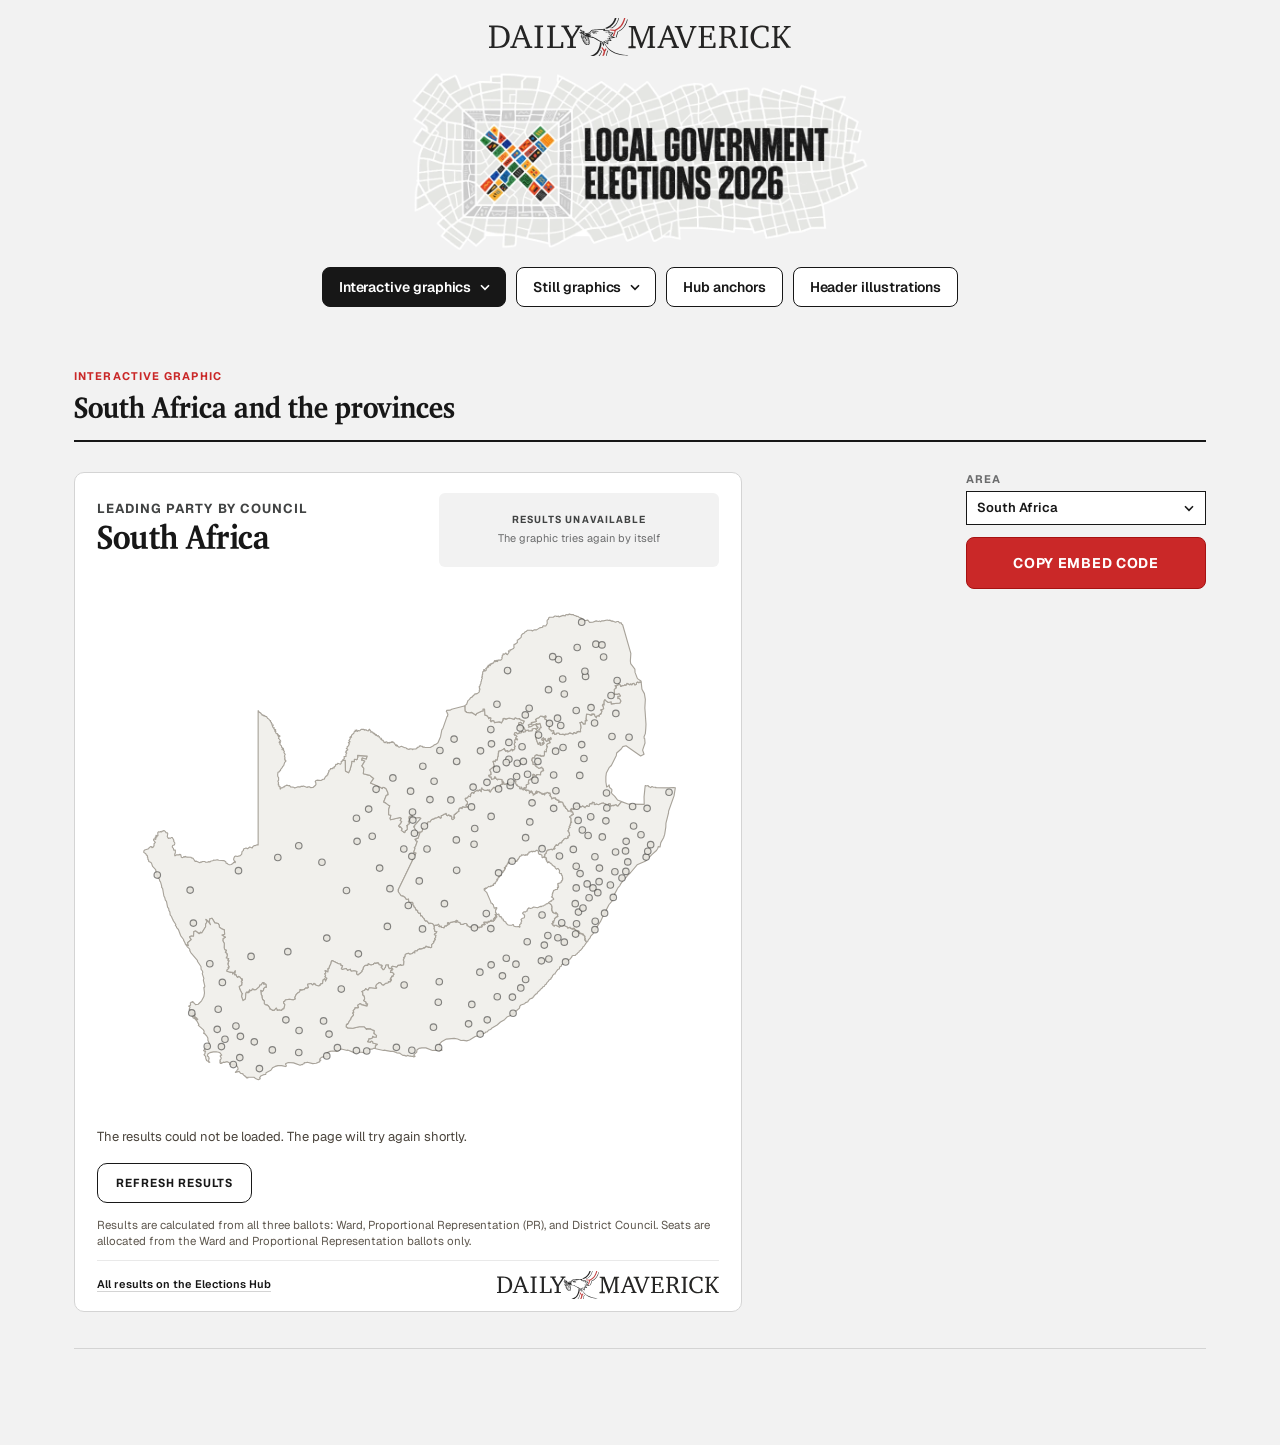
<file: index.html>
<!doctype html>
<html lang="en">
<head>
<meta charset="utf-8">
<meta name="viewport" content="width=device-width, initial-scale=1">
<meta name="robots" content="noindex">
<title>Elections 2026 graphics library v3 · Daily Maverick</title>
<link rel="stylesheet" href="https://fonts.googleapis.com/css2?family=Charis+SIL:ital,wght@0,400;0,700;1,400&family=Geist:wght@400;500;600;700&family=Archivo:wdth,wght@87.5,700&display=swap">
<style>@font-face{font-family:"DM Custom";src:url("fonts/DMCustomMar2026-V2-Bold.woff2") format("woff2");font-weight:700;font-style:normal;font-display:swap}</style>
<link rel="stylesheet" href="library.css?v=18">
</head>
<body>
<header class="lib-brand"><a href="https://www.dailymaverick.co.za" aria-label="Daily Maverick"><img src="assets/DM_Masthead_2026.svg" alt="Daily Maverick" class="lib-logo" width="3495" height="441"></a><img src="assets/LGE2026-logo.webp" alt="Local Government Elections 2026" class="lib-lge" width="1000" height="394"></header>
<nav class="lib-top" aria-label="Graphics library"></nav>
<main class="lib-main">
<h2 class="lib-group">South Africa and the provinces</h2>
<div class="lib-cards" id="lib-cards-area"></div>
<h2 class="lib-group">Councils and wards</h2>
<div class="lib-cards" id="lib-cards-muni"></div>
<h2 class="lib-group">The landscape since 2021</h2>
<div class="lib-cards" id="lib-cards-story"></div>
</main>
<script src="config.js"></script>
<script src="graphics.js?v=24"></script>
<script src="councils.js"></script>
<script src="library.js?v=24"></script>
<script src="districts.js"></script>
<script src="anchors.js?v=3"></script>
<script src="illustrations.js?v=6"></script>
</body>
</html>
</file>
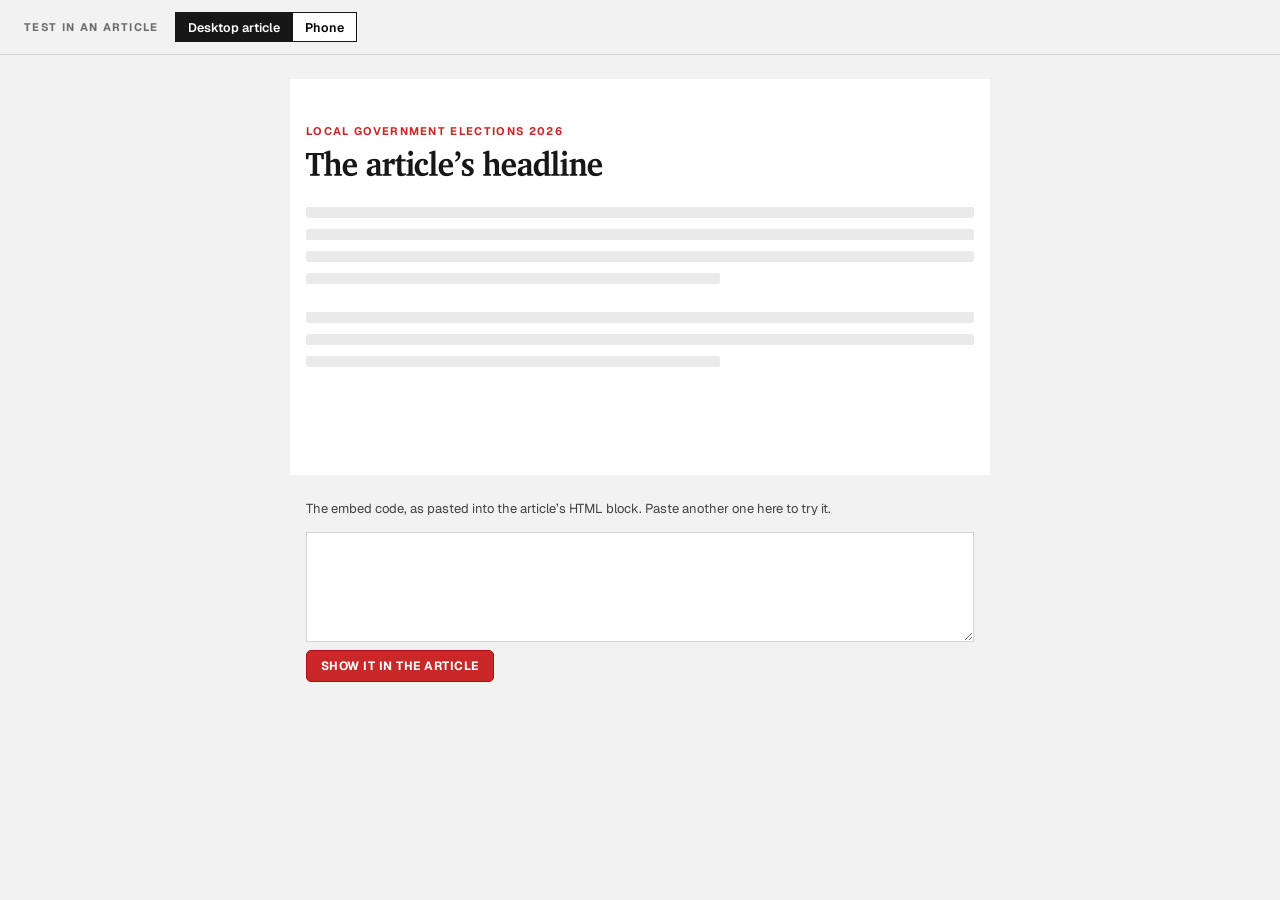
<file: article-test.html>
<!doctype html>
<html lang="en">
<head>
<meta charset="utf-8">
<meta name="viewport" content="width=device-width, initial-scale=1">
<meta name="robots" content="noindex">
<title>Test an embed in an article · Daily Maverick elections graphics</title>
<link rel="stylesheet" href="https://fonts.googleapis.com/css2?family=Charis+SIL:wght@400;700&family=Geist:wght@400;600;700&display=swap">
<style>@font-face{font-family:"DM Custom";src:url("fonts/DMCustomMar2026-V2-Bold.woff2") format("woff2");font-weight:700;font-style:normal;font-display:swap}
*{box-sizing:border-box}html{background:#F2F2F2}body{margin:0;font-family:Geist,"Helvetica Neue",Arial,sans-serif;color:#171717;-webkit-font-smoothing:antialiased}
a{color:#171717}a:hover{color:#CA2828}
.t-top{display:flex;flex-wrap:wrap;align-items:center;gap:10px 16px;padding:12px 24px;border-bottom:1px solid #D4D4D4}
.t-top b{font-size:11px;letter-spacing:.12em;text-transform:uppercase;color:#6B6C6D}
.t-seg{display:inline-flex}.t-seg button{height:30px;padding:0 12px;border:1px solid #171717;margin-right:-1px;background:#fff;font:600 12.5px Geist,sans-serif;cursor:pointer}.t-seg button.is-on{background:#171717;color:#fff}
.t-note{flex:1 1 320px;font-size:13px;line-height:1.45;color:#414343;margin:0}
.t-page{background:#fff;margin:24px auto 0;padding:40px 16px 80px;max-width:700px;transition:max-width .2s}
.t-page.is-phone{max-width:375px}
.t-col{max-width:668px;margin:0 auto}
.t-kick{font-size:11px;font-weight:700;letter-spacing:.12em;text-transform:uppercase;color:#CA2828}
.t-h{font-family:"DM Custom",Georgia,serif;font-size:34px;line-height:1.1;margin:8px 0 22px}
.t-lines{display:grid;gap:11px;margin:0 0 28px}.t-lines i{display:block;height:11px;border-radius:2px;background:#EAEAEA}.t-lines i:last-child{width:62%}
.t-embed{margin:0 0 28px}
.t-code{max-width:700px;margin:24px auto 0;padding:0 16px}
.t-code textarea{display:block;width:100%;height:110px;padding:8px 10px;border:1px solid #D4D4D4;font:12px/1.5 ui-monospace,Menlo,Consolas,monospace}
.t-code button{margin-top:8px;height:32px;padding:0 14px;border-radius:5px;border:1px solid #A61212;background:#CA2828;color:#fff;font:700 12px Geist,sans-serif;letter-spacing:.04em;text-transform:uppercase;cursor:pointer}
.t-code p{font-size:13px;line-height:1.5;color:#414343}</style>
</head>
<body>
<div class="t-top"><b>Test in an article</b><span class="t-seg" id="t-w"><button type="button" class="is-on" data-v="d">Desktop article</button><button type="button" data-v="p">Phone</button></span><p class="t-note" id="t-note"></p></div>
<div class="t-page" id="t-page"><div class="t-col"><span class="t-kick">Local government elections 2026</span><div class="t-h">The article&rsquo;s headline</div><div class="t-lines" aria-hidden="true"><i></i><i></i><i></i><i></i></div><div class="t-embed" id="t-embed"></div><div class="t-lines" aria-hidden="true"><i></i><i></i><i></i></div></div></div>
<div class="t-code"><p>The embed code, as pasted into the article&rsquo;s HTML block. Paste another one here to try it.</p><textarea id="t-src" spellcheck="false" aria-label="Embed code"></textarea><button type="button" id="t-go">Show it in the article</button></div>
<script src="config.js"></script>
<script>
(function () {
  var C = window.EHX_CONFIG || {}, here = location.href.replace(/[#?].*$/, '').replace(/[^\/]*$/, '');
  var local = location.protocol === 'file:' || /(^|\.)claudeusercontent\.com$|^localhost$|^127\.|^10\.|^192\.168\./.test(location.hostname);
  var pub = String(C.publicBase || '').replace(/\/?$/, '/'), src = document.getElementById('t-src'), box = document.getElementById('t-embed');
  var h = /(?:^|&)code=([^&]*)/.exec(location.hash.slice(1));
  src.value = h ? decodeURIComponent(h[1]) : '';
  // the code as an article would run it: the markup, then its scripts (scripts put in with innerHTML don't run by themselves)
  function show() {
    var c = src.value, note = '';
    if (local && pub && c.indexOf(pub) >= 0) { c = c.split(pub).join(here).split(JSON.stringify(new URL(pub).origin)).join(JSON.stringify(location.origin)); note = 'This is a preview copy: the frame loads this copy\u2019s files in place of ' + pub + ', the address the code points at.'; }
    document.getElementById('t-note').textContent = note || 'The frame in the article is the code exactly as pasted.';
    window.__dmEhx = 0;
    box.innerHTML = c;
    [].forEach.call(box.querySelectorAll('script'), function (s) { var n = document.createElement('script'); n.textContent = s.textContent; s.parentNode.replaceChild(n, s); });
  }
  document.getElementById('t-go').addEventListener('click', show);
  document.getElementById('t-w').addEventListener('click', function (e) {
    var b = e.target.closest('button'); if (!b) return;
    [].forEach.call(b.parentNode.children, function (x) { x.classList.toggle('is-on', x === b); });
    document.getElementById('t-page').classList.toggle('is-phone', b.getAttribute('data-v') === 'p');
  });
  if (src.value) show();
})();
</script>
</body>
</html>
</file>
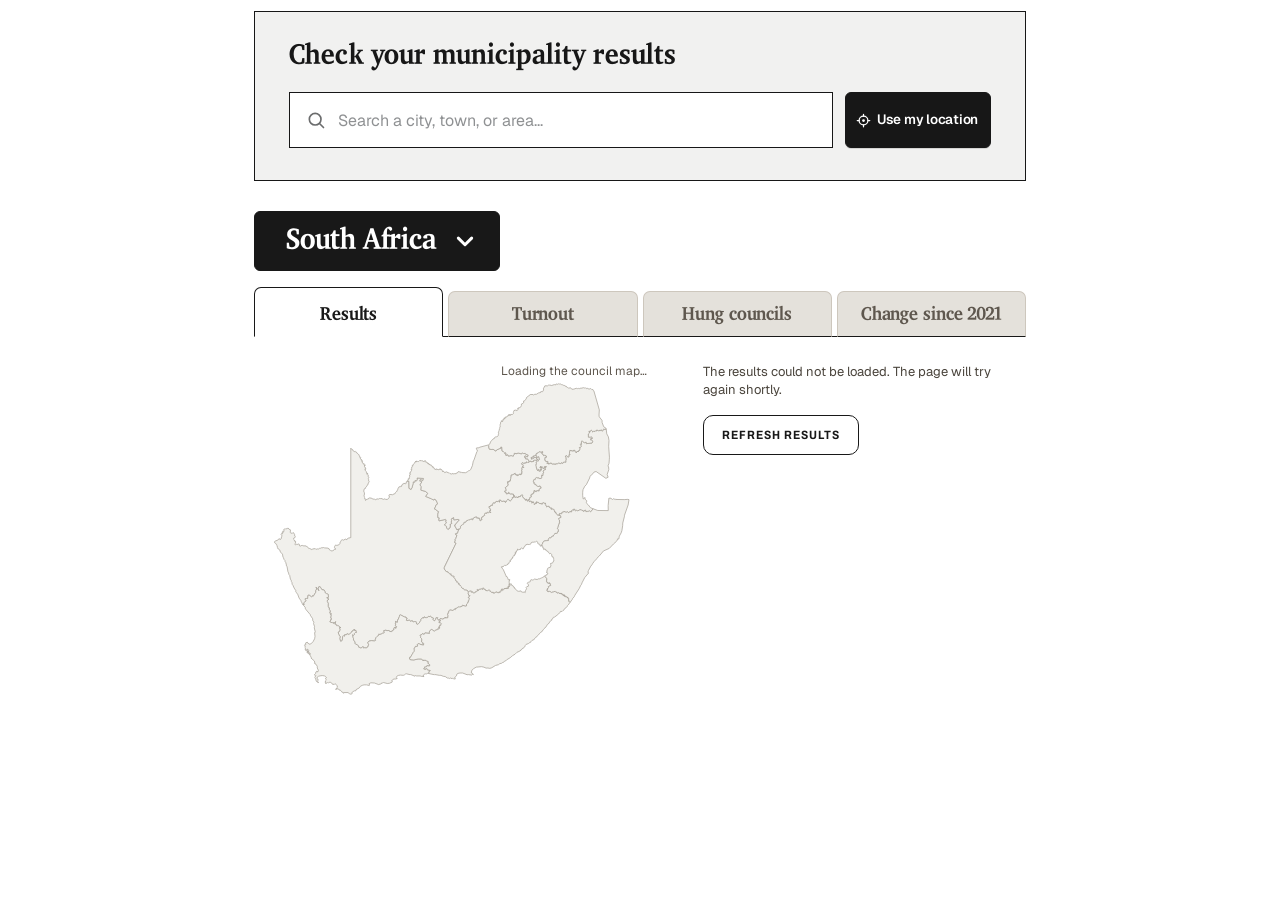
<file: graphic.html>
<!doctype html>
<html lang="en">
<head>
<meta charset="utf-8">
<meta name="viewport" content="width=device-width, initial-scale=1">
<meta name="robots" content="noindex">
<title>Elections 2026 · Daily Maverick</title>
<link rel="stylesheet" href="hub/elections-hub-post-v26.css?v=2">
<style>@font-face{font-family:"DM Custom";src:url("fonts/DMCustomMar2026-V2-Bold.woff2") format("woff2");font-weight:700;font-style:normal;font-display:swap}</style>
<link rel="stylesheet" href="embed.css?v=54">
<link rel="stylesheet" href="embed-fit.css?v=33">
<script src="config.js"></script>
<script src="graphics.js?v=24"></script>
<script src="embed-boot.js?v=9"></script>
</head>
<body>
<!-- One graphic of the Elections Hub (post-elections v26), picked by the address: see README.md. The markup is the hub's (the municipality finder and the results tabs), without its mastheads, story feeds and buttons; embed.js adds the title, the count's progress and the credit around the graphic. -->
<div id="dm-eh" class="dm-eh" data-api="" data-year="2026" data-phase="auto" data-declared="" data-deadline="" data-files="data">
<section class="eh-hero" data-screen-label="02 Hero & municipality lookup" style="padding: 3px 0px 16px"><div class="eh-hero-inner" style="display: block; font-family: &quot;Charis SIL&quot;; font-size: 17px"><div style="margin-top:0;"><div class="mf-widget" id="mf-widget" aria-label="Find my municipality"><div class="mf-search" style="padding: 30px 34px 32px"><div class="mf-search-head"><div><h3 style="font-size: 29px; margin: 0px 0px 2px">Check your municipality results</h3></div></div><div class="mf-find"><div class="mf-combo"><div class="mf-input-row" id="mf-input-row"><span class="mf-search-icon" aria-hidden="true"><svg width="20" height="20" viewBox="0 0 24 24" fill="none"><circle cx="11" cy="11" r="7" stroke="currentColor" stroke-width="2"></circle><line x1="16.5" y1="16.5" x2="21" y2="21" stroke="currentColor" stroke-width="2" stroke-linecap="round"></line></svg></span><input id="mf-input" class="mf-input" type="text" autocomplete="off" autocorrect="off" autocapitalize="off" enterkeyhint="search" spellcheck="false" placeholder="Search a city, town, or area..." aria-label="Search a city, town, or area" aria-autocomplete="list" aria-controls="mf-suggest" aria-expanded="false"><button id="mf-clear" class="mf-clear" type="button" aria-label="Clear and search again" hidden><svg width="16" height="16" viewBox="0 0 24 24" fill="none" aria-hidden="true"><line x1="5" y1="5" x2="19" y2="19" stroke="currentColor" stroke-width="2.2" stroke-linecap="round"></line><line x1="19" y1="5" x2="5" y2="19" stroke="currentColor" stroke-width="2.2" stroke-linecap="round"></line></svg></button></div><div id="mf-suggest" class="mf-suggest" role="listbox" aria-label="Place suggestions"></div></div><button id="mf-locate" class="mf-locate" type="button" aria-describedby="mf-loc-msg"><svg width="18" height="18" viewBox="0 0 24 24" fill="none" stroke="currentColor" stroke-width="2" stroke-linecap="round" aria-hidden="true"><circle cx="12" cy="12" r="7"></circle><circle cx="12" cy="12" r="2.2" fill="currentColor" stroke="none"></circle><path d="M12 2v3M12 19v3M2 12h3M19 12h3"></path></svg><span class="mf-locate-lbl" style="letter-spacing: -0.25px">Use my location</span></button></div><p class="mf-loc-msg" id="mf-loc-msg" role="status" aria-live="polite" hidden></p><p class="mf-hint" id="mf-hint"></p></div><div id="mf-file" class="mf-file" data-screen-label="02 Municipal file" aria-live="polite"><div class="mf-file-banner"><div><h2 id="mf-file-name">—</h2><div class="type" id="mf-file-type">DISTRICT MUNICIPALITY · KWAZULU-NATAL </div><div class="mf-banner-facts" id="mf-banner-facts"></div></div><div class="mf-file-map" aria-hidden="true"><div class="mf-map-svg" id="mf-file-map-svg"></div></div></div><div class="mf-file-inner-body" style="padding-top: 24px"><div class="mf-file-body" id="mf-file-body"></div><div class="mf-ward" id="mf-ward" hidden style="padding-top: 40px"><div class="mf-ward-row" id="mf-ward-row"><span class="mf-ward-ic" aria-hidden="true"><svg width="20" height="20" viewBox="0 0 24 24" fill="none"><circle cx="12" cy="12" r="8" stroke="currentColor" stroke-width="2"></circle><circle cx="12" cy="12" r="2.6" fill="currentColor"></circle></svg></span><select id="mf-ward-select" class="mf-ward-select" aria-label="Your ward"><option value="">Choose your ward&hellip;</option></select><span class="mf-ward-chev" aria-hidden="true">&#9662;</span></div><p class="mf-ward-help" style="text-align:right;font-size:14px">Not sure? <a href="https://www.elections.org.za/pw/voter/Who-Is-My-Ward-Councillor" target="_blank" rel="noopener">Find your ward</a></p><div class="mf-wardgov" id="mf-wardgov" hidden></div><div class="mf-wardpanel" id="mf-wardpanel" hidden></div></div><div class="mf-stories" id="mf-stories" hidden></div></div></div></div></div></div></section>
<section class="eh-section eh-tabs-sec" id="eh-tabs-sec" data-screen-label="03 Results tabs"><div class="eh-wrap"><div class="eh-tabs-head"><div class="res-h"><div class="res-dslot" id="res-dslot" role="status" hidden></div><div class="res-pick" id="res-pick"><button class="res-pbtn" id="res-pick-btn" type="button" aria-label="Area: South Africa" aria-expanded="false" aria-controls="res-pick-menu"><span class="res-pface"><span class="res-pname" id="res-pick-name">South Africa</span><svg class="res-pchev" viewBox="0 0 12 12" aria-hidden="true"><path d="M2 4.25l4 4 4-4"></path></svg></span></button><div class="res-pmenu" id="res-pick-menu" role="group" aria-label="Choose an area" hidden></div></div></div><div class="eh-tabs" id="eh-tabs" role="tablist" aria-label="Results"><button type="button" class="eh-tab is-on" id="eh-tab-all" role="tab" aria-selected="true" aria-controls="eh-res" data-tab="all">Results</button><button type="button" class="eh-tab" id="eh-tab-turnout" role="tab" aria-selected="false" aria-controls="eh-res" data-tab="turnout" tabindex="-1">Turnout</button><button type="button" class="eh-tab" id="eh-tab-hung" role="tab" aria-selected="false" aria-controls="eh-hung" data-tab="hung" tabindex="-1">Hung councils<b class="eh-tab-n" id="eh-tab-hung-n" hidden></b></button><button type="button" class="eh-tab" id="eh-tab-cmp" role="tab" aria-selected="false" aria-controls="eh-cmp" data-tab="cmp" tabindex="-1">Change since 2021</button></div></div>
<div class="eh-res eh-tab-panel" id="eh-res" role="tabpanel" aria-labelledby="eh-tab-all" data-screen-label="03 Results / Turnout"><div class="res-state" id="res-state" aria-live="polite"></div><div class="res-grid"><div class="res-map" id="res-map"></div><div class="res-board"><div class="res-stand" id="res-stand"></div></div></div><div class="res-tbl" id="res-tbl"></div></div>
<div class="eh-hung eh-tab-panel" id="eh-hung" role="tabpanel" aria-labelledby="eh-tab-hung" data-screen-label="04 Hung councils" hidden><div class="eh-hung-body" id="eh-hung-body" aria-live="polite"></div></div>
<div class="eh-cmp eh-tab-panel" id="eh-cmp" role="tabpanel" aria-labelledby="eh-tab-cmp" data-screen-label="05 Change since 2021" hidden><div class="eh-cmp-body" id="eh-cmp-body" aria-live="polite"></div></div>
</div></section>
<div class="eh-live-more" id="eh-live-more" hidden></div>
<div class="mf-modal" id="mf-resp-modal" hidden><div class="mf-modal-backdrop" data-resp-close></div><div class="mf-modal-dialog" role="dialog" aria-modal="true" aria-labelledby="mf-resp-title" style="padding: 40px 44px 42px"><button class="mf-modal-x" type="button" data-resp-close aria-label="Close">&times;</button><h2 class="mf-modal-title" id="mf-resp-title"></h2><div class="mf-modal-body" id="mf-resp-body"></div></div></div>
<script type="application/json" id="eh-sittings">{}</script>
</div>
<script>
/* the settings in config.js on the hub's root, then the hub: the live build, or the preview build for the sample count and the 2021 results */
(function () {
  var C = window.EHX_CONFIG || {}, X = window.EHX || {}, r = document.getElementById('dm-eh'), q = new URL(location.href).searchParams, dec = C.declared || '';
  if (X.data === 'sample') dec = q.get('decl') === '1' ? q.get('now') || '2026-11-05' : '';
  if (dec) r.setAttribute('data-declared', dec);
  if (C.deadline) r.setAttribute('data-deadline', C.deadline);
  if (C.votingDay) r.setAttribute('data-voting-day', C.votingDay);
  if (C.sittings && Object.keys(C.sittings).length) document.getElementById('eh-sittings').textContent = JSON.stringify(C.sittings);
  document.write('<script src="hub/elections-hub-post-v26' + (X.build === 'preview' ? '-preview' : '') + '.js?v=9"><\/script>');
})();
</script>
<script src="export.js?v=2"></script>
<script src="embed.js?v=48"></script>
<script src="embed-fit.js?v=34"></script>
</body>
</html>
</file>
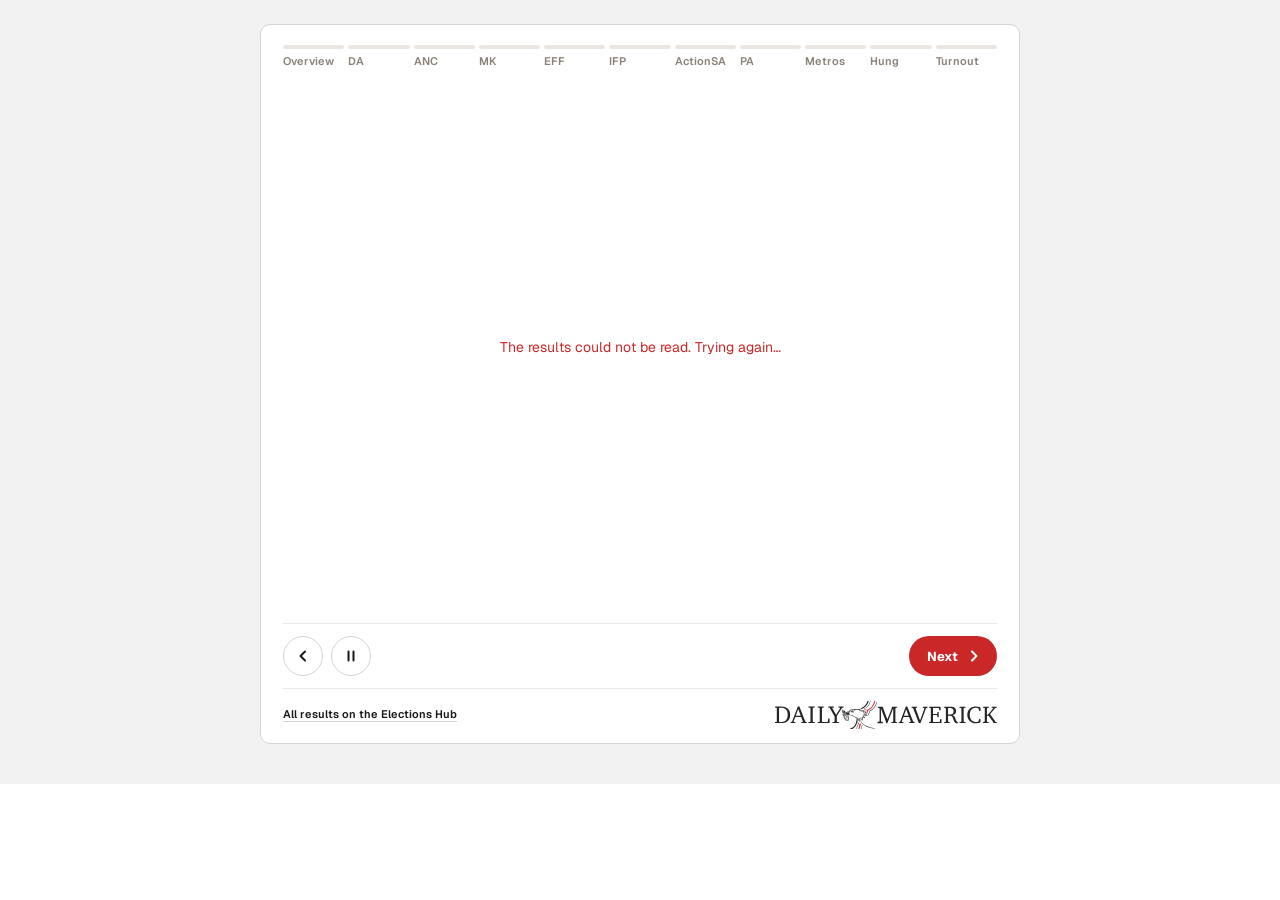
<file: story.html>
<!doctype html>
<html lang="en">
<head>
<meta charset="utf-8">
<meta name="viewport" content="width=device-width, initial-scale=1">
<meta name="robots" content="noindex">
<title>Since 2021 · Elections 2026 · Daily Maverick</title>
<link rel="stylesheet" href="https://fonts.googleapis.com/css2?family=Charis+SIL:ital,wght@0,400;0,700;1,400&family=Geist:wght@100..900&family=Archivo:wdth,wght@87.5,700&display=swap">
<style>@font-face{font-family:"DM Custom";src:url("fonts/DMCustomMar2026-V2-Bold.woff2") format("woff2");font-weight:700;font-style:normal;font-display:swap}</style>
<link rel="stylesheet" href="story.css?v=3">
<script src="config.js"></script>
<script src="graphics.js?v=24"></script>
</head>
<body>
<!-- Since 2021 (library v3.16): the story (embed=story) or one of its frames (embed=frame&view=<frame>), drawn from the 2021 and 2026 results read from the RevEngine IEC service. See README.md, "Since 2021". -->
<div id="dm-eh" class="sx"></div>
<script src="story-data.js?v=2"></script>
<script src="story-frames.js?v=2"></script>
<script src="story.js?v=2"></script>
<script src="export.js?v=2"></script>
</body>
</html>
</file>
<file: library.css>
/* library.css — the graphics library: a grey page, the graphics on it in their own white cards (Daily Maverick: Geist for the interface,
   DM Custom for headings, Charis SIL for copy). */
:root{--dm-red:#CA2828;--dm-red-dark:#A61212;--ink-1:#171717;--ink-2:#292929;--ink-3:#414343;--ink-4:#6B6C6D;--hair:#D4D4D4;--hair-2:#E2E2E2;--page:#F2F2F2;--ui:"Geist","Helvetica Neue",Arial,sans-serif;--display:"DM Custom",Georgia,serif;--serif:"Charis SIL",Georgia,"Times New Roman",serif}
*{box-sizing:border-box}
html{background:var(--page)}
body{margin:0;font-family:var(--ui);color:var(--ink-1);-webkit-font-smoothing:antialiased;text-wrap:pretty}
a{color:var(--ink-1)}
a:hover{color:var(--dm-red)}
button{font:inherit}
/* the top: Daily Maverick's masthead above the Local Government Elections logo, centred; under it
   the bar of menus, which stays at the top of the window */
.lib-brand{display:flex;flex-direction:column;align-items:center;gap:14px;padding:18px 24px 6px}
.lib-lge{display:block;width:460px;max-width:100%;height:auto}
.lib-logo{height:38px;width:auto;max-width:100%;display:block}
.lib-top{position:sticky;top:0;z-index:5;display:flex;flex-wrap:wrap;align-items:center;justify-content:center;gap:10px;padding:10px 24px;background:var(--page)}
.lib-main{max-width:1180px;margin:0 auto;padding:0 24px 96px}
/* the preview settings */
.lib-set{display:grid;gap:10px;padding:18px 0 22px;border-bottom:1px solid var(--hair)}
.lib-set-row{display:flex;flex-wrap:wrap;align-items:center;gap:8px 14px}
.lbl{font-size:11px;font-weight:700;letter-spacing:.1em;text-transform:uppercase;color:var(--ink-4)}
.lib-set-row > .lbl{width:132px;flex:none}
.lib-seg{display:inline-flex;flex-wrap:wrap}
.lib-seg button{height:32px;padding:0 13px;border:1px solid var(--ink-1);margin:0 -1px 0 0;background:#fff;color:var(--ink-1);font-size:12.5px;font-weight:600;cursor:pointer;white-space:nowrap}
.lib-seg button:hover{background:#F7F7F7}
.lib-seg button.is-on{background:var(--ink-1);color:#fff}
.lib-set-note{margin:0;font-size:13px;line-height:1.5;color:var(--ink-3)}
.lib-set-note:empty{display:none}
.lib-base{display:flex;flex-wrap:wrap;align-items:center;gap:6px 10px;font-size:13px;line-height:1.5;color:var(--ink-3)}
.lib-base code{font:12.5px/1.4 ui-monospace,SFMono-Regular,Menlo,Consolas,monospace;color:var(--ink-1);word-break:break-all}
.lib-dot{display:inline-flex;align-items:center;gap:6px;font-weight:600}
.lib-dot::before{content:"";width:8px;height:8px;border-radius:50%;background:#B7B7B7}
.lib-dot.is-ok{color:#17843A}.lib-dot.is-ok::before{background:#17843A}
.lib-dot.is-bad{color:var(--dm-red)}.lib-dot.is-bad::before{background:var(--dm-red)}
.lib-group{font-family:var(--display);font-size:30px;line-height:1.1;margin:52px 0 0;padding:0 0 14px;border-bottom:2px solid var(--ink-1)}
/* a graphic */
.lib-cards{display:grid}.lib-cards[hidden],.lib-group[hidden]{display:none}
/* the graphic, and beside it (over it, where the two do not fit side by side) the pickers, one under the other, with the card's big
   button (Copy embed code, or Download PNG at twice the size) and its message under them; the kind of graphic over the group's heading.
   wrap-reverse puts the pickers' row on top when they wrap; in it flex-end is the top */
.g{display:flex;flex-wrap:wrap-reverse;align-items:flex-end;gap:22px 40px;padding:30px 0 36px;border-bottom:1px solid var(--hair)}
.g-mode{display:flex;flex-wrap:wrap;align-items:center;gap:6px 10px;margin:0 0 7px;font-size:11px;font-weight:700;letter-spacing:.1em;text-transform:uppercase;color:var(--dm-red)}
.lib-mode{margin:52px 0 10px}.lib-mode + .lib-group{margin-top:0}
.g-side{flex:0 0 240px;display:grid;gap:12px;align-content:start;min-width:0}
.g-pick{display:flex;flex-direction:column;gap:12px}
.g-pick:empty{display:none}
.g-pick label{display:flex;flex-direction:column;gap:5px}
.g-pick select{font:600 13px/1.2 var(--ui);color:var(--ink-1);height:34px;width:100%;padding:0 30px 0 10px;border:1px solid var(--ink-1);border-radius:0;background:#fff url("data:image/svg+xml,%3Csvg xmlns='http://www.w3.org/2000/svg' width='12' height='12' viewBox='0 0 12 12'%3E%3Cpath d='M2 4.25l4 4 4-4' fill='none' stroke='%23171717' stroke-width='1.6'/%3E%3C/svg%3E") no-repeat right 10px center;appearance:none;-webkit-appearance:none}
.g-pick .lib-seg{padding:0 1px 1px 0}
.g-pick .lib-seg button{flex:1 1 auto;height:34px;margin:0 -1px -1px 0;padding:0 10px}
.g-stage{order:-1;flex:1 1 auto;min-width:0;overflow-x:auto}
.g-stage iframe{display:block;width:668px;max-width:100%;height:760px;border:0;background:transparent}
/* v3.4 · a still graphic's frame is always laid out at the width picked (the image's); a narrower window shows it smaller (library.js fitStill) */
.g.is-still .g-stage{overflow:hidden}
.g.is-still .g-stage iframe{max-width:none;transform-origin:0 0}
.btn{display:inline-flex;align-items:center;justify-content:center;height:32px;padding:0 14px;border-radius:5px;border:1px solid var(--hair);background:#fff;color:var(--ink-1);font-size:12px;font-weight:700;letter-spacing:.04em;text-transform:uppercase;text-decoration:none;cursor:pointer;white-space:nowrap;transition:transform .12s ease,box-shadow .12s ease}
.btn:hover{transform:scale(1.035);box-shadow:0 1px 5px rgba(0,0,0,.16);color:var(--ink-1)}
.btn:disabled{opacity:.55;cursor:default;transform:none;box-shadow:none}
.btn.is-primary{background:var(--dm-red);border-color:var(--dm-red-dark);color:#fff;height:36px;padding:0 18px;font-size:12.5px}
.btn.is-primary:hover{color:#fff}
.btn.is-big{width:100%;height:52px;padding:0 20px;border-radius:8px;font-size:14px;letter-spacing:.05em}
.btn.is-big:hover{transform:scale(1.015)}
.g-pick select{text-overflow:ellipsis}
.btn.is-done{background:#17843A;border-color:#106B2D;color:#fff}
.g-msg{margin:0;font-size:13px;line-height:1.45;color:var(--ink-3)}
.g-msg:empty{display:none}
.g-msg.is-err{color:var(--dm-red)}
.lib-notes{padding-top:44px;max-width:780px}
.lib-notes h2{font-family:var(--display);font-size:24px;margin:0 0 12px}
.lib-notes p{font-family:var(--serif);font-size:16px;line-height:1.6;margin:0 0 12px;color:var(--ink-2)}
.lib-shot{position:fixed;left:0;top:0;border:0;opacity:0;pointer-events:none;z-index:-1}
/* the menus: Interactive graphics and Still graphics in the bar open every graphic, in the page's two groups, with a snapshot of each */
.lib-nav{display:flex;align-items:center;gap:10px}
.lib-nav-lead{margin:0 0 -12px;max-width:760px;font-family:var(--serif);font-size:15px;line-height:1.5;color:var(--ink-2)}
.lib-nav-btn{display:inline-flex;align-items:center;gap:8px;height:40px;padding:0 14px 0 16px;border:1px solid var(--ink-1);border-radius:8px;background:#fff;color:var(--ink-1);font-size:14px;font-weight:600;line-height:1;letter-spacing:-.005em;cursor:pointer;white-space:nowrap}
.lib-nav-btn:hover{background:#F7F7F7}
.lib-nav-btn.is-active,.lib-nav-btn[aria-expanded="true"]{background:var(--ink-1);color:#fff}
.lib-nav-btn svg{flex:none;width:12px;height:12px;fill:none;stroke:currentColor;stroke-width:1.7;transition:transform .15s ease}
.lib-nav-btn[aria-expanded="true"] svg{transform:rotate(180deg)}
.lib-page-btn{padding:0 16px}
.lib-nav-scrim{position:fixed;left:0;right:0;top:var(--bar-b,61px);bottom:0;background:rgba(23,23,23,.32)}
.lib-nav-panel{position:absolute;left:0;right:0;top:100%;max-height:calc(100vh - var(--bar-b,61px));overflow-y:auto;overscroll-behavior:contain;background:var(--page);border-bottom:1px solid var(--hair);box-shadow:0 18px 36px -14px rgba(0,0,0,.3)}
.lib-nav-scrim[hidden],.lib-nav-panel[hidden]{display:none}
.lib-nav-in{max-width:1180px;margin:0 auto;padding:22px 24px 30px;display:grid;gap:28px}
.lib-nav-hd{display:grid;gap:10px;margin:0 0 -4px}.lib-nav-hd .lib-nav-lead{margin:0}
.lib-nav-tl{display:flex;flex-wrap:wrap;align-items:center;gap:10px 18px}
.lib-nav-title{font-family:var(--display);font-size:42px;line-height:1.08;margin:0}
.lib-nav-only{display:inline-flex;align-items:center;min-height:32px;padding:4px 12px;border-radius:4px;background:var(--dm-red);color:#fff;font-size:13px;font-weight:700;letter-spacing:.08em;text-transform:uppercase}
.g-only{padding:3px 7px;border-radius:3px;background:var(--dm-red);color:#fff}
.lib-nav-h{font-family:var(--display);font-size:19px;line-height:1.15;margin:0 0 14px;padding:0 0 9px;border-bottom:2px solid var(--ink-1)}
.lib-nav-tiles{list-style:none;margin:0;padding:0;display:grid;grid-template-columns:repeat(6,minmax(0,1fr));gap:18px 16px}
.lib-nav-tile{display:flex;flex-direction:column;gap:6px;min-width:0}
.lib-nav-a{display:flex;flex-direction:column;gap:9px;color:var(--ink-1);text-decoration:none}
.lib-nav-img{display:block;aspect-ratio:4/3;background:#fff;border:1px solid var(--hair);overflow:hidden;transition:border-color .12s ease,box-shadow .12s ease}
.lib-nav-img img{display:block;width:100%;height:100%;object-fit:cover}
.lib-nav-a:hover .lib-nav-img,.lib-nav-a:focus-visible .lib-nav-img{border-color:var(--ink-1);box-shadow:0 2px 10px rgba(0,0,0,.14)}
.lib-nav-a:focus-visible{outline:none}.lib-nav-tile.is-current .lib-nav-img{border-color:var(--ink-1);box-shadow:0 0 0 1px var(--ink-1)}
.lib-nav-name{font-family:var(--display);font-size:15.5px;line-height:1.2}
.lib-nav-a:hover .lib-nav-name,.lib-nav-a:focus-visible .lib-nav-name{color:var(--dm-red)}
.lib-nav-views{display:flex;flex-wrap:wrap;gap:3px 10px;font-size:12px;line-height:1.35}
.lib-nav-views a{color:var(--ink-3);font-weight:500;text-decoration:none}
.lib-nav-views a:hover,.lib-nav-views a:focus-visible{color:var(--dm-red);text-decoration:underline}
/* a card arrived at from the menu */
.g{scroll-margin-top:76px}
.g.is-target{animation:lib-arrive 2.4s ease-out}
@keyframes lib-arrive{0%,35%{background:#fff;box-shadow:0 0 0 16px #fff}100%{background:rgba(255,255,255,0);box-shadow:0 0 0 16px rgba(255,255,255,0)}}
@media (max-width:1020px){.lib-nav-tiles{grid-template-columns:repeat(3,minmax(0,1fr))}}
@media (max-width:760px){.lib-brand{padding:14px 16px 4px}.lib-lge{width:400px}}
@media (max-width:560px){.lib-nav-x{display:none}}
@media (max-width:560px){.lib-nav-title{font-size:32px}.lib-nav-in{padding:18px 16px 26px;gap:24px}.lib-nav-tiles{grid-template-columns:repeat(2,minmax(0,1fr));gap:16px 12px}}
/* the pages: Hub anchors (a link to every part of the Elections Hub, anchors.js) and Header illustrations (illustrations.js), a button each
   in the bar that puts its page in the graphic's place */
.lib-main.is-page > :not(.lib-page),.lib-page[hidden]{display:none}
.lib-page-lead{margin:18px 0 0;max-width:760px;font-family:var(--serif);font-size:16px;line-height:1.55;color:var(--ink-2)}
.lib-anc,.lib-ill{display:flex;align-items:center}
.ill-in{display:grid;gap:20px;padding:0 0 30px}
.ill-cta{display:grid;justify-items:center;gap:14px;padding:36px 0 8px;text-align:center}.ill-cta .lib-page-lead{margin:0;max-width:560px}
.btn.ill-go{width:440px;max-width:100%;height:68px;border-radius:10px;font-size:17px}
.ill-ex{display:grid;gap:12px;width:100%;margin-top:14px;padding-top:20px;border-top:1px solid var(--hair)}
.ill-pair{display:grid;grid-template-columns:minmax(0,1.501fr) minmax(0,1.792fr);gap:16px;align-items:start}
.ill-fig{margin:0;display:grid;gap:8px;min-width:0}
.ill-fig img{display:block;width:100%;height:auto;border:1px solid var(--hair);background:#fff}
@media (max-width:760px){.ill-pair{grid-template-columns:minmax(0,1fr)}}
.anc-in{display:grid;gap:22px;padding:0 0 30px}
.anc-out{position:sticky;top:var(--bar-h,61px);z-index:1;display:flex;flex-wrap:wrap;align-items:center;gap:8px 10px;padding:18px 0 14px;background:var(--page);border-bottom:1px solid var(--hair)}
.anc-out code{flex:1 1 360px;min-width:0;padding:7px 10px;background:#fff;border:1px solid var(--hair);font:12.5px/1.45 ui-monospace,SFMono-Regular,Menlo,Consolas,monospace;color:var(--ink-1);word-break:break-all;user-select:all}
.anc-msg{flex:1 0 100%;margin:0;min-height:18px;font-size:13px;line-height:1.4;color:var(--ink-3)}
.anc-cols{display:grid;grid-template-columns:minmax(0,.8fr) minmax(0,1fr) minmax(0,1.15fr);gap:28px 32px;align-items:start}
.anc-picks{display:flex;flex-wrap:wrap;gap:10px;margin:0 0 12px}
.anc-picks label{display:flex;flex-direction:column;gap:5px;flex:1 1 200px;min-width:0}
.anc-picks label.anc-ward{flex:0 1 130px}
.anc-picks label[hidden]{display:none}
.anc-picks select{font:600 13px/1.2 var(--ui);color:var(--ink-1);height:34px;width:100%;padding:0 30px 0 10px;border:1px solid var(--ink-1);border-radius:0;background:#fff url("data:image/svg+xml,%3Csvg xmlns='http://www.w3.org/2000/svg' width='12' height='12' viewBox='0 0 12 12'%3E%3Cpath d='M2 4.25l4 4 4-4' fill='none' stroke='%23171717' stroke-width='1.6'/%3E%3C/svg%3E") no-repeat right 10px center;appearance:none;-webkit-appearance:none}
.anc-list{list-style:none;margin:0;padding:0;border-top:1px solid var(--hair)}
.anc-a{display:flex;flex-wrap:wrap;align-items:baseline;justify-content:space-between;gap:2px 12px;width:100%;padding:9px 10px;border:0;border-bottom:1px solid var(--hair);background:transparent;color:var(--ink-1);text-align:left;cursor:pointer}
.anc-a:hover{background:#fff}
.anc-a:focus-visible{outline:2px solid var(--ink-1);outline-offset:-2px}
.anc-name{font-size:14px;font-weight:600;line-height:1.3}
.anc-a code{font:12px/1.45 ui-monospace,SFMono-Regular,Menlo,Consolas,monospace;color:var(--ink-3);overflow-wrap:anywhere;text-align:right}
.is-part .anc-a{padding-left:24px}
.is-part .anc-name{font-weight:500;color:var(--ink-2)}
.anc-a.is-on{background:var(--ink-1)}
.anc-a.is-on .anc-name,.anc-a.is-on code{color:#fff}
.anc-note{margin:10px 0 0;font-size:12.5px;line-height:1.5;color:var(--ink-3)}
@media (max-width:900px){.anc-cols{grid-template-columns:minmax(0,1fr)}}
@media (max-width:560px){.lib-top,.lib-nav{gap:8px}.lib-nav-btn{height:36px;padding:0 12px;gap:6px;font-size:13px}.lib-nav-btn svg{display:none}}
@media (max-width:480px){.anc-out{padding-top:14px}}
@media (max-width:760px){.g-side{flex-basis:100%}.lib-set-row > .lbl{width:auto}.lib-top{padding:10px 16px}.lib-main{padding:0 16px 80px}}
/* the open menus: black, with white type */
.lib-nav-panel{--dm-red-lt:oklch(.72 .15 25);background:var(--ink-1);color:#fff;border-bottom-color:#000;color-scheme:dark}
.lib-nav-panel .lib-nav-lead{color:var(--hair)}
.lib-nav-panel .lib-nav-h{border-bottom-color:#fff}
.lib-nav-panel .lib-nav-a{color:#fff}
.lib-nav-panel .lib-nav-img{border-color:var(--ink-1)}
.lib-nav-panel .lib-nav-a:hover .lib-nav-img,.lib-nav-panel .lib-nav-a:focus-visible .lib-nav-img{border-color:#fff;box-shadow:none}
.lib-nav-panel .lib-nav-tile.is-current .lib-nav-img{border-color:#fff;box-shadow:0 0 0 1px #fff}
.lib-nav-panel .lib-nav-a:hover .lib-nav-name,.lib-nav-panel .lib-nav-a:focus-visible .lib-nav-name,.lib-nav-panel .lib-nav-views a:hover,.lib-nav-panel .lib-nav-views a:focus-visible{color:var(--dm-red-lt)}
.lib-nav-panel .lib-nav-views a{color:#B7B7B7}
/* v3.16 · Since 2021: the story's frames to pick (chips, black when in the story) */
.g-pick .g-lab{display:flex;flex-direction:column;gap:6px}
.lib-chips{display:flex;flex-wrap:wrap;gap:6px}
.lib-chips button{height:30px;padding:0 11px;border:1px solid var(--ink-1);border-radius:15px;background:#fff;color:var(--ink-1);font-size:12.5px;font-weight:600;line-height:1;cursor:pointer;white-space:nowrap}
.lib-chips button:hover{background:#F7F7F7}
.lib-chips button.is-on{background:var(--ink-1);color:#fff}
.lib-chips button:focus-visible{outline:2px solid var(--ink-1);outline-offset:2px}
</file>
<file: hub/elections-hub-post-v26.css>
/* Daily Maverick · Elections Hub 2026, post-elections v26 — stylesheet for the custom page (CMS build). Pair with elections-hub-post-v26.js and
   elections-hub-post-v26.html (one markup: the page picks its phase itself). v4's rules ("phases"), v5's ("coalition mode"), v6's ("hover"), v7's ("Results across South Africa, redesigned"), v8's ("the ward map"), v10's (the ward map's views), v11's (the two ward maps) and v13's (the councils by boundary) are at the end.
   Everything is scoped to #dm-eh (the wrapper in elections-hub.html), so nothing here restyles the rest of the site.
   Fonts: Charis SIL, Geist, Barlow and Archivo (v27, for the coalition builder) load from Google Fonts (delete the @import if the site already loads them); DM Custom loads from the Daily Maverick server (www.dailymaverick.co.za/fonts/dmcustom/), nothing is embedded. */
@import url("https://fonts.googleapis.com/css2?family=Charis+SIL:ital,wght@0,400;0,700;1,400&family=Geist:wght@100..900&family=Barlow:wght@400;600&family=Archivo:wdth,wght@87.5,700;100,500&display=swap");
@font-face { font-family: "DM Custom"; src: url("https://www.dailymaverick.co.za/fonts/dmcustom/DMCustomMar2026-V2-Bold.woff2") format("woff2"); font-weight: 700; font-style: normal; font-display: swap; }
#dm-eh{--dm-red:#D33D3D;--dm-red-cta:#CA2828;--dm-blue:#1E71AF;--dm-green:#567B43;--dm-orange:#F37421;--dm-ink-1:#171717;--dm-ink-2:#292929;--dm-ink-3:#414343;--dm-ink-4:#6B6C6D;--dm-ink-5:#8F9193;--dm-grey-1:#E9E9E9;--dm-grey-2:#D4D4D4;--dm-grey-3:#F2F2F2;--dm-surface:#FFFFFF;--dm-cream:#F9F5EA;--font-display:"DM Custom", Georgia, serif;--font-serif:"Charis SIL", Georgia, "Times New Roman", serif;--font-ui:"Geist", "Helvetica Neue", Arial, sans-serif;--font-utility:"Helvetica Neue", Helvetica, Arial, sans-serif;margin:0;padding:0;background:var(--dm-surface);font-family:var(--font-ui);color:var(--dm-ink-1);-webkit-font-smoothing:antialiased;text-wrap:pretty}
#dm-eh,#dm-eh *{box-sizing:border-box}
#dm-eh a{color:inherit;text-decoration:none}
#dm-eh .eh-mast-inner{margin:0 auto;padding:28px 64px 30px;display:grid;align-items:end}
#dm-eh .eh-mast .count{text-align:right;border-left:1px solid rgba(255,255,255,0.18);padding:6px 0 6px 36px}
#dm-eh .eh-mast .count .lbl{display:block;font-family:var(--font-ui);font-size:10.5px;font-weight:700;letter-spacing:0.16em;text-transform:uppercase;margin-bottom:6px}
#dm-eh .eh-mast .count .n{font-family:var(--font-display);font-weight:700;line-height:0.9;letter-spacing:-0.01em}
#dm-eh .eh-mast .count .when{font-family:var(--font-ui);font-size:13px;margin-top:6px;letter-spacing:0.04em}
#dm-eh .eh-wrap{margin:0 auto;padding:0 64px}
#dm-eh .eh-section{padding:60px 0 56px;border-bottom:1px solid var(--dm-grey-1)}
#dm-eh .eh-sec-head{display:grid;grid-template-columns:1fr auto;align-items:end;gap:24px;margin-bottom:28px;border-top:2px solid var(--dm-ink-1);padding-top:16px}
#dm-eh .eh-sec-head.eh-sec-head-mb{border-top:none;margin-bottom:36px}
#dm-eh .eh-sec-head-mb h2{font-size:40px}
#dm-eh .eh-sec-head h2{margin:0;font-family:var(--font-display);font-size:36px;font-weight:700;letter-spacing:0.005em;line-height:1.06;color:var(--dm-ink-1)}
#dm-eh .eh-hero{padding:64px 0 40px;background:#fff}
#dm-eh .eh-hero-inner{margin:0 auto;padding:0 64px;display:grid;grid-template-columns:1.2fr 1fr;gap:80px;align-items:start}
#dm-eh .eh-practical{background:#fff}
#dm-eh .eh-prac-grid{display:grid;grid-template-columns:repeat(3, 1fr);gap:0}
#dm-eh .eh-prac-card{padding:30px 28px 28px;border-right:1px solid var(--dm-grey-1);position:relative;cursor:pointer;transition:background 0.15s;display:flex;flex-direction:column;min-height:280px}
#dm-eh .eh-prac-card:last-child{border-right:none}
#dm-eh .eh-prac-card:hover{background:var(--dm-cream)}
#dm-eh .eh-prac-card h3{margin:0 0 12px;font-family:var(--font-display);font-size:28px;font-weight:700;line-height:1.05;letter-spacing:0.005em;color:var(--dm-ink-1)}
#dm-eh .eh-prac-card .q{font-family:var(--font-serif);font-style:italic;font-size:15px;line-height:1.4;color:var(--dm-ink-3);margin:0 0 14px}
#dm-eh .eh-prac-card .q::before{content:"“"}
#dm-eh .eh-prac-card .q::after{content:"”"}
#dm-eh .eh-prac-card p{font-family:var(--font-serif);font-size:16px;line-height:1.55;color:var(--dm-ink-2);margin:0 0 18px}
#dm-eh .eh-btn-ghost{display:inline-flex;align-items:center;gap:8px;height:44px;padding:0 22px;font-family:var(--font-ui);font-size:12px;font-weight:700;letter-spacing:0.08em;text-transform:uppercase;border:1px solid;cursor:pointer;transition:transform 0.12s, box-shadow 0.12s, background 0.12s;background:#fff;border-color:var(--dm-ink-1);color:var(--dm-ink-1)}
#dm-eh .eh-btn-ghost:hover{background:var(--dm-ink-1);color:#fff}
#dm-eh .eh-feed-grid{display:grid;grid-template-columns:1fr 1fr}
#dm-eh .eh-feed-card{display:flex;gap:16px;padding:13px 26px 13px 0;text-decoration:none;color:inherit}
#dm-eh .eh-feed-card:nth-child(even){padding:13px 0 13px 26px}
#dm-eh .eh-feed-card .txt{flex:1;min-width:0;display:flex;flex-direction:column;gap:3px}
#dm-eh .eh-feed-card .hl{font-family:var(--font-serif);font-size:16px;line-height:1.3;letter-spacing:-0.012em;color:var(--dm-ink-1)}
#dm-eh .eh-feed-card .by{font-family:var(--font-utility);font-size:12.5px;color:var(--dm-ink-2);margin-top:7px}
#dm-eh .eh-feed-card .thumb{flex:none;width:76px;height:76px;border-radius:2px;background:var(--dm-grey-1) center/cover no-repeat;transition:transform 0.16s ease, box-shadow 0.16s ease}
#dm-eh .eh-feed-card:hover .thumb{transform:scale(1.12);box-shadow:0 6px 16px rgba(0,0,0,0.2)}
#dm-eh .eh-vid-grid{display:grid;grid-template-columns:1fr 1fr;gap:24px;margin-top:28px}
#dm-eh .eh-vid{aspect-ratio:16 / 9;background:var(--dm-ink-1);border-radius:2px;overflow:hidden}
#dm-eh .eh-vid iframe{display:block;width:100%;height:100%;border:0}
@media (max-width: 860px){
#dm-eh .eh-feed-grid{grid-template-columns:1fr}
#dm-eh .eh-feed-card,#dm-eh .eh-feed-card:nth-child(even){padding:13px 0;border-left:0}
#dm-eh .eh-vid-grid{grid-template-columns:1fr}
}
#dm-eh .eh-practical .eh-prac-card{transition:transform 0.16s ease, box-shadow 0.16s ease;min-height:0;text-align:center}
#dm-eh .eh-practical .eh-prac-card .q{margin-bottom:0}
#dm-eh .eh-practical .eh-prac-card:hover{background:#fff;transform:scale(1.025);box-shadow:0 10px 30px rgba(0,0,0,0.12);position:relative;z-index:2}
#dm-eh .mf-widget{border:1px solid var(--dm-ink-1);background:#fff;max-width:1180px}
#dm-eh .mf-search{background:#f1f1f0;padding:30px 34px 28px}
#dm-eh .mf-widget.is-result .mf-search{padding-bottom:22px;border-bottom:1px solid var(--dm-grey-1)}
#dm-eh .mf-search-head{display:flex;justify-content:space-between;align-items:flex-start;gap:24px;margin-bottom:20px}
#dm-eh .mf-search h3{margin:0 0 4px;font-family:var(--font-display);font-size:26px;font-weight:700;color:var(--dm-ink-1);letter-spacing:0.005em}
#dm-eh .mf-hint{display:none;margin:14px 0 0;font-family:var(--font-ui);font-size:12.5px;color:var(--dm-ink-3);line-height:1.5}
#dm-eh .mf-hint b{color:var(--dm-ink-1);font-weight:700}
#dm-eh .mf-widget.is-result .mf-hint{display:block}
#dm-eh .mf-combo{position:relative;max-width:640px}
#dm-eh .mf-input-row{display:grid;grid-template-columns:auto 1fr auto;align-items:center;border:1px solid var(--dm-ink-1);background:#fff;transition:box-shadow 0.12s}
#dm-eh .mf-input-row.is-open{box-shadow:0 4px 12px rgba(0,0,0,0.08)}
#dm-eh .mf-input-row:focus-within{box-shadow:0 0 0 3px rgba(31,31,31,0.10)}
#dm-eh .mf-search-icon{display:flex;align-items:center;justify-content:center;padding-left:16px;color:var(--dm-ink-4);pointer-events:none;transition:color 0.12s}
#dm-eh .mf-input-row:focus-within .mf-search-icon{color:var(--dm-ink-1)}
#dm-eh .mf-input{height:54px;border:0;background:transparent;padding:0 12px;font-family:var(--font-ui);font-size:16px;color:var(--dm-ink-1);outline:none;min-width:0}
#dm-eh .mf-input::placeholder{color:var(--dm-ink-5)}
#dm-eh .mf-clear{height:54px;width:50px;border:0;background:transparent;color:var(--dm-ink-4);cursor:pointer;display:flex;align-items:center;justify-content:center;transition:color 0.12s}
#dm-eh .mf-clear:hover{color:var(--dm-red-cta)}
#dm-eh .mf-clear[hidden]{display:none}
#dm-eh .mf-suggest{position:absolute;top:calc(100% - 1px);left:0;right:0;background:#fff;border:1px solid var(--dm-ink-1);border-top:0;max-height:360px;overflow-y:auto;z-index:30;box-shadow:0 8px 18px rgba(0,0,0,0.10);display:none}
#dm-eh .mf-suggest.is-open{display:block}
#dm-eh .mf-suggest-item{display:grid;grid-template-columns:1fr auto;gap:12px;padding:11px 16px 12px;cursor:pointer;border-bottom:1px solid var(--dm-grey-1);align-items:center}
#dm-eh .mf-suggest-item:last-child{border-bottom:0}
#dm-eh .mf-suggest-item:hover,#dm-eh .mf-suggest-item.is-active{background:#f1f1f0}
#dm-eh .mf-suggest-item .name{font-family:var(--font-ui);font-size:16px;color:var(--dm-ink-1);line-height:normal}
#dm-eh .mf-suggest-item .name mark{background:transparent;color:var(--dm-ink-1);font-weight:700;text-decoration:underline;text-decoration-color:var(--dm-red-cta);text-decoration-thickness:2px;text-underline-offset:1px;padding:0;line-height:normal}
#dm-eh .mf-suggest-item .meta{font-family:var(--font-ui);font-size:11.5px;color:var(--dm-ink-2);letter-spacing:0.02em;margin-top:8px}
#dm-eh .mf-suggest-item .muni{font-family:var(--font-ui);font-size:11px;font-weight:700;color:var(--dm-ink-3);letter-spacing:0.06em;text-transform:uppercase;text-align:right;max-width:190px;line-height:1.35}
#dm-eh .mf-empty{padding:16px;font-family:var(--font-ui);font-size:13px;color:var(--dm-ink-3);line-height:1.5;background:#fff}
#dm-eh .mf-empty b{color:var(--dm-ink-1)}
#dm-eh .mf-empty p{margin:0 0 4px}
#dm-eh .mf-file{display:none}
#dm-eh .mf-widget.is-result .mf-file{display:block}
#dm-eh .mf-file-inner-body{padding:36px 34px 42px}
#dm-eh .mf-file-banner{background:var(--dm-ink-1);color:#fff;padding:28px 34px;display:grid;grid-template-columns:1fr auto;gap:32px;align-items:start}
#dm-eh .mf-file-banner > div:first-child{min-width:0;align-self:center}
#dm-eh .mf-file-banner h2{margin:0;min-height:52px;font-family:var(--font-display);font-size:50px;font-weight:700;color:#fff;line-height:1.06;letter-spacing:0.005em;white-space:nowrap;overflow:hidden;padding-bottom:0.1em}
#dm-eh .mf-file-banner .type{font-family:var(--font-ui);font-size:12px;letter-spacing:0.08em;text-transform:uppercase;color:rgba(255,255,255,0.55);margin-top:10px;padding-bottom:10px}
#dm-eh .mf-file-banner .type strong{font-weight:700;color:rgba(255,255,255,0.9)}
#dm-eh .mf-type-link{color:rgba(255,255,255,0.9);text-decoration:underline;text-underline-offset:2px;text-decoration-thickness:1px;text-decoration-color:rgba(255,255,255,0.45);transition:text-decoration-color 0.12s ease, color 0.12s ease}
#dm-eh .mf-type-link:hover{color:#fff;text-decoration-color:#fff}
#dm-eh .mf-type-link strong{color:inherit}
#dm-eh .mf-banner-facts{margin-top:14px;padding-top:0;display:grid;grid-template-columns:1fr 2fr}
#dm-eh .mf-banner-facts:empty{display:none}
#dm-eh .mf-banner-facts .bf{padding:0 30px;border-left:1px solid rgba(255,255,255,0.14);line-height:1.25;min-width:0}
#dm-eh .mf-banner-facts .bf:first-child{padding-left:0;border-left:0}
#dm-eh .mf-banner-facts .bf .lbl{display:block;font-family:var(--font-ui);font-size:10px;font-weight:700;letter-spacing:0.14em;text-transform:uppercase;color:rgba(255,255,255,0.48);margin-bottom:7px}
#dm-eh .mf-banner-facts .bf .v{font-family:var(--font-ui);font-size:15px;font-weight:400;color:#fff;letter-spacing:-0.015em}
#dm-eh .mf-banner-facts .bf .v b{font-weight:700}
#dm-eh .mf-banner-facts .bf .v .nb{white-space:nowrap}
#dm-eh .mf-banner-facts .bf-count .v{font-size:31px;font-weight:300;letter-spacing:-0.02em}
#dm-eh .mf-banner-facts .bf .v .sub{display:block;margin-top:4px;font-size:12.5px;font-weight:400;line-height:1.45;color:rgba(255,255,255,0.62);letter-spacing:-0.01em}
@media (max-width: 600px){
#dm-eh .mf-banner-facts{grid-template-columns:1fr;gap:16px}
#dm-eh .mf-banner-facts .bf{padding:0;border-left:0}
}
#dm-eh .mf-file-map{align-self:center;width:158px;flex-shrink:0}
#dm-eh .mf-map-svg{width:158px;height:134px;display:block}
#dm-eh .mf-map-cap{font-family:var(--font-ui);font-size:7.5px;font-weight:400;letter-spacing:0.83px;text-transform:uppercase;color:rgba(255,255,255,0.5);text-align:center;margin-top:7px}
@media (max-width: 600px){
#dm-eh .mf-file-map{display:none}
}
#dm-eh .mf-file-body{display:grid;grid-template-columns:1.5fr 1fr;gap:44px;align-items:start}
#dm-eh .mf-file-body h3{font-family:var(--font-display);font-size:22px;font-weight:700;margin:0 0 12px;color:var(--dm-ink-1);letter-spacing:0.005em}
#dm-eh .mf-file-body p{font-family:var(--font-serif);font-size:17px;line-height:1.55;color:var(--dm-ink-2);margin:0 0 14px}
#dm-eh .mf-file-card{background:#f1f1f0;border:1px solid var(--dm-grey-1);padding:24px}
#dm-eh .mf-file-body p.mf-ballot-intro{font-size:13.5px;line-height:1.4;color:#131313;margin:0}
#dm-eh .mf-ballot-list{margin:18px 0 20px}
#dm-eh .mf-ballot-row{display:grid;grid-template-columns:42px 1fr;gap:18px;align-items:center;padding:16px 0;border-top:1px solid var(--dm-grey-1)}
#dm-eh .mf-ballot-row:first-child{border-top:0;padding-top:2px}
#dm-eh .mf-ballot-row.is-district{border-top-color:var(--dm-grey-2);padding-top:24px}
#dm-eh .mf-ballot-row:last-child{padding-bottom:2px}
#dm-eh .mf-ballot-row[data-ballot]{cursor:pointer}
#dm-eh .mf-ballot-row[data-ballot]:focus-visible{outline:2px solid var(--dm-blue);outline-offset:2px}
#dm-eh .mf-ballot-paper{transition:transform 0.1s ease, box-shadow 0.1s ease}
#dm-eh .mf-ballot-row[data-ballot]:hover .mf-ballot-paper{transform:translateY(-3px) scale(1.04);box-shadow:0 5px 11px rgba(0,0,0,0.28)}
#dm-eh .mf-ballot-modal-head{display:flex;align-items:center;gap:20px;padding-bottom:22px;margin-bottom:24px;border-bottom:1px solid var(--dm-grey-1)}
#dm-eh .mf-ballot-modal-head .mf-ballot-paper{width:62px;height:76px;flex-shrink:0;box-shadow:0 6px 15px rgba(0,0,0,0.16)}
#dm-eh .mf-ballot-modal-head .mf-ballot-hd{height:12px}
#dm-eh .mf-ballot-modal-cap .mf-ballot-k{display:block;font-family:var(--font-ui);font-size:11px;font-weight:700;letter-spacing:0.14em;text-transform:uppercase;margin-bottom:6px}
#dm-eh .mf-ballot-modal-cap .t{display:block;font-family:var(--font-display);font-size:27px;font-weight:700;color:var(--dm-ink-1);line-height:1.12;letter-spacing:0.005em;margin-bottom:7px}
#dm-eh .mf-ballot-paper{width:42px;height:52px;background:#fff;border:1px solid var(--dm-ink-1);display:flex;flex-direction:column}
#dm-eh .mf-ballot-hd{height:9px;flex-shrink:0}
#dm-eh .mf-ballot-body{flex:1;padding:7px 6px;display:flex;flex-direction:column;justify-content:center;gap:7px}
#dm-eh .mf-ballot-line{display:flex;align-items:center;gap:6px}
#dm-eh .mf-ballot-line .nm{flex:1;height:3px;background:var(--dm-grey-2)}
#dm-eh .mf-ballot-line .bx{width:11px;height:11px;border:1px solid var(--dm-ink-3);flex-shrink:0;position:relative;background:#fff}
#dm-eh .mf-ballot-line.marked .bx{border-color:var(--dm-red-cta)}
#dm-eh .mf-ballot-line.marked .bx::before,#dm-eh .mf-ballot-line.marked .bx::after{content:"";position:absolute;left:1px;right:1px;top:50%;height:1.8px;margin-top:-0.9px;background:var(--dm-red-cta)}
#dm-eh .mf-ballot-line.marked .bx::before{transform:rotate(45deg)}
#dm-eh .mf-ballot-line.marked .bx::after{transform:rotate(-45deg)}
#dm-eh .mf-ballot-k{display:block;font-family:var(--font-ui);font-size:10px;font-weight:700;letter-spacing:0.13em;text-transform:uppercase;margin-bottom:5px}
#dm-eh .mf-ballot-cap b{display:block;font-family:var(--font-display);font-size:16px;font-weight:700;color:var(--dm-ink-1);line-height:1.15;margin-bottom:5px;letter-spacing:0.005em}
#dm-eh .mf-ballot-d{display:block;font-family:var(--font-ui);font-size:12px;line-height:1.45;color:#000}
#dm-eh .mf-ballot-cap .mf-ballot-d b{display:inline;font-family:var(--font-ui);font-size:inherit;font-weight:700;color:inherit;line-height:inherit;margin:0;letter-spacing:inherit}
#dm-eh .mf-actions{display:flex;gap:10px;margin-top:30px;flex-wrap:wrap;justify-content:center}
#dm-eh .mf-action-ghost{background:var(--dm-ink-1);color:#fff;border:1px solid var(--dm-ink-1);padding:12px 22px;font-family:var(--font-ui);font-size:12px;font-weight:700;letter-spacing:0.03em;text-transform:uppercase;cursor:pointer;border-radius:5px;transition:transform 0.06s ease, box-shadow 0.06s ease}
#dm-eh .mf-action-ghost:hover{transform:translateY(-3px) scale(1.02);box-shadow:0 0 5px rgba(0,0,0,0.45)}
#dm-eh .mf-modal{position:fixed;inset:0;z-index:100000;display:flex;align-items:flex-start;justify-content:center;padding:48px 20px;overflow-y:auto}
#dm-eh .mf-modal[hidden]{display:none}
#dm-eh .mf-modal-backdrop{position:fixed;inset:0;background:rgba(20,18,16,0.55)}
#dm-eh .mf-modal-dialog{position:relative;z-index:1;width:100%;max-width:720px;background:#fff;border:1px solid var(--dm-grey-1);box-shadow:0 24px 60px rgba(0,0,0,0.28);padding:40px 44px 44px;margin:auto}
#dm-eh .mf-modal-x{position:absolute;top:16px;right:18px;width:34px;height:34px;border:0;background:transparent;font-size:26px;line-height:1;color:var(--dm-ink-4);cursor:pointer;border-radius:50%}
#dm-eh .mf-modal-x:hover{background:var(--dm-grey-2);color:var(--dm-ink-1)}
#dm-eh .mf-modal-title{font-family:var(--font-display);font-size:26px;line-height:1.15;color:var(--dm-ink-1);margin:0 36px 18px 0;letter-spacing:-0.01em}
#dm-eh .mf-resp-intro{font-family:var(--font-ui);font-size:15px;line-height:1.6;color:var(--dm-ink-2);margin:0 0 26px;padding-bottom:22px;border-bottom:1px solid var(--dm-grey-1)}
#dm-eh .mf-resp-intro b{color:var(--dm-ink-1);font-weight:700}
#dm-eh .mf-resp-sec{margin:0 0 26px}
#dm-eh .mf-resp-h{font-family:var(--font-ui);font-size:11px;font-weight:700;letter-spacing:0.13em;text-transform:uppercase;margin:0 0 14px}
#dm-eh .mf-resp-list{list-style:none;margin:0;padding:0;display:grid;gap:14px}
#dm-eh .mf-resp-list li{display:grid;grid-template-columns:10px 1fr;gap:13px;align-items:start}
#dm-eh .mf-resp-dot{width:8px;height:8px;border-radius:50%;margin-top:7px}
#dm-eh .mf-resp-txt{font-family:var(--font-ui);font-size:13.5px;line-height:1.5;color:var(--dm-ink-3)}
#dm-eh .eh-prac-ballots{display:grid;gap:20px}
#dm-eh .eh-prac-ballots li{grid-template-columns:50px 1fr;gap:18px;align-items:start}
#dm-eh .eh-prac-ballots li:nth-child(2){padding-bottom:20px;border-bottom:1px solid var(--dm-rule, rgba(0,0,0,0.12))}
#dm-eh .eh-prac-ballots .eh-prac-bp{width:50px;height:62px;box-shadow:0 5px 12px rgba(0,0,0,0.15)}
#dm-eh .eh-prac-ballots .eh-prac-bp .mf-ballot-hd{height:11px}
#dm-eh .eh-prac-ballots .mf-resp-txt b:first-child{display:block;margin-bottom:3px;font-family:var(--font-display)}
#dm-eh #eh-prac-body .mf-resp-txt b:first-child{margin:-3px 0 3px !important}
#dm-eh #eh-prac-body .mf-resp-sec{margin:0 0 30px}
#dm-eh #eh-prac-body .mf-resp-sec > h3.mf-resp-h{padding:7px 0 0;margin:0 0 17px}
#dm-eh #eh-prac-body .mf-resp-note{font-family:var(--font-serif);color:var(--dm-ink-1)}
#dm-eh .mf-resp-txt a{color:var(--dm-blue);text-decoration:underline;text-underline-offset:2px;text-decoration-thickness:1px;font-weight:600}
#dm-eh .mf-resp-txt b{display:block;font-size:14.5px;color:var(--dm-ink-1);font-weight:700;margin-bottom:2px}
#dm-eh .mf-resp-note,#dm-eh .mf-resp-caveat{font-family:var(--font-ui);font-size:13px;line-height:1.55;color:var(--dm-ink-3);margin:0 0 26px}
#dm-eh .mf-resp-caveat{background:#fdf6e3;border:1px solid #e4d9b8;padding:12px 14px;font-size:12.5px;color:var(--dm-ink-2)}
#dm-eh .mf-resp-src{font-family:var(--font-ui);font-size:12px;line-height:1.55;color:var(--dm-ink-4);margin:0;padding-top:20px;border-top:1px solid var(--dm-grey-1)}
@media (max-width: 600px){
#dm-eh .mf-modal-dialog{padding:36px 22px 30px}
}
#dm-eh .ag-none{background:#ececec;color:#5a5a5a;border:1px solid #d2d2d2}
#dm-eh .ag-chip{display:inline-block;font-family:var(--font-ui);font-size:13px;font-weight:700;letter-spacing:0.12em;text-transform:uppercase;padding:6px 12px;border-radius:2px}
#dm-eh .ag-chip[data-ag]{cursor:pointer;transition:transform 0.1s ease, box-shadow 0.1s ease}
#dm-eh .ag-chip[data-ag]:hover{transform:translateY(-3px) scale(1.04);box-shadow:0 5px 11px rgba(0,0,0,0.22)}
#dm-eh .ag-chip[data-ag]:focus-visible{transform:translateY(-3px) scale(1.04);box-shadow:0 5px 11px rgba(0,0,0,0.22);outline:2px solid var(--dm-blue);outline-offset:3px}
#dm-eh .mf-file-body--single{grid-template-columns:1fr}
#dm-eh .mf-file-body--single .mf-file-left{max-width:470px;margin:0 auto;text-align:center}
#dm-eh .mf-file-body--single .mf-actions{justify-content:center}
#dm-eh .mf-v4-stats.mf-dist-stats{min-height:0;margin-bottom:34px}
#dm-eh .mf-dist-list-head{display:flex;flex-direction:column;align-items:center;text-align:center;gap:3px;margin-bottom:4px}
#dm-eh .mf-dist-h{font-family:var(--font-ui);font-size:14px;font-weight:600;letter-spacing:0;color:var(--dm-ink-2);margin:0}
#dm-eh .mf-dist-munis{display:flex;flex-direction:column;gap:0;border-top:1px solid var(--dm-grey-1);margin-top:16px}
#dm-eh .mf-dist-muni{position:relative;display:flex;flex-direction:column;gap:6px;width:100%;text-align:left;background:var(--dm-paper, #fff);border:0;border-bottom:1px solid var(--dm-grey-1);padding:12px 14px;cursor:pointer;font:inherit;transition:transform 0.12s ease, box-shadow 0.12s ease}
#dm-eh .mf-dist-muni:hover,#dm-eh .mf-dist-muni:focus-visible{transform:translateY(-2px);box-shadow:0 6px 16px rgba(0,0,0,0.12);z-index:1;outline:none}
#dm-eh .mf-dist-rt,#dm-eh .mf-dist-rb{display:flex;align-items:baseline;justify-content:space-between;gap:12px}
#dm-eh .mf-dist-rb{align-items:center}
#dm-eh .mf-dist-muni .nm{font-family:var(--font-serif);font-size:17px;color:var(--dm-ink-1);line-height:1.2}
#dm-eh .mf-dist-muni .pop{flex-shrink:0;font-family:var(--font-ui);font-size:12px;letter-spacing:0.01em;color:var(--dm-ink-4)}
#dm-eh .mf-mini-chip{flex-shrink:0;font-family:var(--font-ui);font-size:10px;font-weight:700;letter-spacing:0.08em;text-transform:uppercase;padding:4px 9px;border-radius:2px}
#dm-eh .mf-mini-na{background:var(--dm-grey-1);color:var(--dm-ink-4)}
#dm-eh .mf-dist-foot{font-size:12.5px;color:var(--dm-ink-4);line-height:1.5;margin:30px 0 0;padding-top:0;border-top:0}
#dm-eh .mf-ag-hero{padding-bottom:40px;margin-bottom:32px;border-bottom:1px solid #000}
#dm-eh .mf-ag-modal-chip{display:inline-flex;font-size:12px;padding:10px 18px;border-radius:11px;align-self:flex-start}
#dm-eh .mf-ag-title{display:block;font-family:var(--font-display);font-size:38px;line-height:1.04;color:var(--dm-ink-1);letter-spacing:-0.018em;margin:15px 0 7px}
#dm-eh .mf-ag-lead{font-family:var(--font-serif);font-size:19px;line-height:1.5;color:var(--dm-ink-2);margin:0}
#dm-eh .mf-ag-lead b{color:var(--dm-ink-1)}
#dm-eh #mf-resp-body .mf-ag-scale-sec{margin:0 0 30px}
#dm-eh #mf-resp-body .mf-ag-scale-sec > h3.mf-resp-h{padding:12px 0 11px;margin:0 0 17px;font-size:21px !important;letter-spacing:-0.5px !important;text-transform:none !important}
#dm-eh .mf-ag-scale li{grid-template-columns:122px 1fr;gap:16px;align-items:start}
#dm-eh .mf-ag-scale .mf-resp-txt{font-family:var(--font-serif);color:var(--dm-ink-1)}
#dm-eh .mf-ag-scale .ag-chip{font-size:11px;padding:7px 10px;border-radius:9px;justify-self:stretch;text-align:center;pointer-events:none;white-space:nowrap;opacity:1 !important;outline:0;box-shadow:none}
#dm-eh .mf-stories{margin-top:48px}
#dm-eh .mf-stories[hidden]{display:none}
#dm-eh .mf-stories-head{display:flex;justify-content:space-between;align-items:flex-end;gap:24px;padding-bottom:16px;margin-bottom:28px;border-bottom:2px solid var(--dm-ink-1)}
#dm-eh .mf-stories-head h3{margin:0;font-family:var(--font-display);font-size:25px;font-weight:700;color:var(--dm-ink-1);letter-spacing:0.005em;line-height:1.05}
#dm-eh .mf-stories-all{flex-shrink:0;font-family:var(--font-ui);font-size:11.5px;font-weight:700;letter-spacing:0.06em;text-transform:uppercase;color:var(--dm-ink-1);border:1px solid var(--dm-ink-1);padding:10px 16px;background:#fff;white-space:nowrap;cursor:pointer;text-decoration:none;display:inline-block;transition:background 0.12s, color 0.12s}
#dm-eh .mf-stories-all:hover{background:var(--dm-ink-1);color:#fff}
#dm-eh .mf-stories-grid{display:grid;grid-template-columns:repeat(3, 1fr);gap:32px 26px}
#dm-eh .mf-story{display:flex;flex-direction:column;text-decoration:none;cursor:pointer}
#dm-eh .mf-story .thumb{width:100%;aspect-ratio:16 / 10;position:relative;overflow:hidden;margin-bottom:13px}
#dm-eh .mf-story h4{color:var(--dm-ink-1);transition:color 0.12s}
#dm-eh .mf-story .thumb{transition:transform 0.1s ease, box-shadow 0.1s ease}
#dm-eh .mf-story:hover .thumb{transform:scale(1.03);box-shadow:0 5px 11px rgba(0,0,0,0.22)}
#dm-eh .mf-story .byline{font-family:var(--font-utility);font-size:12px;color:var(--dm-ink-2);letter-spacing:0.01em;text-align:center}
@media (max-width: 980px){
#dm-eh .mf-file-body,#dm-eh .mf-file-body.mf-file-body--single{grid-template-columns:minmax(0, 1fr)}
#dm-eh .mf-file-body > *{min-width:0;max-width:100%}
#dm-eh .mf-file-banner h2{font-size:34px}
#dm-eh .mf-stories-grid{grid-template-columns:1fr 1fr}
}
@media (max-width: 600px){
#dm-eh .mf-stories-grid{grid-template-columns:1fr}
#dm-eh .mf-stories-head{flex-direction:column;align-items:flex-start}
}
#dm-eh #mf-resp-body .mf-ballot-k{font-size:calc(var(--pop-eyebrow-size)*var(--pop-scale))!important;letter-spacing:var(--pop-eyebrow-ls)!important}
#dm-eh #mf-resp-modal .mf-modal-title,#dm-eh #mf-resp-body .mf-ballot-modal-cap .t{font-size:calc(var(--pop-title-size)*var(--pop-scale))!important;letter-spacing:var(--pop-title-ls)!important;line-height:var(--pop-title-lh)!important}
#dm-eh #mf-resp-body .mf-ag-title{font-size:calc(var(--pop-title-size)*var(--pop-scale)*1.5)!important;letter-spacing:var(--pop-title-ls)!important;line-height:var(--pop-title-lh)!important}
#dm-eh #mf-resp-body .mf-resp-intro{font-size:calc(var(--pop-lead-size)*var(--pop-scale))!important;letter-spacing:var(--pop-lead-ls)!important;line-height:var(--pop-lead-lh)!important}
#dm-eh #mf-resp-body .mf-ag-lead{font-size:calc(var(--pop-lead-size)*var(--pop-scale)*1.25)!important;letter-spacing:var(--pop-lead-ls)!important;line-height:var(--pop-lead-lh)!important}
#dm-eh #eh-prac-body .mf-resp-h,#dm-eh #mf-resp-body .mf-resp-h{font-size:calc(var(--pop-head-size)*var(--pop-scale))!important;letter-spacing:var(--pop-head-ls)!important}
#dm-eh #eh-prac-body h3.mf-resp-h{font-family:var(--font-display)!important;letter-spacing:0!important;text-transform:none!important;font-size:calc(var(--pop-head-size)*var(--pop-scale)*1.3)!important}
#dm-eh #mf-resp-body h4.mf-resp-h{font-family:var(--font-display)!important;font-weight:700!important;text-transform:none!important;color:var(--dm-ink-1)!important;font-size:calc(var(--pop-title-size)*var(--pop-scale))!important;letter-spacing:var(--pop-title-ls)!important;line-height:var(--pop-title-lh)!important}
#dm-eh #eh-prac-body .mf-resp-txt b:first-child,#dm-eh #mf-resp-body .mf-resp-txt b:first-child{display:block;font-family:var(--font-display);font-size:calc(var(--pop-label-size)*var(--pop-scale))!important;letter-spacing:var(--pop-label-ls)!important}
#dm-eh #eh-prac-body .mf-resp-txt,#dm-eh #mf-resp-body .mf-resp-txt,#dm-eh #eh-prac-body .mf-resp-note,#dm-eh #mf-resp-body .mf-resp-note{font-size:calc(var(--pop-body-size)*var(--pop-scale))!important;letter-spacing:var(--pop-body-ls)!important;line-height:var(--pop-body-lh)!important}
#dm-eh #eh-prac-body .mf-resp-caveat,#dm-eh #mf-resp-body .mf-resp-caveat,#dm-eh #mf-resp-body .mf-resp-src{font-size:calc(var(--pop-note-size)*var(--pop-scale))!important;letter-spacing:var(--pop-note-ls)!important}
#dm-eh .mf-v4-ag-head .lbl{display:block}
#dm-eh .mf-v4-ag{padding-top:0}
#dm-eh .mf-v4-ag-head{display:flex;justify-content:center;align-items:baseline;gap:18px}
#dm-eh .mf-v4-ag-head .lbl{margin-bottom:0;font-family:var(--font-display);font-size:29px;font-weight:700;line-height:0.95;letter-spacing:0;text-transform:none;text-align:center;color:var(--dm-ink-1)}
#dm-eh .mf-v4-ag-src{display:block;margin-top:13px;text-align:center;font-family:var(--font-ui);font-size:12.5px;color:var(--dm-blue);text-decoration:none}
#dm-eh .mf-v4-ag-src:hover{text-decoration:underline}
#dm-eh .mf-v4-assess{text-align:center}
#dm-eh .mf-v4-assess-top{display:flex;justify-content:center;gap:35px;flex-wrap:wrap}
#dm-eh .rc-wm{display:flex;flex-direction:column;align-items:flex-start;text-align:left;line-height:0.95;font-family:var(--font-display);text-transform:none;color:var(--dm-ink-1)}
#dm-eh .rc-wm em{font-family:var(--font-ui);font-weight:700;font-style:italic;text-transform:uppercase}
#dm-eh .rc-rating{display:inline-flex;flex-direction:column;align-items:flex-end;cursor:pointer;transition:transform 0.1s ease}
#dm-eh .rc-rating:hover{transform:translateY(-2px)}
#dm-eh .rc-rating:focus-visible{outline:2px solid var(--dm-blue);outline-offset:3px}
#dm-eh .rc-stars{position:relative;display:inline-block;line-height:1;color:var(--dm-grey-2)}
#dm-eh .rc-stars .base,#dm-eh .rc-stars .fill{display:flex;gap:0.11em}
#dm-eh .rc-stars .fill{position:absolute;left:0;top:0;overflow:hidden;color:var(--dm-ink-1)}
#dm-eh .rc-star{flex:none;width:1em;height:1em;fill:currentColor;stroke:currentColor;stroke-width:2.2;stroke-linejoin:round}
#dm-eh .rc-na{font-family:var(--font-ui);font-size:11px;font-weight:700;letter-spacing:0.12em;text-transform:uppercase;color:#5a5a5a;background:#ececec;border:1px solid #d2d2d2;padding:5px 11px;border-radius:2px}
#dm-eh #mf-file-body .mf-actions-top{display:flex;margin:0 0 18px;padding:0}
#dm-eh #mf-file-body .mf-actions-top .mf-action-ghost{width:100%;white-space:normal;text-align:center;padding:14px 20px;line-height:1.3}
#dm-eh .mf-v4-stats{min-height:342px}
#dm-eh .mf-v4-ag-src{padding:8px 0 14px}
#dm-eh .mf-v4-assess{margin-top:20px;padding:39px 20px 8px;border-top:1px solid #000}
#dm-eh .mf-v4-assess-top{align-items:flex-end}
#dm-eh .rc-wm em{font-size:20px;letter-spacing:-0.45px}
#dm-eh .rc-rating{gap:5px}
#dm-eh .rc-stars{font-size:20px}
#dm-eh #eh-live-grid{grid-template-columns:repeat(3, 1fr)}
@media (max-width: 600px){
#dm-eh #eh-live-grid{grid-template-columns:1fr}
}
#dm-eh .mf-story h4{font-family:var(--font-serif);font-weight:400;font-size:16px;line-height:21px;letter-spacing:-0.32px}
#dm-eh .eh-mast-inner,#dm-eh .eh-hero-inner,#dm-eh .eh-wrap{max-width:900px}
#dm-eh .eh-mast-logo{display:block;width:100%;max-width:640px;height:auto}
#dm-eh .eh-mast-inner{grid-template-columns:1fr auto;gap:48px}
#dm-eh .eh-mast .count{min-width:0;padding-left:28px}
#dm-eh .eh-mast .count .n{font-size:64px}
#dm-eh .eh-mast{background:#fff;color:var(--dm-ink-1);border-bottom:none}
#dm-eh .eh-mast .count{border-left-color:var(--dm-grey-1)}
#dm-eh .eh-mast .count .lbl{color:var(--dm-ink-4)}
#dm-eh .eh-mast .count .n{color:var(--dm-ink-1)}
#dm-eh .eh-mast .count .when{color:var(--dm-ink-2)}
#dm-eh .mf-ward{max-width:none;margin:0;padding:26px 0 4px;border-top:0}
#dm-eh .mf-widget:not(.is-result) .mf-ward{display:none}
#dm-eh .mf-ward-sub{font-family:var(--font-serif);font-size:19px;line-height:1.5;color:var(--dm-ink-2);margin:0 0 12px;max-width:none}
#dm-eh .mf-ward-row{display:grid;grid-template-columns:auto 1fr auto;align-items:center;background:#fff;border:1px solid #6b6b6b;border-radius:4px;transition:box-shadow 0.12s}
#dm-eh .mf-ward-row:focus-within{box-shadow:0 0 0 3px rgba(31,31,31,0.10)}
#dm-eh .mf-ward-row.is-set{border-color:#6b6b6b}
#dm-eh .mf-ward-ic{display:flex;align-items:center;justify-content:center;padding-left:16px;color:var(--dm-ink-4)}
#dm-eh .mf-ward-row.is-set .mf-ward-ic,#dm-eh .mf-ward-row:focus-within .mf-ward-ic{color:var(--dm-ink-1)}
#dm-eh .mf-ward-select{appearance:none;-webkit-appearance:none;width:100%;height:54px;border:0;background:transparent;padding:0 14px;font-family:var(--font-serif);font-size:17px;color:var(--dm-ink-1);cursor:pointer}
#dm-eh .mf-ward-select:focus{outline:none}
#dm-eh .mf-ward-row{position:relative}
#dm-eh .mf-ward-select.is-native{display:none}
#dm-eh .mf-wd-btn{appearance:none;-webkit-appearance:none;flex:1 1 auto;min-width:0;width:100%;height:54px;border:0;background:transparent;padding:0 14px;margin:0;font-family:var(--font-serif);font-size:17px;font-weight:400;color:var(--dm-ink-1);text-align:left;cursor:pointer;white-space:nowrap;overflow:hidden;text-overflow:ellipsis}
#dm-eh .mf-wd-btn:focus{outline:none}
#dm-eh .mf-wd-btn b,#dm-eh .mf-wd-list b{font-weight:700}
#dm-eh .mf-wd-btn .wd-ph{color:var(--dm-ink-3)}
#dm-eh .mf-wd-list{position:absolute;left:-1px;right:-1px;top:100%;z-index:30;max-height:320px;overflow-y:auto;margin:4px 0 0;padding:6px 0;list-style:none;background:#fff;border:1px solid var(--dm-ink-1);box-shadow:0 8px 24px rgba(0,0,0,0.12)}
#dm-eh .mf-wd-list[hidden]{display:none}
#dm-eh .mf-wd-list li{margin:0;padding:10px 16px;font-family:var(--font-serif);font-size:16px;line-height:1.3;color:var(--dm-ink-1);cursor:pointer}
#dm-eh .mf-wd-list li.is-hi,#dm-eh .mf-wd-list li:hover{background:#f1f1f0}
#dm-eh .mf-wd-list li[aria-selected="true"]{box-shadow:inset 3px 0 0 var(--dm-ink-1)}
#dm-eh .mf-ward-chev{padding:0 18px;color:var(--dm-ink-3);font-size:12px;pointer-events:none}
#dm-eh .mf-ward-help{font-family:var(--font-ui);font-size:12px;line-height:1.5;color:var(--dm-ink-1);margin:11px 0 0}
#dm-eh .mf-ward-help a{color:var(--dm-blue);font-weight:700;text-decoration:underline;text-underline-offset:2px;text-decoration-thickness:1px}
#dm-eh .mf-wardpanel{padding:17px 0 4px;margin-top:22px;border-top:1px solid var(--dm-grey-1)}
#dm-eh .mf-wardpanel:has( > .wp-cands:first-child){border-top:0;padding-top:0;margin-top:8px}
#dm-eh .mf-wardpanel .wp-sub{font-family:var(--font-serif);font-size:16px;line-height:1.5;color:var(--dm-ink-2);margin:0 0 22px;max-width:620px}
#dm-eh .mf-wardpanel .wp-stamp{font-family:var(--font-ui);font-size:11.5px;line-height:1.5;color:var(--dm-ink-4);margin:20px 0 0}
#dm-eh .mf-wardpanel .wp-cands{border-top:0}
#dm-eh .mf-wardpanel .wp-cand{display:grid;grid-template-columns:1fr minmax(0, 42%);gap:4px 18px;align-items:baseline;padding:13px 0;border-bottom:1px solid var(--dm-grey-1)}
#dm-eh .mf-wardpanel .wp-cand .nm{font-family:var(--font-display);font-size:18px;font-weight:700;line-height:1.2;color:var(--dm-ink-1);padding-left:20px}
#dm-eh .mf-wardpanel .wp-cand .pt{font-family:var(--font-ui);font-size:12.5px;line-height:1.35;color:var(--dm-ink-2)}
#dm-eh .mf-wardpanel .wp-cand .pt .ab{font-weight:700;color:var(--dm-ink-1)}
@media (max-width: 560px){
#dm-eh .mf-wardpanel .wp-cand{grid-template-columns:1fr}
}
#dm-eh .ag-clean{background:#00B050;color:#111;border:1px solid #00B050}
#dm-eh .ag-unqualified{background:#C8D035;color:#111;border:1px solid #C8D035}
#dm-eh .ag-qualified{background:#FFC000;color:#111;border:1px solid #FFC000}
#dm-eh .ag-adverse{background:#FF8A00;color:#111;border:1px solid #FF8A00}
#dm-eh .ag-disclaimer{background:#FF0000;color:#111;border:1px solid #FF0000}
#dm-eh .ag-outstanding{background:#111;color:#fff;border:1px solid #111}
#dm-eh .mf-ag5{container-type:inline-size;max-width:540px;margin:14px auto 0;position:relative}
#dm-eh .mf-ag5 .mf-ag5-pop{top:calc(100% + 10px);text-align:left;white-space:normal}
#dm-eh .mf-ag5 .mf-ag5-pop .cs-def > b.cs-def-h{white-space:normal}
#dm-eh .mf-ag5-pop-scale{padding-top:14px;border-top:1px solid rgba(255,255,255,.25)}
#dm-eh .mf-ag5-pop-scale ul{list-style:none;margin:0;padding:0;display:grid;gap:8px}
#dm-eh .mf-ag5-pop-scale li{display:grid;grid-template-columns:96px minmax(0,1fr);gap:12px;align-items:start;opacity:.7}
#dm-eh .mf-ag5-pop-scale li.is-current{opacity:1}
#dm-eh .mf-ag5-pop-scale li.is-current .mf-ag5-pop-txt{font-weight:700}
#dm-eh .mf-ag5-pop-scale .ag-chip{font-size:10px;padding:5px 4px;border-radius:6px;text-align:center;letter-spacing:0.04em;white-space:nowrap}
#dm-eh .mf-ag5-pop-txt{font-size:13px;line-height:1.35}
#dm-eh .mf-ag5-chip[aria-expanded="true"]{transform:translateY(-3px) scale(1.04);box-shadow:0 5px 11px rgba(0,0,0,0.22)}
#dm-eh .mf-ag5-row{display:grid;grid-template-columns:repeat(var(--n,5),minmax(0,1fr));gap:clamp(3px,1.2cqi,6px)}
#dm-eh .mf-ag5-cell{display:flex;flex-direction:column;align-items:stretch;gap:7px;min-width:0}
#dm-eh .mf-ag5-cell .yr{font-family:var(--font-ui);font-size:clamp(10px,3cqi,13px);font-weight:400;letter-spacing:0;line-height:1.2;color:var(--dm-ink-4);text-align:center;font-variant-numeric:tabular-nums;white-space:nowrap}
#dm-eh .mf-ag5-cell.is-latest .yr{color:var(--dm-ink-1)}
#dm-eh .mf-ag5 .mf-ag5-chip{display:block;box-sizing:border-box;width:100%;padding:9px 1px;border-radius:8px;font-size:clamp(8px,2.2cqi,10.5px);letter-spacing:0.03em;line-height:1.15;text-align:center;white-space:nowrap;overflow:hidden}
@container (max-width:420px){
#dm-eh .mf-ag5 .mf-ag5-chip{letter-spacing:0;padding:8px 0;border-radius:6px}
}
#dm-eh .mf-v4-uifw,#dm-eh .mf-v4-loss{margin-top:18px}
#dm-eh .mf-v4-uifw{border-top:0;padding-top:7px}
#dm-eh .mf-v4-loss{border-top:0;padding-top:3px;margin-bottom:0;padding-bottom:0}
#dm-eh .mf-v4-uifw .cs-h{display:block;max-width:400px;margin:0 auto;text-align:center;font-family:var(--font-display);font-size:20px;font-weight:700;line-height:1.15;color:var(--dm-ink-1);text-wrap:balance}
#dm-eh .mf-v4-uifw .mf-ag5{margin-top:8px}
#dm-eh .mf-uifw-legend{display:flex;flex-wrap:wrap;justify-content:center;gap:6px 18px;margin:17px auto -6px;font-family:var(--font-ui);font-size:14px;color:var(--dm-ink-1)}
#dm-eh .mf-uifw-key{display:inline-flex;align-items:center;gap:7px}
#dm-eh .mf-uifw-key i{display:block;width:18px;height:3px;border-radius:2px}
#dm-eh .mf-uifw-chart{margin-top:12px}
#dm-eh .mf-uifw-chart svg{display:block;width:100%;height:auto;overflow:visible}
#dm-eh .mf-uifw-chart .mf-ag5-row{margin-top:8px}
#dm-eh .mf-uifw-grid{stroke:var(--dm-grey-1);stroke-width:1}
#dm-eh .mf-uifw-tick{font-family:var(--font-ui);font-size:13px;font-weight:700;fill:#000;font-variant-numeric:tabular-nums}
#dm-eh .mf-v4-loss .cs-list{list-style:none;margin:12px auto 0;padding:0;max-width:340px;display:grid;gap:8px}
#dm-eh .mf-v4-loss li{display:flex;justify-content:space-between;align-items:baseline;gap:16px;font-family:var(--font-ui);font-size:15px;color:var(--dm-ink-1)}
#dm-eh .mf-v4-loss .cs-v{font-family:var(--font-display);font-size:20px;font-weight:700;font-variant-numeric:tabular-nums}
#dm-eh .mf-v4-loss .cs-v.is-txt{font-family:var(--font-ui);font-size:15px;font-weight:400;color:var(--dm-ink-4);text-align:right}
#dm-eh .mf-v4-loss .cs-q{margin-left:1px;font-size:.7em;vertical-align:.45em;line-height:0}
#dm-eh .mf-v4-loss .cs-fn{margin:10px auto 0;font-family:var(--font-ui);font-size:12.5px;line-height:1.4;color:var(--dm-ink-4);text-wrap:pretty}
#dm-eh .mf-v4-loss ul.cs-list{margin:0 auto}
#dm-eh .mf-v4-loss .cs-fn{text-align:left;max-width:none}
#dm-eh .mf-v4-loss .cs-l{font-family:"DM Custom",var(--font-display);font-weight:700;position:relative}
#dm-eh .cs-info{display:inline-flex;align-items:center;justify-content:center;width:20px;height:20px;margin-left:6px;padding:0;border:0;border-radius:50%;background:url("data:image/svg+xml,%3Csvg%20xmlns%3D%22http%3A%2F%2Fwww.w3.org%2F2000%2Fsvg%22%20viewBox%3D%220%200%20680%20680%22%3E%3Ccircle%20cx%3D%22340%22%20cy%3D%22340%22%20r%3D%22340%22%20fill%3D%22%23191919%22%2F%3E%3Cpath%20d%3D%22M444.477%20192.245C455.367%20209.185%20460.812%20229.15%20460.812%20252.745C460.812%20273.315%20456.577%20290.86%20448.712%20305.38C440.847%20320.505%20430.562%20332.605%20419.067%20342.89C406.967%20352.57%20394.867%20360.435%20383.372%20365.88C371.272%20371.93%20357.357%20377.375%20341.627%20382.215V433.64H303.512V353.175C314.402%20349.545%20324.082%20345.915%20331.947%20341.075C339.812%20336.84%20347.677%20330.79%20355.542%20323.53C363.407%20315.665%20370.062%20305.985%20375.507%20293.885C380.952%20282.39%20383.372%20267.87%20383.372%20251.535C383.372%20228.545%20377.322%20210.395%20365.827%20195.875C353.727%20181.96%20335.577%20174.7%20311.377%20174.7L286.572%20247.3C285.362%20248.51%20282.942%20248.51%20279.917%20248.51C275.077%20248.51%20269.027%20247.905%20261.767%20246.695C253.902%20245.485%20247.247%20241.855%20241.197%20236.41C235.752%20231.57%20232.727%20222.495%20232.727%20209.79C232.727%20197.085%20235.752%20185.59%20242.407%20176.515C248.457%20167.44%20256.927%20160.18%20267.212%20154.13C277.497%20148.685%20288.992%20144.45%20301.092%20142.03C313.192%20139.005%20324.687%20137.795%20335.577%20137.795C359.172%20137.795%20380.952%20142.635%20399.707%20152.315C418.462%20161.39%20433.587%20174.7%20444.477%20192.245ZM367.642%20514.105C367.642%20526.81%20363.407%20538.305%20354.332%20547.38C345.257%20555.85%20334.972%20560.69%20322.267%20560.69C310.772%20560.69%20300.487%20555.85%20292.622%20545.565C284.757%20535.885%20280.522%20524.39%20280.522%20511.685C280.522%20498.375%20284.757%20486.88%20292.622%20477.2C301.092%20468.125%20311.377%20463.285%20322.872%20463.285C336.182%20463.285%20347.072%20468.125%20355.542%20478.41C363.407%20488.695%20367.642%20500.19%20367.642%20514.105Z%22%20fill%3D%22%23fff%22%2F%3E%3C%2Fsvg%3E") center/contain no-repeat;color:transparent;font-size:inherit;line-height:1;overflow:hidden;cursor:pointer;vertical-align:middle;position:relative;top:-0.1em;flex-shrink:0;transition:opacity .15s}
#dm-eh .mf-v4-loss .cs-name{white-space:nowrap}
#dm-eh .cs-info:hover,#dm-eh .cs-info[aria-expanded="true"]{opacity:.75}
#dm-eh .cs-info-pop{position:absolute;left:0;top:calc(100% + 8px);z-index:20;width:min(300px,80vw);padding:12px 14px;background:#000;border:1px solid #000;box-shadow:0 4px 14px rgba(0,0,0,.12);font:400 14px/1.45 Geist,sans-serif;color:#fff;text-align:left;white-space:normal}
#dm-eh .cs-info-pop[hidden]{display:none}
#dm-eh .cs-info-wrap{position:relative;display:inline-block;vertical-align:middle;line-height:1}
#dm-eh .cs-info-wrap .cs-info-pop{left:50%;transform:translateX(-50%);width:min(340px,86vw);letter-spacing:normal;text-transform:none}
#dm-eh .mf-v4-uifw .cs-info-pop{border-radius:10px;width:min(440px,86vw);height:auto;font-size:14px;padding:16px 21px 18px}
#dm-eh .mf-v4-stats .cs-info-wrap,#dm-eh .mf-v4-stats .mf-v4-loss .cs-l{position:static}
#dm-eh .mf-v4-stats .mf-v4-ag-head,#dm-eh .mf-v4-stats .mf-v4-uifw .cs-h,#dm-eh .mf-v4-stats .mf-v4-loss li{position:relative}
#dm-eh .mf-v4-stats .cs-info-pop{left:50%;right:auto;transform:translateX(-50%);border-radius:10px;width:min(440px,86vw);font-size:14px;padding:16px 21px 18px;box-sizing:border-box;letter-spacing:normal;text-transform:none}
#dm-eh .cs-info-pop b{font-weight:700;font-family:var(--font-display) !important;font-size:1.25em !important;line-height:1.1;letter-spacing:0 !important}
#dm-eh .cs-info-pop .cs-def{display:block}
#dm-eh .cs-info-pop .cs-def + .cs-def{margin-top:14px}
#dm-eh .cs-info-pop .cs-def > b.cs-def-h{display:block;white-space:nowrap;margin-bottom:6px;letter-spacing:0 !important;word-spacing:0 !important;font-kerning:normal}
#dm-eh .cs-info-pop .cs-def > .cs-def-txt{display:block;letter-spacing:0 !important;word-spacing:0 !important}
#dm-eh .mf-v4-mfma-src{padding:0 0 4px;margin-top:15px}
#dm-eh .mf-v4-loss .cs-l .cs-norm{font-family:Geist,sans-serif;font-weight:400;font-size:12px;color:inherit;white-space:nowrap}
#dm-eh #mf-file-body p:nth-child(3){text-align:center !important;padding:13px 0px 0px !important}
#dm-eh #mf-file-body :is(h1,h2,h3,h4,h5,h6,p,li,dt,dd,blockquote,figcaption,label,span,a,em,strong,small,td,th,caption) a{font-weight:700 !important;letter-spacing:-0.2px !important;padding:0px !important;margin:0px !important}
#dm-eh #mf-file-body p:nth-child(3){line-height:1.3 !important}
#dm-eh #mf-file-body :is(h1,h2,h3,h4,h5,h6,p,li,dt,dd,blockquote,figcaption,label,span,a,em,strong,small,td,th,caption) > b:nth-child(1){font-family:"Charis SIL" !important}
#dm-eh #mf-resp-modal > [role="dialog"] .mf-ag-hero{padding:0px 0px 48px !important}
#dm-eh #mf-resp-body li:nth-child(1){margin:0px 0px 3px !important}
#dm-eh #mf-resp-body li:nth-child(2){margin:0px 0px 5px !important}
#dm-eh #mf-resp-body li:nth-child(3){margin:0px 0px 5px !important}
#dm-eh #mf-resp-body li:nth-child(4){margin:0px 0px 5px !important}
#dm-eh #mf-resp-body li:nth-child(5){margin:0px 0px 5px !important}
#dm-eh #mf-resp-modal > [role="dialog"] .mf-resp-sec{margin:0px 0px 16px !important}
#dm-eh #mf-file-body .mf-dist-foot{margin:14px 0px !important;padding:13px 0px 0px !important}
#dm-eh #mf-file-body .lbl{font-weight:700 !important;letter-spacing:0.7px !important}
#dm-eh #mf-file-body .mf-v4-stats .mf-v4-ag-head .lbl{letter-spacing:0 !important}
#dm-eh #mf-file-body .lbl{color:rgb(46, 46, 46) !important}
#dm-eh #mf-file-body .mf-actions{margin:24px 0px 0px !important;padding:10px 0px 0px !important}
#dm-eh #mf-resp-body > :is(h1,h2,h3,h4,h5,h6,p,li,dt,dd,blockquote,figcaption,label,span,a,em,strong,small,td,th,caption){font-family:"Charis SIL" !important;color:rgb(38, 38, 38) !important}
#dm-eh #mf-file-body .mf-ballot-cap .mf-ballot-d > b:nth-child(1),#dm-eh #mf-file-body .mf-ballot-cap .mf-ballot-d > b{font-family:var(--font-ui) !important;font-size:inherit !important;display:inline !important}
#dm-eh #mf-file-body aside .mf-actions{margin:22px 0px 0px !important;padding:0px !important}
#dm-eh #mf-file-body aside .mf-actions-top{margin:2px 0px 20px !important;padding:0px !important;border-bottom:0 !important}
#dm-eh #mf-file-body .mf-file-left .mf-actions-top{margin:0 0 20px !important;padding:0 !important;border-bottom:0 !important}
#dm-eh #mf-file-body aside .mf-file-card{padding-bottom:15px !important}
#dm-eh #mf-file-body aside .mf-ballot-list{margin-bottom:4px !important}
#dm-eh .mf-wa{container-type:inline-size;margin-top:16px;padding-top:12px}
#dm-eh .mf-wa-btn{display:flex;align-items:center;max-width:100%;margin:0 auto;text-align:left;height:40px;padding:0 14.12px;border-radius:17.65px;background:rgb(0,157,32);box-shadow:inset 0 0 0 0.88px rgb(8,130,33);color:#fff;font-family:Barlow, -apple-system, BlinkMacSystemFont, "Segoe UI", Roboto, "Helvetica Neue", Arial, sans-serif;font-weight:600;line-height:1;letter-spacing:-0.01em;white-space:nowrap;text-shadow:0 0 1px rgb(6,117,28);transition:transform .15s, box-shadow .15s}
#dm-eh .mf-wa-btn .on{font-weight:400}
#dm-eh .mf-wa-btn{justify-content:space-between;padding-right:4.71px;font-size:17.57px;width:204px}
#dm-eh .mf-wa-btn::after{content:"";flex:none;width:35.29px;aspect-ratio:1;border-radius:50%;background:url("[data-uri]") center / cover no-repeat}
#dm-eh .mf-wa-btn:hover{color:#fff;text-decoration:none;transform:translateY(-3px) scale(1.02);box-shadow:inset 0 0 0 0.88px rgb(8,130,33), 0 0 5px rgba(0,0,0,0.45)}
#dm-eh .mf-wa-btn:focus-visible{outline:2px solid var(--dm-ink-1);outline-offset:3px}
#dm-eh{--pop-scale:1;--pop-eyebrow-size:11px;--pop-eyebrow-ls:1.5px;--pop-title-size:26.5px;--pop-title-ls:-0.3px;--pop-title-lh:1.12;--pop-lead-size:15px;--pop-lead-ls:-0.3px;--pop-lead-lh:1.45;--pop-head-size:20px;--pop-head-ls:-0.4px;--pop-label-size:18px;--pop-label-ls:-0.2px;--pop-body-size:15px;--pop-body-ls:-0.1px;--pop-body-lh:1.5;--pop-note-size:13px;--pop-note-ls:0px}
#dm-eh .eh-section.eh-feed{border-bottom:0}
#dm-eh .eh-vid{position:relative}
#dm-eh .eh-vid-link{position:absolute;inset:0;display:block;cursor:pointer;background:var(--dm-ink-1)}
#dm-eh .eh-vid-link img{display:block;width:100%;height:100%;object-fit:cover;margin:0;max-width:none;border:0}
#dm-eh .eh-vid-play{position:absolute;left:50%;top:50%;width:68px;height:48px;margin:-24px 0 0 -34px;border-radius:12px;background:rgba(23,23,23,0.82);transition:background 0.12s}
#dm-eh .eh-vid-play::after{content:"";position:absolute;left:27px;top:14px;border-style:solid;border-width:10px 0 10px 17px;border-color:transparent transparent transparent #fff}
#dm-eh .eh-vid-link:hover .eh-vid-play,#dm-eh .eh-vid-link:focus-visible .eh-vid-play{background:#e00}
#dm-eh .eh-vid iframe{position:absolute;inset:0}
#dm-eh .eh-feed-card .hl,#dm-eh .mf-story h4{text-transform:none}
#dm-eh .eh-feed-card .by,#dm-eh .mf-story .byline{display:block}
#dm-eh .eh-live-more{display:flex;justify-content:center;margin-top:40px}
#dm-eh .eh-live-more[hidden]{display:none}
#dm-eh .eh-live-more .eh-btn-ghost{justify-content:center;min-width:160px;margin:0;border-radius:6px;line-height:1;box-shadow:none}
#dm-eh .eh-live-more .eh-btn-ghost[aria-busy="true"]{opacity:0.55;cursor:progress}
#dm-eh .mf-dm-link{color:var(--dm-blue);text-decoration:underline;text-underline-offset:2px;text-decoration-thickness:1px;text-decoration-color:currentColor}
#dm-eh .mf-dm-link:hover{color:var(--dm-blue)}
#dm-eh #mf-resp-body .mf-resp-list .mf-resp-txt{font-family:var(--font-serif);color:#000}
#dm-eh #mf-resp-body .mf-resp-list li:not(.is-off) .mf-resp-txt b{color:#000}
#dm-eh #mf-resp-body .mf-resp-list .mf-resp-txt > b:first-child{font-size:calc(var(--pop-label-size)*var(--pop-scale)*1.1)!important}
#dm-eh #mf-resp-body .mf-resp-sec + .mf-resp-sec > h4.mf-resp-h{padding-top:28px}
#dm-eh #mf-resp-body .mf-resp-caveat,#dm-eh #eh-prac-body .mf-resp-caveat{background:none;border:0;padding:0}
#dm-eh #eh-prac-body .mf-resp-caveat{padding-top:16px}
#dm-eh #eh-prac-body .mf-resp-list .mf-resp-txt{font-family:"Charis SIL", var(--font-serif)!important;color:#000!important}
#dm-eh #eh-prac-body .mf-resp-sec > h3.mf-resp-h.eh-yn-h{font-size:calc(var(--pop-head-size)*var(--pop-scale)*1.5)!important;margin-bottom:24px!important}
#dm-eh #eh-prac-body .mf-resp-list .mf-resp-txt > b:first-child{font-size:calc(var(--pop-label-size)*var(--pop-scale)*1.2)!important}
#dm-eh #mf-resp-body .mf-resp-src{border-top:0}
#dm-eh #mf-resp-modal .mf-modal-dialog,#dm-eh #eh-prac-modal .mf-modal-dialog{border-radius:10px}
#dm-eh .mf-resp-src a{color:var(--dm-blue);text-decoration:none}
#dm-eh .mf-resp-src a:hover{text-decoration:underline}
#dm-eh .mf-stories-grid{align-items:stretch}
#dm-eh .mf-story .thumb.thumb-op{display:flex;align-items:center;justify-content:center;background:none;overflow:visible}
#dm-eh .mf-story .thumb-op .op-face{display:block;height:100%;aspect-ratio:1;border-radius:50%;border:2px solid var(--dm-ink-1);box-sizing:border-box;transition:transform 0.1s ease, box-shadow 0.1s ease}
#dm-eh .mf-story:hover .thumb.thumb-op{transform:none;box-shadow:none}
#dm-eh .mf-story:hover .thumb-op .op-face{transform:scale(1.03);box-shadow:0 5px 11px rgba(0,0,0,0.22)}
@media (hover: none){
#dm-eh .mf-story:hover .thumb-op .op-face{transform:none;box-shadow:none}
}
#dm-eh .mf-story h4{flex:1 1 auto;display:flex;align-items:center;justify-content:center;margin:4px 0 0;text-align:center;text-wrap:balance}
#dm-eh .mf-story .byline{margin:14px 0 0}
#dm-eh .eh-feed-grid,#dm-eh .eh-feed-card,#dm-eh .eh-feed-card:nth-child(even){border:0}
#dm-eh .mf-stories-all{border-radius:6px}
#dm-eh #mf-resp-body .mf-resp-note{font-family:"Charis SIL", var(--font-serif) !important;color:#000 !important}
#dm-eh #mf-resp-body .mf-resp-note b{color:#000 !important}
#dm-eh #mf-resp-body .mf-resp-sec > h3.mf-resp-h{font-family:var(--font-display) !important;text-transform:none !important;letter-spacing:-0.3px !important;font-size:25px !important;line-height:1.15}
#dm-eh #mf-resp-modal > [role="dialog"] .mf-resp-sec + .mf-resp-sec{margin-top:44px !important}
#dm-eh #mf-resp-body p.mf-resp-intro,#dm-eh #mf-resp-body p.mf-resp-intro b{font-size:calc(var(--pop-body-size)*var(--pop-scale)) !important}
#dm-eh #mf-resp-body p.mf-resp-intro{border-bottom:0 !important}
#dm-eh #mf-file-body .mf-actions + .mf-dist-list{margin-top:32px}
#dm-eh #mf-file-body.mf-file-body--single .mf-file-left > .mf-actions:first-child{margin-top:0 !important;padding-top:4px !important}
#dm-eh #mf-file-body .mf-file-left > .mf-dist-list:first-child{margin-top:-20px}#dm-eh #mf-file-body .mf-file-left > .mf-dist-list:first-child .mf-dist-munis{margin-top:0}
#dm-eh #mf-file-body .mf-dist-munis{border-top:0}#dm-eh #mf-file-body .mf-dist-munis > .mf-dist-muni:last-child{border-bottom:0}
#dm-eh .mf-dist-stars{display:inline-flex;flex-shrink:0}#dm-eh .mf-dist-stars .rc-stars{font-size:16px}
#dm-eh #mf-file-body .mf-dist-list + .mf-dist-stats{margin-top:40px !important}
#dm-eh #mf-file-body .mf-dist-list + .mf-actions{padding-bottom:34px !important}
@keyframes eh-sheet-up{from { transform: translateY(56px); opacity: 0; } to { transform: none; opacity: 1; }}
@media (max-width: 980px){
#dm-eh .eh-mast-inner{height:auto !important;padding:12px 32px 26px !important;gap:32px !important}
#dm-eh .eh-hero-inner,#dm-eh .eh-wrap{padding-left:32px;padding-right:32px}
#dm-eh .mf-search{padding:26px 26px 26px !important}
#dm-eh .mf-file-banner,#dm-eh .mf-file-inner-body{padding-left:26px;padding-right:26px}
#dm-eh #mf-resp-modal .mf-modal-dialog{padding:36px 34px 38px !important}
}
@media (max-width: 720px){
#dm-eh .eh-practical{padding:0 0 4px !important}
#dm-eh .eh-prac-grid{grid-template-columns:1fr;gap:12px}
#dm-eh .eh-practical .eh-prac-card{display:block;text-align:center;border-radius:14px;background:#fff;-webkit-tap-highlight-color:transparent;transition:background 0.12s ease}
#dm-eh .eh-practical .eh-prac-card:hover{transform:none;box-shadow:none;background:#fff}
#dm-eh .eh-practical .eh-prac-card:active{background:var(--dm-grey-3)}
#dm-eh .eh-prac-card h3{grid-column:1;line-height:1.05}
#dm-eh .eh-practical .eh-prac-card .q{display:none}
#dm-eh .eh-prac-grid{justify-items:center;padding-top:14px}
#dm-eh .eh-practical .eh-prac-card{width:88%;max-width:340px;box-sizing:border-box;padding:14px 18px;border:1.5px solid var(--dm-grey-2, #c8c8c8)}
#dm-eh .eh-prac-card h3{margin:0;font-size:26px}
}
@media (max-width: 640px){
#dm-eh{--eh-g:18px;overflow-x:clip}
#dm-eh .eh-wrap{padding-left:var(--eh-g);padding-right:var(--eh-g)}
#dm-eh .eh-mast-inner{display:block !important;height:auto !important;padding:4px 6px 0 !important}
#dm-eh .eh-mast-logo{width:calc(100% + 12px) !important;max-width:none !important;margin:0 -6px}
#dm-eh .eh-mast .count{width:auto !important;display:grid;grid-template-columns:50% auto minmax(0, 1fr);grid-template-areas:"when n lbl";align-items:center;column-gap:0;max-width:420px;margin:6px auto 0;padding:8px 0 12px !important;border:0 !important;text-align:left !important}
#dm-eh .eh-mast .count .n{grid-area:n;font-size:52px;line-height:0.82}
#dm-eh .eh-mast .count .lbl{grid-area:lbl;align-self:center;margin:0;line-height:1.35;transform:translateY(-4px)}
#dm-eh .eh-mast .count .lbl .l2{display:block}
#dm-eh .eh-mast .count .when{grid-area:when;margin:0;font-size:14px;line-height:1.35;text-align:right !important;padding:4px 16px 4px 0;border-right:1px solid var(--dm-grey-1)}
#dm-eh .eh-mast .count .n{padding-left:16px}
#dm-eh .eh-mast .count .lbl{padding-left:10px}
#dm-eh .eh-mast .count .when b{display:block}
#dm-eh .eh-hero{padding:18px 0 30px !important}
#dm-eh .eh-hero-inner{padding:0 6px !important}
#dm-eh .mf-widget{border:1px solid var(--dm-ink-1)}
#dm-eh .mf-search{padding:28px var(--eh-g) 28px !important}
#dm-eh .mf-search-head{margin-bottom:14px}
#dm-eh .mf-search h3{font-size:min(26px, calc((100vw - 65px) / 13.6)) !important;line-height:1.1}
#dm-eh .mf-combo{max-width:none}
#dm-eh .mf-input,#dm-eh .mf-clear{height:52px}
#dm-eh .mf-search-icon{padding-left:14px}
#dm-eh .mf-input{padding:0 10px;font-size:16px}
#dm-eh .mf-hint{margin-top:12px;font-size:11px;line-height:1.4}
#dm-eh .mf-widget.is-result .mf-search{padding-bottom:20px !important}
#dm-eh .mf-suggest{max-height:316px;-webkit-overflow-scrolling:touch;overscroll-behavior:contain}
#dm-eh .mf-suggest-item{gap:12px;padding:11px 14px 12px}
#dm-eh .mf-suggest-item .meta{margin-top:5px;line-height:1.35}
#dm-eh .mf-suggest-item .muni{max-width:34vw;font-size:10.5px}
#dm-eh .mf-file-banner{grid-template-columns:minmax(0, 1fr) 116px;column-gap:14px;row-gap:0;padding:22px var(--eh-g) 20px}
#dm-eh .mf-file-banner > div:first-child{display:contents}
#dm-eh .mf-file-banner h2{grid-column:1;grid-row:1;min-height:0;font-size:38px;line-height:1.04;white-space:normal;overflow:visible;overflow-wrap:break-word;text-wrap:balance;padding-bottom:0}
#dm-eh .mf-file-banner .type{grid-column:1;grid-row:2;margin-top:9px;padding-bottom:0;font-size:11px;line-height:1.55}
#dm-eh .mf-file-map{display:block;grid-column:2;grid-row:1 / span 2;align-self:start;width:116px;margin-top:2px}
#dm-eh .mf-map-svg{width:116px;height:98px}
#dm-eh .mf-map-cap{display:block;margin-top:4px;font-size:7px;letter-spacing:0.6px}
#dm-eh .mf-type-dm{display:block}
#dm-eh .mf-type-dm .sep{display:none}
#dm-eh .mf-banner-facts{grid-column:1 / -1;grid-row:3;grid-template-columns:auto minmax(0, 1fr) minmax(0, 1.25fr);gap:0;margin-top:18px;padding-top:16px;border-top:1px solid rgba(255,255,255,0.16)}
#dm-eh .mf-banner-facts .bf{padding:0 0 0 18px;border-left:1px solid rgba(255,255,255,0.16)}
#dm-eh .mf-banner-facts .bf:first-child{padding:0 18px 0 0;border-left:0}
#dm-eh .mf-banner-facts .bf:nth-child(3){padding-right:0}
#dm-eh .mf-banner-facts .bf .lbl{margin-bottom:6px;font-size:9.5px;letter-spacing:0.1em}
#dm-eh .mf-banner-facts.is-district .bf.wide{grid-column:2 / -1}
#dm-eh .mf-file-inner-body{padding:24px var(--eh-g) 30px}
#dm-eh .mf-file-body{gap:30px}
#dm-eh #mf-file-body .mf-v4-ag-head .lbl{font-size:24px !important}
#dm-eh .mf-v4-uifw{padding-top:14px}
#dm-eh .mf-v4-uifw .cs-h{height:auto !important;max-width:320px;font-size:19px}
#dm-eh .mf-uifw-legend{gap:4px 14px;margin:10px auto 0;font-size:13px}
#dm-eh .mf-uifw-tick{font-size:16px}
#dm-eh .mf-v4-loss .cs-list{max-width:none;padding:0 52px}
#dm-eh .mf-v4-loss .cs-l{font-size:18px !important}
#dm-eh .mf-v4-loss .cs-l .cs-norm{display:block;margin-top:4px;font-size:12.5px;color:var(--dm-ink-4)}
#dm-eh .mf-v4-loss .cs-fn{font-size:12px}
#dm-eh .mf-v4-assess{margin:24px 0;padding:36px 0;border-top:1px solid #000;border-bottom:1px solid #000}
#dm-eh .mf-v4-assess-top{gap:10px 22px}
#dm-eh .mf-v4-assess-top .rc-wm em{font-size:24px}
#dm-eh .mf-v4-assess-top .rc-stars{font-size:23px}
#dm-eh #mf-file-body .mf-actions-top{justify-content:center}
#dm-eh #mf-file-body .mf-v4-assess .mf-actions-top{margin:26px 0 0 !important}
#dm-eh #mf-file-body .mf-actions-top .mf-action-ghost{width:auto;max-width:88%;min-height:50px;padding:14px 24px;font-size:13px}
#dm-eh .mf-file-card{padding:18px 16px 14px}
#dm-eh .mf-ballot-row{gap:14px}
#dm-eh .mf-wa{margin:0;padding-top:44px;padding-bottom:32px}
#dm-eh .mf-file-body p.mf-ballot-intro{font-size:15.5px;line-height:1.45}
#dm-eh .mf-file-card .mf-ballot-k{font-size:11.5px}
#dm-eh .mf-file-card .mf-ballot-cap > b{font-size:19px}
#dm-eh .mf-file-card .mf-ballot-d{font-size:14px;line-height:1.45}
#dm-eh .mf-wa-btn{height:50px;width:256px;font-size:19.5px;padding-left:24px;padding-right:8px;border-radius:25px}
#dm-eh .mf-wa-btn::after{width:40px}
#dm-eh .cs-info{width:32px;height:32px;margin:-6px -6px -6px 0;background-size:20px 20px}
#dm-eh .mf-file-body--single .mf-file-left{max-width:100%;min-width:0}
#dm-eh .mf-file-body--single .mf-actions .mf-action-ghost{width:100%;min-height:50px}
#dm-eh .mf-v4-mfma-src{text-wrap:balance}
#dm-eh .mf-ward{padding-top:4px !important}
#dm-eh .mf-ward-sub{font-size:18px !important;line-height:1.45;padding:0 22px;text-wrap:balance}
#dm-eh .mf-ward-select{height:52px;font-size:16px;padding:0 10px}
#dm-eh .mf-ward-help,#dm-eh .mf-ward-help a{font-family:Geist, sans-serif !important}
#dm-eh .mf-ward-help{font-size:14.5px !important}
#dm-eh .mf-wardpanel{margin-top:18px}
#dm-eh .mf-wardpanel .wp-cand{grid-template-columns:1fr;gap:3px;padding:12px 0}
#dm-eh .mf-wardpanel .wp-cand .nm{padding-left:0;font-size:17px}
#dm-eh .mf-wardpanel .wp-stamp{font-size:11.5px}
#dm-eh .mf-stories{margin-top:36px}
#dm-eh .mf-stories-head{gap:12px;margin-bottom:6px;padding-bottom:12px}
#dm-eh .mf-stories-head h3{font-size:22px}
#dm-eh .mf-stories-grid,#dm-eh #eh-live-grid{grid-template-columns:1fr;gap:0}
#dm-eh .mf-story{display:grid;grid-template-columns:minmax(0, 1fr) 100px;grid-template-rows:1fr auto auto 1fr;grid-template-areas:". t" "h t" "b t" ". t";column-gap:16px;align-items:start;padding:13px 0}
#dm-eh .mf-story .thumb{grid-area:t;width:100px;height:100px;aspect-ratio:auto;margin:0;border-radius:2px}
#dm-eh .mf-story h4{grid-area:h;display:block;margin:0;text-align:left;font-size:16px;line-height:1.3;text-wrap:pretty}
#dm-eh .mf-story .byline{grid-area:b;margin:10px 0 0;text-align:left;font-size:12.5px}
#dm-eh .mf-story:first-child{grid-template-columns:1fr;grid-template-rows:auto;grid-template-areas:"t" "h" "b";padding:6px 0 16px}
#dm-eh .mf-story:first-child .thumb{width:100%;height:auto;aspect-ratio:16 / 10;margin-bottom:12px}
#dm-eh .mf-story:first-child h4{font-size:20px;line-height:1.22}
#dm-eh .eh-live-more{margin-top:22px}
#dm-eh .eh-live-more .eh-btn-ghost{width:auto;height:48px}
#dm-eh .eh-section{padding-bottom:44px}
#dm-eh .eh-sec-head{display:block;margin-bottom:10px;padding-top:14px}
#dm-eh .eh-sec-head h2{font-size:28px;padding-top:0 !important}
#dm-eh .eh-feed .eh-sec-head:not(:first-child){margin-top:38px !important}
#dm-eh .eh-sec-head.eh-sec-head-mb{margin-bottom:18px}
#dm-eh .eh-sec-head-mb h2,#dm-eh .eh-sec-head-lc h2{font-size:32px}
#dm-eh .eh-sec-head.eh-sec-head-lc{border-top:none;margin-bottom:18px}
#dm-eh .eh-feed-card,#dm-eh .eh-feed-card:nth-child(even){padding:12px 0}
#dm-eh .eh-feed-card .thumb{width:100px;height:100px}
#dm-eh .eh-feed-card .txt{justify-content:center}
#dm-eh .eh-feed-card .by{margin-top:10px}
#dm-eh .eh-vid-grid{gap:14px;margin-top:22px}
#dm-eh .mf-modal{align-items:flex-start;padding:28px 0 0;overscroll-behavior:contain}
#dm-eh .mf-modal-dialog,#dm-eh #mf-resp-modal .mf-modal-dialog,#dm-eh #eh-prac-modal .mf-modal-dialog{max-width:none;margin:auto 0 0;padding:22px 20px 36px !important;border:0;border-radius:14px 14px 0 0 !important;box-shadow:0 -10px 30px rgba(0,0,0,0.22);animation:eh-sheet-up 0.3s cubic-bezier(0.2, 0.8, 0.2, 1) backwards}
#dm-eh .mf-modal-x{position:sticky;top:10px;z-index:5;display:flex;align-items:center;justify-content:center;width:36px;height:36px;margin:-10px -8px 4px auto;background:rgba(255,255,255,0.94);color:var(--dm-ink-1);box-shadow:0 1px 6px rgba(0,0,0,0.18)}
#dm-eh .mf-modal-title{margin:0 0 14px}
#dm-eh #mf-resp-body p.mf-resp-intro{margin-bottom:8px;padding-bottom:0}
#dm-eh #mf-resp-modal > [role="dialog"] .mf-ag-hero{padding:0 0 28px !important;margin-bottom:24px}
#dm-eh #mf-resp-body .mf-ag-title{font-size:calc(var(--pop-title-size) * 1.2) !important}
#dm-eh #mf-resp-modal > [role="dialog"] .mf-resp-sec + .mf-resp-sec{margin-top:30px !important}
#dm-eh .mf-ag-scale li{grid-template-columns:104px 1fr;gap:12px}
#dm-eh .mf-ballot-modal-head{gap:16px;padding-bottom:18px;margin-bottom:18px}
@container (max-width: 460px){
#dm-eh .mf-v4-ag .mf-ag5-row{grid-template-columns:max-content minmax(0, 150px);justify-content:center;column-gap:16px;row-gap:5px}
#dm-eh .mf-v4-ag .mf-ag5-cell{display:contents}
#dm-eh .mf-v4-ag .mf-ag5-cell .yr{align-self:center;font-size:13px;text-align:left}
#dm-eh .mf-v4-ag .mf-ag5-cell.is-latest .yr{font-weight:700}
#dm-eh .mf-v4-ag .mf-ag5 .mf-ag5-chip{padding:8px 10px;border-radius:7px;font-size:11px;letter-spacing:0.06em}
}
}
@media (max-width: 360px){
#dm-eh{--eh-g:15px}
#dm-eh .mf-file-banner h2{font-size:30px}
#dm-eh .eh-mast .count .n{font-size:46px}
#dm-eh .mf-file-banner{grid-template-columns:minmax(0, 1fr) 70px}
#dm-eh .mf-file-map,#dm-eh .mf-map-svg{width:70px}
#dm-eh .mf-map-svg{height:60px}
#dm-eh .mf-v4-loss .cs-list{padding:0 12px}
#dm-eh .mf-wa-btn{max-width:100%}
}
@media (hover: none){
#dm-eh .mf-ballot-row[data-ballot]:hover .mf-ballot-paper,#dm-eh .ag-chip[data-ag]:hover,#dm-eh .mf-dist-muni:hover,#dm-eh .mf-story:hover .thumb,#dm-eh .eh-feed-card:hover .thumb,#dm-eh .mf-action-ghost:hover,#dm-eh .rc-rating:hover{transform:none;box-shadow:none}
#dm-eh .mf-wa-btn:hover{transform:none;box-shadow:inset 0 0 0 0.88px rgb(8,130,33)}
#dm-eh .eh-practical .eh-prac-card:hover{transform:none;box-shadow:none}
#dm-eh .mf-action-ghost,#dm-eh .mf-wa-btn,#dm-eh .ag-chip[data-ag],#dm-eh .mf-ballot-row[data-ballot],#dm-eh .mf-dist-muni,#dm-eh .rc-rating,#dm-eh .eh-prac-card{-webkit-tap-highlight-color:transparent}
#dm-eh .mf-action-ghost:active,#dm-eh .mf-wa-btn:active,#dm-eh .ag-chip[data-ag]:active,#dm-eh .rc-rating:active,#dm-eh .mf-ballot-row[data-ballot]:active .mf-ballot-paper{transform:scale(0.97)}
#dm-eh .mf-dist-muni:active{background:var(--dm-grey-3)}
}
@media (prefers-reduced-motion: reduce){
#dm-eh .mf-modal-dialog{animation:none !important}
}
#dm-eh .eh-dm-top{max-width:900px;margin:0 auto;padding:77px 64px 30px;display:flex;justify-content:center}
#dm-eh .eh-dm-top a{display:block}
#dm-eh .eh-dm-top img{display:block;width:510px;max-width:100%;height:auto;margin:0}
@media (max-width: 980px){
#dm-eh .eh-dm-top{padding:72px 32px 24px}
}
@media (max-width: 640px){
#dm-eh .eh-dm-top{padding:40px 18px 12px}
#dm-eh .eh-dm-top img{width:360px}
}
/* v15: "More questions?" ask card */
.eh-ask-card{text-align:center!important;display:flex!important;flex-direction:column;align-items:center;justify-content:center;transition:transform 0.16s ease,box-shadow 0.16s ease!important}#dm-eh .eh-ask-card:hover{background:#fff!important;transform:scale(1.025);box-shadow:0 10px 30px rgba(0,0,0,0.12);position:relative;z-index:2}@media (hover:none){#dm-eh .eh-ask-card:hover{transform:none;box-shadow:none}}#dm-eh .eh-ask-card h3,#dm-eh .eh-ask-card .q{font-family:var(--font-display);font-size:34px;font-weight:700;font-style:normal;line-height:1.05;letter-spacing:0.005em;color:var(--dm-ink-1);margin:0}#dm-eh .eh-ask-card h3{margin-bottom:6px}#dm-eh .eh-ask-card{border:1.5px solid var(--dm-ink-1)!important;border-radius:14px;background:#fff;cursor:pointer}.eh-ask-card .q::before,.eh-ask-card .q::after{content:none!important}@media (max-width:600px){#dm-eh .eh-ask-card{width:100%!important;padding:18px 20px!important;border-radius:12px;-webkit-tap-highlight-color:transparent;touch-action:manipulation}#dm-eh .eh-ask-card h3{font-size:26px;padding:0!important;margin-bottom:6px}#dm-eh .eh-ask-card .q{font-size:19px!important;line-height:1.2;padding:0!important;text-wrap:balance}#dm-eh .eh-ask-card:active{background:var(--dm-ink-1)!important;transform:scale(0.98)}#dm-eh .eh-ask-card:active h3,#dm-eh .eh-ask-card:active .q{color:#fff}}

/* ask card: black button, uniform text size matching .eh-prac-card h3 */
#dm-eh .eh-ask-card,#dm-eh .eh-ask-card:hover,#dm-eh .eh-ask-card:active{background:var(--dm-ink-1)!important;border-color:var(--dm-ink-1)!important}#dm-eh .eh-ask-card h3,#dm-eh .eh-ask-card .q{font-size:28px!important;line-height:1.05!important;color:#fff!important}@media (max-width:600px){#dm-eh .eh-ask-card h3,#dm-eh .eh-ask-card .q{font-size:26px!important}}

#dm-eh .mf-wa.mf-wa--m{display:none}
@media (max-width: 640px){#dm-eh .mf-wa.mf-wa--m{display:block;margin:14px 0 0 !important;padding-top:12px !important;padding-bottom:24px !important}#dm-eh aside .mf-wa{display:none}}

@media (min-width: 641px){#dm-eh .mf-v4-assess-top{flex-wrap:nowrap;align-items:center;gap:20px}#dm-eh .mf-v4-assess-top .rc-wm{flex:none;white-space:nowrap}#dm-eh .mf-v4-assess-top .rc-wm em{font-size:24px;white-space:nowrap}#dm-eh .mf-v4-assess-top .rc-rating{flex:none;flex-wrap:nowrap;white-space:nowrap}#dm-eh .mf-v4-assess-top .rc-stars{font-size:24px}}

@media (min-width: 721px){#dm-eh .eh-practical .eh-prac-grid{gap:28px;padding-top:14px}#dm-eh .eh-practical .eh-prac-card{min-height:0;display:flex;align-items:center;justify-content:center;text-align:center;padding:18px 22px;border:1.5px solid var(--dm-grey-2, #c8c8c8);border-radius:14px;background:#fff;box-sizing:border-box}#dm-eh .eh-practical .eh-prac-card:last-child{border-right:1.5px solid var(--dm-grey-2, #c8c8c8)}#dm-eh .eh-practical .eh-prac-card{transition:transform 0.16s ease,box-shadow 0.16s ease}#dm-eh .eh-practical .eh-prac-card:hover{background:#fff;transform:scale(1.025);box-shadow:0 10px 30px rgba(0,0,0,0.12);position:relative;z-index:2}#dm-eh .eh-practical .eh-prac-card:active{background:var(--dm-grey-3)}#dm-eh .eh-practical .eh-prac-card h3{margin:0;font-size:26px}}

/* CTA row: newsletter + more questions */
#dm-eh .eh-prac-grid.eh-cta-row{grid-template-columns:repeat(2,minmax(0,571px));justify-content:center;align-items:stretch;gap:20px;margin:8px 0}
#dm-eh .eh-ask-card.eh-nl-card,#dm-eh .eh-ask-card.eh-nl-card:hover,#dm-eh .eh-ask-card.eh-nl-card:active{background:#000 url("https://cdn.dailymaverick.co.za/i/dbn6N5NN7_zWJcwnufNh4TBI1XQ=/450x0/smart/file/attachments/orphans/democracy_627792.jpg") center/cover no-repeat!important;position:relative;overflow:hidden}
#dm-eh .eh-nl-card::before{content:"";position:absolute;inset:0;background:#000;opacity:var(--nl-overlay,0.55);pointer-events:none}
#dm-eh .eh-nl-card>*{position:relative}
@media (max-width:600px){#dm-eh .eh-prac-grid.eh-cta-row{grid-template-columns:1fr;gap:12px}}
@media (max-width:720px){#dm-eh .eh-prac-grid.eh-cta-row{grid-template-columns:1fr;gap:12px;justify-items:center}#dm-eh .eh-cta-row .eh-prac-card{width:88%!important;max-width:340px!important}}

#dm-eh .eh-ask-card .q{font-family:"Geist",sans-serif!important;font-weight:400!important;font-size:15px!important;line-height:1.3!important;letter-spacing:0!important}#dm-eh .eh-cta-row .eh-ask-card{padding-top:14px!important;padding-bottom:14px!important}@media (max-width:600px){#dm-eh .eh-ask-card .q{font-size:14px!important}#dm-eh .eh-cta-row .eh-ask-card{padding-top:12px!important;padding-bottom:12px!important}}
#dm-eh .eh-cta-row .eh-ask-card:not(.eh-nl-card),#dm-eh .eh-cta-row .eh-ask-card:not(.eh-nl-card):hover,#dm-eh .eh-cta-row .eh-ask-card:not(.eh-nl-card):active{background:#0A0A0A!important;border-color:#0A0A0A!important}
/* v17: desktop file banner, shorter; type + province on one line, district below, larger type */
@media (min-width: 641px){#dm-eh .mf-file-banner{padding-top:22px;padding-bottom:22px}#dm-eh .mf-file-banner .type{font-size:14px;line-height:1.5;margin-top:8px;padding-bottom:6px}#dm-eh .mf-type-dm{display:block}#dm-eh .mf-type-dm .sep{display:none}#dm-eh .mf-file-map{width:140px}#dm-eh .mf-map-svg{width:140px;height:119px}#dm-eh .mf-map-cap{margin-top:5px}}
/* v17: population to the left of the type line */
#dm-eh .mf-type-pop .lbl{display:block;font-size:10px;font-weight:700;letter-spacing:0.14em;color:rgba(255,255,255,0.48);line-height:1.2}#dm-eh .mf-type-pop .v{display:block;font-size:28px;font-weight:300;letter-spacing:-0.02em;line-height:1;color:#fff;text-transform:none}
@media (min-width: 641px){#dm-eh .mf-file-banner .type.has-pop{display:flex;align-items:center}#dm-eh .mf-type-pop{flex:none;padding-right:20px;margin-right:20px;border-right:1px solid rgba(255,255,255,0.16)}#dm-eh .mf-type-pop .lbl{margin-bottom:6px}#dm-eh .mf-type-txt{min-width:0}}
@media (max-width: 640px){#dm-eh .mf-file-banner .type.has-pop{display:flex;flex-direction:column}#dm-eh .mf-type-pop{order:2;display:flex;align-items:baseline;gap:8px;margin-top:8px}#dm-eh .mf-type-pop .v{font-size:20px}}
/* v19 · banner facts on local and metro files: population, governed by, mayor (governed by and mayor from the elections API) */
#dm-eh .mf-banner-facts.is-gov{display:flex;align-items:flex-start;margin-top:12px;padding-top:8px;padding-bottom:8px;border-top:0}
#dm-eh .mf-banner-facts.is-gov .bf{flex:1 1 0;min-width:0;padding:0 24px}
#dm-eh .mf-banner-facts.is-gov .bf:first-child{padding-left:0;border-left:0}
#dm-eh .mf-banner-facts.is-gov .bf:last-child{padding-right:0}
#dm-eh .mf-banner-facts.is-gov .bf-count{flex:none}
#dm-eh .mf-banner-facts.is-gov .bf-gov{flex:0 1 auto;max-width:300px}
#dm-eh .mf-banner-facts.is-gov .bf .lbl{margin-bottom:8px}
#dm-eh .mf-banner-facts.is-gov .bf .v{display:block}
#dm-eh .mf-banner-facts.is-gov .bf-count .v{font-size:24px;font-weight:400;letter-spacing:-0.02em;line-height:1}
#dm-eh .mf-banner-facts.is-gov .bf:not(.bf-count) .v{font-size:17px;font-weight:400;line-height:1.22;letter-spacing:-0.015em;text-wrap:pretty}
#dm-eh .mf-banner-facts.is-gov .bf .v b{font-weight:600}
#dm-eh .bf-wait{display:block;width:72%;max-width:180px;height:16px;margin-top:3px;border-radius:2px;background:rgba(255,255,255,0.14);animation:dm-eh-wait 1.1s ease-in-out infinite}
@keyframes dm-eh-wait{50%{opacity:0.35}}
@media (max-width: 640px){
#dm-eh .mf-banner-facts.is-gov{margin-top:10px;padding-top:8px}
#dm-eh .mf-banner-facts.is-gov .bf{padding:0 12px 0 13px}
#dm-eh .mf-banner-facts.is-gov .bf:first-child{padding:0 13px 0 0}
#dm-eh .mf-banner-facts.is-gov .bf:last-child{padding-right:0}
#dm-eh .mf-banner-facts.is-gov .bf .lbl{margin-bottom:6px}
#dm-eh .mf-banner-facts.is-gov .bf-count .v{font-size:21px}
#dm-eh .mf-banner-facts.is-gov .bf:not(.bf-count) .v{font-size:14.5px;line-height:1.25;letter-spacing:-0.01em}
}
/* v19 · Use my location, beside the search box (under it on phones) */
#dm-eh .mf-find{display:flex;align-items:flex-start;gap:12px}
#dm-eh .mf-find .mf-combo{flex:1 1 auto;min-width:0}
#dm-eh .mf-locate{flex:none;display:inline-flex;align-items:center;justify-content:center;gap:6px;height:56px;margin:0;padding:0 12px 0 10px;border:1px solid var(--dm-ink-1);border-radius:6px;background:var(--dm-ink-1);color:#fff;font-family:var(--font-ui);font-size:13.5px;font-weight:600;line-height:1;letter-spacing:-0.01em;white-space:nowrap;cursor:pointer;-webkit-tap-highlight-color:transparent;box-shadow:0 1px 0 rgba(0,0,0,0.12);transition:transform 0.14s ease,box-shadow 0.14s ease,background 0.12s}
#dm-eh .mf-locate svg{flex:none;width:15px;height:15px}
#dm-eh .mf-locate:hover{transform:translateY(-2px);box-shadow:0 6px 14px rgba(0,0,0,0.22),0 2px 4px rgba(0,0,0,0.12)}
#dm-eh .mf-locate:active{transform:translateY(1px) scale(0.98);box-shadow:0 1px 2px rgba(0,0,0,0.25);background:#000;transition-duration:0.05s}
#dm-eh .mf-locate:focus-visible{outline:none;box-shadow:0 0 0 3px rgba(31,31,31,0.25)}
#dm-eh .mf-locate[disabled]{cursor:progress;transform:none;box-shadow:none;opacity:0.85}
#dm-eh .mf-locate.is-busy svg{animation:dm-eh-wait 0.9s ease-in-out infinite}
#dm-eh .mf-locate[hidden]{display:none}
#dm-eh .mf-loc-msg{margin:12px 0 0;max-width:640px;font-family:var(--font-ui);font-size:13.5px;line-height:1.45;color:var(--dm-ink-2)}
#dm-eh .mf-loc-msg[hidden]{display:none}
@media (max-width: 640px){
#dm-eh .mf-find{flex-direction:column;align-items:stretch;gap:10px}
#dm-eh .mf-find .mf-combo{max-width:none}
#dm-eh .mf-locate{width:100%;height:50px}
}
@media (hover: none){#dm-eh .mf-locate:hover{transform:none;box-shadow:0 1px 0 rgba(0,0,0,0.12)}#dm-eh .mf-locate:active{transform:translateY(1px) scale(0.98);background:#000}}
/* v19 · ward Governed by box, under the ward selector; label over the ward's candidate list */
#dm-eh .mf-wardgov{margin-top:20px;padding:22px 24px 20px;background:var(--dm-cream);border:1px solid var(--dm-grey-1)}
#dm-eh .mf-wardgov[hidden]{display:none}
#dm-eh .wg-grid{display:grid;grid-template-columns:minmax(0, 1fr) minmax(0, 1.4fr);gap:18px 32px;align-items:start}
#dm-eh .wg-grid.is-single{grid-template-columns:minmax(0, 1fr)}
#dm-eh .wg-lbl,#dm-eh .mf-wardpanel .wp-lbl{display:block;margin:0;font-family:var(--font-ui);font-size:10.5px;font-weight:700;letter-spacing:0.14em;line-height:1.3;text-transform:uppercase;color:var(--dm-ink-3)}
#dm-eh .wg-party{display:flex;align-items:baseline;flex-wrap:wrap;gap:4px 12px;margin-top:12px}
#dm-eh .wg-sw{flex:none;align-self:center;width:18px;height:18px;border-radius:3px;box-shadow:inset 0 0 0 1px rgba(0,0,0,0.12)}
#dm-eh .wg-ab{font-family:var(--font-display);font-size:34px;font-weight:700;line-height:1;letter-spacing:0.005em;color:var(--dm-ink-1)}
#dm-eh .wg-full{font-family:var(--font-ui);font-size:15px;line-height:1.3;color:var(--dm-ink-2)}
#dm-eh .wg-break{min-width:0;padding-left:32px;border-left:1px solid var(--dm-grey-2)}
#dm-eh .wg-bar{display:flex;gap:2px;height:14px;margin-top:14px}
#dm-eh .wg-bar span{display:block;min-width:3px}
#dm-eh .wg-legend{display:flex;flex-wrap:wrap;gap:6px 18px;margin:12px 0 0;padding:0;list-style:none;font-family:var(--font-ui);font-size:13px;line-height:1.3;color:var(--dm-ink-2)}
#dm-eh .wg-legend li{display:flex;align-items:center;gap:6px;margin:0;padding:0}
#dm-eh .wg-legend i{flex:none;width:10px;height:10px;border-radius:2px;box-shadow:inset 0 0 0 1px rgba(0,0,0,0.12)}
#dm-eh .wg-legend b{font-weight:700;color:var(--dm-ink-1)}
#dm-eh .wg-wait{width:46%;max-width:220px;height:30px;margin-top:12px;background:rgba(23,23,23,0.08)}
#dm-eh .wg-src{margin:16px 0 0;font-family:var(--font-ui);font-size:11.5px;line-height:1.5;color:var(--dm-ink-4)}
#dm-eh .wg-src strong{font-weight:700;color:var(--dm-red-cta)}
#dm-eh .mf-wardpanel .wp-cands > .wp-lbl{margin:32px 0 10px;padding-left:20px;font-family:var(--font-display);font-size:26px;font-weight:700;letter-spacing:0;line-height:1.15;text-transform:none;color:#000}
@media (min-width: 641px){#dm-eh .mf-wardpanel .wp-cand{margin:0 20px}#dm-eh .mf-wardpanel .wp-cand .nm{padding-left:0}}
/* ward box sits on the page's white with black text; the council box (.mf-munigov, in the black banner) keeps white text */
#dm-eh .mf-wardgov{background:#fff;border:0;color:var(--dm-ink-1);padding:4px 0 0}
@media (min-width: 641px){#dm-eh .mf-wardgov{margin-left:20px;margin-right:20px}}
#dm-eh .mf-wardgov .wg-lbl,#dm-eh .mf-wardgov .wg-ab,#dm-eh .mf-wardgov .wg-full,#dm-eh .mf-wardgov .wg-legend,#dm-eh .mf-wardgov .wg-legend b{color:var(--dm-ink-1)}
#dm-eh .mf-munigov{color:#fff}
#dm-eh .mf-munigov .wg-lbl,#dm-eh .mf-munigov .wg-ab,#dm-eh .mf-munigov .wg-full,#dm-eh .mf-munigov .wg-legend,#dm-eh .mf-munigov .wg-legend b,#dm-eh .mf-munigov .wg-src,#dm-eh .mf-munigov .wg-src strong{color:#fff}
#dm-eh .mf-munigov .wg-break{border-color:rgba(255,255,255,0.3)}
#dm-eh .mf-munigov .wg-wait{background:rgba(255,255,255,0.15)}
#dm-eh .mf-munigov .wg-sw,#dm-eh .mf-munigov .wg-legend i{box-shadow:inset 0 0 0 1px rgba(255,255,255,0.25)}
@media (max-width: 640px){
#dm-eh .mf-wardgov{margin-top:18px;padding:4px 0 0}
#dm-eh .wg-grid{grid-template-columns:minmax(0, 1fr);gap:16px}
#dm-eh .wg-break{padding:16px 0 0;border-left:0;border-top:1px solid var(--dm-grey-2)}
#dm-eh .wg-ab{font-size:30px}
#dm-eh .mf-wardpanel .wp-cands > .wp-lbl{margin-top:26px;padding-left:0;font-size:23px}
}

@media (max-width: 640px){#dm-eh #mf-file-body .mf-v4-assess{border-bottom:0 !important;padding-bottom:0 !important;margin-bottom:14px !important}#dm-eh #mf-file-body .mf-file-left .mf-actions-top{margin:0 !important;padding:12px 0 32px !important}}

/* v19 · council Governed by box in the black banner, below population and mayor (data: municipality API) */
#dm-eh .mf-munigov{margin:18px 0 4px;padding:17px 0 9px;background:transparent;border:0;border-top:1px solid rgba(255,255,255,0.14);border-bottom:0}
#dm-eh .mf-munigov[hidden]{display:none}
@media (min-width: 641px){#dm-eh .mf-munigov{margin-left:0;margin-right:0}}
#dm-eh .mf-munigov .wg-lbl{font-size:10px;letter-spacing:0.14em;line-height:1.25;color:rgba(255,255,255,0.48)}
@media (max-width: 640px){#dm-eh .mf-munigov .wg-lbl{font-size:9.5px;letter-spacing:0.1em}}
#dm-eh .wg-lbl .wg-yr{font-weight:900;color:var(--dm-ink-1)}#dm-eh .mf-munigov .wg-lbl .wg-yr{color:#fff}
#dm-eh .mf-munigov .wg-break{border-color:rgba(255,255,255,0.14)}
#dm-eh .mf-munigov .wg-full{color:rgba(255,255,255,0.72);font-size:11px;line-height:14px}
#dm-eh .wg-note{margin:10px 0 0;font-family:var(--font-ui);font-size:14px;line-height:1.35;color:rgba(255,255,255,0.72);text-wrap:pretty}
#dm-eh .wg-note b{font-weight:600;color:#fff}
#dm-eh .wg-note .nb{white-space:nowrap}
@media (max-width: 640px){#dm-eh .mf-munigov{margin-top:14px;padding:14px 0}#dm-eh .mf-munigov .wg-break{border-color:rgba(255,255,255,0.14)}}
@media (max-width: 640px){#dm-eh .mf-munigov{grid-column:1 / -1;grid-row:4}}
#dm-eh .mf-munigov .wg-grid{width:573px;max-width:100%}
#dm-eh .mf-munigov .wg-grid{grid-template-columns:minmax(0, 1fr) minmax(0, 1.4fr)}
#dm-eh .mf-munigov .wg-main{order:1;padding-left:0;border-left:0}
#dm-eh .mf-munigov .wg-break{order:2;padding-left:32px;border-left:1px solid rgba(255,255,255,0.14)}
@media (max-width: 640px){#dm-eh .mf-munigov .wg-grid{grid-template-columns:minmax(0, 1fr)}#dm-eh .mf-munigov .wg-main{padding:0;border-top:0}#dm-eh .mf-munigov .wg-break{padding:16px 0 0;border-left:0;border-top:1px solid rgba(255,255,255,0.14)}}
/* v19 · larger locator map, anchored top right of the banner and filling its height */
@media (min-width: 641px){#dm-eh .mf-file-banner{grid-template-columns:minmax(0, 1fr) clamp(260px, 38%, 400px);column-gap:24px}
#dm-eh .mf-file-map{align-self:start;width:auto;display:flex;flex-direction:column;align-items:flex-end;margin:-6px -10px 0 0}
#dm-eh .mf-map-svg{width:100%;height:auto;aspect-ratio:260 / 235}
#dm-eh .mf-map-svg svg{display:block;width:100%;height:100%}
#dm-eh .mf-map-cap{align-self:stretch;text-align:right;font-size:9px;letter-spacing:0.12em;margin-top:6px;padding-right:8px}}
/* v20 · locator map: the red light breathes, barely (its ring is in the script) */
#dm-eh .sal-light{animation:dm-eh-sal-breathe 3.2s ease-in-out infinite alternate}
@keyframes dm-eh-sal-breathe{from{opacity:0.8}to{opacity:1}}
@media (prefers-reduced-motion: reduce){#dm-eh .sal-light{animation:none}}
/* v20 · phones: larger locator map, filling the banner's top-right corner (extra height goes under the type line, not between name and type) */
@media (max-width: 640px){#dm-eh .mf-file-banner{grid-template-columns:minmax(0, 1fr) clamp(112px, 42%, 180px);grid-template-rows:auto 1fr;column-gap:12px}
#dm-eh .mf-file-map{width:auto;margin:-6px -8px -6px 0}
#dm-eh .mf-map-svg{width:100%;height:auto;aspect-ratio:260 / 234}
#dm-eh .mf-map-svg svg{display:block;width:100%;height:100%}}
@media (max-width: 360px){#dm-eh .mf-file-banner{grid-template-columns:minmax(0, 1fr) clamp(100px, 38%, 140px);column-gap:10px}}
/* v20 · Reality Check as a black button: white wordmark and stars; the whole button opens the rating explainer */
#dm-eh .mf-v4-assess-top{display:inline-flex;flex-wrap:wrap;align-items:center;justify-content:center;gap:6px 18px;max-width:100%;padding:14px 26px;background:var(--dm-ink-1);border-radius:6px;color:#fff;vertical-align:top}
#dm-eh .mf-v4-assess-top .rc-wm{color:#fff}
#dm-eh .mf-v4-assess-top .rc-stars{color:rgba(255,255,255,0.2)}
#dm-eh .mf-v4-assess-top .rc-stars .fill{color:#f2b821}
#dm-eh .mf-v4-assess-top .rc-na{color:rgba(255,255,255,0.85);background:transparent;border-color:rgba(255,255,255,0.35)}
#dm-eh .mf-v4-assess-top.is-btn{cursor:pointer;transition:transform 0.12s ease, box-shadow 0.12s ease, background 0.12s ease;-webkit-tap-highlight-color:transparent}
#dm-eh .mf-v4-assess-top.is-btn:hover{transform:translateY(-2px);box-shadow:0 6px 14px rgba(0,0,0,0.22),0 2px 4px rgba(0,0,0,0.12)}
#dm-eh .mf-v4-assess-top.is-btn:active{transform:translateY(1px) scale(0.98);box-shadow:0 1px 2px rgba(0,0,0,0.25);background:#000;transition-duration:0.05s}
#dm-eh .mf-v4-assess-top.is-btn:focus-visible{outline:2px solid var(--dm-blue);outline-offset:3px}
#dm-eh .mf-v4-assess-top .rc-rating,#dm-eh .mf-v4-assess-top .rc-rating:hover,#dm-eh .mf-v4-assess-top .rc-rating:active{cursor:inherit;transform:none}
@media (min-width: 641px){#dm-eh .mf-v4-assess-top{flex-wrap:nowrap;gap:20px;padding:15px 28px}}
@media (max-width: 640px){#dm-eh .mf-v4-assess-top{gap:6px 14px;padding:14px 20px}#dm-eh .mf-v4-assess-top .rc-wm em{font-size:19px}#dm-eh .mf-v4-assess-top .rc-stars{font-size:19px}}
@media (hover: none){#dm-eh .mf-v4-assess-top.is-btn:hover{transform:none;box-shadow:none}}
/* v21 · Reality Check explainer: a black header like the button that opens it; the working as a ledger (scores in the left column, each measure's figures beside them, the rating under a rule); the rules in a grey panel at the foot. The dialog drops its padding and each band carries its own. */
#dm-eh #mf-resp-modal.is-rc .mf-modal-dialog{padding:0 !important;border:0}
#dm-eh #mf-resp-modal.is-rc .mf-modal-x{top:23px;right:22px;z-index:2;color:rgba(255,255,255,0.8)}
#dm-eh #mf-resp-modal.is-rc .mf-modal-x:hover{background:rgba(255,255,255,0.14);color:#fff}
#dm-eh #mf-resp-modal.is-rc .mf-modal-x:focus-visible{outline:2px solid #fff;outline-offset:2px}
#dm-eh .rcx{font-family:var(--font-ui);color:var(--dm-ink-1)}
#dm-eh .rcx-sr{position:absolute;width:1px;height:1px;margin:-1px;padding:0;overflow:hidden;clip:rect(0 0 0 0);white-space:nowrap;border:0}
#dm-eh .rcx-hero{padding:32px 44px 34px;background:var(--dm-ink-1);color:#fff;border-radius:10px 10px 0 0}
#dm-eh .rcx-wm{display:block;margin:0 56px 0 0;font-family:var(--font-ui);font-size:14px;font-style:italic;font-weight:700;line-height:1.2;letter-spacing:0.01em;text-transform:uppercase;color:#fff}
#dm-eh .rcx-title{margin:12px 56px 0 0;padding:0;font-family:var(--font-display);font-size:48px;font-weight:700;line-height:1.02;letter-spacing:-0.015em;text-transform:none;color:#fff;overflow-wrap:break-word;text-wrap:balance}
#dm-eh .rcx-rating{display:flex;flex-wrap:wrap;align-items:center;gap:8px 14px;margin-top:20px}
#dm-eh .rcx-rating .rc-stars{font-size:28px;color:rgba(255,255,255,0.2)}
#dm-eh .rcx-rating .rc-stars .fill{color:#f2b821}
#dm-eh .rcx-of{font-family:var(--font-ui);font-size:15px;font-weight:600;line-height:1;color:rgba(255,255,255,0.86);font-variant-numeric:tabular-nums}
#dm-eh .rcx-main{padding:30px 44px 40px}
#dm-eh .rcx-h{margin:0;padding:0 0 12px;font-family:var(--font-ui);font-size:11.5px;font-weight:700;line-height:1.3;letter-spacing:0.1em;text-transform:uppercase;color:var(--dm-ink-2)}
#dm-eh .rcx-ledger{border-top:1px solid var(--dm-ink-1)}
#dm-eh .rcx-row{display:grid;grid-template-columns:60px minmax(0,1fr);grid-template-areas:"sc name" ". body";align-items:baseline;column-gap:24px;row-gap:14px;padding:22px 0 26px;border-top:1px solid var(--dm-grey-1)}
#dm-eh .rcx-row:first-child{border-top:0}
#dm-eh .rcx-name{grid-area:name;margin:0;padding:0;font-family:var(--font-display);font-size:21px;font-weight:700;line-height:1.2;letter-spacing:0;text-transform:none;color:var(--dm-ink-1);text-wrap:balance}
#dm-eh .rcx-sc{grid-area:sc;font-family:var(--font-display);font-size:34px;font-weight:700;line-height:1;letter-spacing:-0.01em;color:var(--dm-ink-1);white-space:nowrap}
#dm-eh .rcx-body{grid-area:body;display:flex;flex-direction:column;gap:14px;min-width:0}
#dm-eh .rcx-row.is-off .rcx-name,#dm-eh .rcx-row.is-off .rcx-sc{color:var(--dm-ink-5)}
#dm-eh .rcx-row.rcx-total{padding-bottom:0;border-top:2px solid var(--dm-ink-1)}
#dm-eh .rcx-fig,#dm-eh .rcx-adj,#dm-eh .rcx-note{margin:0;padding:0;font-family:var(--font-ui);font-size:14.5px;line-height:1.5;color:var(--dm-ink-2);font-variant-numeric:tabular-nums}
#dm-eh .rcx-fig strong{font-weight:700;color:var(--dm-ink-1)}
#dm-eh .rcx-note{margin-top:-4px;font-size:12.5px;color:var(--dm-ink-4)}
#dm-eh .rcx-adj{display:flex;align-items:baseline;gap:10px}
#dm-eh .rcx-adj-v{flex:none;min-width:30px;padding:2px 7px;border-radius:3px;background:var(--dm-grey-3);font-size:12.5px;font-weight:700;line-height:1.4;text-align:center;white-space:nowrap;color:var(--dm-ink-2)}
#dm-eh .rcx-adj-v.is-up{background:#E9F0E5;color:#3F5F30}
#dm-eh .rcx-adj-v.is-down{background:#FBE9E7;color:#A61212}
#dm-eh .rcx-adj-t{min-width:0}
#dm-eh .rcx-scale{display:grid;grid-template-columns:repeat(5,minmax(0,1fr));gap:3px}
#dm-eh .rcx-band{display:flex;flex-direction:column;gap:3px;min-width:0;padding-top:9px;border-top:5px solid var(--dm-grey-2);font-family:var(--font-ui);line-height:1.25;text-align:center;color:var(--dm-ink-4)}
#dm-eh .rcx-band .sc{font-size:13px;font-weight:700;color:var(--dm-ink-3)}
#dm-eh .rcx-band .rg{font-size:11.5px;font-variant-numeric:tabular-nums}
#dm-eh .rcx-band.is-on{border-top-color:var(--dm-ink-1);color:var(--dm-ink-1)}
#dm-eh .rcx-band.is-on .sc{color:var(--dm-ink-1)}
#dm-eh .rcx-band.is-on .rg{font-weight:600}
#dm-eh .rcx-years{display:grid;grid-template-columns:repeat(var(--n,5),minmax(0,1fr));gap:3px}
#dm-eh .rcx-yr{display:flex;flex-direction:column;align-items:stretch;gap:7px;min-width:0;text-align:center}
#dm-eh .rcx-yr .y{font-family:var(--font-ui);font-size:11.5px;font-weight:600;line-height:1.2;color:var(--dm-ink-4);font-variant-numeric:tabular-nums}
#dm-eh .rcx-yr .rcx-ag{display:block;min-width:0;padding:7px 4px;border-radius:5px;font-size:10px;letter-spacing:0.05em;line-height:1.1;text-align:center;white-space:nowrap;overflow:hidden;text-overflow:ellipsis}
#dm-eh .rcx-yr .pt{font-family:var(--font-display);font-size:20px;font-weight:700;line-height:1;color:var(--dm-ink-1)}
#dm-eh .rcx-rules{padding:30px 44px 34px;background:var(--dm-grey-3);border-radius:0 0 10px 10px}
#dm-eh .rcx-rules .rcx-h{border-bottom:1px solid var(--dm-grey-2)}
#dm-eh .rcx-rl{margin:0;padding:0;list-style:none}
#dm-eh .rcx-rl li{display:grid;grid-template-columns:60px minmax(0,1fr);column-gap:24px;margin:0;padding:14px 0 0;list-style:none}
#dm-eh .rcx-rl .n{font-family:var(--font-ui);font-size:12px;font-weight:700;line-height:24px;color:var(--dm-ink-4);font-variant-numeric:tabular-nums}
#dm-eh .rcx-rl .t{font-family:var(--font-serif);font-size:15.5px;line-height:1.55;color:var(--dm-ink-2)}
#dm-eh .rcx-src{margin:24px 0 0;padding:14px 0 0;border-top:1px solid var(--dm-grey-2);font-family:var(--font-ui);font-size:12.5px;line-height:1.5;color:var(--dm-ink-4)}
#dm-eh .rcx-src a{color:var(--dm-blue);text-decoration:none}
#dm-eh .rcx-src a:hover{color:var(--dm-blue);text-decoration:underline;text-underline-offset:2px}
@media (max-width: 980px){#dm-eh .rcx-hero,#dm-eh .rcx-main,#dm-eh .rcx-rules{padding-left:34px;padding-right:34px}}
@media (max-width: 640px){
#dm-eh #mf-resp-modal.is-rc .mf-modal-x{top:10px;right:auto;margin:12px 12px -48px auto;color:var(--dm-ink-1)}
#dm-eh #mf-resp-modal.is-rc .mf-modal-x:hover{background:rgba(255,255,255,0.94);color:var(--dm-ink-1)}
#dm-eh .rcx-hero{padding:22px 20px 26px;border-radius:14px 14px 0 0}
#dm-eh .rcx-wm{margin-right:52px;font-size:13px}
#dm-eh .rcx-title{margin:10px 0 0;font-size:36px}
#dm-eh .rcx-rating{margin-top:16px}
#dm-eh .rcx-rating .rc-stars{font-size:24px}
#dm-eh .rcx-main{padding:24px 20px 32px}
#dm-eh .rcx-row{grid-template-columns:minmax(0,1fr) auto;grid-template-areas:"name sc" "body body";column-gap:16px;row-gap:12px;padding:18px 0 22px}
#dm-eh .rcx-name{font-size:19px}
#dm-eh .rcx-sc{font-size:28px;text-align:right}
#dm-eh .rcx-fig,#dm-eh .rcx-adj{font-size:14px}
#dm-eh .rcx-years{grid-template-columns:minmax(0,1fr);gap:0;border-top:1px solid var(--dm-grey-1)}
#dm-eh .rcx-yr{display:grid;grid-template-columns:60px minmax(0,1fr) 24px;align-items:center;gap:12px;padding:7px 0;border-bottom:1px solid var(--dm-grey-1);text-align:left}
#dm-eh .rcx-yr .y{font-size:12.5px}
#dm-eh .rcx-yr .rcx-ag{justify-self:start;padding:6px 10px;font-size:10.5px}
#dm-eh .rcx-yr .pt{font-size:18px;text-align:right}
#dm-eh .rcx-scale{gap:2px}
#dm-eh .rcx-band .rg{font-size:10.5px}
#dm-eh .rcx-rules{padding:24px 20px calc(32px + env(safe-area-inset-bottom));border-radius:0}
#dm-eh .rcx-rl li{grid-template-columns:20px minmax(0,1fr);column-gap:8px}
#dm-eh .rcx-rl .t{font-size:15px}
}

/* v22 · hung council: the governing arrangement as text in the Governed by box; a box with only a vote breakdown */
#dm-eh .wg-txt{margin:12px 0 0;font-family:var(--font-display);font-size:22px;font-weight:700;line-height:1.15;letter-spacing:0.005em;color:var(--dm-ink-1);text-wrap:balance}
#dm-eh .wg-txt .nb{white-space:nowrap}
#dm-eh .mf-munigov .wg-txt{color:#fff}
#dm-eh .mf-munigov .wg-grid.is-single{grid-template-columns:minmax(0, 1fr)}
/* v22 · council box: the Governed by column only as wide as its text; the vote breakdown takes the rest */
@media (min-width: 641px){#dm-eh .mf-munigov .wg-grid:not(.is-single){grid-template-columns:minmax(0, max-content) minmax(0, 1fr);column-gap:6px}#dm-eh .mf-munigov .wg-main{width:137px;max-width:260px;padding-right:0}#dm-eh .mf-munigov .wg-full{flex-basis:100%}#dm-eh .mf-munigov .wg-break{padding-left:28px}}
#dm-eh .wg-grid.is-single > .wg-break{padding:0;border:0}

/* v25 · coalition builder: the four-metro embed (coalition-embed/) in a frame 840px high, below the newsletter and questions buttons, as wide as the Check your municipality box at every width (6px in from the screen's edges on phones, as that box is) */
#dm-eh .eh-coalition{padding:18px 0 20px;background:#fff}
#dm-eh .eh-coalition-frame{display:block;width:100%;height:840px;margin:0;border:0;background:#fff}
@media (max-width: 640px){#dm-eh .eh-coalition{padding:8px 0 16px}#dm-eh .eh-coalition-frame{width:calc(100% + 2 * (var(--eh-g) - 6px));margin:0 calc(6px - var(--eh-g))}}
/* v25 · newsletter and questions buttons moved above the coalition builder, with a divider under them (as wide as the coalition frame) */
#dm-eh .eh-coalition .eh-cta-row{margin:8px 0 0;padding:0 0 28px;border-bottom:0}
@media (max-width: 640px){#dm-eh .eh-coalition .eh-cta-row{margin:8px calc(6px - var(--eh-g)) 0;padding:0 calc(var(--eh-g) - 6px) 41px}#dm-eh .eh-feed .eh-sec-head:first-child{margin-top:20px}}
/* v25 · desktop: Manifesto Breakdowns and the coalition builder get the Latest Election Coverage divider (2px line, 46px below the content above it, 16px above the heading). The embed's headline sits 27px down inside its frame, so the frame tucks 11px under the line. */
@media (min-width: 641px){#dm-eh .eh-sec-head.eh-sec-head-mb{margin-top:15px;border-top:2px solid var(--dm-ink-1)}#dm-eh .eh-coalition .eh-cta-row{position:relative;z-index:1;padding-bottom:46px;border-bottom:0}#dm-eh .eh-coalition-frame{margin-top:-11px}}

/* post-elections v2 · seat board: v27's coalition builder rules (the AllMetrosEmbedV5 embed's own), scoped to .ehb, the class the
   board's host gets (#eh-cb, the coalition builder). */
/* v27 · coalition builder, built into the page: #eh-cb (the .eh-coalition-frame box above keeps its size and place) is drawn by the
   script's "coalition builder" block. The rules after the first two are the AllMetrosEmbedV5 embed's own, scoped to #eh-cb. The first
   gives #eh-cb what a frame's page starts with; the second clears whatever the hub or the site sets on the builder's parts (its own
   rules and inline styles still win), so it draws as it did in its frame. */
#dm-eh .ehb{position:relative;overflow:hidden;background:#fff;color:#171717;font-family:Archivo,"Helvetica Neue",Arial,sans-serif;font-size:16px;font-style:normal;font-variant:normal;font-weight:400;font-stretch:normal;line-height:normal;font-feature-settings:normal;font-variation-settings:normal;font-kerning:auto;letter-spacing:normal;word-spacing:normal;text-align:left;text-indent:0;text-transform:none;text-shadow:none;white-space:normal;word-break:normal;overflow-wrap:normal;hyphens:manual;visibility:visible;cursor:auto;direction:ltr;text-rendering:auto;-webkit-font-smoothing:auto;-moz-osx-font-smoothing:auto}
#dm-eh .ehb *:not(svg,svg *){all:revert}
#dm-eh .ehb{background:#ffffff}
#dm-eh .ehb a{color:#a61212}
#dm-eh .ehb a:hover{color:#171717}
#dm-eh .ehb{-webkit-text-size-adjust:100%;text-size-adjust:100%}
#dm-eh .ehb button{font-family:inherit;-webkit-tap-highlight-color:transparent}
#dm-eh .ehb button:focus-visible{outline:2px solid #d33d3d;outline-offset:-2px}
#dm-eh .ehb .e-eye:focus-visible,#dm-eh .ehb .e-reset:focus-visible{outline:none}
#dm-eh .ehb .e-eye:focus-visible span,#dm-eh .ehb .e-reset:focus-visible span{outline:2px solid #d33d3d;outline-offset:2px}
#dm-eh .ehb .chip,#dm-eh .ehb .tab{transition:background-color .15s ease,opacity .3s ease}
@media (hover: hover){
#dm-eh .ehb .tab.is-idle:hover{background-color:#e9e9e9 !important}
#dm-eh .ehb .chip:hover .mark:not(.is-on) .mark-art{background-color:#ffffff;transform:translateY(calc(-1 * var(--pop,4px))) scale(1.03);box-shadow:0 0 0 1px rgba(40,32,24,.08),0 1px 2px rgba(40,32,24,calc(.1 * var(--lsh,1))),0 calc(var(--pop,4px) * .75 + 2px) 10px rgba(40,32,24,calc(.14 * var(--lsh,1)));transition-timing-function:cubic-bezier(.2,1.6,.4,1),ease,ease,ease;transition-timing-function:linear(0, 0.095 2%, 0.269 4.8%, 0.659 10.7%, 0.835 13.7%, 0.958 16.3%, 1.052 18.9%, 1.118 21.5%, 1.16 24.3%, 1.176 27.6%, 1.161 31.7%, 1.083 39.6%, 1.01 47.4%, 0.978 54.1%, 0.973 62.8%, 1.004 85.7%, 1),ease,ease,ease}
#dm-eh .ehb .chip.is-faded:hover{opacity:.75 !important}
#dm-eh .ehb .e-eye.is-closed:hover span{background:#3d3d3d !important;border-color:#3d3d3d !important}
#dm-eh .ehb .e-reset:hover span{background:#e9e9e9 !important}
#dm-eh .ehb .e-info a:hover{color:#d4d4d4 !important}
#dm-eh .ehb .chip.is-picked:hover .cnt-n{opacity:0}
#dm-eh .ehb .chip.is-picked:hover .cnt-x{opacity:1}
#dm-eh .ehb .chip.is-picked:hover .cnt-x svg{transform:scale(1)}
}
#dm-eh .ehb .chip.is-faded:focus-visible{opacity:1 !important}
#dm-eh .ehb button{touch-action:manipulation}
#dm-eh .ehb .chip:active .mark-art{scale:.94}
#dm-eh .ehb .tab.is-idle:active{background-color:#d4d4d4 !important;transition-duration:0s !important}
#dm-eh .ehb .e-reset:active span{background:#d4d4d4 !important;transition-duration:0s !important}
#dm-eh .ehb .e-maj{transition:opacity .12s ease,transform .46s cubic-bezier(.2,1.6,.4,1),visibility .46s;transition-delay:var(--majd,0ms);transition-timing-function:ease,linear(0, 0.095 2%, 0.269 4.8%, 0.659 10.7%, 0.835 13.7%, 0.958 16.3%, 1.052 18.9%, 1.118 21.5%, 1.16 24.3%, 1.176 27.6%, 1.161 31.7%, 1.083 39.6%, 1.01 47.4%, 0.978 54.1%, 0.973 62.8%, 1.004 85.7%, 1),ease}
#dm-eh .ehb .e-maj::after{content:"";position:absolute;left:50%;top:100%;width:2px;margin-left:-1px;height:calc(14px + var(--stick));background:#181818}
#dm-eh .ehb .e-info{animation:ehcb-e-drop .28s cubic-bezier(.2,.7,.2,1) both}
@keyframes ehcb-e-drop{from{clip-path:inset(0 0 100% 0)}to{clip-path:inset(0 0 0 0)}}
#dm-eh .ehb .e-box{--chin:35px}
#dm-eh .ehb .e-chart{max-height:325px}
#dm-eh .ehb .e-parties{--rowmin:46px;min-height:calc(var(--nrows,6) * var(--rowmin))}
#dm-eh .ehb .e-rows{--name:96px;--g:8px;--count:42px;--dg:4px;--dv:4px;--rows:var(--fit-rows,4);--cols:var(--fit-cols,29);--dmax:9px;--rp:12px;--air:8px;--dot:var(--fit-dot,min(var(--dmax),calc((100cqw - 2 * var(--rp) - var(--name) - 2 * var(--g) - var(--count) - (var(--cols) - 1) * var(--dg)) / var(--cols)),calc((100cqh / var(--nrows,6) - var(--air) - (var(--rows) - 1) * var(--dv)) / (var(--rows) + 1.8 * var(--hk,.174)))))}
@supports (width:round(down,1.5px,1px)){
#dm-eh .ehb .e-rows{--dot:var(--fit-dot,round(down,min(var(--dmax),calc((100cqw - 2 * var(--rp) - var(--name) - 2 * var(--g) - var(--count) - (var(--cols) - 1) * var(--dg)) / var(--cols)),calc((100cqh / var(--nrows,6) - var(--air) - (var(--rows) - 1) * var(--dv)) / (var(--rows) + 1.8 * var(--hk,.174)))),1px))}
}
#dm-eh .ehb .pdots{flex:none;position:relative;display:block;width:max(0px,calc(var(--pc,0) * var(--dot) + (var(--pc,0) - 1) * var(--dg)));height:calc(var(--rows) * var(--dot) + (var(--rows) - 1) * var(--dv) + var(--dot) * 1.8 * var(--hk,.174))}
#dm-eh .ehb .e-pegs,#dm-eh .ehb .pdots canvas{display:block;pointer-events:none}
#dm-eh .ehb .mark-art{background-color:rgba(255,255,255,0);transform:translateY(0) scale(1);box-shadow:0 0 0 0 rgba(40,32,24,0),0 0 0 0 rgba(40,32,24,0),0 0 0 0 rgba(40,32,24,0);transition:transform .46s cubic-bezier(.2,1.25,.4,1),box-shadow .3s ease,translate .15s ease,background-color .15s ease;transition-timing-function:linear(0, 0.069 1.3%, 0.195 3%, 0.591 7.8%, 0.746 10%, 0.859 12%, 0.945 13.9%, 1.012 16.1%, 1.055 18.5%, 1.075 21.5%, 1.065 25.9%, 1.007 36.7%, 0.994 46.1%, 1),ease,ease,ease;transition-delay:var(--pd,0ms),var(--pd,0ms),0ms,var(--pd,0ms)}
#dm-eh .ehb .mark.is-on .mark-art{background-color:#181818;transform:translateY(calc(-1 * var(--pop,4px))) scale(1.03);box-shadow:0 0 0 1px rgba(40,32,24,.08),0 1px 2px rgba(40,32,24,calc(.1 * var(--lsh,1))),0 calc(var(--pop,4px) * .75 + 2px) 10px rgba(40,32,24,calc(.14 * var(--lsh,1)));transition-timing-function:cubic-bezier(.2,1.6,.4,1),ease,ease,ease;transition-timing-function:linear(0, 0.095 2%, 0.269 4.8%, 0.659 10.7%, 0.835 13.7%, 0.958 16.3%, 1.052 18.9%, 1.118 21.5%, 1.16 24.3%, 1.176 27.6%, 1.161 31.7%, 1.083 39.6%, 1.01 47.4%, 0.978 54.1%, 0.973 62.8%, 1.004 85.7%, 1),ease,ease,ease}
#dm-eh .ehb .e-box.is-snap .mark-art,#dm-eh .ehb .e-box.is-snap .mark-name,#dm-eh .ehb .e-box.is-snap .e-tally-in,#dm-eh .ehb .e-box.is-snap .chip{transition:none !important}
#dm-eh .ehb .e-tally-in{transform:translateY(0);transition:transform var(--tlt,700ms) cubic-bezier(.16,1,.3,1) var(--tld,140ms)}
#dm-eh .ehb .e-tally-in.is-hidden{transform:translateY(115%)}
#dm-eh .ehb .mark{font-size:var(--fs,17px)}
#dm-eh .ehb .mark-art{height:calc((var(--llh,1.2) + .74) * 1em)}
#dm-eh .ehb .mark-name{font-size:min(1em,calc((var(--name) - 8px - var(--tn,0) * var(--lls,0px)) / var(--tw,1)));font-weight:var(--lfw,400);letter-spacing:var(--lls,0px);line-height:var(--llh,1.2);margin-right:calc(-1 * var(--lls,0px))}
#dm-eh .ehb .mark-name{transition:color .15s ease var(--pd,0ms)}
#dm-eh .ehb .cnt-n{display:inline-block;transition:opacity .12s ease}
#dm-eh .ehb .cnt-x{opacity:0;pointer-events:none;transition:opacity .12s ease}
#dm-eh .ehb .cnt-x svg{transform:scale(.5);transition:transform .46s cubic-bezier(.2,1.6,.4,1);transition-timing-function:linear(0, 0.095 2%, 0.269 4.8%, 0.659 10.7%, 0.835 13.7%, 0.958 16.3%, 1.052 18.9%, 1.118 21.5%, 1.16 24.3%, 1.176 27.6%, 1.161 31.7%, 1.083 39.6%, 1.01 47.4%, 0.978 54.1%, 0.973 62.8%, 1.004 85.7%, 1)}
#dm-eh .ehb .chip.is-picked:focus-visible .cnt-n{opacity:0}
#dm-eh .ehb .chip.is-picked:focus-visible .cnt-x{opacity:1}
#dm-eh .ehb .chip.is-picked:focus-visible .cnt-x svg{transform:scale(1)}
#dm-eh .ehb .e-rows{--stw:76px;--ocw:54px}
#dm-eh .ehb .oth-step{-webkit-user-select:none;user-select:none;-webkit-touch-callout:none}
#dm-eh .ehb .step{transition:opacity .15s ease}
#dm-eh .ehb .step-face{transition:background-color .15s ease}
#dm-eh .ehb .step.is-off{opacity:.28;cursor:default !important}
#dm-eh .ehb .step:focus-visible{outline:none}
#dm-eh .ehb .step:focus-visible .step-face{outline:2px solid #d33d3d;outline-offset:2px}
@media (hover: hover){
#dm-eh .ehb .step:not(.is-off):hover .step-face{background-color:#e9e9e9 !important}
}
#dm-eh .ehb .step:not(.is-off):active .step-face{background-color:#d4d4d4 !important;scale:.92;transition-duration:0s}
#dm-eh .ehb .e-head{--mbw:214px;--mgap:8px}
#dm-eh .ehb .e-room{display:inline-block;width:calc(var(--mbw) + var(--mgap));height:1px}
#dm-eh .ehb .vh{position:absolute !important;width:1px;height:1px;margin:-1px;padding:0;overflow:hidden;clip:rect(0 0 0 0);clip-path:inset(50%);white-space:nowrap;border:0}
#dm-eh .ehb .m-face{transition:background-color .15s ease,color .15s ease}
#dm-eh .ehb .m-chev{transition:transform .46s cubic-bezier(.2,1.25,.4,1);transition-timing-function:linear(0, 0.069 1.3%, 0.195 3%, 0.591 7.8%, 0.746 10%, 0.859 12%, 0.945 13.9%, 1.012 16.1%, 1.055 18.5%, 1.075 21.5%, 1.065 25.9%, 1.007 36.7%, 0.994 46.1%, 1)}
#dm-eh .ehb .m-btn.is-open .m-chev{transform:rotate(180deg);transition-timing-function:cubic-bezier(.2,1.6,.4,1);transition-timing-function:linear(0, 0.095 2%, 0.269 4.8%, 0.659 10.7%, 0.835 13.7%, 0.958 16.3%, 1.052 18.9%, 1.118 21.5%, 1.16 24.3%, 1.176 27.6%, 1.161 31.7%, 1.083 39.6%, 1.01 47.4%, 0.978 54.1%, 0.973 62.8%, 1.004 85.7%, 1)}
#dm-eh .ehb .m-opt{transition:background-color .15s ease}
@media (hover: hover){
#dm-eh .ehb .m-btn:not(.is-open):hover .m-face{background-color:#e9e9e9 !important}
#dm-eh .ehb .m-opt:not(.is-on):hover{background-color:#e9e9e9 !important}
}
#dm-eh .ehb .m-btn:not(.is-open):active .m-face,#dm-eh .ehb .m-opt:not(.is-on):active{background-color:#d4d4d4 !important;transition-duration:0s !important}
#dm-eh .ehb .m-btn:focus-visible{outline:none}
#dm-eh .ehb .m-btn:focus-visible .m-face{outline:2px solid #d33d3d;outline-offset:2px}
#dm-eh .ehb .m-opt:focus-visible{outline:2px solid #d33d3d;outline-offset:-2px}
#dm-eh .ehb .m-menu{animation:ehcb-m-drop .26s cubic-bezier(.2,.7,.2,1) both}
@keyframes ehcb-m-drop{from{clip-path:inset(0 -40px 100% -40px)}to{clip-path:inset(0 -40px -48px -40px)}}
@container ehcb (max-width: 639.98px){
#dm-eh .ehb .e-pad{padding:18px 0 8px !important}
#dm-eh .ehb .e-kicker{font-size:10.5px !important;letter-spacing:.08em !important}
#dm-eh .ehb .e-head{display:flex;align-items:center;column-gap:10px;margin-top:10px !important}
#dm-eh .ehb .e-title{flex:1 1 auto;min-width:0;font-size:min(32px,calc((100cqw - 168px) / 6.62)) !important}
#dm-eh .ehb .t1{display:block}
#dm-eh .ehb .e-room{display:none}
#dm-eh .ehb .e-metro{position:relative !important;right:auto !important;bottom:auto !important;flex:none}
#dm-eh .ehb .m-face{height:38px !important;gap:8px !important;padding:0 11px 0 14px !important}
#dm-eh .ehb .m-name{font-size:19px !important}
#dm-eh .ehb .m-chev{width:12px !important;height:12px !important}
#dm-eh .ehb .m-menu{top:calc(100% + 3px) !important}
#dm-eh .ehb .e-tabs{margin-top:16px !important}
#dm-eh .ehb .tab{height:52px !important;padding:0 8px !important}
#dm-eh .ehb .tab-name{white-space:normal !important;font-size:11px !important;letter-spacing:.03em !important}
#dm-eh .ehb .tab-when{font-size:11px !important}
#dm-eh .ehb .e-box{padding:8px 14px 12px !important;--chin:31px}
#dm-eh .ehb .e-chart{max-height:none}
#dm-eh .ehb .e-maj{font-size:11.5px !important;padding:4px 8px 3px calc(8px + 0.12em) !important}
#dm-eh .ehb .e-parties{--rowmin:52px}
#dm-eh .ehb .e-rows{--name:76px;--g:6px;--count:37px;--dg:2px;--dv:2px;--rows:var(--fit-rows,7);--cols:var(--fit-cols,17);--dmax:10px;--rp:8px;--stw:62px;--ocw:46px}
#dm-eh .ehb .step{width:28px !important}
#dm-eh .ehb .step-face{width:24px !important;height:24px !important}
#dm-eh .ehb .cnt{font-size:16px !important}
#dm-eh .ehb .chip-nr-note{font-size:12px !important}
#dm-eh .ehb .e-info{padding:12px 14px 14px !important}
#dm-eh .ehb .e-info-title{font-size:16px !important}
#dm-eh .ehb .e-info-body{font-size:13px !important}
#dm-eh .ehb .e-info-foot{font-size:12px !important}
#dm-eh .ehb .e-facts{column-gap:20px !important}
#dm-eh .ehb .e-fact dd{font-size:13px !important}
}
@container ehcb (max-width: 348px){
#dm-eh .ehb .e-title{font-size:min(26px,calc((100cqw - 168px) / 6.62)) !important}
}
@media (prefers-reduced-motion: reduce){
#dm-eh .ehb .e-box,#dm-eh .ehb .chip,#dm-eh .ehb .tab,#dm-eh .ehb .mark-art,#dm-eh .ehb .e-maj,#dm-eh .ehb .e-tally-in,#dm-eh .ehb .cnt-n,#dm-eh .ehb .cnt-x,#dm-eh .ehb .cnt-x svg,#dm-eh .ehb .e-reset span,#dm-eh .ehb .step,#dm-eh .ehb .step-face,#dm-eh .ehb .m-face,#dm-eh .ehb .m-chev,#dm-eh .ehb .m-opt{transition:none !important}
#dm-eh .ehb .e-info,#dm-eh .ehb .m-menu{animation:none !important}
}

/* event banner: last item of the newsletter/questions row, so it sits above the divider */
#dm-eh .eh-cta-row .eh-event-banner{grid-column:1 / -1;width:100%;padding:8px 0 0}#dm-eh .eh-event-banner a{display:block;max-width:1000px;margin:0 auto}#dm-eh .eh-event-banner img{display:block;width:100%;height:auto}
@media (max-width: 720px){#dm-eh .eh-cta-row .eh-event-banner{padding:12px 0 0}}@media (max-width: 640px){#dm-eh .eh-event-banner a{max-width:600px}}

/* v27 · phones: tighter black file banner */
@media (max-width: 640px){#dm-eh .mf-file-banner{padding:16px var(--eh-g) 14px;column-gap:10px;grid-template-columns:minmax(0, 1fr) clamp(100px, 34%, 140px)}#dm-eh .mf-file-banner .type{margin-top:6px;line-height:1.45}#dm-eh .mf-type-pop{margin-top:5px}#dm-eh .mf-file-map{margin:-4px -6px -4px 0}#dm-eh .mf-map-cap{margin-top:2px}#dm-eh .mf-banner-facts.is-gov{margin-top:8px;padding-top:4px;padding-bottom:0}#dm-eh .mf-banner-facts.is-gov .bf .lbl{margin-bottom:4px}}
@media (max-width: 360px){#dm-eh .mf-file-banner{grid-template-columns:minmax(0, 1fr) clamp(92px, 32%, 120px)}}
/* v27 · source line: smaller, links to the IEC results site; less space under the council box */
#dm-eh .wg-src{font-size:10.5px}#dm-eh .wg-src-link{color:inherit;text-decoration:none}#dm-eh .wg-src-link:hover{text-decoration:underline;text-underline-offset:2px}#dm-eh .mf-munigov .wg-src{color:rgba(255,255,255,0.55)}
#dm-eh .mf-munigov{margin-bottom:0;padding-bottom:4px}#dm-eh .mf-munigov .wg-src{margin-top:12px}
@media (max-width: 640px){#dm-eh .mf-munigov{padding-bottom:4px}#dm-eh .mf-file-body p.wg-src,#dm-eh .mf-file-body p.wg-src .wg-src-link{font-family:var(--font-ui) !important;font-size:10.5px !important;line-height:1.5 !important;font-weight:400 !important}#dm-eh .mf-file-body p.wg-src{margin:12px 0 4px !important}#dm-eh .mf-file-body p.wg-src,#dm-eh .mf-file-body p.wg-src .wg-src-link{color:var(--dm-ink-4) !important}}
/* v27 · one standard gap between the type line and the banner facts (population, governed by, mayor) on every file */
@media (min-width: 641px){#dm-eh .mf-banner-facts.is-gov,#dm-eh .mf-banner-facts.is-district{margin-top:0 !important;padding-top:14px}}
/* v27 · phones: the locator map no longer pushes the facts row down; the same gap under the type line on every file */
@media (max-width: 640px){#dm-eh .mf-file-banner{grid-template-rows:auto auto 1fr}#dm-eh .mf-file-map{grid-row:1 / span 3}#dm-eh .mf-banner-facts.is-gov,#dm-eh .mf-banner-facts.is-district{grid-column:1;grid-row:3;align-self:start;margin-top:0 !important;padding-top:14px;border-top:0}#dm-eh .mf-banner-facts.is-district{grid-template-columns:minmax(0, 1fr);row-gap:12px}#dm-eh .mf-banner-facts.is-district .bf,#dm-eh .mf-banner-facts.is-district .bf:first-child,#dm-eh .mf-banner-facts.is-district .bf.wide{grid-column:1 / -1;padding:0;border-left:0}}
@media (max-width: 640px){#dm-eh #mf-file-body aside .mf-file-card + .mf-actions-top{margin:35px 0 0 !important}#dm-eh .mf-file-inner-body:has(aside .mf-file-card + .mf-actions-top){padding-bottom:35px !important}}

/* ==== post-elections v2 ==== results in the coalition builder's look: the municipal file, the ward box, Results across South Africa,
   the coalition builder's note and the explainer. Values from the AllMetrosEmbedV5 widget: ink #181818, 1.5px black rings with 8px and
   10px corners, a 3px rule over every box, Archivo small capitals in warm grey (#5e574e), Geist figures, DM Custom names. */
#dm-eh .eh-mast .count .n{white-space:nowrap}
/* black banner: two figures, then the council box */
#dm-eh .mf-banner-facts.is-res .bf-count .v{white-space:nowrap}
#dm-eh .mf-munigov .wg-note{margin:12px 0 0;font-size:14px;line-height:1.4;color:rgba(255,255,255,0.72)}
#dm-eh .mf-munigov .wg-note b{color:#fff;font-weight:600}
#dm-eh .mf-munigov .wg-note-solo{margin:0;font-size:15px}
#dm-eh .wg-bar.has-mark{position:relative}
#dm-eh .wg-mark{position:absolute;top:-6px;bottom:-6px;width:2px;margin-left:-1px;background:var(--dm-ink-1)}
#dm-eh .mf-munigov .wg-mark{background:#fff;box-shadow:0 0 0 1px var(--dm-ink-1)}
#dm-eh .wg-legend i,#dm-eh .wg-sw{box-shadow:inset 0 0 0 1px rgba(0,0,0,0.16)}
/* file body */
#dm-eh .mf-file-body--res{display:block}
#dm-eh .mf-file-body--res .mf-file-left{max-width:772px;margin:0 auto;text-align:center}
#dm-eh .mf-res{min-height:120px}
#dm-eh .mf-res-sec{text-align:center}
#dm-eh .mf-res-sec + .mf-res-sec,#dm-eh .mf-res-msg + .mf-res-sec{margin-top:40px;padding-top:36px;border-top:1px solid var(--dm-grey-1)}
#dm-eh .mf-res-prog + .mf-res-sec{margin-top:0;padding-top:0;border-top:0}
#dm-eh .mf-res-seats + .mf-res-tbl{margin-top:28px;padding-top:0;border-top:0}
#dm-eh .mf-res + .mf-res-members{margin-top:34px;padding-top:34px;border-top:1px solid var(--dm-grey-1)}
#dm-eh .mf-res:empty + .mf-res-members{margin-top:0;padding-top:0;border-top:0}
/* council seats: the half circle (EH_BOARD.arc, "the half circle" in the seat board's script) */
#dm-eh .mf-file-body p.mf-board-cap{max-width:540px;margin:12px auto 0;font-family:var(--font-ui);font-size:15px;line-height:1.45;color:#4a443c;text-wrap:balance;text-align:center}
#dm-eh .mf-board-cap strong{color:var(--dm-ink-1);font-weight:600}
#dm-eh .mf-res-board{display:grid;justify-items:center;margin:28px auto 0;padding:0 6px;overflow-x:clip}
#dm-eh .mf-res-seats > .mf-res-board:first-child,#dm-eh .mf-file-body .mf-res-seats > p.mf-board-cap:first-child{margin-top:0}
#dm-eh .mf-board-wait{width:min(100%,600px);aspect-ratio:2 / 1.04;border-radius:50% 50% 0 0 / 100% 100% 0 0;background:rgba(23,23,23,0.06);animation:dm-eh-wait 1.1s ease-in-out infinite}
#dm-eh .mf-res-rows{max-width:620px;margin:18px auto 0;text-align:left}
#dm-eh .ehh-tog{margin:0 0 24px}
#dm-eh .ehh-stage{position:relative}
#dm-eh .ehh-stage canvas{position:absolute;display:block;pointer-events:none}
#dm-eh .ehh-host.has-maj{padding-top:44px}
#dm-eh .ehh-fig{position:relative;container-type:inline-size}
#dm-eh .ehh-fig:has(.cs-info-pop:not([hidden])){z-index:30}
#dm-eh .ehh-maj{position:absolute;left:50%;bottom:calc(100% + 18px);transform:translate(-50%,8px) scale(.85);transform-origin:50% 100%;opacity:0;visibility:hidden;padding:5px 10px 4px calc(10px + .12em);border-radius:5px;background:#181818;color:#fff;font-family:Archivo,"Helvetica Neue",Arial,sans-serif;font-stretch:87.5%;font-weight:700;font-size:13px;line-height:1;letter-spacing:.12em;text-transform:uppercase;white-space:nowrap;pointer-events:none;transition:opacity .12s ease,transform .46s cubic-bezier(.2,1.6,.4,1),visibility .46s}
#dm-eh .ehh-maj.is-on{opacity:1;visibility:visible;transform:translate(-50%,0)}
#dm-eh .ehh-maj::after{content:"";position:absolute;left:50%;top:100%;width:2px;margin-left:-1px;height:18px;background:#181818}
#dm-eh .ehh-mid{position:absolute;left:50%;transform:translateX(-50%);display:flex;flex-direction:column;align-items:center;font-family:Geist,"Helvetica Neue",Arial,sans-serif;line-height:.8;color:#171717;pointer-events:none}
#dm-eh .ehh-num{display:block;padding-right:.04em;font-weight:700;letter-spacing:-.04em;font-variant-numeric:tabular-nums;white-space:nowrap}
#dm-eh .ehh-num.is-pop{animation:dm-eh-num-pop .42s cubic-bezier(.2,1.6,.4,1)}
@keyframes dm-eh-num-pop{0%{transform:scale(.72);opacity:0}100%{transform:scale(1);opacity:1}}
@media (prefers-reduced-motion: reduce){#dm-eh .ehh-num.is-pop{animation:none}}
/* v11.4: the party picked out, over the number: its colour in a box and its name, as in the votes table (v22.9: one of the half circle's pegs for the box, drawn by the script) */
#dm-eh .ehh-who{display:flex;align-items:center;gap:.5em;margin-bottom:.55em;font-size:max(12px,.31em);font-weight:600;line-height:1;white-space:nowrap;opacity:0;visibility:hidden;transition:opacity .15s ease,visibility 0s linear .15s}
#dm-eh .ehh-who.is-on{opacity:1;visibility:visible;transition:opacity .15s ease}
#dm-eh .ehh-who.is-pop{animation:dm-eh-num-pop .42s cubic-bezier(.2,1.6,.4,1)}
#dm-eh .ehh-who i{position:relative;flex:none;width:16px;height:17px}
#dm-eh .ehh-who b{max-width:6.5em;overflow:hidden;text-overflow:ellipsis;font-weight:600}
@media (prefers-reduced-motion: reduce){#dm-eh .ehh-who,#dm-eh .ehh-who.is-on{transition:none}#dm-eh .ehh-who.is-pop{animation:none}}
/* the caption under the number ("Council seats"): a button that opens the explainer below it */
#dm-eh .ehh-mid .ehh-cap{display:block;margin-top:.2em;line-height:1;pointer-events:auto}
#dm-eh .ehh-cap-btn{display:block;margin:-8px -12px;padding:8px 12px;background:none;border:0;border-radius:6px;font-family:Geist,"Helvetica Neue",Arial,sans-serif;font-size:max(12px,.27em);font-weight:600;line-height:1.15;letter-spacing:.01em;text-transform:uppercase;color:#171717;text-align:center;white-space:nowrap;-webkit-tap-highlight-color:transparent}
#dm-eh .ehh-cap-btn span{display:block}
#dm-eh button.ehh-cap-btn{cursor:pointer;transition:transform .16s cubic-bezier(.2,.9,.3,1.5),text-shadow .16s ease}
@media (hover: hover){#dm-eh button.ehh-cap-btn:hover{transform:scale(1.06);text-shadow:0 1.5px 3px rgba(23,23,23,.2)}}
#dm-eh button.ehh-cap-btn[aria-expanded="true"]{transform:scale(1.06);text-shadow:0 1.5px 3px rgba(23,23,23,.2)}
#dm-eh button.ehh-cap-btn:active{transform:scale(1);text-shadow:0 0 0 rgba(23,23,23,0);transition-duration:.04s}
@media (prefers-reduced-motion: reduce){#dm-eh button.ehh-cap-btn{transition:none}}
#dm-eh button.ehh-cap-btn:focus-visible{outline:2px solid #d33d3d;outline-offset:-3px}
@media (prefers-reduced-motion: reduce){#dm-eh .ehh-maj{transition:none}}
/* post-elections v23: coalition mode with no party in it yet: in the hole, in place of the number and its caption, how to build a coalition (its size and width set by the script) */
#dm-eh .ehh-tip{position:absolute;left:50%;z-index:1;width:max-content;transform:translate(-50%,.6em);font-family:Geist,"Helvetica Neue",Arial,sans-serif;line-height:1.2;letter-spacing:-.005em;color:#171717;text-align:center;text-wrap:balance;pointer-events:none;opacity:0;visibility:hidden;transition:opacity .15s ease,transform 0s linear .15s,visibility 0s linear .15s}
#dm-eh .ehh-tip .ehh-tip-a,#dm-eh .ehh-tip .ehh-tip-b{display:block;font-family:Geist,"Helvetica Neue",Arial,sans-serif !important}
#dm-eh .ehh-tip .ehh-tip-a{font-weight:600}
#dm-eh .ehh-tip .ehh-tip-b{font-weight:400;color:#4a443c}
/* v23.2: the number and its caption go up and out, and the line comes up into their place a moment later */
#dm-eh .ehh-host.is-coal0 .ehh-tip{opacity:1;visibility:visible;transform:translateX(-50%);transition:opacity .3s ease .15s,transform .5s cubic-bezier(.2,1.25,.4,1) .15s}
#dm-eh .ehh-mid .ehh-num,#dm-eh .ehh-mid .ehh-cap{transition:opacity .25s ease .08s}
#dm-eh .ehh-host.is-coal0 .ehh-mid .ehh-num,#dm-eh .ehh-host.is-coal0 .ehh-mid .ehh-cap{opacity:0;visibility:hidden;transform:translateY(-.35em);transition:opacity .25s ease,transform .35s cubic-bezier(.5,0,.75,0),visibility 0s linear .35s}
@media (prefers-reduced-motion: reduce){#dm-eh .ehh-tip,#dm-eh .ehh-host.is-coal0 .ehh-tip,#dm-eh .ehh-mid .ehh-num,#dm-eh .ehh-mid .ehh-cap,#dm-eh .ehh-host.is-coal0 .ehh-mid .ehh-num,#dm-eh .ehh-host.is-coal0 .ehh-mid .ehh-cap{transition:none}}
#dm-eh .ehh-key{display:flex;flex-wrap:wrap;justify-content:center;gap:10px 22px;max-width:600px;margin:26px 0 0;padding:0;list-style:none;font-family:Geist,"Helvetica Neue",Arial,sans-serif;font-size:15px;line-height:1.2;color:#171717}
#dm-eh .ehh-key:empty{display:none}
#dm-eh .mf-res-board .ehh-key{display:none}
#dm-eh .ehh-key li{display:flex;align-items:center;gap:7px;margin:0;padding:0}
#dm-eh .ehh-key i{flex:none;width:11px;height:11px;border-radius:50%;box-shadow:inset 0 0 0 1px rgba(0,0,0,0.2)}
#dm-eh .ehh-key span{font-weight:500}
#dm-eh .ehh-key b{font-weight:700;font-variant-numeric:tabular-nums}
/* plain rows of pegs (EH_BOARD.rows): the board's party rows, with nothing to pick */
#dm-eh .ehr{display:grid;padding:0 12px}
#dm-eh .ehr-row{display:grid;grid-template-columns:96px minmax(0,1fr) auto;align-items:center;column-gap:8px;min-height:46px}
#dm-eh .ehr-name{display:flex;justify-content:center;min-width:0;margin-left:-8px;padding:0 8px;font-family:Geist,"Helvetica Neue",Arial,sans-serif;font-weight:400;font-size:min(17px,calc((88px + var(--tn,0) * 0.5px) / var(--tw,1)));letter-spacing:-0.5px;line-height:1.2;color:#171717;white-space:nowrap}
#dm-eh .ehr-bar{display:flex;align-items:center;min-width:0}
#dm-eh .ehr-dots{flex:none;position:relative;display:block}
#dm-eh .ehr-dots canvas{position:absolute;left:-4px;top:-4px;display:block;width:calc(100% + 8px);height:calc(100% + 8px);pointer-events:none}
#dm-eh .ehr-lead{flex:1 1 0;min-width:0;height:4px;margin-left:8px;background:radial-gradient(circle,#a3978a 0.9px,transparent 1.3px) 0 50% / 5px 4px repeat-x}
#dm-eh .ehr-val{min-width:42px;padding-left:6px;text-align:right;font-family:Geist,"Helvetica Neue",Arial,sans-serif;font-weight:600;font-size:18px;line-height:1;font-variant-numeric:tabular-nums;color:#171717;white-space:nowrap}
/* votes and seats */
#dm-eh .mf-res-tw{overflow-x:auto;padding:6px 12px 20px;margin:-6px -12px -20px}
#dm-eh .mf-res-table,#dm-eh .res-table{width:100%;border-collapse:collapse;font-family:Geist,"Helvetica Neue",Arial,sans-serif;font-size:14.5px;line-height:1.3;color:#171717;text-align:left;font-variant-numeric:tabular-nums}
#dm-eh .mf-res-table thead th,#dm-eh .res-table thead th{padding:0 8px 9px;border-bottom:3px solid #181818;font-family:Archivo,"Helvetica Neue",Arial,sans-serif;font-stretch:87.5%;font-size:11px;font-weight:700;letter-spacing:0.08em;text-transform:uppercase;color:#5e574e;white-space:nowrap}
#dm-eh .mf-res-table tbody th,#dm-eh .mf-res-table tbody td{padding:10px 8px;border-bottom:1px solid var(--dm-grey-1);vertical-align:middle;font-weight:400}
#dm-eh .mf-res-table .n,#dm-eh .res-table .n{text-align:right;white-space:nowrap}
#dm-eh .mf-res-table .pc{display:flex;align-items:center;gap:10px;min-width:0}
#dm-eh .mf-res-table .sw{flex:none;width:12px;height:12px;border-radius:3px;box-shadow:inset 0 0 0 1px rgba(0,0,0,0.16)}
#dm-eh .mf-res-table .pn{display:flex;flex-direction:column;min-width:0}
#dm-eh .mf-res-table .pn strong{font-weight:600}
#dm-eh .mf-res-table .pn span{margin-top:2px;font-size:12px;color:#5e574e;overflow:hidden;text-overflow:ellipsis}
#dm-eh .mf-res-table td.v,#dm-eh .mf-res-table td.sw-c{color:#4a443c}
#dm-eh .mf-res-table td strong{font-weight:600}
#dm-eh .mf-res-table tr[hidden]{display:none}
#dm-eh .mf-res-table .na{color:#5e574e}
/* a party with seats picks its seats out on the half circle: grey on hover; once picked (here or on a peg) its row lifts off the table and the rest fade */
#dm-eh .mf-res-table tr.is-pick{cursor:pointer;-webkit-tap-highlight-color:transparent}
#dm-eh .mf-res-table tbody tr{transition:transform .34s cubic-bezier(.2,.9,.3,1.3),box-shadow .34s ease}
#dm-eh .mf-res-table tbody tr > *,#dm-eh .mf-res-table tr.is-pick > *{transition:background-color .12s ease,color .12s ease,opacity .22s ease}
@media (hover: hover){#dm-eh .mf-res-table tr.is-pick:not(.is-sel):hover > *{background:#f2f2f2}}
#dm-eh .mf-res-table tr.is-pick:not(.is-sel):active > *{background:#e9e9e9;transition-duration:0s}
#dm-eh .mf-res-table tr.is-sel{position:relative;z-index:1;transform:translateY(-4px) scale(1.018);box-shadow:0 16px 26px -12px rgba(23,23,23,.34),0 3px 8px -2px rgba(23,23,23,.12),0 0 0 1px rgba(23,23,23,.07)}
#dm-eh .mf-res-table tr.is-sel > *{background:#fff;border-bottom-color:transparent}
#dm-eh .mf-res-table.has-sel tbody tr:not(.is-sel) > *{opacity:.6}
@media (hover: hover){#dm-eh .mf-res-table.has-sel tbody tr.is-pick:not(.is-sel):hover > *{opacity:1}}
@media (prefers-reduced-motion: reduce){#dm-eh .mf-res-table tbody tr{transition:none}}
#dm-eh .mf-res-table button.pc{width:100%;margin:0;padding:0;background:none;border:0;border-radius:0;font:inherit;color:inherit;text-align:left;cursor:pointer}
#dm-eh .mf-res-table button.pc:focus-visible{outline:2px solid #d33d3d;outline-offset:4px}
#dm-eh .res-refresh{display:inline-flex;align-items:center;justify-content:center;height:40px;padding:0 18px;background:#fff;border:1.5px solid #181818;border-radius:10px;font-family:Archivo,"Helvetica Neue",Arial,sans-serif;font-stretch:87.5%;font-size:12px;font-weight:700;letter-spacing:0.08em;text-transform:uppercase;color:#181818;cursor:pointer;transition:background-color .15s ease}
@media (hover: hover){#dm-eh .res-refresh:hover{background:#e9e9e9}}
#dm-eh .res-refresh:active{background:#d4d4d4}
#dm-eh .res-refresh:focus-visible{outline:2px solid #d33d3d;outline-offset:2px}
/* "Show all parties": the DM button (Geist Bold 11px on #181818, 3px corners); grows with a shadow on hover, dips for 80ms when pressed */
#dm-eh .mf-res-more{display:inline-flex;align-items:center;justify-content:center;margin:16px auto 0;padding:9px 18px;background:#181818;border:1px solid #181818;border-radius:3px;font-family:Geist,"Helvetica Neue",Arial,sans-serif;font-size:11px;font-weight:700;letter-spacing:.05em;line-height:normal;text-transform:uppercase;color:#fff;cursor:pointer;transform:scale(1);box-shadow:none;transition:transform 80ms cubic-bezier(.34,1.56,.64,1),box-shadow 80ms ease;-webkit-font-smoothing:antialiased}
#dm-eh .mf-res-tbl .mf-res-more{margin-top:36px}
@media (hover: hover){#dm-eh .mf-res-more:hover{transform:scale(1.05);box-shadow:2px 3px 7px rgba(0,0,0,.32)}}
#dm-eh .mf-res-more.is-dip{transform:scale(.96);box-shadow:none}
#dm-eh .mf-res-more:focus-visible{outline:2px solid #d33d3d;outline-offset:2px}
/* turnout and the count */
#dm-eh .mf-res-figs{display:grid;grid-template-columns:repeat(4, minmax(0, 1fr));margin:20px 0 0;padding:0;list-style:none}
#dm-eh .mf-res-figs li{display:flex;flex-direction:column;align-items:center;gap:9px;margin:0;padding:2px 10px;border-left:1px solid var(--dm-grey-1)}
#dm-eh .mf-res-figs li:first-child{border-left:0}
#dm-eh .mf-res-figs .k,#dm-eh .mf-res-prog .k,#dm-eh .res-meter .lbl{font-family:Archivo,"Helvetica Neue",Arial,sans-serif;font-stretch:87.5%;font-size:11px;font-weight:700;letter-spacing:0.1em;line-height:1.3;text-transform:uppercase;color:#5e574e;white-space:nowrap}
#dm-eh .mf-res-figs b{font-family:Geist,"Helvetica Neue",Arial,sans-serif;font-size:26px;font-weight:600;line-height:1;letter-spacing:-0.02em;color:#171717;font-variant-numeric:tabular-nums;white-space:nowrap}
#dm-eh .mf-res-prog{display:grid;grid-template-columns:auto minmax(60px, 1fr) auto;align-items:center;gap:6px 14px;max-width:560px;margin:0 auto 34px;padding:16px 20px;background:var(--dm-ink-1);border:1.5px solid var(--dm-ink-1);border-radius:8px;color:#fff;font-family:Geist,"Helvetica Neue",Arial,sans-serif;text-align:left}
#dm-eh .mf-res-prog .trk,#dm-eh .res-meter .trk{display:block;height:8px;border-radius:4px;background:#e9e9e9;overflow:hidden}
#dm-eh .mf-res-prog .trk i,#dm-eh .res-meter .trk i{display:block;height:100%;background:#181818}
#dm-eh .mf-res-prog b,#dm-eh .res-meter b{font-family:Geist,"Helvetica Neue",Arial,sans-serif;font-size:20px;font-weight:600;line-height:1;font-variant-numeric:tabular-nums}
#dm-eh .mf-res-prog .sub,#dm-eh .res-meter .sub{grid-column:1 / -1;font-size:12.5px;color:#5e574e}
/* the file's count box: black, with white type and bar */
#dm-eh .mf-res-prog .k,#dm-eh .mf-res-prog b,#dm-eh .mf-res-prog .sub{color:#fff}#dm-eh .mf-res-prog .trk{background:rgba(255,255,255,0.24)}#dm-eh .mf-res-prog .trk i{background:#fff}
#dm-eh .mf-file-body p.mf-res-src{margin:30px 0 0;font-family:var(--font-ui);font-size:10.5px;line-height:1.5;color:#5e574e;text-align:center}
#dm-eh .mf-res-src strong,#dm-eh #mf-wardgov .wg-src strong{color:var(--dm-red-cta);font-weight:700}
#dm-eh .mf-file-body p.mf-res-msg{margin:10px auto 0;max-width:520px;font-family:var(--font-serif);font-size:17px;line-height:1.5;color:var(--dm-ink-3);text-align:center}
#dm-eh .mf-res-wait{display:grid;gap:12px;justify-items:center;padding:20px 0}
#dm-eh .mf-res-wait span{display:block;width:60%;height:18px;border-radius:2px;background:rgba(23,23,23,0.07);animation:dm-eh-wait 1.1s ease-in-out infinite}
#dm-eh .mf-res-wait span:first-child{width:36%;height:26px}
#dm-eh .mf-res-wait span:last-child{width:72%;height:120px}
#dm-eh .mf-res-chip{display:inline-flex;align-items:center;gap:6px;flex:none;padding:5px 9px;border:1.5px solid var(--dm-grey-2);border-radius:5px;font-family:Geist,"Helvetica Neue",Arial,sans-serif;font-size:12px;line-height:1.2;color:var(--dm-ink-2);white-space:nowrap}
#dm-eh .mf-res-chip i{flex:none;width:9px;height:9px;border-radius:2px;box-shadow:inset 0 0 0 1px rgba(0,0,0,0.16)}
#dm-eh .mf-res-chip b{font-weight:600;color:var(--dm-ink-1)}
#dm-eh .mf-res-chip.is-hung{border-color:#181818}
#dm-eh .mf-res-chip.is-count{border-style:dashed}
#dm-eh .mf-res-chip.is-na{color:#5e574e}
#dm-eh .mf-chip-wait{width:120px;height:14px;margin:0;background:rgba(23,23,23,0.08)}
#dm-eh .mf-file-body--dist .mf-dist-list{margin-top:14px}
#dm-eh .mf-file-body--dist .mf-dist-munis{text-align:left}
#dm-eh .mf-file-body--res .mf-actions-top{margin-top:36px !important}
#dm-eh .mf-file-body--res .mf-wa{padding-top:30px}
/* ward result */
#dm-eh #mf-wardgov .wg-note{margin:10px 0 0;font-size:14px;line-height:1.4;color:var(--dm-ink-2)}
#dm-eh #mf-wardgov .wg-note b{color:var(--dm-ink-1);font-weight:700}
#dm-eh .wg-cand{margin:10px 0 2px;font-family:var(--font-display);font-size:24px;font-weight:700;line-height:1.15;color:var(--dm-ink-1)}
#dm-eh #mf-wardgov .wg-cand + .wg-party{margin-top:6px}
#dm-eh #mf-wardgov .wg-cand + .wg-party .wg-ab{font-size:22px}
/* v11.7 · the ward's turnout and registered voters stand in the box's right column, in the vote breakdown's place (.mf-wm-kv, as beside the Your ward map); the column's rule is the figures' first divider */
#dm-eh #mf-wardgov .wg-kv{margin-top:0}
#dm-eh #mf-wardgov .wg-break > .wg-kv > div:first-child{padding-right:18px}
@media (max-width: 640px){#dm-eh #mf-wardgov .wg-break{padding-top:10px;border-top:0}}
#dm-eh .mf-wardpanel .wp-wait{margin:6px 0 0}
#dm-eh .wr-list > .wp-lbl{margin:30px 0 8px;font-family:var(--font-display);font-size:23px;font-weight:700;letter-spacing:0;line-height:1.15;text-transform:none;color:#000}
#dm-eh .wr-row{display:grid;grid-template-columns:minmax(0, 1fr) auto;align-items:end;gap:3px 16px;padding:12px 0;border-bottom:1px solid var(--dm-grey-1)}
#dm-eh .wr-nm{font-family:var(--font-display);font-size:17px;font-weight:700;line-height:1.2;color:var(--dm-ink-1)}
#dm-eh .wr-pt{grid-column:1;font-family:var(--font-ui);font-size:12.5px;line-height:1.35;color:var(--dm-ink-2)}
#dm-eh .wr-pt:empty{display:none}
#dm-eh .wr-pt .ab{font-weight:700;color:var(--dm-ink-1)}
#dm-eh .wr-v{grid-column:2;grid-row:1 / span 2;display:flex;flex-direction:column;align-items:flex-end;gap:2px;font-variant-numeric:tabular-nums}
#dm-eh .wr-v b{font-family:Geist,"Helvetica Neue",Arial,sans-serif;font-size:18px;font-weight:600;line-height:1;color:var(--dm-ink-1)}
#dm-eh .wr-v span{font-family:var(--font-ui);font-size:12px;color:#5e574e;white-space:nowrap}
#dm-eh .wr-bar{grid-column:1 / -1;height:6px;margin-top:6px;border-radius:3px;background:var(--dm-grey-3);overflow:hidden}
#dm-eh .wr-bar i{display:block;height:100%}
#dm-eh .wr-row.is-top .wr-nm{font-size:19px}
#dm-eh .wr-row[hidden]{display:none}
#dm-eh .wr-list .mf-res-more{display:flex}
@media (min-width: 641px){#dm-eh .wr-list > .wp-lbl{padding-left:20px}#dm-eh .wr-row{margin:0 20px}}
/* Results across South Africa */
#dm-eh .eh-res{border-bottom:0;padding:24px 0 30px}
#dm-eh .eh-res .eh-sec-head{margin-bottom:20px}
@media (min-width: 641px){#dm-eh .eh-res .eh-sec-head.eh-sec-head-mb{margin-top:0;border-top:0;padding-top:0}}
#dm-eh .res-h{grid-column:1/-1;display:flex;flex-wrap:wrap;align-items:center;column-gap:14px;row-gap:10px}
#dm-eh .res-h h2{margin:0}
#dm-eh .vh{position:absolute !important;width:1px;height:1px;margin:-1px;padding:0;overflow:hidden;clip:rect(0 0 0 0);clip-path:inset(50%);white-space:nowrap;border:0}
/* the area dropdown: the coalition builder's metro button and menu */
#dm-eh .res-pick{position:relative;flex:none;z-index:6;margin-left:auto}
#dm-eh .res-pbtn{display:flex;align-items:center;height:50px;margin:0;padding:0;background:transparent;border:0;color:#181818;cursor:pointer;-webkit-tap-highlight-color:transparent;touch-action:manipulation}
#dm-eh .res-pface{display:flex;align-items:center;gap:12px;height:50px;box-sizing:border-box;padding:0 19px 0 24px;border:1px solid #181818;border-radius:10px;background:#fff;color:#181818;transition:background-color .15s ease,color .15s ease}
#dm-eh .res-pname{display:block;white-space:nowrap;font-family:var(--font-display);font-weight:700;font-size:27px;line-height:1;letter-spacing:-0.2px}
#dm-eh .res-pchev{display:block;flex:none;width:17px;height:17px;fill:none;stroke:currentColor;stroke-width:1.8;stroke-linecap:round;stroke-linejoin:round;transition:transform .46s cubic-bezier(.2,1.25,.4,1)}
#dm-eh .res-pbtn.is-open .res-pface{background:#181818;color:#fff}
#dm-eh .res-pbtn.is-open .res-pchev{transform:rotate(180deg);transition-timing-function:cubic-bezier(.2,1.6,.4,1)}
@media (hover: hover){#dm-eh .res-pbtn:not(.is-open):hover .res-pface{background:#e9e9e9}#dm-eh .res-opt:not(.is-on):hover{background:#e9e9e9}}
#dm-eh .res-pbtn:not(.is-open):active .res-pface,#dm-eh .res-opt:not(.is-on):active{background:#d4d4d4;transition-duration:0s}
#dm-eh .res-pbtn:focus-visible{outline:none}#dm-eh .res-pbtn:focus-visible .res-pface{outline:2px solid #d33d3d;outline-offset:2px}
#dm-eh .res-pmenu{position:absolute;right:0;top:calc(100% + 6px);width:290px;box-sizing:border-box;padding:5px;background:#fff;border:1.5px solid #181818;border-radius:8px;box-shadow:0 14px 28px -12px rgba(40,32,24,0.45),0 2px 6px rgba(40,32,24,0.08);animation:eh-res-drop .26s cubic-bezier(.2,.7,.2,1) both}
#dm-eh .res-pmenu[hidden]{display:none}
@keyframes eh-res-drop{from{clip-path:inset(0 -40px 100% -40px)}to{clip-path:inset(0 -40px -48px -40px)}}
#dm-eh .res-pm-h{margin:0;padding:8px 9px 7px;font-family:Archivo,"Helvetica Neue",Arial,sans-serif;font-stretch:87.5%;font-weight:700;font-size:11px;line-height:1;letter-spacing:0.1em;text-transform:uppercase;color:#5e574e}
#dm-eh .res-opt{width:100%;height:44px;box-sizing:border-box;display:flex;align-items:center;justify-content:space-between;gap:12px;margin:0;padding:0 12px;background:transparent;border:0;border-radius:5px;color:#171717;cursor:pointer;text-align:left;transition:background-color .15s ease}
#dm-eh .res-opt .nm{min-width:0;white-space:nowrap;font-family:var(--font-display);font-weight:700;font-size:20px;line-height:1;letter-spacing:-0.2px}
#dm-eh .res-opt .sub{flex:none;font-family:Geist,"Helvetica Neue",Arial,sans-serif;font-size:12.5px;font-weight:500;line-height:1;font-variant-numeric:tabular-nums;color:#5e574e}
#dm-eh .res-opt.is-on{background:#181818;color:#fff;cursor:default}
#dm-eh .res-opt.is-on .sub{color:#cdbfa7}
#dm-eh .res-opt:focus-visible{outline:2px solid #d33d3d;outline-offset:-2px}
/* status */
#dm-eh .res-state{margin-bottom:22px}
#dm-eh .res-state-top{display:flex;align-items:center;flex-wrap:wrap;gap:10px 16px}
#dm-eh .res-pill{display:inline-flex;align-items:center;gap:7px;flex:none;padding:7px 10px 6px;border:1.5px solid #181818;border-radius:5px;font-family:Archivo,"Helvetica Neue",Arial,sans-serif;font-stretch:87.5%;font-size:11px;font-weight:700;letter-spacing:0.1em;line-height:1;text-transform:uppercase;color:#181818}
#dm-eh .res-pill.is-final{background:#181818;color:#fff}
#dm-eh .res-pill.is-live{border-color:#d33d3d;color:#d33d3d}
#dm-eh .res-pill.is-live i{width:8px;height:8px;border-radius:50%;background:#d33d3d;animation:dm-eh-wait 1.4s ease-in-out infinite}
#dm-eh .res-msg{flex:1 1 260px;margin:0;font-family:var(--font-serif);font-size:16px;line-height:1.45;color:var(--dm-ink-2)}
#dm-eh .res-refresh{flex:none;margin-left:auto}
#dm-eh .res-refresh:disabled{opacity:0.5;cursor:default}
#dm-eh .res-waiting{margin:10px 0 0;font-family:var(--font-ui);font-size:14px;color:#4a443c}
#dm-eh .res-preview{margin:12px 0 0;padding:9px 12px;background:#fdf6e3;border:1px solid #e4d9b8;border-radius:5px;font-family:var(--font-ui);font-size:12.5px;line-height:1.45;color:var(--dm-ink-2)}
#dm-eh .res-preview b{font-weight:700;color:var(--dm-ink-1)}
/* the councils map, on the page under the counting bar; its SVG is pulled up 14px into the drawing's own top margin */
#dm-eh .res-map{position:relative;margin:0 0 28px;min-width:0}
/* the box: party support, hung from a 3px rule as the builder's box hangs from its tabs */
#dm-eh .res-board{border:1.5px solid #181818;border-top:3px solid #181818;border-radius:0 0 8px 8px;background:#fff;color:#171717}
#dm-eh .res-stand{padding:20px 20px 22px;min-width:0}
#dm-eh .res-lbl{display:block;font-family:Archivo,"Helvetica Neue",Arial,sans-serif;font-stretch:87.5%;font-size:11px;font-weight:700;letter-spacing:0.1em;line-height:1.3;text-transform:uppercase;color:#5e574e}
#dm-eh .res-sub{margin:6px 0 0;font-family:Geist,"Helvetica Neue",Arial,sans-serif;font-size:13px;line-height:1.4;color:#4a443c}
#dm-eh .res-stand .mf-res-wait{justify-items:start}
/* party support: one bar a party, its share of the vote, scaled to the largest */
#dm-eh .res-bars{display:grid;grid-template-columns:fit-content(160px) minmax(0,1fr);column-gap:14px;margin:14px 0 0;padding:0;list-style:none}
#dm-eh .res-bars li{display:grid;grid-column:1 / -1;grid-template-columns:96px minmax(0,1fr);grid-template-columns:subgrid;align-items:center;margin:0;padding:0}
#dm-eh .res-bars .nm{min-width:0;font-family:Geist,"Helvetica Neue",Arial,sans-serif;font-size:15.5px;font-weight:500;line-height:1.2;color:#171717;overflow-wrap:anywhere}
#dm-eh .res-bars .bar{display:flex;align-items:center;gap:8px;min-width:0;padding:5px 0;border-left:1.5px solid #181818}
#dm-eh .res-bars i{flex:none;display:block;width:max(3px, (100% - 62px) * var(--f));height:22px;border-radius:0 3px 3px 0;box-shadow:inset 0 0 0 1px rgba(0,0,0,0.16)}
#dm-eh .res-bars b{flex:none;font-family:Geist,"Helvetica Neue",Arial,sans-serif;font-size:16px;font-weight:600;line-height:1;font-variant-numeric:tabular-nums;color:#171717;white-space:nowrap}
#dm-eh .res-bars.is-grow i{transform-origin:0 50%;animation:eh-res-grow .6s cubic-bezier(.2,.7,.2,1) calc(var(--i,0) * 45ms) both}
@keyframes eh-res-grow{from{transform:scaleX(0)}}
@media (prefers-reduced-motion: reduce){#dm-eh .res-bars.is-grow i{animation:none}}
#dm-eh .res-facts{display:flex;margin-top:16px;padding-top:14px;border-top:1px solid var(--dm-grey-1)}
#dm-eh .res-facts .bf{flex:1 1 0;min-width:0;padding:0 14px;border-left:1px solid var(--dm-grey-1)}
#dm-eh .res-facts .bf:first-child{padding-left:0;border-left:0}
#dm-eh .res-facts .lbl{display:block;margin-bottom:8px;font-family:Archivo,"Helvetica Neue",Arial,sans-serif;font-stretch:87.5%;font-size:10.5px;font-weight:700;letter-spacing:0.1em;line-height:1.3;text-transform:uppercase;color:#5e574e}
#dm-eh .res-facts .v{display:block;font-family:Geist,"Helvetica Neue",Arial,sans-serif;font-size:24px;font-weight:600;line-height:1;letter-spacing:-0.02em;font-variant-numeric:tabular-nums;color:#171717;white-space:nowrap}
#dm-eh .res-map-head{display:flex;align-items:center;justify-content:space-between;flex-wrap:wrap;gap:10px 16px}
#dm-eh .res-tog{display:inline-grid;grid-auto-flow:column;gap:4px;flex:none}
#dm-eh .res-tog button{height:34px;margin:0;padding:0 14px;background:#f2f2f2;border:0;border-radius:6px;font-family:Archivo,"Helvetica Neue",Arial,sans-serif;font-stretch:87.5%;font-size:11.5px;font-weight:700;letter-spacing:0.06em;text-transform:uppercase;color:#171717;cursor:pointer;transition:background-color .15s ease}
#dm-eh .res-tog button[aria-pressed="true"]{background:#181818;color:#fff;cursor:default}
@media (hover: hover){#dm-eh .res-tog button[aria-pressed="false"]:hover{background:#e9e9e9}}
#dm-eh .res-tog button:focus-visible{outline:2px solid #d33d3d;outline-offset:2px}
#dm-eh .res-map-svg{position:relative;max-width:620px;margin:-14px auto 0}
#dm-eh .res-map-svg svg{display:block;width:100%;height:auto}
#dm-eh .res-map-svg circle[data-k]{cursor:pointer}
#dm-eh .res-map-svg circle[data-k]:hover{stroke-opacity:1}
#dm-eh .res-tip{position:absolute;left:0;top:0;z-index:5;padding:6px 9px;background:rgba(24,24,24,.85);border-radius:5px;box-shadow:0 6px 16px -6px rgba(40,32,24,0.5);font-family:Geist,"Helvetica Neue",Arial,sans-serif;font-size:12.5px;line-height:1.3;color:#fff;white-space:nowrap;pointer-events:none}
#dm-eh .res-tip[hidden]{display:none}
#dm-eh .res-loading{position:absolute;right:0;top:0;font-family:var(--font-ui);font-size:12px;color:#5e574e;animation:dm-eh-wait 1.1s ease-in-out infinite}
#dm-eh .res-legend{display:flex;flex-wrap:wrap;gap:6px 16px;margin:14px 0 0;padding:0;list-style:none;font-family:Geist,"Helvetica Neue",Arial,sans-serif;font-size:12.5px;line-height:1.3;color:#292929}
#dm-eh .res-legend li{display:flex;align-items:center;gap:6px;margin:0}
#dm-eh .res-legend i{flex:none;width:10px;height:10px;border-radius:50%;box-shadow:inset 0 0 0 1px rgba(0,0,0,0.2)}
#dm-eh .res-legend b{font-weight:600;color:#171717}
#dm-eh .res-note{margin:12px 0 0;font-family:Geist,"Helvetica Neue",Arial,sans-serif;font-size:12px;line-height:1.45;color:#5e574e}
/* provinces and councils */
#dm-eh .res-h3{margin:36px 0 12px;font-family:var(--font-display);font-size:24px;font-weight:700;line-height:1.1;color:#171717}
#dm-eh .res-tw{overflow-x:auto}
#dm-eh .res-table tbody th,#dm-eh .res-table tbody td{padding:11px 8px;border-bottom:1px solid var(--dm-grey-1);vertical-align:middle;font-weight:400}
#dm-eh .res-table tbody tr{cursor:pointer;transition:background-color .12s}
#dm-eh .res-table tbody tr:hover,#dm-eh .res-table tbody tr:focus-visible{background:#f2f2f2;outline:none}
#dm-eh .res-table tbody th .nm{font-family:Geist,"Helvetica Neue",Arial,sans-serif;font-size:15.5px;font-weight:500}
#dm-eh .res-table .ty{margin-left:8px;padding:2px 5px 1px;border:1.5px solid var(--dm-grey-2);border-radius:4px;font-family:Archivo,"Helvetica Neue",Arial,sans-serif;font-stretch:87.5%;font-size:9.5px;font-weight:700;letter-spacing:0.1em;text-transform:uppercase;color:#5e574e;vertical-align:2px}
#dm-eh .res-table .of{color:#5e574e}
#dm-eh .res-table .go{width:24px;padding-left:0;padding-right:4px;text-align:right;font-size:20px;line-height:1;color:#a3978a}
#dm-eh .res-lead{display:inline-flex;align-items:center;gap:7px;white-space:nowrap}
#dm-eh .res-lead i{flex:none;width:11px;height:11px;border-radius:3px;box-shadow:inset 0 0 0 1px rgba(0,0,0,0.16)}
#dm-eh .res-lead b{font-weight:600}
#dm-eh .res-oc{display:inline-block;padding:4px 7px 3px;border:1.5px solid var(--dm-grey-2);border-radius:5px;font-family:Archivo,"Helvetica Neue",Arial,sans-serif;font-stretch:87.5%;font-size:10.5px;font-weight:700;letter-spacing:0.08em;line-height:1.1;text-transform:uppercase;color:var(--dm-ink-2);white-space:nowrap}
#dm-eh .res-oc.is-maj{background:#181818;border-color:#181818;color:#fff}
#dm-eh .res-oc.is-hung{background:var(--dm-red-cta);border-color:var(--dm-red-cta);color:#fff}
#dm-eh .res-oc.is-chg{border-color:#181818;color:#181818}
#dm-eh .res-oc.is-count{border-style:dashed;color:#d33d3d;border-color:#d33d3d}
#dm-eh .res-oc.is-na{border:0;padding:0;color:#5e574e}
#dm-eh .res-dash{display:inline-block;width:64px;height:12px;background:rgba(23,23,23,0.07);animation:dm-eh-wait 1.1s ease-in-out infinite;vertical-align:middle}
/* coalition builder: the note while counting */
#dm-eh .eh-cb-note{margin:14px 0 0;padding:11px 14px;border:1.5px solid #181818;border-radius:8px;font-family:Geist,"Helvetica Neue",Arial,sans-serif;font-size:14px;line-height:1.45;color:#292929}
#dm-eh .eh-cb-note[hidden]{display:none}
#dm-eh .eh-cb-note b{font-weight:600;color:#171717}
/* coalition builder: the metro button as wide as the longest metro name (Nelson Mandela Bay Metro), the menu as wide as the button */
#dm-eh .ehb .e-head{--mbw:356px}
#dm-eh .ehb .m-face{min-width:var(--mbw);justify-content:space-between}
#dm-eh .ehb .m-menu{width:min(var(--mbw),100cqw) !important}
@container ehcb (max-width: 639.98px){#dm-eh .ehb .m-face{min-width:0}}
@container ehcb (min-width: 640px) and (max-width: 759.98px){#dm-eh .ehb .e-head{display:flex;align-items:flex-end;column-gap:10px}#dm-eh .ehb .e-title{flex:1 1 auto;min-width:0}#dm-eh .ehb .t1{display:block}#dm-eh .ehb .e-room{display:none}#dm-eh .ehb .e-metro{position:relative !important;right:auto !important;bottom:auto !important;flex:none}}
/* explainer */
#dm-eh .eh-explain{padding:56px 0 60px}
#dm-eh .ex-intro{max-width:780px;margin:0 0 34px;font-family:var(--font-serif);font-size:19px;line-height:1.55;color:var(--dm-ink-1)}
#dm-eh .ex-steps{display:grid;grid-template-columns:repeat(3, minmax(0, 1fr));margin:0;padding:0;list-style:none;border-top:3px solid #181818}
#dm-eh .ex-steps li{margin:0;padding:22px 26px 6px 0}
#dm-eh .ex-steps li + li{padding-left:26px;border-left:1px solid var(--dm-grey-1)}
#dm-eh .ex-n{display:block;font-family:Geist,"Helvetica Neue",Arial,sans-serif;font-size:44px;font-weight:600;line-height:0.9;letter-spacing:-0.04em;color:var(--dm-ink-1)}
#dm-eh .ex-steps p{margin:14px 0 0;font-family:var(--font-serif);font-size:16px;line-height:1.55;color:var(--dm-ink-2)}
#dm-eh .ex-steps p b{display:block;margin-bottom:6px;font-family:var(--font-display);font-size:21px;font-weight:700;line-height:1.15;color:var(--dm-ink-1)}
#dm-eh .ex-lists{display:grid;grid-template-columns:repeat(2, minmax(0, 1fr));gap:20px;margin-top:36px}
#dm-eh .ex-col{padding:24px 26px 26px;border:1.5px solid #181818;border-radius:8px;background:#fff}
#dm-eh .ex-col h3{margin:0 0 16px;font-family:Archivo,"Helvetica Neue",Arial,sans-serif;font-stretch:87.5%;font-size:11.5px;font-weight:700;letter-spacing:0.1em;text-transform:uppercase;color:#5e574e}
#dm-eh .ex-list{display:grid;gap:11px;margin:0;padding:0;list-style:none}
#dm-eh .ex-list li{display:grid;grid-template-columns:10px minmax(0, 1fr);gap:12px;margin:0;font-family:var(--font-ui);font-size:15px;line-height:1.45;color:var(--dm-ink-2)}
#dm-eh .ex-list li::before{content:"";width:8px;height:8px;margin-top:7px;border-radius:50%;background:var(--dm-green)}
#dm-eh .ex-col.is-not .ex-list li::before{background:var(--dm-red)}
#dm-eh .ex-why{display:grid;grid-template-columns:minmax(0, 260px) minmax(0, 1fr);gap:16px 36px;margin-top:36px;padding-top:28px;border-top:1px solid var(--dm-grey-2)}
#dm-eh .ex-why h3{margin:0;font-family:var(--font-display);font-size:30px;font-weight:700;line-height:1.08;color:var(--dm-ink-1)}
#dm-eh .ex-why p{margin:0 0 14px;max-width:720px;font-family:var(--font-serif);font-size:17px;line-height:1.55;color:var(--dm-ink-2)}
@media (max-width: 860px){
#dm-eh .ex-steps{grid-template-columns:minmax(0, 1fr)}
#dm-eh .ex-steps li,#dm-eh .ex-steps li + li{padding:20px 0 4px;border-left:0}
#dm-eh .ex-steps li + li{border-top:1px solid var(--dm-grey-1)}
#dm-eh .ex-lists,#dm-eh .ex-why{grid-template-columns:minmax(0, 1fr)}
}
@media (max-width: 640px){
#dm-eh .eh-res{padding:38px 0 20px}
#dm-eh .res-pface{height:40px;gap:8px;padding:0 11px 0 14px}
#dm-eh .res-pbtn{height:40px}
#dm-eh .res-pname{font-size:19px}
#dm-eh .res-pmenu{width:min(290px,calc(100vw - 2 * var(--eh-g)))}
#dm-eh .res-stand{padding:18px 14px 18px}
#dm-eh .res-bars{grid-template-columns:fit-content(112px) minmax(0,1fr);column-gap:10px;margin-top:12px}
#dm-eh .res-bars .nm{font-size:14.5px}
#dm-eh .res-bars i{width:max(3px, (100% - 56px) * var(--f));height:20px}
#dm-eh .res-bars b{font-size:15px}
#dm-eh .ehr{padding:0 8px}
#dm-eh .ehr-row{grid-template-columns:76px minmax(0,1fr) auto;column-gap:6px;min-height:44px}
#dm-eh .ehr-name{font-size:min(17px,calc((68px + var(--tn,0) * 0.5px) / var(--tw,1)))}
#dm-eh .ehr-lead{margin-left:6px}
#dm-eh .ehr-val{min-width:37px;font-size:16px}
#dm-eh .res-facts .v{font-size:20px}
#dm-eh .res-facts .bf{padding:0 10px}
#dm-eh .res-table .hide-s{display:none}
#dm-eh .res-table tbody th .nm{font-size:15px}
#dm-eh .res-table .ty{display:none}
#dm-eh .res-table tbody th,#dm-eh .res-table tbody td,#dm-eh .res-table thead th{padding-left:5px;padding-right:5px}
#dm-eh .mf-res-figs{grid-template-columns:repeat(2, minmax(0, 1fr));row-gap:20px}
#dm-eh .mf-res-figs li:nth-child(3){border-left:0}
#dm-eh .mf-res-figs b{font-size:22px}
#dm-eh .mf-res-table .sw-c{display:none}
#dm-eh .mf-res-tw{padding:0}
#dm-eh .mf-res-table tbody th,#dm-eh .mf-res-table tbody td,#dm-eh .mf-res-table thead th{padding-left:5px;padding-right:5px}
#dm-eh .mf-res-table .pn span{display:none}
#dm-eh .mf-res-prog{grid-template-columns:minmax(0, 1fr) auto}
#dm-eh .mf-res-prog .trk{grid-column:1 / -1;grid-row:2}
#dm-eh .mf-file-body p.mf-board-cap{font-size:14px}
#dm-eh .mf-res-board{margin-top:20px}
#dm-eh .ehh-key{gap:8px 18px;margin-top:22px;font-size:14px}
#dm-eh .ex-intro{font-size:17px}
#dm-eh .ex-col{padding:20px 18px 22px}
#dm-eh .ex-why h3{font-size:26px}
}
/* votes and seats table: share as a bar (scaled to the leading party) with the percentage beside it; tighter rows, inset on desktop */
#dm-eh .mf-res-table th.sh,#dm-eh .mf-res-table td.sh{width:58%}
#dm-eh .mf-res-table th.p{white-space:nowrap}
#dm-eh .mf-res-table .shb{display:flex;align-items:center;gap:8px}
#dm-eh .mf-res-table .shb i{flex:none;display:block;height:10px;border-radius:2px}
#dm-eh .mf-res-table .shb strong{flex:none;font-variant-numeric:tabular-nums}
@media (min-width: 641px){#dm-eh .mf-res-tw{padding:0 64px}#dm-eh .mf-res-table tbody th,#dm-eh .mf-res-table tbody td{padding-top:9px;padding-bottom:9px}}
@media (max-width: 640px){#dm-eh .mf-res-table td.v{font-size:13px}}
@media (max-width: 480px){
#dm-eh .res-table .res-share{display:none}
}
/* ward results and party support: the same table with party, share and votes */
#dm-eh .mf-res-table.is-3 th.sh,#dm-eh .mf-res-table.is-3 td.sh{width:62%}
#dm-eh .mf-res-table .pn span.cd{display:block}
/* ward results with the candidates' names: the party, its candidate under it; a shorter share bar leaves the names room to wrap */
#dm-eh .wr-list.has-names .mf-res-table.is-3 th.sh,#dm-eh .wr-list.has-names .mf-res-table.is-3 td.sh{width:44%}
#dm-eh .wr-list.has-names .mf-res-table tbody th.p{white-space:normal}
#dm-eh .wr-list.has-names .mf-res-table .pc{align-items:flex-start}
#dm-eh .wr-list.has-names .mf-res-table .sw{margin-top:3px}
#dm-eh .wr-list.has-names .mf-res-table .pn strong{line-height:1.2}
#dm-eh .wr-list.has-names .mf-res-table .pn span.cd{margin-top:2px;font-size:13px;line-height:1.15;color:#4a443c}
#dm-eh .wr-list .mf-res-tw{margin:0;padding:0}
#dm-eh .wr-list .mf-res-more{margin-top:36px}
#dm-eh .res-stand .mf-res-tw{margin:16px 0 0;padding:0}
#dm-eh .mf-res-table.is-grow .shb i{transform-origin:0 50%;animation:eh-res-grow .6s cubic-bezier(.2,.7,.2,1) calc(var(--i,0) * 45ms) both}
@media (min-width: 641px){#dm-eh .wr-list .mf-res-tw{padding:0 20px}}
@media (prefers-reduced-motion: reduce){#dm-eh .mf-res-table.is-grow .shb i{animation:none}}
@media (prefers-reduced-motion: reduce){#dm-eh .mf-res-table tr.is-pick > *,#dm-eh .res-pface,#dm-eh .res-pchev,#dm-eh .res-opt,#dm-eh .res-tog button{transition:none !important}#dm-eh .res-pmenu{animation:none !important}}

/* post-elections v3 · area declaration box (the count tracker): red while counting, green at 100%. v20: in the black banner's council box (see the end) */
#dm-eh .mf-decl{display:grid;gap:7px;padding:10px 18px 9px;border-radius:6px;background:var(--dm-red-cta);color:#fff;font-family:Geist,"Helvetica Neue",Arial,sans-serif;text-align:left;transition:background-color .5s ease}
#dm-eh .mf-decl.is-done{background:#17843A}
#dm-eh .mf-decl-row{display:flex;align-items:center;justify-content:space-between;gap:12px;min-width:0}
#dm-eh .mf-decl .k,#dm-eh .mf-decl .st{font-family:Archivo,"Helvetica Neue",Arial,sans-serif;font-stretch:87.5%;font-size:10.5px;font-weight:700;letter-spacing:0.1em;line-height:1.2;text-transform:uppercase;white-space:nowrap;color:#fff}
#dm-eh .mf-decl b{font-size:20px;font-weight:600;line-height:1;letter-spacing:-0.02em;font-variant-numeric:tabular-nums;color:#fff}
#dm-eh .mf-decl .trk{display:block;height:6px;border-radius:3px;background:rgba(255,255,255,0.3);overflow:hidden}
#dm-eh .mf-decl .trk i{display:block;height:100%;border-radius:inherit;background:#fff;transition:width .6s ease}
#dm-eh .mf-decl .sub{text-align:center;font-size:11.5px;line-height:1.3;color:#fff;font-variant-numeric:tabular-nums;min-width:0}
#dm-eh .mf-decl .st{display:inline-flex;align-items:center;gap:6px;flex:none}
#dm-eh .mf-decl .st i{width:7px;height:7px;border-radius:50%;background:#fff}
#dm-eh .mf-decl.is-live .st i{animation:mfDeclPulse 1.6s ease-in-out infinite}
@keyframes mfDeclPulse{0%,100%{opacity:1}50%{opacity:.3}}
@media (prefers-reduced-motion: reduce){#dm-eh .mf-decl.is-live .st i{animation:none}#dm-eh .mf-decl,#dm-eh .mf-decl .trk i{transition:none}}
@media (min-width: 641px){#dm-eh .mf-file-banner > div:first-child{grid-column:1;grid-row:1 / span 2;align-self:stretch;display:flex;flex-direction:column}#dm-eh .mf-file-banner > div:first-child > .mf-banner-facts{margin-bottom:auto}#dm-eh .mf-file-map{grid-column:2;grid-row:1}}
/* post-elections v3 · masthead: the declaration box under the share declared, red while counting, green at 100% */
#dm-eh .eh-mast .count .eh-mast-decl{margin-top:10px;padding:8px 11px 10px;gap:6px}
#dm-eh .eh-mast-decl .sub{font-size:11px;white-space:nowrap}
#dm-eh .eh-mast-decl .sub b{font-size:inherit;font-weight:700;line-height:inherit;letter-spacing:0}
@media (max-width: 640px){#dm-eh .eh-mast .count .eh-mast-decl{grid-area:when;align-self:center;margin:0}#dm-eh .eh-mast-decl .sub{white-space:normal;text-wrap:balance}}
/* post-elections v3 · Results across South Africa: the area in view's declaration box, full width. Wider screens: Counting, the bar with the voting districts under it, then the share; phones: stacked as in the black banner */
#dm-eh .res-state-top + .res-decl{margin-top:12px}
#dm-eh .res-decl .sub{display:none}
#dm-eh .res-decl .trk{height:10px;border-radius:5px}
@media (min-width: 641px){#dm-eh .res-decl .mf-decl{grid-template-columns:auto minmax(0, 1fr) auto;grid-template-areas:"st trk pct";align-items:center;gap:7px 18px}#dm-eh .res-decl .mf-decl-row{display:contents}#dm-eh .res-decl .st{grid-area:st}#dm-eh .res-decl .trk{grid-area:trk}#dm-eh .res-decl .mf-decl-row > b{grid-area:pct;justify-self:end}}


/* ==== post-elections v4 · phases (see "seats by phase", "the first sitting", "coalition builder, by phase" and "hung councils" in the script) ==== */
/* election night: no coalition builder */
#dm-eh[data-phase="count"] .eh-coalition-frame,#dm-eh[data-phase="count"] .eh-cb-note{display:none}
#dm-eh .eh-hung[hidden],#dm-eh .eh-coalition-frame[hidden]{display:none}
/* the label over a provisional or declared half circle: a chip and a note; v16: provisional seats' outline is dashed */
#dm-eh .mf-file-body .mf-seat-tag{display:inline-flex;align-items:stretch;margin:0 auto 6px;border:1.5px solid #181818;border-radius:4px;overflow:hidden;font-family:Archivo,"Helvetica Neue",Arial,sans-serif;font-stretch:87.5%;font-size:11.5px;font-weight:700;line-height:1;letter-spacing:.09em;text-transform:uppercase;color:#181818}
#dm-eh .mf-file-body .mf-seat-tag strong,#dm-eh .mf-file-body .mf-seat-tag span{display:flex;align-items:center;padding:8px 11px 7px;font-family:Archivo,"Helvetica Neue",Arial,sans-serif;font-stretch:87.5%;font-size:11.5px;font-weight:700;letter-spacing:.09em}
#dm-eh .mf-file-body .mf-seat-tag strong{padding:8px 10px 7px;background:#181818;color:#fff}
#dm-eh .mf-seat-tag.is-prov{border-style:dashed}
/* v8: the half circle stands in a white box, thin black border; a head row holds the status tag in its top-left corner and, for a hung council, "Build a coalition" in its top-right (v16: the box dashed for provisional seats, like its tag) */
#dm-eh .mf-seat-box{margin:14px 0 0;padding:12px 12px 14px;background:#fff;border:1px solid #181818;border-radius:8px}
#dm-eh .mf-seat-head{display:flex;flex-wrap:wrap;align-items:center;justify-content:space-between;gap:8px 12px;min-height:calc(13px * 1.35 * 2)}
#dm-eh .mf-seat-head .mf-seat-tag{display:inline-flex;width:max-content;max-width:100%;margin:0}
#dm-eh .mf-res-seats > .mf-seat-box:first-child{margin-top:0}
/* v11: the status tag is a button; its note (what the seats are) drops down from it, in the ? buttons' black panel */
#dm-eh .mf-seat-tag-wrap{display:inline-flex;max-width:100%;line-height:1}
#dm-eh .mf-file-body button.mf-seat-tag{margin:0;padding:0;background:#fff;cursor:pointer;-webkit-appearance:none;appearance:none;text-align:left;-webkit-tap-highlight-color:transparent;transition:box-shadow .16s ease,transform .16s ease}
@media (hover: hover){#dm-eh .mf-file-body button.mf-seat-tag:hover{box-shadow:0 2px 6px rgba(0,0,0,.18)}}
#dm-eh .mf-file-body button.mf-seat-tag[aria-expanded="true"]{box-shadow:0 2px 6px rgba(0,0,0,.18)}
#dm-eh .mf-file-body button.mf-seat-tag:focus-visible{outline:2px solid #d33d3d;outline-offset:2px}
#dm-eh .mf-seat-tag-caret{display:inline-block;width:5px;height:5px;margin:-3px 1px 0 9px;border-right:1.5px solid currentColor;border-bottom:1.5px solid currentColor;transform:rotate(45deg);transition:transform .16s ease}
#dm-eh button.mf-seat-tag[aria-expanded="true"] .mf-seat-tag-caret{margin-top:3px;transform:rotate(225deg)}
#dm-eh .mf-seat-tag-wrap .cs-info-pop{left:0;transform:none;width:min(380px,80vw);padding:14px 18px 16px;font-size:14px;letter-spacing:normal;text-transform:none}
#dm-eh .mf-seat-tag-pop strong{font-weight:700;color:#fff}
#dm-eh .mf-seat-tag-pop .cs-def-txt{margin-top:2px}
@media (prefers-reduced-motion: reduce){#dm-eh .mf-file-body button.mf-seat-tag,#dm-eh .mf-seat-tag-caret{transition:none}}
#dm-eh .mf-res-seats.is-provisional .mf-seat-box{border-style:dashed}
#dm-eh .mf-seat-box .mf-res-board{margin:10px auto 0}
/* v23: the box as wide as the column, so as wide as the Hung council banner over it (inset a little from the column's sides in v20 to v22); while counting, a small two-line note in its top-left corner (no caption over the box); the half circle sits close under it */
#dm-eh .mf-file-body p.mf-seat-note{margin:0;font-family:var(--font-ui);font-size:13px;line-height:1.35;color:#4a443c;text-wrap:pretty}
/* v20: the box as tall in every phase as while counting: the head row as tall as the note's two lines (min-height on .mf-seat-head), the half circle 6px under it with no room over it, and no list of parties under it. The Majority flag rises into the head row, between the tag and the button; in a narrow box, where it would meet them, the half circle keeps the flag's room (queried on the half circle's width) */
#dm-eh .mf-res-seats .mf-seat-head + .mf-res-board{margin-top:6px;padding-top:0}
@container (max-width: 479.98px){#dm-eh .mf-seat-box .mf-res-board.can-coal .ehh-stage{margin-top:44px}}
@container (max-width: 359.98px){#dm-eh .mf-seat-box .ehh-host.has-maj .ehh-stage{margin-top:44px}}
/* the box, the tag's outline and its chip: red for provisional seats (v16: the projection's red; orange until v15), green for declared seats */
#dm-eh .mf-res-seats.is-provisional .mf-seat-box,#dm-eh .mf-file-body .mf-seat-tag.is-prov{border-color:#d33d3d}
#dm-eh .mf-file-body .mf-seat-tag.is-prov strong{background:#d33d3d}
#dm-eh .mf-res-seats.is-final .mf-seat-box,#dm-eh .mf-file-body .mf-seat-tag.is-final{border-color:#17843A}
#dm-eh .mf-file-body .mf-seat-tag.is-final strong{background:#17843A}
/* "Build a coalition in ...": a solid black button with an arrow, in the box's top-right corner (set apart from the outlined status tag on the left); on a narrow screen it drops under the tag, still to the right */
#dm-eh .mf-cb-go{display:inline-flex;align-items:center;gap:9px;margin:0 0 0 auto;padding:9px 14px 8px;background:#181818;border:1.5px solid #181818;border-radius:4px;font-family:Geist,"Helvetica Neue",Arial,sans-serif;font-size:12px;font-weight:700;letter-spacing:.06em;line-height:1.2;text-transform:uppercase;color:#fff;cursor:pointer;transition:transform .12s ease,box-shadow .12s ease}
#dm-eh .mf-cb-go .arr{font-size:15px;line-height:1;margin-top:-2px}
@media (hover: hover){#dm-eh .mf-cb-go:hover{transform:scale(1.04);box-shadow:2px 3px 7px rgba(0,0,0,.28)}}
@media (max-width: 640px){#dm-eh .mf-seat-box{padding:10px 10px 12px}#dm-eh .mf-cb-go{padding:8px 12px 7px;font-size:11px}}
#dm-eh .mf-cb-go:focus-visible,#dm-eh .eh-hung-go:focus-visible,#dm-eh .eh-hung-nm:focus-visible{outline:2px solid #d33d3d;outline-offset:2px}
/* the countdown to a hung council's first sitting: the note on the left (Hung council in DM Custom), the day card on the right */
#dm-eh .eh-dl{display:flex;align-items:center;gap:22px;max-width:580px;margin:26px auto 0;padding:16px 22px;border-radius:6px;background:#181818;color:#fff;text-align:left}
#dm-eh .eh-dl.is-due{background:var(--dm-red-cta)}
#dm-eh .eh-dl.is-past{background:#5e574e}
#dm-eh .eh-dl-n{display:grid;justify-items:center;flex:none;min-width:66px;padding-left:22px;border-left:1px solid rgba(255,255,255,.32)}
#dm-eh .eh-dl-n strong{font-family:Geist,"Helvetica Neue",Arial,sans-serif;font-size:38px;font-weight:700;line-height:.95;letter-spacing:-.04em;font-variant-numeric:tabular-nums}
#dm-eh .eh-dl-n.is-past strong{font-size:20px;letter-spacing:0}
#dm-eh .eh-dl-n span{margin-top:5px;font-family:Archivo,"Helvetica Neue",Arial,sans-serif;font-stretch:87.5%;font-size:10px;font-weight:700;letter-spacing:.1em;line-height:1;text-transform:uppercase;white-space:nowrap}
#dm-eh .eh-dl p{flex:1 1 auto;min-width:0;margin:0;font-family:Geist,"Helvetica Neue",Arial,sans-serif;font-size:14.5px;line-height:1.45;color:#fff;text-wrap:pretty}
#dm-eh .eh-dl p b{font-weight:600}
#dm-eh .eh-dl-k{display:block;margin-bottom:6px;font-family:var(--font-display);font-size:24px;font-weight:700;letter-spacing:.005em;line-height:1.05;text-transform:none}
/* v13: Hung council over two lines on the left, a rule, the explanation; with final seats, a rule and the countdown on the right (under the text on phones) */
#dm-eh .eh-dl{display:grid;grid-template-columns:auto 1px minmax(0,1fr);grid-auto-columns:auto;align-items:center}
#dm-eh .eh-dl::before{content:"";grid-area:1/2;align-self:stretch;background:rgba(255,255,255,.32)}
#dm-eh .eh-dl .eh-dl-k{grid-area:1/1;margin:0;text-align:center}
#dm-eh #mf-file-body .eh-dl p > b,#dm-eh .eh-dl p > b{font-family:Geist,"Helvetica Neue",Arial,sans-serif !important;font-weight:700}
#dm-eh .eh-dl p{grid-area:1/3}
#dm-eh .eh-dl .eh-dl-n{grid-area:1/4;align-self:stretch;align-content:center}
@media (max-width: 640px){#dm-eh .eh-dl .eh-dl-n{grid-area:2/1/3/-1;display:flex;align-items:baseline;justify-content:center;gap:8px;min-width:0;padding:12px 0 0;border-left:0;border-top:1px solid rgba(255,255,255,.32)}#dm-eh .eh-dl .eh-dl-n span{margin-top:0}}
/* the coalition builder's note: provisional or projected seats, or the countdown */
#dm-eh .eh-cb-note p{margin:0}
#dm-eh .eh-cb-note.has-dl{padding:0;border:0}
#dm-eh .eh-cb-note .eh-dl{max-width:none;margin:0}
#dm-eh .eh-dl .eh-dl-n strong{font-family:Geist,"Helvetica Neue",Arial,sans-serif;color:#fff}
#dm-eh .eh-dl p b{color:#fff}
/* Results across South Africa: the time of the last update, and the provisional note */
#dm-eh .res-upd{font-family:Geist,"Helvetica Neue",Arial,sans-serif;font-size:13px;color:#4a443c;font-variant-numeric:tabular-nums}
#dm-eh .res-prov{margin:12px 0 0;padding:10px 14px;border:1.5px solid #181818;border-radius:6px;font-family:Geist,"Helvetica Neue",Arial,sans-serif;font-size:14px;line-height:1.45;color:#292929}
#dm-eh .res-prov b{font-weight:600;color:#171717}
#dm-eh .res-stand td.v.is-ticking{color:var(--dm-red-cta)}
/* hung councils */
#dm-eh .eh-hung{margin:0 0 64px}
/* v13: the banner is the municipal file's Hung council banner (red, see "always red"), as wide as the list: Hung councils, a rule, the explanation, a rule, the days left */
#dm-eh .eh-hung .eh-dl{max-width:none;margin:0 0 26px;border-radius:8px}
#dm-eh .eh-hung-list{margin:0;padding:0;list-style:none;border-top:3px solid #181818}
#dm-eh .eh-hung-row{display:grid;grid-template-columns:minmax(0,1.3fr) minmax(0,1fr) minmax(0,.8fr) 148px;align-items:center;gap:14px;margin:0;padding:12px 4px;border-bottom:1px solid var(--dm-grey-1);font-family:Geist,"Helvetica Neue",Arial,sans-serif;font-size:15px;line-height:1.3;color:#171717}
#dm-eh .eh-hung-row[hidden]{display:none}
#dm-eh .eh-hung-hd{padding:10px 4px 9px;font-family:Archivo,"Helvetica Neue",Arial,sans-serif;font-stretch:87.5%;font-size:11px;font-weight:700;letter-spacing:.08em;text-transform:uppercase;color:#5e574e}
#dm-eh .eh-hung-nm{display:grid;justify-items:start;gap:2px;min-width:0;margin:0;padding:0;background:none;border:0;text-align:left;font:inherit;color:inherit;cursor:pointer}
#dm-eh .eh-hung-nm b{max-width:100%;font-family:var(--font-display);font-size:19px;font-weight:700;line-height:1.15}
#dm-eh .eh-hung-nm span{font-size:12.5px;color:#5e574e}
#dm-eh .eh-hung-lead{display:flex;align-items:center;gap:7px;min-width:0}
#dm-eh .eh-hung-lead i{flex:none;width:11px;height:11px;border-radius:2px;box-shadow:inset 0 0 0 1px rgba(0,0,0,.2)}
#dm-eh .eh-hung-lead span{color:#5e574e;font-variant-numeric:tabular-nums;white-space:nowrap}
#dm-eh .eh-hung-need .k{display:none}
#dm-eh .eh-hung-need b{font-weight:700;font-variant-numeric:tabular-nums}
#dm-eh .eh-hung-go{justify-self:end;margin:0;padding:9px 12px 8px;background:#181818;border:1px solid #181818;border-radius:3px;color:#fff;font-family:Geist,"Helvetica Neue",Arial,sans-serif;font-size:11px;font-weight:700;letter-spacing:.06em;line-height:1.2;text-transform:uppercase;white-space:nowrap;cursor:pointer;transition:transform .12s ease,box-shadow .12s ease}
@media (hover: hover){#dm-eh .eh-hung-go:hover{transform:scale(1.05);box-shadow:2px 3px 7px rgba(0,0,0,.28)}}
#dm-eh .eh-hung .eh-hung-more{display:flex;margin:26px auto 0}
/* v14: the councils declared so far, in the banner's figure slot */
#dm-eh .eh-dl-n.eh-dl-dec span{white-space:nowrap}
#dm-eh .eh-hung-none,#dm-eh .eh-hung-load{margin:16px 0 0;font-family:Geist,"Helvetica Neue",Arial,sans-serif;font-size:14px;color:#4a443c}
@media (max-width: 640px){
#dm-eh .mf-seat-box{padding:10px 8px 14px}
#dm-eh .eh-dl{gap:16px;padding:14px 16px}
#dm-eh .eh-dl-n{min-width:54px;padding-left:16px}
#dm-eh .eh-dl-n strong{font-size:32px}
#dm-eh .eh-dl-k{font-size:21px}
#dm-eh .eh-hung-hd{display:none}
#dm-eh .eh-hung-row{grid-template-columns:minmax(0,1fr) auto;gap:6px 12px;padding:14px 0}
#dm-eh .eh-hung-nm{grid-column:1;grid-row:1}
#dm-eh .eh-hung-go{grid-column:2;grid-row:1}
#dm-eh .eh-hung-lead,#dm-eh .eh-hung-need{grid-column:1 / -1}
#dm-eh .eh-hung-need .k{display:inline;color:#5e574e}
}

/* ==== post-elections v5 · a hung council's countdown over its half circle, and the municipal file's coalition mode (see "coalition mode in the municipal file" in the script) ==== */
/* the countdown to a hung council's first sitting stands over the half circle, in place of the caption, as wide as the half circle's box */
#dm-eh .mf-res-seats > .eh-dl{max-width:none;border-radius:8px}
#dm-eh .mf-res-seats > .eh-dl:first-child{margin-top:0}
/* a half circle that builds a coalition keeps the Majority flag's room over it in both modes, so it never moves */
#dm-eh .mf-res-board.can-coal{padding-top:44px}
#dm-eh .mf-res-seats > .eh-dl + .mf-res-board.can-coal,#dm-eh .mf-file-body .mf-res-seats > p.mf-board-cap + .mf-res-board.can-coal{margin-top:6px}
/* coalition mode on the half circle: the button that clears the coalition (as on the builder's board). Post-elections v23: no dashed line down the middle */
#dm-eh .ehh-clear{position:absolute;top:-8px;right:-8px;z-index:3;display:flex;align-items:center;justify-content:center;width:44px;height:44px;margin:0;padding:0;background:transparent;border:0;border-radius:50%;color:#181818;cursor:pointer;-webkit-tap-highlight-color:transparent}
#dm-eh .ehh-clear[hidden]{display:none}
#dm-eh .ehh-clear > span{display:flex;align-items:center;justify-content:center;width:30px;height:30px;border-radius:50%;background:#fff;transition:background-color .15s ease}
@media (hover: hover){#dm-eh .ehh-clear:hover > span{background:#e9e9e9}}
#dm-eh .ehh-clear:active > span{background:#d4d4d4;transition-duration:0s}
#dm-eh .ehh-clear:focus-visible{outline:none}
#dm-eh .ehh-clear:focus-visible > span{outline:2px solid #d33d3d;outline-offset:2px}
/* v11: in coalition mode "Back to results" (solid black, no arrow, the go button's size, so the half circle never moves) stands where "Who can build a coalition?" stood; nothing under the box */
#dm-eh .mf-res-seats.is-coal .mf-cb-go:not(.mf-coal-back){display:none}
@keyframes mf-coal-in{from{opacity:0;transform:translateY(5px) scale(.97)}}
#dm-eh .mf-coal-back{display:none}
#dm-eh .mf-res-seats.is-coal .mf-coal-back{display:inline-flex;animation:mf-coal-in .32s cubic-bezier(.2,.9,.3,1.2) both}
/* post-elections v23: coalition mode leaves the table under the box as it is (the results stay, as before the switch) */
#dm-eh .mf-res-table td.sh{position:relative}
#dm-eh .mf-res-table .shb i{transform-origin:0 50%;transition:opacity .25s ease,transform .45s cubic-bezier(.2,.7,.2,1)}
#dm-eh .mf-res-table .shb strong{transition:opacity .2s ease}
#dm-eh .mf-res-table thead th.sh,#dm-eh .mf-res-table thead th.v{transition:color .2s ease}
/* a live update puts the file back in coalition mode at once */
#dm-eh .mf-res.is-coal-jump *{transition:none !important;animation:none !important}
@media (prefers-reduced-motion: reduce){#dm-eh .mf-res-table .shb i,#dm-eh .mf-res-table .shb strong{transition:none}#dm-eh .mf-res-seats.is-coal .mf-coal-back{animation:none}}
@media (max-width: 640px){#dm-eh .ehh-clear{top:-12px;right:-12px}}
/* post-elections v23: the head row of a hung council's box. Top right, no button: Who can build a coalition in <council>? in DM Custom, kept clear of the Majority flag
   over the middle; it lifts under the pointer, presses in on a click, pops up as coalition mode opens and stays up there. Top left, the status tag. In coalition
   mode, once a party is in, the button that clears the coalition hangs under Back to results (v23.37; v23.23 to v23.36 under the status tag), out of the flow, so the box never changes height */
#dm-eh .mf-seat-head.has-cb{align-items:flex-start;container:mf-hd / inline-size}
#dm-eh .mf-seat-l{position:relative;display:flex;flex:none;max-width:100%}
/* v23.4: the status tag alone at the top left; in coalition mode "Back to results" hangs under the question, so the half circle never moves */
#dm-eh .mf-cb-side .mf-coal-back{position:absolute;right:0;top:calc(100% + 6px);z-index:2;gap:6px;margin:0;padding:6px 10px 5px;font-size:10.5px;white-space:nowrap}
#dm-eh .mf-cb-side .mf-coal-back .arr{font-size:13px}
/* where the box is too narrow for it to hang clear of the Majority flag and the half circle, it stands under the question, its room kept while hidden; the button that clears the coalition hangs under it */
@container mf-hd (max-width: 599.98px){#dm-eh .mf-cb-side .mf-coal-back{position:static;display:inline-flex;visibility:hidden;margin-top:6px;animation:none}#dm-eh .mf-res-seats.is-coal .mf-cb-side .mf-coal-back{visibility:visible;animation:mf-coal-in .32s cubic-bezier(.2,.9,.3,1.2) both}#dm-eh .mf-cb-side .mf-cb-clr{top:calc(100% - 1px)}}
#dm-eh .mf-cb-side{position:relative;display:flex;flex-direction:column;align-items:flex-end;flex:1 1 0;min-width:0;max-width:clamp(calc(50% - 60px),(500px - 100%) * 999,100%)}
/* v23.22: on a phone the question never drops under the status tag: it keeps the top-right corner on two lines, its type a little smaller where it has to be (--mf-ask-fs, set by askFit in the script) */
#dm-eh .mf-cb-ask{display:block;max-width:100%;margin:0;padding:2px 0 3px;background:none;border:0;border-radius:0;font-family:"DM Custom",var(--font-display);font-size:21px;font-weight:700;line-height:1.1;letter-spacing:-.005em;color:#181818;text-align:right;text-wrap:balance;cursor:pointer;transform-origin:100% 50%;-webkit-tap-highlight-color:transparent;transition:transform .24s cubic-bezier(.3,1.6,.5,1),text-shadow .24s ease}
@media (hover: hover){#dm-eh .mf-res-seats:not(.is-coal) .mf-cb-ask:hover{transform:translateY(-2px);text-shadow:0 4px 8px rgba(24,24,24,.2)}}
#dm-eh .mf-res-seats:not(.is-coal) .mf-cb-ask:active{transform:translateY(1px) scale(.98);text-shadow:none;transition-duration:.06s}
#dm-eh .mf-res-seats.is-coal .mf-cb-ask{cursor:default;pointer-events:none;transform:translateY(-2px);text-shadow:0 4px 8px rgba(24,24,24,.2);animation:mf-cb-ask-pop .5s cubic-bezier(.3,1.3,.5,1) both}
@keyframes mf-cb-ask-pop{0%{transform:translateY(1px) scale(.98);text-shadow:none}55%{transform:translateY(-4px) scale(1.03)}100%{transform:translateY(-2px);text-shadow:0 4px 8px rgba(24,24,24,.2)}}
#dm-eh .mf-cb-ask:focus-visible{outline:2px solid #d33d3d;outline-offset:3px}
/* v23.37: the button that clears the coalition, under Back to results (v23.23 to v23.36 under the status tag, top left; v23.4 to v23.22 in the half circle's hole, over
   the number): a 44px target round a 30px circle, its right edge on the back button's, 6px under it (the back button 26.6px tall: its padding, border and a 12.6px line);
   on phones the back button's tap target, which reaches 10px under it, takes the clicks where the two meet. Its circle shows only under the pointer or pressed */
#dm-eh .mf-cb-clr{position:absolute;right:-7px;top:calc(100% + 31.6px);z-index:1;display:flex;align-items:center;justify-content:center;width:44px;height:44px;margin:0;padding:0;background:transparent;border:0;border-radius:50%;color:#181818;cursor:pointer;-webkit-tap-highlight-color:transparent}
#dm-eh .mf-cb-clr[hidden]{display:none}
#dm-eh .mf-cb-clr > span{display:flex;align-items:center;justify-content:center;width:30px;height:30px;border-radius:50%;background:#fff;transition:background-color .15s ease}
@media (hover: hover){#dm-eh .mf-cb-clr:hover > span{background:#e9e9e9}}
#dm-eh .mf-cb-clr:active > span{background:#d4d4d4;transition-duration:0s}
#dm-eh .mf-cb-clr:focus-visible{outline:none}
#dm-eh .mf-cb-clr:focus-visible > span{outline:2px solid #d33d3d;outline-offset:2px}
#dm-eh .mf-res-seats.is-coal .mf-cb-clr:not([hidden]){animation:mf-coal-in .32s cubic-bezier(.2,.9,.3,1.2) both}
@media (max-width: 640px){#dm-eh .mf-cb-ask{font-size:var(--mf-ask-fs,17px)}#dm-eh .mf-cb-side .mf-coal-back{padding:6px 9px 5px;font-size:10px}}
@media (prefers-reduced-motion: reduce){#dm-eh .mf-cb-ask{transition:none}#dm-eh .mf-res-seats.is-coal .mf-cb-ask,#dm-eh .mf-res-seats.is-coal .mf-cb-clr:not([hidden]){animation:none}}

/* ==== post-elections v6 · hover: on the half circle and in the table under it, a party is picked out while the pointer is over it (see "a party's row" in the script); a projection's pegs are ghosts, drawn by the script ==== */
/* rows pick their party out on hover, so they keep the arrow (coalition mode, where a click puts a party in or out, keeps the hand) */
#dm-eh .mf-res-table:not(.is-coal) tr.is-pick,#dm-eh .mf-res-table:not(.is-coal) button.pc{cursor:default}
/* a row lifted off the table keeps the strip it lifted from, so a pointer at its foot doesn't drop it; the table never scrolls up and down for it */
#dm-eh .mf-res-table tr.is-sel > *{position:relative}
#dm-eh .mf-res-table tr.is-sel > *::after{content:"";position:absolute;left:0;right:0;top:100%;height:6px}
#dm-eh .mf-res-tbl .mf-res-tw{overflow-y:hidden}
/* the parties listed under a projection's half circle: the one picked out stays, the rest fade */
#dm-eh .ehh-key li{transition:opacity .2s ease}
#dm-eh .ehh-key.has-hl li:not(.is-hl){opacity:.4}
@media (prefers-reduced-motion: reduce){#dm-eh .ehh-key li{transition:none}}

/* ==== post-elections v7 · Results across South Africa, redesigned: lighter, with more air. The councils map beside party support, each hung from a 3px rule; the map's dots sized by council seats; a party under the pointer lights up on the map and in the table; a province opens from the map; turnout colouring (see "map (v7)" in the script) ==== */
#dm-eh .eh-res{--res-hair:#e7e3db;padding:24px 0 40px}
/* the status row: the declaration bar, slimmer */
#dm-eh .res-state{margin-bottom:26px}
#dm-eh .res-decl .mf-decl{padding:8px 14px 8px;border-radius:5px}
#dm-eh .res-decl .mf-decl b{font-size:16px}
#dm-eh .res-decl .trk{height:6px;border-radius:3px}
/* the two columns: the councils map, and party support */
#dm-eh .res-grid{display:grid;grid-template-columns:minmax(0,1fr);gap:36px}
@media (min-width: 861px){#dm-eh .res-grid{grid-template-columns:minmax(0,1.22fr) minmax(0,1fr);column-gap:56px;align-items:start}}
#dm-eh .res-map,#dm-eh .res-board{margin:0;padding-top:14px;border:0;border-top:3px solid #181818;border-radius:0;background:transparent}
#dm-eh .res-stand{padding:0}
#dm-eh .res-map-head{display:flex;align-items:center;flex-wrap:wrap;gap:10px 14px;min-height:32px}
#dm-eh .res-map-head .res-lbl{flex:1 1 auto}
#dm-eh .res-stand > .res-lbl{display:flex;align-items:center;min-height:32px}
/* leading party or turnout: a light segmented pill */
#dm-eh .res-tog{display:inline-flex;gap:0;padding:3px;background:#f1efea;border-radius:999px}
#dm-eh .res-tog button{height:26px;padding:0 12px;background:transparent;border:0;border-radius:999px;font-family:Archivo,"Helvetica Neue",Arial,sans-serif;font-stretch:87.5%;font-size:10.5px;font-weight:700;letter-spacing:.08em;text-transform:uppercase;color:#4a443c;cursor:pointer;transition:background-color .15s ease,color .15s ease,box-shadow .15s ease}
#dm-eh .res-tog button[aria-pressed="true"]{background:#fff;color:#181818;box-shadow:0 1px 3px rgba(23,23,23,.18);cursor:default}
@media (hover: hover){#dm-eh .res-tog button[aria-pressed="false"]:hover{color:#181818;background:rgba(255,255,255,.6)}}
/* from a province, back to the whole country */
#dm-eh .res-back{display:inline-flex;align-items:center;gap:5px;height:28px;margin:0;padding:0 11px 0 8px;background:#fff;border:1.5px solid #181818;border-radius:999px;font-family:Archivo,"Helvetica Neue",Arial,sans-serif;font-stretch:87.5%;font-size:10.5px;font-weight:700;letter-spacing:.08em;text-transform:uppercase;color:#181818;cursor:pointer;transition:background-color .15s ease,color .15s ease}
#dm-eh .res-back svg{width:11px;height:11px;fill:none;stroke:currentColor;stroke-width:1.8;stroke-linecap:round;stroke-linejoin:round}
@media (hover: hover){#dm-eh .res-back:hover{background:#181818;color:#fff}}
#dm-eh .res-back:focus-visible{outline:2px solid #d33d3d;outline-offset:2px}
/* the map: a province opens on a click; a dot a council, sized by council seats (v13.8: a party under the pointer fades nothing) */
#dm-eh .res-map-svg{max-width:none;margin:6px 0 0}
#dm-eh .res-map-svg path[data-prov]{cursor:pointer;transition:fill .15s ease}
@media (hover: hover){#dm-eh .res-map-svg path[data-prov]:hover{fill:#e4e1da}}
#dm-eh .res-map-svg g[data-k]{cursor:pointer;transition:opacity .18s ease}
#dm-eh .res-map-svg g[data-k]:hover .dot{stroke-opacity:1;fill-opacity:1}
/* over the whole country the dots take no clicks: a click anywhere in a province opens it, and its councils open from there */
#dm-eh .res-map-svg.is-nat g[data-k]{pointer-events:none;cursor:default}
#dm-eh .res-tip{display:grid;gap:2px;padding:7px 10px 8px;border-radius:6px;line-height:1.3}
#dm-eh .res-tip[hidden]{display:none}
#dm-eh .res-tip .nm{font-weight:600;font-size:13px}
#dm-eh .res-tip span:not(.nm){font-size:12px;color:rgba(255,255,255,.82)}
#dm-eh .res-legend{margin-top:16px;gap:7px 16px;font-size:13px}
#dm-eh .res-legend li{transition:opacity .18s ease}
#dm-eh .res-legend li[data-p]{cursor:default}
#dm-eh .res-sizes{display:inline-flex;align-items:center;gap:5px;margin:0 1px;vertical-align:middle;white-space:nowrap}
#dm-eh .res-sizes i{display:inline-block;width:var(--d);height:var(--d);border-radius:50%;background:#e6e3dd;box-shadow:inset 0 0 0 1px rgba(24,24,24,.5)}
#dm-eh .res-sizes i:not(:first-child){margin-left:5px}
#dm-eh .res-note{margin-top:10px;line-height:1.7}
/* party support: the table, lighter (v13.8: a party under the pointer fades nothing) */
#dm-eh .res-stand .mf-res-tw{margin:12px 0 0;padding:0}
#dm-eh .res-stand .mf-res-table thead th{padding-bottom:8px;border-bottom:1px solid #181818}
#dm-eh .res-stand .mf-res-table tbody th,#dm-eh .res-stand .mf-res-table tbody td{padding:10px 6px;border-bottom:1px solid var(--res-hair)}
#dm-eh .res-stand .mf-res-table tbody th:first-child,#dm-eh .res-stand .mf-res-table thead th:first-child{padding-left:0}
#dm-eh .res-stand .mf-res-table tbody td:last-child,#dm-eh .res-stand .mf-res-table thead th:last-child{padding-right:0}
#dm-eh .res-stand .mf-res-table tbody tr > *{transition:opacity .18s ease,background-color .18s ease}
#dm-eh .res-stand .mf-res-table tbody tr[data-party]{cursor:default}
#dm-eh .res-facts{margin-top:18px;padding-top:16px;border-top:1px solid var(--res-hair)}
#dm-eh .res-facts .bf{border-left-color:var(--res-hair)}
/* provinces and councils: hairlines, a share bar in the Share column, the arrow darkens on hover */
#dm-eh .res-h3{margin:44px 0 10px;font-size:22px}
#dm-eh .res-table thead th{border-bottom:1px solid #181818}
#dm-eh .res-table tbody th,#dm-eh .res-table tbody td{padding:12px 8px;border-bottom:1px solid var(--res-hair)}
#dm-eh .res-table tbody th:first-child,#dm-eh .res-table thead th:first-child{padding-left:0}
#dm-eh .res-table tbody tr:hover,#dm-eh .res-table tbody tr:focus-visible{background:#f6f4ef}
#dm-eh .res-table .go{transition:color .12s ease}
#dm-eh .res-table tbody tr:hover .go,#dm-eh .res-table tbody tr:focus-visible .go{color:#181818}
#dm-eh .res-sb{display:inline-flex;align-items:center;justify-content:flex-end;gap:9px}
#dm-eh .res-sb i{display:block;width:56px;height:6px;border-radius:3px;background:#ece9e2;overflow:hidden}
#dm-eh .res-sb i b{display:block;height:100%;border-radius:inherit}
@media (max-width: 860px){#dm-eh .res-map-svg{max-width:560px;margin-left:auto;margin-right:auto}}
@media (max-width: 640px){#dm-eh .eh-res{padding:38px 0 24px}#dm-eh .res-grid{gap:30px}#dm-eh .res-sb i{width:36px}#dm-eh .res-h3{margin-top:36px;font-size:20px}}
@media (max-width: 480px){#dm-eh .res-sb i{display:none}}
@media (prefers-reduced-motion: reduce){#dm-eh .res-map-svg g[data-k],#dm-eh .res-legend li,#dm-eh .res-stand .mf-res-table tbody tr > *,#dm-eh .res-map-svg path[data-prov]{transition:none}}



/* ==== post-elections v8 · the ward map: the council's 2026 wards in the colours and lines of the South Africa map; the chosen ward stands up out of the map, on sides that grow as it rises, with its shadow on the wards around it. v10: the wards by leading party or by turnout, a black pill that names the view. v11: two maps (see "the ward maps" in the script): Results by ward under the council's seats and votes (v11.2; before, under the black banner), the wards by leading party or by turnout, the chosen ward raised in the colour of the view and no picking; Your ward over the ward dropdown, the plain wards to pick from, the chosen ward raised in charcoal. Beside each, its facts in the style of the council box in the banner (Won by, Council seats), stacked ==== */
#dm-eh .mf-wmap{margin:0 0 18px}
#dm-eh .mf-wmap[hidden]{display:none}
#dm-eh .mf-wmap--res{margin:48px 0 0}
#dm-eh .mf-wm-head{display:flex;flex-wrap:wrap;align-items:center;justify-content:space-between;gap:8px 18px;margin:0 0 14px;min-height:32px}
#dm-eh .mf-wm-tog[hidden]{display:none}
#dm-eh .mf-wm-title{display:block;margin:0;font-family:var(--font-display);font-size:24px;font-weight:700;line-height:1.1;letter-spacing:.005em;color:#171717}
/* the pill is black: the pressed view white on it, the other in a lighter grey; the fills turn quickly during the run */
#dm-eh .mf-wm-tog{background:#181818;box-shadow:inset 0 0 0 1.5px #4a4744}
#dm-eh .mf-wm-tog button{color:#b5b1aa;white-space:nowrap;transition:background .15s ease,color .15s ease}
#dm-eh .mf-wm-tog button[aria-pressed="true"]{background:#fff;color:#181818;box-shadow:none}
@media (hover: hover){#dm-eh .mf-wm-tog button[aria-pressed="false"]:hover{color:#fff;background:rgba(255,255,255,.12)}}
#dm-eh .mf-wm-tog button:focus-visible{outline:2px solid #fff;outline-offset:2px}
#dm-eh .mf-wmap.is-loop .wm-base path,#dm-eh .mf-wmap.is-loop .wm-up path{transition-duration:.35s}
#dm-eh .mf-wm-grid{display:grid;grid-template-columns:minmax(0,1fr);gap:20px 0}
#dm-eh .mf-wm-grid.has-side{grid-template-columns:minmax(0,1fr) var(--wm-side,240px);column-gap:32px;align-items:center}
#dm-eh .mf-wm-src{display:block;margin:12px 0 0;font-family:var(--font-ui);font-size:11.5px;line-height:1.4;color:var(--dm-ink-4)}
#dm-eh .mf-wm-read{color:var(--dm-ink-3);font-variant-numeric:tabular-nums;animation:dm-eh-wait 1.1s ease-in-out infinite}
#dm-eh .mf-wm-box{position:relative}
#dm-eh .mf-wm-box.is-wait{display:flex;align-items:center;justify-content:center;height:280px;background:var(--dm-grey-3);border-radius:4px}
#dm-eh .mf-wm-wait{font-family:var(--font-ui);font-size:12px;color:var(--dm-ink-4);animation:dm-eh-wait 1.1s ease-in-out infinite}
#dm-eh .mf-wm-box svg{display:block;width:100%;height:100%;overflow:visible}
#dm-eh .mf-wm-box.is-in svg{animation:dm-eh-wm-in .4s ease both}
@keyframes dm-eh-wm-in{from{opacity:0}}
#dm-eh .mf-wm-box path{fill-rule:evenodd;stroke-linejoin:round}
#dm-eh .wm-base path{fill:#f6f5f2;stroke:#a8a39a;stroke-width:.55;transition:fill .55s ease,stroke .55s ease}
/* Your ward: a click on a ward chooses it, and under a mouse a ward darkens a shade; Results by ward takes no clicks */
#dm-eh .mf-wmap--pick .wm-base path{cursor:pointer}
@media (hover: hover){#dm-eh .mf-wmap--pick .wm-base path:hover{fill:#dfdbd2}}
#dm-eh .wm-base path.is-off{fill:#faf9f7;stroke:#dcd8d0;cursor:default}
#dm-eh .wm-base path.is-sel{cursor:default}
/* Results by ward: a ward's party colour (--c1) and turnout shade (--c2) sit on its outline, set by the script; no result yet, plain */
#dm-eh .mf-wmap[data-view="win"] .wm-base path{fill:var(--c1,#f6f5f2);stroke:rgba(23,23,23,.42)}
#dm-eh .mf-wmap[data-view="turn"] .wm-base path{fill:var(--c2,#f6f5f2);stroke:rgba(23,23,23,.42)}
#dm-eh .mf-wmap[data-view] .wm-base path.is-off{fill:#faf9f7;stroke:#dcd8d0}
#dm-eh .wm-lifts{pointer-events:none}
#dm-eh .wm-up path{transition:transform .5s cubic-bezier(.3,1.5,.55,1),opacity .3s ease,fill .55s ease}
#dm-eh .wm-up.is-now path{transition:transform 0s,opacity 0s,fill .55s ease}
#dm-eh .wm-wall,#dm-eh .wm-top{transform:translateY(0)}
#dm-eh .wm-up.is-up .wm-wall,#dm-eh .wm-up.is-up .wm-top{transform:translateY(calc(var(--k) * -1px))}
#dm-eh .wm-wall{stroke-width:.75}
#dm-eh .wm-foot{stroke:#1c1b19}
#dm-eh .wm-top{fill:#3a3835;stroke:#252321;stroke-width:.55}
#dm-eh .mf-wmap[data-view="win"] .wm-top{fill:var(--c1,#f6f5f2)}
#dm-eh .mf-wmap[data-view="turn"] .wm-top{fill:var(--c2,#f6f5f2)}
#dm-eh .mf-wmap[data-view="win"] .wm-top,#dm-eh .mf-wmap[data-view="turn"] .wm-top{stroke:#1c1b19;stroke-width:.8}
#dm-eh .wm-sh{fill:#000;stroke:none;opacity:0;pointer-events:none}
#dm-eh .wm-up.is-up .wm-sh{opacity:.3;transform:translate(1px,2.5px)}
/* v11 · the facts beside each map, in the style of the council box in the black banner (Won by, Council seats), stacked, in ink on white: a small-caps label with the year in bold, the party in the display face on its swatch, the bar with its legend; a rule between blocks */
#dm-eh .mf-wm-side{display:grid;min-width:0}
#dm-eh .mf-wm-side.is-in{animation:dm-eh-wm-side .4s ease both}
@keyframes dm-eh-wm-side{from{opacity:0;transform:translateY(5px)}}
/* Results by ward: both views' facts in one cell, so the cell is as tall as the taller and the page holds still as the view turns */
#dm-eh .mf-wm-pane{grid-area:1 / 1;min-width:0;transition:opacity .35s ease,visibility 0s linear .35s}
#dm-eh .mf-wm-pane:not(.is-on){opacity:0;visibility:hidden}
#dm-eh .mf-wm-pane.is-on{transition:opacity .35s ease,visibility 0s}
#dm-eh .mf-wm-blk{min-width:0;margin:0 0 18px;padding:0 0 18px;border-bottom:1px solid var(--dm-grey-2)}
#dm-eh .mf-wm-blk:last-child{margin-bottom:0;padding-bottom:0;border-bottom:0}
#dm-eh .mf-wm-side .wg-lbl{font-size:10px;letter-spacing:.14em;line-height:1.25;color:var(--dm-ink-4)}
#dm-eh .mf-wm-side .wg-party{margin-top:12px}
#dm-eh .mf-wm-side .wg-full{flex-basis:100%;font-size:12.5px;line-height:1.3;color:var(--dm-ink-3)}
#dm-eh .mf-wm-side .wg-bar{margin-top:14px}
#dm-eh .mf-wm-side .wg-bar .is-nr,#dm-eh .mf-wm-side .wg-legend .is-nr i{background:#f6f5f2;box-shadow:inset 0 0 0 1px #a8a39a}
#dm-eh .mf-wm-side .wg-legend .is-nr{color:var(--dm-ink-4)}
#dm-eh .mf-wm-side .wg-wait{margin-top:12px}
#dm-eh .mf-wm-note{margin:10px 0 0;font-family:var(--font-ui);font-size:14px;line-height:1.4;color:var(--dm-ink-2);text-wrap:pretty}
#dm-eh .mf-wm-note b{font-weight:700;color:var(--dm-ink-1);font-variant-numeric:tabular-nums}
#dm-eh .mf-wm-blk > .mf-wm-note:first-child{margin-top:0}
#dm-eh .mf-wm-big{display:block;margin-top:10px;font-family:var(--font-ui);font-size:31px;font-weight:300;line-height:1;letter-spacing:-.02em;font-variant-numeric:tabular-nums;color:var(--dm-ink-1)}
#dm-eh .mf-wm-big + .mf-wm-note{margin-top:8px}
#dm-eh .mf-wm-ward{display:block;font-family:var(--font-display);font-size:34px;font-weight:700;line-height:1.05;letter-spacing:.005em;color:var(--dm-ink-1)}
#dm-eh .mf-wm-id{display:block;margin-top:8px;font-family:var(--font-ui);font-size:12px;letter-spacing:.08em;line-height:1.3;font-variant-numeric:tabular-nums;color:var(--dm-ink-4)}
/* Your ward: turnout and registered voters side by side, as turnout and registered voters at the top of the banner */
#dm-eh .mf-wm-kv{display:grid;grid-template-columns:auto minmax(0,1fr);align-items:start}
#dm-eh .mf-wm-kv > div{min-width:0;padding:0 0 0 18px;border-left:1px solid var(--dm-grey-2)}
#dm-eh .mf-wm-kv > div:first-child{padding:0 18px 0 0;border-left:0}
#dm-eh .mf-wm-kv b{display:block;margin-top:8px;font-family:var(--font-ui);font-size:26px;font-weight:300;line-height:1;letter-spacing:-.02em;font-variant-numeric:tabular-nums;color:var(--dm-ink-1)}
#dm-eh .mf-wm-kv + .mf-wm-note{margin-top:14px}
/* Results by ward: the reader's ward, its swatch raised as the ward stands on the map */
#dm-eh .mf-wm-you{display:flex;align-items:center;gap:9px;margin:12px 0 0;font-family:var(--font-ui);font-size:14px;line-height:1.3;color:var(--dm-ink-2)}
#dm-eh .mf-wm-you i{flex:none;width:14px;height:11px;border-radius:2px;box-shadow:inset 0 0 0 1px rgba(0,0,0,.18),0 2.5px 0 #252321,1px 4px 4px rgba(0,0,0,.25);transform:translateY(-1.5px)}
#dm-eh .mf-wm-you span{min-width:0}
#dm-eh .mf-wm-you b{margin-left:auto;font-weight:700;font-variant-numeric:tabular-nums;color:var(--dm-ink-1);white-space:nowrap}
/* narrow: the facts under the map, the blocks still stacked */
#dm-eh .mf-wm-grid:not(.has-side) .mf-wm-blk{margin-bottom:16px;padding-bottom:16px}
#dm-eh .mf-wm-grid:not(.has-side) .mf-wm-blk:last-child{margin-bottom:0;padding-bottom:0}
@media (max-width: 640px){#dm-eh .mf-wmap{margin-bottom:14px}#dm-eh .mf-wmap--res{margin:36px 0 0}#dm-eh .mf-wm-title{font-size:21px}#dm-eh .mf-wm-box.is-wait{height:220px}#dm-eh .mf-wm-ward{font-size:30px}}
@media (prefers-reduced-motion: reduce){#dm-eh .wm-up path,#dm-eh .wm-base path{transition:none}#dm-eh .mf-wm-box.is-in svg,#dm-eh .mf-wm-side.is-in{animation:none}#dm-eh .mf-wm-pane{transition:none}}
/* the countdown to a hung council's first sitting: always red */
#dm-eh .eh-dl,#dm-eh .eh-dl.is-due,#dm-eh .eh-dl.is-past{background:var(--dm-red-cta)}
/* "Show all parties" / "Collapse": outlined, black on white */
#dm-eh .mf-res-more{background:#fff;color:#181818;border:1px solid #181818}

/* ==== post-elections v9 · votes and seats in the municipal file: taller rows, a 16px share bar split by ballot (ward solid, PR hatched, a local council's district ballot dotted) with the figures under it and the key in the head; the row picked out on the half circle pops up as a charcoal slab (v11.3: an open row pops up white, see below) ==== */
#dm-eh .mf-res-tbl .mf-res-table tbody th,#dm-eh .mf-res-tbl .mf-res-table tbody td{padding-top:11px;padding-bottom:11px}
#dm-eh .mf-res-tbl .mf-res-table tbody .pn strong{font-size:15px}
#dm-eh .mf-res-tbl .mf-res-table .shb{gap:10px}
#dm-eh .mf-res-tbl .mf-res-table .shb .bar{flex:none;display:flex;gap:2px;height:22px;border-radius:6px;overflow:hidden;transform-origin:0 50%;box-shadow:0 1.5px 1px rgba(23,23,23,.24);transition:opacity .25s ease,transform .45s cubic-bezier(.2,.7,.2,1),transform-origin .45s cubic-bezier(.2,.7,.2,1),box-shadow .3s ease}
#dm-eh .mf-res-tbl .mf-res-table .shb .bar i{flex:0 1 0%;min-width:0;height:100%;border-radius:0;transition:none}
#dm-eh .mf-res-tbl .mf-res-table .shb strong{font-size:15px}
#dm-eh .mf-res-tbl .mf-res-table .bar i.w,#dm-eh .mf-res-tbl .mf-res-table .shk i.w{background:var(--c)}
#dm-eh .mf-res-tbl .mf-res-table .bar i.l,#dm-eh .mf-res-tbl .mf-res-table .shk i.l{background:repeating-linear-gradient(-45deg,var(--c) 0 2.5px,transparent 2.5px 6.5px);box-shadow:inset 0 0 0 1px var(--c)}
#dm-eh .mf-res-tbl .mf-res-table .bar i.d,#dm-eh .mf-res-tbl .mf-res-table .shk i.d{background:radial-gradient(circle,var(--c) 1.4px,transparent 1.8px) 0 0/5px 5px;box-shadow:inset 0 0 0 1px var(--c)}
#dm-eh .mf-res-tbl .mf-res-table .shs{display:flex;flex-wrap:wrap;gap:2px 0;margin-top:5px;font-size:11.5px;line-height:1.3;color:#5e574e;white-space:nowrap;transition:opacity .2s ease,color .12s ease}
#dm-eh .mf-res-tbl .mf-res-table .shs span + span::before{content:"\00b7";margin:0 7px;color:#b8b2a9}
#dm-eh .mf-res-tbl .mf-res-table .sht{display:inline-flex;align-items:center;gap:18px}
#dm-eh .mf-res-tbl .mf-res-table .shk{display:inline-flex;align-items:center;gap:12px;font-weight:600;letter-spacing:.06em;transition:opacity .2s ease}
#dm-eh .mf-res-tbl .mf-res-table .shk span{display:inline-flex;align-items:center;gap:5px}
#dm-eh .mf-res-tbl .mf-res-table .shk i{--c:#181818;display:block;width:10px;height:10px;border-radius:2px}
@media (max-width: 480px){#dm-eh .mf-res-tbl .mf-res-table .shk{display:none}}
/* v11.3 · the share bar shows the party's whole tally, one solid bar. An open row (the pointer over it, a tap on a touch screen, the keyboard's focus on its button, or its seats picked out on the half circle) pops up, still white, and its bar splits into ward and PR votes, the figures under it and the key in the head; the bar and the figures move up together, so the row never changes height and the other rows stay as they are */
#dm-eh .mf-res-tbl .mf-res-table .shb .bar{position:relative}
#dm-eh .mf-res-tbl .mf-res-table .shb .bar::after{content:"";position:absolute;inset:0;background:var(--c,#181818);transition:opacity .22s ease}
#dm-eh .mf-res-tbl .mf-res-table .shw{display:block;transform:translateY(calc(50% - 12px));transition:transform .34s cubic-bezier(.2,.8,.2,1)}
#dm-eh .mf-res-tbl .mf-res-table .shw .shb{height:24px}
#dm-eh .mf-res-tbl .mf-res-table .shs{position:relative;opacity:0;pointer-events:none}
#dm-eh .mf-res-tbl .mf-res-table .shk{opacity:0}
#dm-eh .mf-res-tbl .mf-res-table.can-open tbody tr.is-open{position:relative;z-index:1}
#dm-eh .mf-res-tbl .mf-res-table:not(.is-coal) tr:is(.is-open,.is-sel) .shs{opacity:1;pointer-events:auto}
#dm-eh .mf-res-tbl .mf-res-table:not(.is-coal) tr:is(.is-open,.is-sel) .bar::after{opacity:0}
/* v22.5 · an open row stays put (no lift, no card); only its bar pops towards the reader: it grows a little and its sharp shadow drops further and softens. The ward and PR figures show under the bar where it sits */
#dm-eh .mf-res-tbl .mf-res-table.can-open:not(.is-coal) tbody tr.is-open .shb .bar{transform-origin:50% 50%;transform:scale(1.04);box-shadow:0 6px 7px -2px rgba(23,23,23,.3)}
@media (prefers-reduced-motion: reduce){#dm-eh .mf-res-tbl .mf-res-table.can-open:not(.is-coal) tbody tr.is-open .shb .bar{transform:none}}
/* v23 · a row whose seats are picked out on the half circle does the same as an open row: it stays put (no lift, no card, no white slab) and only its bar pops */
#dm-eh .mf-res-tbl .mf-res-table tr.is-sel{transform:none;box-shadow:none}
#dm-eh .mf-res-tbl .mf-res-table tr.is-sel > *{background:transparent;border-bottom-color:var(--dm-grey-1)}
#dm-eh .mf-res-tbl .mf-res-table tr.is-sel > *::after{content:none}
#dm-eh .mf-res-tbl .mf-res-table tbody tr.is-sel .shb .bar{transform-origin:50% 50%;transform:scale(1.04);box-shadow:0 6px 7px -2px rgba(23,23,23,.3)}
@media (prefers-reduced-motion: reduce){#dm-eh .mf-res-tbl .mf-res-table tbody tr.is-sel .shb .bar{transform:none}}
#dm-eh .mf-res-tbl .mf-res-table:is(.has-open,.has-sel):not(.is-coal) .shk{opacity:1}
#dm-eh .mf-res-tbl .mf-res-table.has-sel tbody tr:not(.is-sel) > *{opacity:1}
@media (prefers-reduced-motion: reduce){#dm-eh .mf-res-tbl .mf-res-table .shw,#dm-eh .mf-res-tbl .mf-res-table .shb .bar::after{transition:none}}
/* post-elections v23: the table as wide as the seats box over it, at every width (on desktop it sat 52px in from the box's sides); 12px either side of it is kept for the bars' pop */
#dm-eh .mf-res-tbl .mf-res-tw{padding-left:12px;padding-right:12px}
@media (min-width: 641px){#dm-eh .mf-res-tbl .mf-res-tw{padding:0 12px 34px;margin:-6px -12px -34px}}
/* v23.6 · desktop: the table 13px in from the seats box's sides (the box's border and padding), level with the tag and the button inside it; phones keep the full width */
@media (min-width: 641px){#dm-eh .mf-res-tbl .mf-res-tw{padding-left:25px;padding-right:25px}}
@media (prefers-reduced-motion: reduce){#dm-eh .mf-res-tbl .mf-res-table .shb .bar,#dm-eh .mf-res-tbl .mf-res-table .shs{transition:none}}
/* black banner: larger turnout and registered-voter figures; the council box a fixed gap under them on every file, no longer pushed to the banner's foot by a tall locator map */
#dm-eh .mf-banner-facts.is-gov .bf-count .v{font-size:34px}
#dm-eh .mf-banner-facts.is-res .bf-count .bf-wait{height:26px;margin-top:4px}
@media (max-width: 640px){#dm-eh .mf-banner-facts.is-gov .bf-count .v{font-size:28px}}
@media (min-width: 641px){#dm-eh .mf-file-banner > div:first-child{justify-content:flex-start}#dm-eh .mf-file-banner > div:first-child > .mf-banner-facts{margin-bottom:0}#dm-eh .mf-munigov{margin-top:22px}}
/* v11.5 · the ward finder holds still (#mf-ward: Results by ward, Your ward, the dropdown, the ward box and the ward's votes): no fades, rises, pulses or eased colour changes; the script runs no loop (wmCalm) */
#dm-eh #mf-ward *,#dm-eh #mf-ward *::before,#dm-eh #mf-ward *::after{animation:none !important;transition:none !important}
/* ==== post-elections v14 · the councils by boundary: in Results across South Africa every metro and local council is drawn as its 2026 boundary (Municipal Demarcation Board), in the colour of the party leading it or in the blues of its turnout, set on the shape by the script; over the whole country the province borders in a heavier line. Under the pointer a council darkens with a black outline (an overlay the script moves); the neighbouring provinces' councils in a province's view are faint and lighten. Lines keep their width at every zoom (see "the councils by boundary" in the script) ==== */
#dm-eh .res-map-svg path.rc{fill:#ecebe6;stroke:rgba(23,23,23,.42);stroke-width:.5px;vector-effect:non-scaling-stroke;stroke-linejoin:round;fill-rule:evenodd;cursor:pointer;transition:opacity .18s ease}
#dm-eh .res-map-svg:not(.is-nat) path.rc{stroke-width:.75px}
#dm-eh .res-map-svg path.rc.is-nb{fill:#faf9f7;stroke:#e2ded6;stroke-width:.6px;transition:fill .15s ease}
@media (hover: hover){#dm-eh .res-map-svg path.rc.is-nb:hover{fill:#efede8}}
#dm-eh .res-map-svg path.rp{fill:none;stroke:#181818;stroke-opacity:.6;stroke-width:.9px;vector-effect:non-scaling-stroke;stroke-linejoin:round;pointer-events:none;transition:stroke-opacity .18s ease}
/* v22.9 · the province and country outlines on every map finer and lighter (were 1.2px at .8) */
#dm-eh .res-map-svg path.rc-hov{fill:rgba(0,0,0,.16);stroke:#181818;stroke-width:1.5px;vector-effect:non-scaling-stroke;stroke-linejoin:round;fill-rule:evenodd;pointer-events:none}
/* the legend: square swatches for shapes; the councils without a result in the plain of the map */
#dm-eh .res-legend.is-shapes i{border-radius:2px}
#dm-eh .res-legend li.is-nr{color:#5e574e}
#dm-eh .res-legend li.is-nr i{background:#ecebe6;box-shadow:inset 0 0 0 1px #a8a39a}
/* v13.1 · over the whole country the province under the pointer stands up with its councils on it: shadow, dark sides that grow as it rises (with a slight bounce), its outline over its top */
#dm-eh .res-map-svg .rl-sh{fill:#000;stroke:none;opacity:0;pointer-events:none;transition:opacity .3s ease}
#dm-eh .res-map-svg .rl.is-up .rl-sh{opacity:.32}
#dm-eh .res-map-svg .rl-wall{fill:#2a2826;stroke:#2a2826;stroke-width:.75px;vector-effect:non-scaling-stroke;stroke-linejoin:round;fill-rule:evenodd;cursor:pointer}
#dm-eh .res-map-svg .rl-foot .rl-wall{stroke:#1c1b19}
#dm-eh .res-map-svg .rl-step,#dm-eh .res-map-svg .rl-top{transform:translateY(0);transition:transform .45s cubic-bezier(.3,1.5,.55,1)}
#dm-eh .res-map-svg .rl.is-up .rl-step,#dm-eh .res-map-svg .rl.is-up .rl-top{transform:translateY(calc(var(--k) * -1px))}
@media (prefers-reduced-motion: reduce){#dm-eh .res-map-svg path.rc,#dm-eh .res-map-svg path.rp,#dm-eh .res-map-svg .rl-sh,#dm-eh .res-map-svg .rl-step,#dm-eh .res-map-svg .rl-top{transition:none}}
/* ==== post-elections v14.3 · Results across South Africa: the head. The heading names the area in view; under it, the area's declaration box on the left, the size of the black banner's (red while counting, green at 100%), and the area dropdown on the right. Phones: the heading and the dropdown as before (the dropdown names the area), the box full width under them ==== */
#dm-eh .eh-res .eh-sec-head{margin-bottom:14px}
#dm-eh .res-dslot[hidden]{display:none}
#dm-eh .res-h .res-pface{border-radius:6px}
@media (min-width: 561px){#dm-eh .res-h{display:flex;flex-wrap:wrap;align-items:stretch;gap:14px 28px}#dm-eh .res-h .res-pick{order:-1;flex:none;display:flex;margin-left:0}#dm-eh .res-dslot{flex:1 1 300px;min-width:0;display:flex}#dm-eh .res-dslot > .mf-decl{flex:1 1 auto;min-width:0;align-content:center}#dm-eh .res-h .res-pbtn{height:auto;min-height:74px;align-items:stretch}#dm-eh .res-h .res-pface{height:auto;gap:18px;padding:0 24px 0 31px;border-width:1px}#dm-eh .res-h .res-pname{font-size:30px;letter-spacing:-0.2px}#dm-eh .res-h .res-pchev{width:20px;height:20px}#dm-eh .res-h .res-pmenu{left:0;right:auto}}
@media (max-width: 560px){#dm-eh .res-dslot{order:3;flex:0 0 100%;margin-top:4px}#dm-eh .res-hn{position:absolute;width:1px;height:1px;margin:-1px;padding:0;overflow:hidden;clip:rect(0 0 0 0);clip-path:inset(50%);white-space:nowrap;border:0}}
/* v13.4 · Results across South Africa: no status row under the head and no rules over the map and party support; the map comes up under the head */
#dm-eh .res-state{display:none}
#dm-eh .res-map,#dm-eh .res-board{padding-top:0;border-top:0}
/* v13.4 · the councils map's head: no label; the leading party / turnout pill on the left, black like the ward map's, in the same place
   over a province (v13.5: no button back to South Africa; the area dropdown has it) */
#dm-eh .res-map-head{justify-content:flex-start}
#dm-eh .res-map-head .res-tog{background:#181818;box-shadow:inset 0 0 0 1.5px #4a4744}
#dm-eh .res-map-head .res-tog button{color:#b5b1aa;white-space:nowrap;transition:background .15s ease,color .15s ease}
#dm-eh .res-map-head .res-tog button[aria-pressed="true"]{background:#fff;color:#181818;box-shadow:none}
@media (hover: hover){#dm-eh .res-map-head .res-tog button[aria-pressed="false"]:hover{color:#fff;background:rgba(255,255,255,.12)}}
#dm-eh .res-map-head .res-tog button:focus-visible{outline:2px solid #fff;outline-offset:2px}
/* v13.5 · beside party support, the pill's top on the cap height of its PARTY / SHARE / VOTES header (the table 12px down, its caps 3px more); the map stays put, the head over the top of the drawing's own margin */
@media (min-width: 861px){#dm-eh .res-map > .res-map-head{position:relative;z-index:1;margin-top:15px}#dm-eh .res-map > .res-map-head + .res-map-svg{margin-top:-9px}}
/* v13.6 · the head's declaration box on one line over its bar: Counting on the left, the voting districts in the middle, the share on the right. The area dropdown takes the box's height (60px) */
@media (min-width: 561px){#dm-eh .res-dslot{flex-basis:440px}#dm-eh .res-dslot > .mf-decl{grid-template-columns:1fr auto 1fr;grid-template-areas:"st sub pct" "trk trk trk";align-items:center;gap:9px 16px;padding:12px 20px 13px}#dm-eh .res-dslot .mf-decl-row{display:contents}#dm-eh .res-dslot .st{grid-area:st;justify-self:start;white-space:nowrap}#dm-eh .res-dslot .mf-decl-row > b{grid-area:pct;justify-self:end}#dm-eh .res-dslot .sub{grid-area:sub;text-wrap:balance}#dm-eh .res-dslot .trk{grid-area:trk}#dm-eh .res-h .res-pbtn{min-height:60px}}
/* v13.7 · turnout and registered voters over the party support table, a hairline under them; their labels' caps where the table header's were, level with the map's pill */
#dm-eh .res-stand > .res-facts{margin-top:12px;padding:0 0 16px;border-top:0;border-bottom:1px solid var(--res-hair)}
#dm-eh .res-stand > .res-facts + .mf-res-tw{margin-top:18px}
/* v13.8 · desktop: Latest Election Coverage's divider over Results across South Africa (2px line, 46px below the municipality finder, 16px above the declaration box and the area dropdown). Phones as before: Latest Election Coverage has no divider there */
@media (min-width: 641px){#dm-eh .eh-res{padding-top:30px}#dm-eh .eh-res .eh-sec-head.eh-sec-head-mb{border-top:2px solid var(--dm-ink-1);padding-top:16px}}
/* v13.9 · the area dropdown's button is black with a white name and chevron; hover and press go a shade lighter */
#dm-eh .res-h .res-pface{background:#181818;color:#fff}
@media (hover: hover){#dm-eh .res-h .res-pbtn:not(.is-open):hover .res-pface{background:#2e2e2e}}
#dm-eh .res-h .res-pbtn:not(.is-open):active .res-pface{background:#444}
/* v13.10 · Hung councils: the heading out of the red banner and over it, as Latest Election Coverage's (its size and, on desktop, its divider: 2px line, 46px below the newsletter and questions buttons, 16px above the heading), and 46px from the list to Manifesto Breakdowns' line (phones: 38px, as between Manifesto Breakdowns and Latest Election Coverage). The banner: the explanation on the left, a rule, the days left on the right (phones: under the explanation, as before) */
#dm-eh .eh-hung{margin:10px 0}
#dm-eh .eh-hung .eh-dl{grid-template-columns:minmax(0,1fr) auto}
#dm-eh .eh-hung .eh-dl::before{content:none}
#dm-eh .eh-hung .eh-dl p{grid-area:1/1}
@media (min-width: 641px){#dm-eh .eh-hung .eh-dl .eh-dl-n{grid-area:1/2}}
@media (max-width: 640px){#dm-eh .eh-hung{margin:2px 0 1px}#dm-eh .eh-hung .eh-dl{grid-template-columns:minmax(0,1fr)}}
/* v13.11 · Hung councils: no rule over the list */
#dm-eh .eh-hung-list{border-top:0}
/* v13.12 · Hung councils: the banner closer to the heading, with less padding */
#dm-eh .eh-hung .eh-sec-head{margin-bottom:18px}
#dm-eh .eh-hung .eh-dl{padding:12px 18px}
@media (max-width: 640px){#dm-eh .eh-hung .eh-sec-head{margin-bottom:12px}#dm-eh .eh-hung .eh-dl{padding:11px 14px}}
/* v13.13 · Hung councils: the whole row is the way into the council's file (no underline on the name). Over it, the row rises as a white card, as a picked row in the results tables; a click anywhere on it opens the file, Build a coalition keeps its own button. Phones: the row greys while pressed */
#dm-eh .eh-hung-row:not(.eh-hung-hd){position:relative;z-index:0;transition:transform .14s ease}
#dm-eh .eh-hung-row:not(.eh-hung-hd)::before{content:"";position:absolute;inset:0 -10px -1px;z-index:-1;border-radius:8px;background:#fff;opacity:0;transition:opacity .14s ease,box-shadow .14s ease}
#dm-eh .eh-hung-nm{-webkit-tap-highlight-color:transparent}
#dm-eh .eh-hung-nm::after{content:"";position:absolute;inset:0 -10px -1px;border-radius:8px}
#dm-eh .eh-hung-go{position:relative;z-index:1}
#dm-eh .eh-hung-nm:focus-visible{outline:none}
#dm-eh .eh-hung-nm:focus-visible::after{outline:2px solid #d33d3d;outline-offset:2px}
@media (hover: hover){#dm-eh .eh-hung-row:not(.eh-hung-hd):hover{z-index:1;transform:translateY(-3px) scale(1.01)}#dm-eh .eh-hung-row:not(.eh-hung-hd):hover::before{opacity:1;box-shadow:0 16px 26px -12px rgba(23,23,23,.34),0 3px 8px -2px rgba(23,23,23,.12),0 0 0 1px rgba(23,23,23,.07)}}
#dm-eh .eh-hung-row:has(.eh-hung-nm:focus-visible){z-index:1;transform:translateY(-3px) scale(1.01)}
#dm-eh .eh-hung-row:has(.eh-hung-nm:focus-visible)::before{opacity:1;box-shadow:0 16px 26px -12px rgba(23,23,23,.34),0 3px 8px -2px rgba(23,23,23,.12),0 0 0 1px rgba(23,23,23,.07)}
@media (hover: hover){#dm-eh .eh-hung-row:has(.eh-hung-nm:active){transform:translateY(-1px) scale(1.004);transition-duration:.05s}}
@media (hover: none){#dm-eh .eh-hung-row:has(.eh-hung-nm:active)::before{opacity:1;background:var(--dm-grey-3);transition-duration:0s}}
/* v13.14 · Hung councils: a taller banner, with more room left and right and a bigger countdown (the explanation keeps its size) */
#dm-eh .eh-hung .eh-dl{gap:28px;padding:18px 30px}
#dm-eh .eh-hung .eh-dl-n{padding-left:28px}
#dm-eh .eh-hung .eh-dl-n strong{font-size:48px}
#dm-eh .eh-hung .eh-dl-n span{margin-top:6px;font-size:11px}
@media (max-width: 640px){#dm-eh .eh-hung .eh-dl{gap:16px;padding:15px 18px}#dm-eh .eh-hung .eh-dl-n{padding-left:0}#dm-eh .eh-hung .eh-dl-n strong{font-size:38px}#dm-eh .eh-hung .eh-dl-n span{margin-top:0}}
/* v13.15 · beside the councils map: by leading party, party support alone; by turnout, the area's turnout and registered voters over the map's key, which leaves the map for here: a bar for each band of turnout in its colour on the map and the councils in it, then the councils with no result yet. A hairline round each bar, so the palest band shows on white */
#dm-eh .res-tkey .shb i{box-shadow:inset 0 0 0 1px rgba(0,0,0,.14)}
#dm-eh .res-tkey tr.is-nr .sw,#dm-eh .res-tkey tr.is-nr .shb i{box-shadow:inset 0 0 0 1px #a8a39a}
#dm-eh .res-tkey tr.is-nr .pn strong{font-weight:400;color:#5e574e}
/* v13.16 · provinces and councils: over a row, the row rises as a white card, as the hung councils' rows do, where it tinted; the arrow still darkens. The card is the first cell's (Safari takes no position on a table row): the table's width, 14px past it on the left and 10px on the right, so the name and the arrow sit 14px in, as in the hung councils' card. The table's box gives the card and its shadow room; a strip under the risen row keeps the pointer on it. Phones: the row greys while pressed */
#dm-eh .res-tw{container-type:inline-size;isolation:isolate;padding:0 32px 30px;margin:0 -32px -30px}
@media (max-width: 640px){#dm-eh .res-tw{padding:0 var(--eh-g) 30px;margin:0 calc(-1 * var(--eh-g)) -30px}}
#dm-eh .res-table tbody tr{position:relative;z-index:0;transition:transform .14s ease;-webkit-tap-highlight-color:transparent}
#dm-eh .res-table tbody tr:hover,#dm-eh .res-table tbody tr:focus-visible{background:transparent}
#dm-eh .res-table tbody tr > *{position:relative}
#dm-eh .res-table tbody tr > :first-child::before{content:"";position:absolute;top:0;bottom:-1px;left:-14px;width:calc(100cqw + 24px);z-index:-1;border-radius:8px;background:#fff;opacity:0;transition:opacity .14s ease,box-shadow .14s ease}
@media (hover: hover){#dm-eh .res-table tbody tr:hover{z-index:1;transform:translateY(-3px) scale(1.01)}#dm-eh .res-table tbody tr:hover > *{border-bottom-color:transparent}#dm-eh .res-table tbody tr:hover > :first-child::before{opacity:1;box-shadow:0 16px 26px -12px rgba(23,23,23,.34),0 3px 8px -2px rgba(23,23,23,.12),0 0 0 1px rgba(23,23,23,.07)}#dm-eh .res-table tbody tr:hover > *::after{content:"";position:absolute;left:0;right:0;top:100%;height:4px}}
#dm-eh .res-table tbody tr:focus-visible{z-index:1;transform:translateY(-3px) scale(1.01)}
#dm-eh .res-table tbody tr:focus-visible > *{border-bottom-color:transparent}
#dm-eh .res-table tbody tr:focus-visible > :first-child::before{opacity:1;box-shadow:0 16px 26px -12px rgba(23,23,23,.34),0 3px 8px -2px rgba(23,23,23,.12),0 0 0 1px rgba(23,23,23,.07);outline:2px solid #d33d3d;outline-offset:2px}
@media (hover: hover){#dm-eh .res-table tbody tr:active{transform:translateY(-1px) scale(1.004);transition-duration:.05s}}
@media (hover: none){#dm-eh .res-table tbody tr:active > *{border-bottom-color:transparent}#dm-eh .res-table tbody tr:active > :first-child::before{opacity:1;background:var(--dm-grey-3);transition-duration:0s}}
/* v13.17 · the newsletter and questions buttons under Hung councils. Final phase: Hung councils' divider 46px below the results (phones: its heading 38px), 46px from the list to the buttons and 46px from the buttons to Manifesto Breakdowns' line (phones: 38px and 38px), as between the blocks before. Before the final phase the buttons stand alone, as before */
#dm-eh .eh-coalition .eh-hung{margin:-12px 0 0}
#dm-eh .eh-coalition .eh-hung:not([hidden]) + .eh-cta-row{margin-top:46px;padding-bottom:10px !important}
@media (max-width: 640px){#dm-eh .eh-coalition .eh-hung{margin:6px 0 0}#dm-eh .eh-coalition .eh-hung:not([hidden]) + .eh-cta-row{margin-top:38px;padding-bottom:1px !important}}
/* v13.18 · the councils map: in a province the council under the pointer stands up out of the map as the province does over the whole country (the script raises it). The tooltip says what the map shows: by leading party, the three leading parties, each with a swatch in its colour and its share (a council: whether the leader has a majority, with its seats); by turnout, the turnout with a swatch in its colour on the map, the registered voters and the ballots cast. The figures right-aligned in a column; under a hairline, the share of voting districts declared while counting */
#dm-eh .res-tip{grid-template-columns:auto minmax(0,1fr) auto;column-gap:0;row-gap:3px;min-width:148px;padding:8px 11px 9px}
#dm-eh .res-tip > span{grid-column:1/-1}
#dm-eh .res-tip .nm{margin-bottom:2px}
#dm-eh .res-tip .tr{display:contents}
#dm-eh .res-tip .tr > i{grid-column:1;width:9px;height:9px;margin-right:7px;border-radius:2px;align-self:center;box-shadow:inset 0 0 0 1px rgba(255,255,255,.28)}
#dm-eh .res-tip .tr > .l{grid-column:2}
#dm-eh .res-tip .tr.is-ns > .l{grid-column:1/3}
#dm-eh .res-tip .tr > b{grid-column:3;padding-left:18px;font-size:12px;font-weight:600;text-align:right;font-variant-numeric:tabular-nums;color:#fff}
#dm-eh .res-tip .tr.is-key > .l{color:#fff}
#dm-eh .res-tip span.ft{margin-top:3px;padding-top:5px;border-top:1px solid rgba(255,255,255,.16);font-size:11.5px;color:rgba(255,255,255,.68)}
/* v13.19 · in a province the map shows the province alone, its councils centred; the way back to the whole country is a black magnifying glass with a minus on the white (its handle to the left, no circle round it), at the right of the map's head, level with the leading party / turnout pill and its height */
#dm-eh .res-zoom{flex:none;display:inline-grid;place-items:center;width:32px;height:32px;margin:0 -6px 0 auto;padding:0;background:transparent;color:#181818;border:0;border-radius:50%;cursor:pointer;-webkit-tap-highlight-color:transparent;transition:opacity .15s ease}
#dm-eh .res-zoom svg{width:22px;height:22px;fill:none;stroke:currentColor;stroke-width:2;stroke-linecap:round}
@media (hover: hover){#dm-eh .res-zoom:hover{opacity:.65}}
#dm-eh .res-zoom:active{opacity:.5}
#dm-eh .res-zoom:focus-visible{outline:2px solid #d33d3d;outline-offset:2px}
/* v13.20 · Results by ward takes the pointer: the ward under it rises halfway (the chosen ward stands all the way), its name in a black box over the pointer, as on the councils map; a click or a tap chooses it, as the dropdown does, and it goes on up. The raised wards' sides and tops take the pointer, so it is on the ward it is seen to be on */
#dm-eh .mf-wmap--res .mf-wm-box svg{-webkit-tap-highlight-color:transparent}
#dm-eh .mf-wmap--res .wm-base path,#dm-eh .mf-wmap--res .wm-up .wm-wall,#dm-eh .mf-wmap--res .wm-up .wm-top{cursor:pointer}
#dm-eh .mf-wmap--res .wm-up .wm-wall,#dm-eh .mf-wmap--res .wm-up .wm-top{pointer-events:visiblePainted}
#dm-eh .mf-wmap--res .wm-base path.is-off,#dm-eh .mf-wmap--res .wm-base path.is-sel,#dm-eh .mf-wmap--res .wm-up.is-up path{cursor:default}
#dm-eh .wm-up.is-half .wm-wall,#dm-eh .wm-up.is-half .wm-top{transform:translateY(calc(var(--k) * -.5px))}
#dm-eh .wm-up.is-half .wm-sh{opacity:.2;transform:translate(.5px,1.5px)}
#dm-eh .mf-wm-tip{min-width:0;padding:6px 10px 7px}
#dm-eh .mf-wm-tip .nm{margin:0}
/* v13.21 · the ward box: Contact your ward councillor under the turnout and registered voters, the DM button (Geist Bold 11px on #181818, 3px corners) with an arrow out to the IEC's Who is my ward councillor?; black on white under the pointer, at once, as the ward finder holds still. Full width on phones */
#dm-eh #mf-wardgov .wg-rep{display:inline-flex;align-items:center;gap:8px;margin:20px 0 0;padding:10px 14px 10px 16px;background:#181818;border:1px solid #181818;border-radius:3px;font-family:Geist,"Helvetica Neue",Arial,sans-serif !important;font-size:11px !important;font-weight:700;letter-spacing:.05em;line-height:1.2;text-transform:uppercase;color:#fff !important;text-decoration:none !important;cursor:pointer;-webkit-font-smoothing:antialiased}
#dm-eh #mf-wardgov .wg-rep svg{flex:none;width:10px;height:10px;fill:none;stroke:currentColor;stroke-width:1.7;stroke-linecap:round;stroke-linejoin:round}
#dm-eh #mf-wardgov .wg-rep:hover{background:#fff;color:#181818 !important}
#dm-eh #mf-wardgov .wg-rep:focus-visible{outline:2px solid #d33d3d;outline-offset:2px}
#dm-eh #mf-wardgov .wg-break > .wg-rep:first-child{margin-top:0}
@media (max-width: 640px){#dm-eh #mf-wardgov .wg-rep{display:flex;justify-content:center;min-height:44px;margin-top:18px}}

/* ==== post-elections v15 · the tabs under the municipality finder: All results, Hung councils, Change since 2021. One row on a 1px baseline, the
   area dropdown (black pill) at its right end, over the baseline; the tab in view stands up out of the baseline as a white folder tab with a black
   outline and no bottom edge, the others sit lower, outlined in a hairline on a warm grey. Hung councils carries the count of hung councils in the
   area in a red badge. Phones: the dropdown over the tabs, the tabs scrolling sideways edge to edge. ==== */
#dm-eh .eh-tabs-sec{border-bottom:0;padding:24px 0 40px}
@media (min-width: 641px){#dm-eh .eh-tabs-sec{padding-top:14px}}
#dm-eh .eh-tabs-head{display:flex;flex-wrap:wrap;align-items:flex-end;gap:12px 24px;border-bottom:1px solid #181818}
#dm-eh .eh-tabs-head .res-h{flex:1 1 auto;order:2;justify-content:flex-end;padding-bottom:12px}
/* while the Commission counts the declaration box stands with the dropdown, too wide for the tabs' row: that row goes over the tabs, full width, so the tabs keep the baseline */
#dm-eh .eh-tabs-head:has(.res-dslot:not([hidden])) .res-h{order:0;flex:1 0 100%;padding-bottom:4px}
#dm-eh .eh-tabs-head.has-dslot .res-h{order:0;flex:1 0 100%;padding-bottom:4px}
#dm-eh .eh-tabs{display:flex;align-items:flex-end;gap:5px;flex:0 1 auto;order:1;min-width:0}
#dm-eh .eh-tab{appearance:none;-webkit-appearance:none;display:inline-flex;align-items:center;gap:9px;height:46px;margin:0 0 -1px;padding:2px 18px 0;box-sizing:border-box;background:#e4e1db;border:1px solid #cdc7bd;border-bottom:1px solid #181818;border-radius:7px 7px 0 0;font-family:var(--font-display);font-size:19px;font-weight:700;line-height:1;letter-spacing:-.1px;color:#5e574e;white-space:nowrap;cursor:pointer;-webkit-tap-highlight-color:transparent;touch-action:manipulation;transition:background-color .14s ease,color .14s ease,border-color .14s ease,height .14s ease}
@media (hover: hover){#dm-eh .eh-tab:not(.is-on):hover{background:#edeae4;color:#181818;border-color:#a8a39a;border-bottom-color:#181818}}
#dm-eh .eh-tab.is-on{height:50px;background:#fff;color:#181818;border-color:#181818;border-bottom-color:#fff;cursor:default}
#dm-eh .eh-tab:focus-visible{outline:2px solid #d33d3d;outline-offset:-5px}
#dm-eh .eh-tab-n{display:inline-flex;align-items:center;justify-content:center;min-width:22px;height:22px;padding:0 6px;box-sizing:border-box;border-radius:11px;background:#d33d3d;color:#fff;font-family:Archivo,"Helvetica Neue",Arial,sans-serif;font-stretch:87.5%;font-size:12.5px;font-weight:700;letter-spacing:.02em;line-height:1}
#dm-eh .eh-tab-n[hidden]{display:none}
#dm-eh .eh-tab-panel[hidden]{display:none}
#dm-eh .eh-tab-panel.eh-res{padding:26px 0 0;border:0}
#dm-eh .eh-tab-panel.eh-hung{margin:0;padding:26px 0 0}
#dm-eh .eh-tab-panel.eh-cmp{padding:26px 0 0}
#dm-eh .eh-hung-body > .eh-hung-none{margin:0;max-width:640px;font-size:15px;line-height:1.5}
/* Change since 2021 */
#dm-eh .cmp-facts{margin-top:30px}
#dm-eh .cmp-facts .v small,#dm-eh .cmp-d small{display:inline-block;margin-left:5px;font-family:Geist,"Helvetica Neue",Arial,sans-serif;font-size:12px;font-weight:400;letter-spacing:0;color:#5e574e;white-space:nowrap}
#dm-eh .cmp-arr{display:inline-block;margin:0 7px;color:#a3978a;font-weight:400}
/* v17 · the two maps on top, in Results' two columns (.res-grid, each a .res-map with its head): 2021 where Results has its map, the same size in the same place, 2026 where it has party support; each with its key under it */
#dm-eh .eh-cmp{--res-hair:#e7e3db}
#dm-eh .cmp-yr{flex:1 1 auto;font-family:var(--font-display);font-size:22px;font-weight:700;line-height:1;letter-spacing:-.1px;color:#181818}
#dm-eh .cmp-map-svg path.rc{cursor:default}
#dm-eh .cmp-legend{display:flex;flex-wrap:wrap;gap:6px 16px;margin:12px 0 0;padding:0;list-style:none;font-family:Geist,"Helvetica Neue",Arial,sans-serif;font-size:12.5px;line-height:1.3;color:#4a443c}
#dm-eh .cmp-legend li{display:flex;align-items:center;gap:6px;white-space:nowrap}
#dm-eh .cmp-legend i{flex:none;width:10px;height:10px;border-radius:2px;background:#ecebe6;box-shadow:inset 0 0 0 1px rgba(0,0,0,.16)}
#dm-eh .cmp-legend b{font-weight:600;color:#171717}
#dm-eh .cmp-mnote{margin-top:14px}
#dm-eh .cmp-share tbody th,#dm-eh .cmp-share thead th:first-child{padding-left:0}
#dm-eh .cmp-share tbody td,#dm-eh .cmp-share thead th{padding-left:6px;padding-right:6px}
#dm-eh .cmp-share tbody td:last-child,#dm-eh .cmp-share thead th:last-child{padding-right:0}
#dm-eh .cmp-share .res-sb{gap:6px}
#dm-eh .cmp-share .res-sb i{width:110px}
#dm-eh .cmp-d{font-weight:600;font-variant-numeric:tabular-nums;white-space:nowrap}
#dm-eh .cmp-d.is-flat{font-weight:400;color:#8a8279}
#dm-eh .cmp-sh{display:block;margin-top:3px;font-family:Geist,"Helvetica Neue",Arial,sans-serif;font-size:12px;color:#5e574e}
#dm-eh .cmp-table .res-oc.is-na{color:#a3978a}
#dm-eh .cmp-empty{margin:0;max-width:640px;font-family:Geist,"Helvetica Neue",Arial,sans-serif;font-size:15px;line-height:1.5;color:#4a443c}
#dm-eh .cmp-note{margin:14px 0 0}
#dm-eh .eh-cmp .res-preview{margin-top:14px}
@media (max-width: 640px){
#dm-eh .eh-tabs-sec{padding:6px 0 20px}
#dm-eh .eh-tabs-head{display:block;border-bottom:0}
#dm-eh .eh-tabs-head .res-h{padding-bottom:14px}
#dm-eh .eh-tabs{display:flex;margin:0 calc(-1 * var(--eh-g));padding:0 var(--eh-g) 1px;overflow-x:auto;scrollbar-width:none;background:linear-gradient(#181818,#181818) left bottom/100% 1px no-repeat}
#dm-eh .eh-tabs::-webkit-scrollbar{display:none}
#dm-eh .eh-tab{flex:none;height:42px;padding:1px 13px 0;gap:7px;font-size:16px}
#dm-eh .eh-tab.is-on{height:46px}
#dm-eh .eh-tab-n{min-width:19px;height:19px;padding:0 5px;font-size:11.5px}
#dm-eh .eh-tab-panel.eh-res,#dm-eh .eh-tab-panel.eh-hung,#dm-eh .eh-tab-panel.eh-cmp{padding-top:18px}
#dm-eh .cmp-facts{flex-wrap:wrap;row-gap:14px}
#dm-eh .cmp-facts .bf{flex:1 1 40%}
#dm-eh .cmp-facts .bf:nth-child(3){padding-left:0;border-left:0}
#dm-eh .cmp-table .hide-s{display:none}
}
/* ==== post-elections v17 · the tabs, the full width of the column, in the order Results, Turnout, Change since 2021, Hung councils (the
   markup's). Desktop: the area dropdown has the row over the tabs to itself, on the left (while counting with the declaration box beside it,
   as before); the tabs share their row equally, none narrower than its name. Phones: the four share the width, the longer names on two lines. ==== */
@media (min-width: 641px){#dm-eh .eh-tabs-head .res-h{order:0;flex:1 0 100%;justify-content:flex-start;padding-bottom:4px}#dm-eh .eh-tabs{flex:1 0 100%}#dm-eh .eh-tab{flex:1 1 0;min-width:max-content;justify-content:center}}
@media (max-width: 640px){#dm-eh .eh-tabs{gap:4px}#dm-eh .eh-tab{flex:1 1 auto;justify-content:center;gap:5px;padding:1px 6px 0;font-size:14.5px;line-height:1.08;text-align:center;white-space:normal;text-wrap:balance}#dm-eh .cmp-share .res-sb i{width:36px}}
@media (max-width: 359px){#dm-eh .eh-tabs{gap:3px}#dm-eh .eh-tab{padding:1px 4px 0;font-size:13px}}
/* ==== post-elections v18 · the tabs: the tab in view white, standing 4px out of the baseline and open to the panel under it; the others warm
   grey, outlined in a hairline, lighter under the pointer. A switch moves nothing around the tabs: the tab's name holds still as it rises or
   sinks (its top padding grows with it), the row keeps the height of a tab in view, and the section glides to the new tab's height (the
   script's "glide"; clipped while it moves). The wrap holds its children's margins, so the section's height is the wrap's and its padding. ==== */
#dm-eh .eh-tabs-sec > .eh-wrap{display:flow-root}
#dm-eh .eh-tabs-sec.is-gliding{overflow:hidden}
@supports (overflow:clip){#dm-eh .eh-tabs-sec.is-gliding{overflow:clip}}
#dm-eh .eh-tabs{min-height:49px}
#dm-eh .eh-tab{background:#e4e1db;transition:background-color .18s ease,color .18s ease,border-color .18s ease,height .24s cubic-bezier(.4,0,.2,1),padding-top .24s cubic-bezier(.4,0,.2,1)}
@media (hover: hover){#dm-eh .eh-tab:not(.is-on):hover{background:#edeae4;color:#181818;border-color:#a8a39a;border-bottom-color:#181818}}
#dm-eh .eh-tab.is-on{padding-top:6px;background:#fff;color:#181818;border-color:#181818;border-bottom-color:#fff}
@media (max-width: 640px){#dm-eh .eh-tabs{min-height:46px}#dm-eh .eh-tab.is-on{padding-top:5px}}
@media (prefers-reduced-motion: reduce){#dm-eh .eh-tab{transition:none}}
/* ==== post-elections v18 · the tabs in the order Results, Turnout, Hung councils, Change since 2021 (the markup's). Change since 2021:
   the 2021 map and this election's the same size, each half the width of the column (Results' grid gives its map the wider column). ==== */
@media (min-width: 861px){#dm-eh .res-grid.cmp-maps{grid-template-columns:minmax(0,1fr) minmax(0,1fr)}}
/* ==== post-elections v18 · Results by ward: beside the map, each view's key as a table, as the Turnout tab's beside the councils map (the
   script's wmPaneWin, wmPaneTurn and wmKey): a row for each party the map names, then Others, or for each band of turnout, the highest
   first, with the wards in it and a bar scaled to the largest, then the wards with no result yet. Over the map and its key, the title
   stands centred over the map, the pill over the key. v18.1: the rows take no pointer (they raised their wards on the map). ==== */
#dm-eh .mf-wm-key{--res-hair:#e7e3db}
#dm-eh .mf-wm-key .mf-res-tw{margin:0;padding:0}
#dm-eh .mf-wm-key .mf-res-table thead th{padding:0 6px 8px;border-bottom:1px solid #181818}
#dm-eh .mf-wm-key .mf-res-table tbody th,#dm-eh .mf-wm-key .mf-res-table tbody td{padding:10px 6px;border-bottom:1px solid var(--res-hair)}
#dm-eh .mf-wm-key .mf-res-table thead th:first-child,#dm-eh .mf-wm-key .mf-res-table tbody th:first-child{padding-left:0}
#dm-eh .mf-wm-key .mf-res-table thead th:last-child,#dm-eh .mf-wm-key .mf-res-table tbody td:last-child{padding-right:0}
#dm-eh .mf-wmap.has-side .mf-wm-head{display:grid;grid-template-columns:minmax(0,1fr) var(--wm-side,240px);column-gap:32px;justify-items:center}
#dm-eh .mf-wmap.has-side .mf-wm-title{text-align:center}

/* post-elections v19 · masthead: once every voting district is in, a green Count complete box sits under the red declared counter (which counts the councils still to be declared) */
#dm-eh .eh-mast .eh-mast-done{display:inline-grid;justify-self:end;margin:6px 0 0 auto;padding:7px 11px 7px 10px;gap:0;width:auto}
#dm-eh .eh-mast .eh-mast-done[hidden]{display:none}
#dm-eh .eh-mast .count .eh-mast-decl{margin-top:6px}
#dm-eh .eh-mast .count{display:grid;justify-items:end}
#dm-eh .eh-mast .count .lbl,#dm-eh .eh-mast .count .n{justify-self:end}
#dm-eh .eh-mast .count .eh-mast-decl{width:100%}
@media (max-width: 980px){#dm-eh .eh-mast .count{justify-items:stretch}#dm-eh .eh-mast .count .lbl,#dm-eh .eh-mast .count .n{justify-self:auto}}
@media (max-width: 640px){#dm-eh .eh-mast .count .eh-mast-done{grid-area:done;justify-self:end;margin:6px 0 0}#dm-eh .eh-mast .count:has(.eh-mast-done:not([hidden])){grid-template-areas:"when n lbl" "done done done"}}
/* post-elections v19 · Latest Election Coverage in its own section, under the results tabs and over the newsletter and questions buttons: on desktop its divider 46px under the tabs; the buttons as far under it as they sat under the tabs */
#dm-eh .eh-section.eh-live-sec{padding:6px 0 40px}
@media (max-width: 640px){#dm-eh .eh-section.eh-live-sec{padding:1px 0 20px}}
/* ==== post-elections v20 · the count tracker in the black banner's council box, beside the leading or largest party, in the vote
   breakdown's place (the script's councilBox); nothing stands under the locator map. The box keeps its look, red while the count runs,
   green once every voting district is in, and starts level with the party's label. On phones it stands under the party, over the
   source line. ==== */
#dm-eh .mf-munigov .wg-trk .mf-decl{box-sizing:border-box;width:100%;max-width:300px}
#dm-eh .mf-munigov .wg-trk .mf-decl-row{flex-wrap:wrap;row-gap:4px}
@media (max-width: 640px){#dm-eh .mf-munigov .wg-trk .mf-decl{max-width:none}}
/* v20.1 · desktop banner: smaller turnout and registered voters with less space under them; the source line under the locator map (the map fits the height the left column leaves it), its foot level with the foot of the count tracker */
@media (min-width: 641px){#dm-eh .mf-banner-facts.is-gov .bf-count .v{font-size:28px}#dm-eh .mf-banner-facts.is-res .bf-count .bf-wait{height:22px;margin-top:4px}#dm-eh .mf-banner-facts.is-gov{padding-bottom:0}#dm-eh .mf-munigov{margin-top:18px;padding-bottom:0}#dm-eh .mf-munigov .wg-src{display:none}
#dm-eh .mf-file-banner{grid-template-rows:minmax(0, 1fr) auto;row-gap:0}
#dm-eh .mf-file-map{grid-row:1;align-self:stretch;contain:size;min-height:120px;margin-bottom:-6px}
#dm-eh .mf-map-svg{height:100%;aspect-ratio:auto}
#dm-eh .mf-file-src{display:block;grid-column:2;grid-row:2;align-self:end;margin:0 0 -2px;color:rgba(255,255,255,0.55);text-align:right}
#dm-eh .mf-file-src strong{color:#fff}}
#dm-eh .mf-file-src[hidden]{display:none !important}
@media (max-width: 640px){#dm-eh .mf-file-src{display:none}}
/* v20.2 · desktop council box: the count tracker on the left, the rule, then the leading or largest party on the right (phones keep the party over the tracker) */
@media (min-width: 641px){#dm-eh .mf-munigov .wg-grid.has-trk{grid-template-columns:minmax(0, 1fr) max-content;column-gap:24px}#dm-eh .mf-munigov .wg-grid.has-trk > .wg-trk{order:1;padding-left:0;border-left:0}#dm-eh .mf-munigov .wg-grid.has-trk > .wg-main{order:2;width:162px;padding-left:24px;border-left:1px solid rgba(255,255,255,0.14)}#dm-eh .mf-munigov .wg-grid.has-trk.is-done{width:calc(min(573px, 100%) + 18px);max-width:none}#dm-eh .mf-munigov .wg-grid.has-trk.is-done > .wg-main{width:180px}}
/* ==== post-elections v21 · the ward box: Share on WhatsApp in the right column and the source line under it, in the place of the
   ward's turnout and registered voters (the script's wardBox); the button no longer stands under the council's results, and Contact
   your ward councillor goes. On desktop the button keeps its own width (204px, as under the results), centred across the column (from
   its rule to the box's edge) and down the space over the source line; the source line stands at the column's foot, level with the
   leading party (the column's rule runs the height of the box). On phones the button is the width of the box. In the ward box the
   WhatsApp button doesn't rise on hover (the ward finder holds still, v11.5). The ward's vote breakdown stands 24px under the box (was
   8px). The ward dropdown stands closer to the council's results: 40px under them on desktop (#mf-ward's padding in the markup), 32px
   on phones. ==== */
#dm-eh #mf-wardgov .wg-acts{display:flex;flex-direction:column;align-items:flex-start;width:-moz-fit-content;width:fit-content;max-width:100%}
#dm-eh #mf-wardgov .wg-acts .mf-wa-btn{margin:0}
#dm-eh #mf-wardgov .wg-acts .mf-wa-btn:hover{transform:none}
#dm-eh .mf-wardpanel:has( > .wp-cands:first-child){margin-top:24px}
@media (min-width: 641px){#dm-eh #mf-wardgov .wg-break{align-self:stretch;display:flex;flex-direction:column;justify-content:space-between}#dm-eh #mf-wardgov .wg-acts{flex:1 1 auto;justify-content:center;align-items:center;width:auto;max-width:none;margin-left:-32px;padding:0}#dm-eh #mf-wardgov .wg-break > .wg-src{margin-top:0}}
@media (max-width: 640px){#dm-eh #mf-wardgov .wg-acts{align-items:stretch;width:auto}#dm-eh #mf-wardgov .wg-acts .mf-wa-btn{width:auto}#dm-eh .mf-ward{padding-top:32px !important}}
/* v21 · the ward box: the candidate's name a little larger (26px, was 24px), with more room under it: 10px to the party (was 6px) */
#dm-eh #mf-wardgov .wg-cand{font-size:26px}
#dm-eh #mf-wardgov .wg-cand + .wg-party{margin-top:10px}
/* ==== post-elections v21.1 · Results and Turnout: the councils map higher in its column. Its head (in a province only the zoom out to
   South Africa) stands over the drawing's top right corner, out of the flow; over the whole country it is empty and goes. A province
   wider than the map is no longer heightened to it, so no band of white stands over it (the script's cmFit and viewBox). (v22.12: no
   leading party over party support on Results; the table stands at the top of its column.) ==== */
#dm-eh #res-map > .res-map-head{position:absolute;top:3px;right:0;z-index:2;min-height:0;margin:0}
#dm-eh #res-map > .res-map-head:empty{display:none}
#dm-eh #res-map > .res-map-head + .res-map-svg{margin-top:0}
#dm-eh #res-map > .res-map-head:not(:empty) + .res-map-svg .res-loading{right:40px}
/* ==== post-elections v22 · Hung councils: the councils map on top, where Results and Turnout have theirs (.res-grid and .res-map: the
   same size in the same place, its head out of the flow), and beside it the hung metros and the share of registered voters in hung
   councils over the map's key, as the Turnout tab has turnout over its key; the list under them (v22.3: no banner, no note under the map). On the map the councils
   lie flat in warm greys, a majority a shade darker than no result yet, and a hung council stands raised: 3px in charcoal while its seats
   are provisional, 7px in red once the Commission declares it (--lift, in pixels on screen; --u, the map's units to a pixel, from the
   script). The sides are copies of the council's outline lifted in steps (--f), a shade darker than the top; the step from provisional to
   declared pops, with the slight bounce of a council rising under the pointer on Results, as the colour turns. Under the pointer a
   council lightens or darkens a shade. ==== */
#dm-eh .eh-hung{--res-hair:#e7e3db}
#dm-eh .hm-grid[hidden]{display:none}
#dm-eh .hm-grid:not([hidden]) + .hm-rest{margin-top:32px}
#dm-eh .hm-rest > .eh-hung-none{margin:0;max-width:640px;font-size:15px;line-height:1.5}
#dm-eh .hm-map > .res-map-head{position:absolute;top:3px;right:0;z-index:2;min-height:0;margin:0}
#dm-eh .hm-map > .res-map-head:empty{display:none}
#dm-eh .hm-map > .res-map-head + .res-map-svg{margin-top:0}
#dm-eh .hm-map > .res-map-head:not(:empty) + .res-map-svg .res-loading{right:40px}
#dm-eh .hm-wait{margin:0;padding:4px 0 0}
#dm-eh .hm-svg use{fill-rule:evenodd;stroke-linejoin:round}
#dm-eh .hm-svg .hm-c{fill:#f4f3ef;stroke:#c8c7c4;stroke-width:.5px;cursor:pointer;transition:fill .3s ease}
#dm-eh .hm-svg:not(.is-nat) .hm-c{stroke-width:.75px}
#dm-eh .hm-svg .hm-c.is-m{fill:#e3e0d9;stroke:#a3a09b}
#dm-eh .hm-svg .hm-c.is-p{fill:#3a3835;stroke:#1c1b19}
#dm-eh .hm-svg .hm-c.is-d{fill:#ca2828;stroke:#6e1616}
#dm-eh .hm-svg .is-l0{--lift:0}
#dm-eh .hm-svg .is-l1{--lift:3}
#dm-eh .hm-svg .is-l2{--lift:7}
#dm-eh .hm-svg .hm-w,#dm-eh .hm-svg .hm-t{stroke-width:.75px;transform:translateY(calc(var(--lift,0) * var(--f,1) * var(--u,.45) * -1px));transition:transform .45s cubic-bezier(.3,1.5,.55,1),fill .3s ease,stroke .3s ease;cursor:pointer}
#dm-eh .hm-svg .is-cp .hm-w{fill:#070706;stroke:#070706}
#dm-eh .hm-svg .is-cp .hm-ft{stroke:#111}
#dm-eh .hm-svg .is-cp .hm-t{fill:#3a3835;stroke:#141312}
#dm-eh .hm-svg .is-cd .hm-w{fill:#3f0606;stroke:#3f0606}
#dm-eh .hm-svg .is-cd .hm-ft{stroke:#5c1212}
#dm-eh .hm-svg .is-cd .hm-t{fill:#ca2828;stroke:#6e1616}
#dm-eh .hm-svg .is-cm .hm-w,#dm-eh .hm-svg .is-cm .hm-t{fill:#e3e0d9;stroke:#a3a09b;stroke-width:.5px}
#dm-eh .hm-svg .is-cn .hm-w,#dm-eh .hm-svg .is-cn .hm-t{fill:#f4f3ef;stroke:#c8c7c4;stroke-width:.5px}
#dm-eh .hm-svg .hm-shs{pointer-events:none}
#dm-eh .hm-svg .hm-sh{fill:#000;stroke:none;opacity:0;transform:translate(calc(var(--lift,0) * var(--u,.45) * .2px),calc(var(--lift,0) * var(--u,.45) * .5px));transition:opacity .3s ease,transform .45s cubic-bezier(.3,1.5,.55,1)}
#dm-eh .hm-svg .hm-sh.is-l1{opacity:.2}
#dm-eh .hm-svg .hm-sh.is-l2{opacity:.32}
@media (hover: hover){#dm-eh .hm-svg:not(.is-nat) .hm-c.is-m:hover{fill:#d4d0c7}#dm-eh .hm-svg:not(.is-nat) .hm-c.is-n:hover{fill:#e7e5df}#dm-eh .hm-svg:not(.is-nat) .hm-l.is-cp:hover .hm-t{fill:#524e49}#dm-eh .hm-svg:not(.is-nat) .hm-l.is-cd:hover .hm-t{fill:#dd3636}}
/* v22.1 · over the whole country a council takes no hover of its own (above): the province under the pointer stands up as one, as on
   Results: its shadow, dark sides that grow as it rises (with the slight bounce), its councils on its top at the height of a declared hung
   council (--lift), its outline over them */
#dm-eh .hm-svg .hm-pl{--lift:0;cursor:pointer}
#dm-eh .hm-svg .hm-pl.is-up{--lift:7}
#dm-eh .hm-svg .hm-psh{fill:#000;stroke:none;opacity:0;pointer-events:none;transform:translate(calc(var(--lift) * var(--u,.45) * .2px),calc(var(--lift) * var(--u,.45) * .5px));transition:opacity .3s ease,transform .45s cubic-bezier(.3,1.5,.55,1)}
#dm-eh .hm-svg .hm-pl.is-up .hm-psh{opacity:.32}
/* v22.4 · the province stands on its councils' sides, each in its council's colour a shade darker (the foot darker), its councils on its top outlined as on the flat map; the flat councils' outlines are their greys a shade darker */
#dm-eh .hm-svg .hm-pw{fill:#2a2826;stroke:#2a2826;stroke-width:.75px}
#dm-eh .hm-svg .hm-pw.is-d{fill:#3f0606;stroke:#3f0606}#dm-eh .hm-svg .hm-pw.is-p{fill:#070706;stroke:#070706}#dm-eh .hm-svg .hm-pw.is-m{fill:#504f4c;stroke:#504f4c}#dm-eh .hm-svg .hm-pw.is-n{fill:#565654;stroke:#565654}
#dm-eh .hm-svg .hm-pft .hm-pw{stroke:#1c1b19}#dm-eh .hm-svg .hm-pft .hm-pw.is-d{stroke:#6e1616}#dm-eh .hm-svg .hm-pft .hm-pw.is-p{stroke:#1c1b19}#dm-eh .hm-svg .hm-pft .hm-pw.is-m{stroke:#a3a09b}#dm-eh .hm-svg .hm-pft .hm-pw.is-n{stroke:#c8c7c4}
#dm-eh .hm-svg .hm-ps,#dm-eh .hm-svg .hm-ptop{transform:translateY(calc(var(--lift) * var(--f,1) * var(--u,.45) * -1px));transition:transform .45s cubic-bezier(.3,1.5,.55,1)}
@media (prefers-reduced-motion: reduce){#dm-eh .hm-svg use,#dm-eh .hm-svg .hm-ps,#dm-eh .hm-svg .hm-ptop{transition:none}}
#dm-eh .hm-facts .v small{display:inline-block;margin-left:6px;font-family:Geist,"Helvetica Neue",Arial,sans-serif;font-size:12.5px;font-weight:400;letter-spacing:0;color:#5e574e}
#dm-eh .hm-key tr.is-m .sw,#dm-eh .hm-key tr.is-m .shb i{box-shadow:inset 0 0 0 1px rgba(0,0,0,.16)}
@media (max-width: 640px){#dm-eh .hm-grid:not([hidden]) + .hm-rest{margin-top:36px}}
/* v22.2 · the list holds every hung council, provisional or declared: a Result column after the council with its tag, in the map's colours,
   charcoal while its seats are provisional and red once declared; a tag that turns pops as it reddens. On phones the tag stands before the
   largest party, under the council's name */
#dm-eh .eh-hung-row{grid-template-columns:minmax(0,1.3fr) 96px minmax(0,1fr) minmax(0,.8fr) 148px}
#dm-eh .eh-hung-st{justify-self:start;display:inline-flex;align-items:center;padding:5px 7px 4px;border-radius:3px;background:#3a3835;color:#fff;font-family:Archivo,"Helvetica Neue",Arial,sans-serif;font-stretch:87.5%;font-size:10.5px;font-weight:700;line-height:1;letter-spacing:.09em;text-transform:uppercase;white-space:nowrap}
#dm-eh .eh-hung-st.is-d{background:#ca2828}
#dm-eh .eh-hung-st.is-turn{animation:eh-hung-turn .9s ease both}
@keyframes eh-hung-turn{0%{background-color:#3a3835;transform:scale(1)}35%{transform:scale(1.16)}60%{background-color:#ca2828}100%{background-color:#ca2828;transform:scale(1)}}
@media (prefers-reduced-motion: reduce){#dm-eh .eh-hung-st.is-turn{animation:none}}
@media (max-width: 640px){#dm-eh .eh-hung-row{grid-template-columns:auto minmax(0,1fr) auto}#dm-eh .eh-hung-nm{grid-column:1 / 3}#dm-eh .eh-hung-go{grid-column:3}#dm-eh .eh-hung-st{grid-column:1;grid-row:2}#dm-eh .eh-hung-lead{grid-column:2 / -1;grid-row:2}#dm-eh .eh-hung-need{grid-column:1 / -1}}
/* v22.8 · the list by province: over each province's councils its label, the province and its count, in the head row of the columns, on a
   black line; on phones the label alone */
#dm-eh .eh-hung-pv + .eh-hung-pv{margin-top:26px}
#dm-eh .eh-hung-hd.is-pv{align-items:baseline;border-bottom-color:#181818}
#dm-eh .eh-hung-pl{display:flex;align-items:baseline;gap:8px;min-width:0;font-size:13px;letter-spacing:.07em;color:#171717}
#dm-eh .eh-hung-pl i{font-style:normal;color:#5e574e;font-variant-numeric:tabular-nums}
@media (max-width: 640px){#dm-eh .eh-hung-hd.is-pv{display:block;padding:0 0 8px}#dm-eh .eh-hung-hd.is-pv > span:not(.eh-hung-pl){display:none}#dm-eh .eh-hung-pv + .eh-hung-pv{margin-top:28px}}
/* ==== post-elections v22.1 · the ward map's tabs, in the look of the results tabs under the municipality finder (v18): Results by ward,
   Turnout by ward, Change since 2021. Change since 2021: 2021's wards beside this election's, half the width each, each with its key under it ==== */
#dm-eh .mf-wm-tabs{display:flex;align-items:flex-end;gap:5px;min-height:49px;margin:0 0 26px;padding:0 0 1px;background:linear-gradient(#181818,#181818) left bottom/100% 1px no-repeat}
#dm-eh .mf-wm-tab{appearance:none;-webkit-appearance:none;flex:1 1 0;min-width:0;display:inline-flex;align-items:center;justify-content:center;height:46px;margin:0 0 -1px;padding:2px 18px 0;box-sizing:border-box;background:#e4e1db;border:1px solid #cdc7bd;border-bottom:1px solid #181818;border-radius:7px 7px 0 0;font-family:var(--font-display);font-size:19px;font-weight:700;line-height:1.05;letter-spacing:-.1px;color:#5e574e;text-align:center;text-wrap:balance;cursor:pointer;-webkit-tap-highlight-color:transparent;touch-action:manipulation;transition:background-color .18s ease,color .18s ease,border-color .18s ease,height .24s cubic-bezier(.4,0,.2,1),padding-top .24s cubic-bezier(.4,0,.2,1)}
@media (hover: hover){#dm-eh .mf-wm-tab:not(.is-on):hover{background:#edeae4;color:#181818;border-color:#a8a39a;border-bottom-color:#181818}}
#dm-eh .mf-wm-tab.is-on{height:50px;padding-top:6px;background:#fff;color:#181818;border-color:#181818;border-bottom-color:#fff;cursor:default}
#dm-eh .mf-wm-tab:focus-visible{outline:2px solid #d33d3d;outline-offset:-5px}
@media (max-width: 860px){#dm-eh .mf-wm-tab{padding:2px 10px 0;font-size:17px}}
@media (max-width: 640px){#dm-eh .mf-wm-tabs{gap:4px;min-height:46px;margin-bottom:18px}#dm-eh .mf-wm-tab{height:42px;padding:1px 6px 0;font-size:14.5px;line-height:1.08}#dm-eh .mf-wm-tab.is-on{height:46px;padding-top:5px}}
@media (max-width: 359px){#dm-eh .mf-wm-tabs{gap:3px}#dm-eh .mf-wm-tab{padding:1px 4px 0;font-size:13px}}
@media (prefers-reduced-motion: reduce){#dm-eh .mf-wm-tab{transition:none}}
#dm-eh .mf-wmap[data-view="cmp"] .mf-wm-grid,#dm-eh .mf-wmap:not([data-view="cmp"]) .mf-wm-cmp{display:none}
#dm-eh .mf-wc-grid{display:grid;grid-template-columns:minmax(0,1fr) minmax(0,1fr);column-gap:32px;align-items:start}
#dm-eh .mf-wc-map{min-width:0}
#dm-eh .mf-wc-head{display:flex;align-items:center;min-height:32px;margin:0 0 10px}
#dm-eh .mf-wc-box{position:relative}
#dm-eh .mf-wc-box svg{display:block;width:100%;height:100%;overflow:visible}
#dm-eh .mf-wc-box path{fill:#f6f5f2;stroke:rgba(23,23,23,.42);stroke-width:.5;fill-rule:evenodd;stroke-linejoin:round;transition:fill .3s ease}
#dm-eh .mf-wc-box path.is-off{fill:#faf9f7;stroke:#dcd8d0}
#dm-eh .mf-wc-box path.wc-hl{fill:rgba(0,0,0,.16);stroke:#181818;stroke-width:1.5;pointer-events:none;visibility:hidden;transition:none}
#dm-eh .mf-wc-box path.wc-hl.is-on{visibility:visible}
#dm-eh .mf-wc-box.is-wait{display:flex;align-items:center;justify-content:center;padding:0 12px;background:var(--dm-grey-3);border-radius:4px;text-align:center}
#dm-eh .mf-wc-box.is-fail .mf-wm-wait{animation:none}
#dm-eh .mf-wc-box .res-loading{top:-34px}
#dm-eh .mf-wc-map .cmp-legend{margin-top:14px}
#dm-eh .mf-wc-note{margin:18px 0 0}
@media (max-width: 640px){#dm-eh .mf-wc-head{min-height:0;margin-bottom:8px}#dm-eh .mf-wc-box .res-loading{top:-27px}#dm-eh .mf-wc-map .cmp-legend{gap:5px 12px;font-size:12px}}
@media (prefers-reduced-motion: reduce){#dm-eh .mf-wc-box path{transition:none}}
/* ==== post-elections v22.4 · the maps' lines and sides in the shapes' own colours. A council's or ward's outline is its fill a shade darker
   (the script puts the fill in --fc; Results by ward's views have theirs in --c1 and --c2), and a council or ward standing up out of a map
   stands on sides in its own colour a shade darker, its outline as it is on the flat map (v22.4.1: the same colour and width). Over the whole country the province under the pointer stands on its councils' sides, each in its
   council's colour. The hung councils map has its shades set with its colours (above). Browsers without color-mix keep the lines and
   sides they had. ==== */
@supports (color:color-mix(in oklab,#000 50%,#fff)){
#dm-eh .res-map-svg path.rc{stroke:color-mix(in oklab,var(--fc,#ecebe6) 65%,#000)}
#dm-eh .res-map-svg .rl-wall{fill:color-mix(in oklab,var(--fc,#ecebe6) 44%,#000);stroke:color-mix(in oklab,var(--fc,#ecebe6) 44%,#000)}
#dm-eh .res-map-svg .rl-foot .rl-wall{stroke:color-mix(in oklab,var(--fc,#ecebe6) 65%,#000)}
#dm-eh .mf-wmap[data-view="win"] .wm-base path:not(.is-off){stroke:color-mix(in oklab,var(--c1,#f6f5f2) 65%,#000)}
#dm-eh .mf-wmap[data-view="turn"] .wm-base path:not(.is-off){stroke:color-mix(in oklab,var(--c2,#f6f5f2) 65%,#000)}
#dm-eh .mf-wmap[data-view="win"] .wm-wall{fill:color-mix(in oklab,var(--c1,#f6f5f2) 44%,#000);stroke:color-mix(in oklab,var(--c1,#f6f5f2) 44%,#000)}
#dm-eh .mf-wmap[data-view="turn"] .wm-wall{fill:color-mix(in oklab,var(--c2,#f6f5f2) 44%,#000);stroke:color-mix(in oklab,var(--c2,#f6f5f2) 44%,#000)}
#dm-eh .mf-wmap[data-view="win"] .wm-foot{stroke:color-mix(in oklab,var(--c1,#f6f5f2) 65%,#000)}
#dm-eh .mf-wmap[data-view="turn"] .wm-foot{stroke:color-mix(in oklab,var(--c2,#f6f5f2) 65%,#000)}
#dm-eh .mf-wmap[data-view="win"] .wm-top{stroke:color-mix(in oklab,var(--c1,#f6f5f2) 65%,#000);stroke-width:.55}
#dm-eh .mf-wmap[data-view="turn"] .wm-top{stroke:color-mix(in oklab,var(--c2,#f6f5f2) 65%,#000);stroke-width:.55}
#dm-eh .mf-wc-box path:not(.is-off){stroke:color-mix(in oklab,var(--fc,#f6f5f2) 65%,#000)}
#dm-eh .mf-wc-box path.wc-hl{stroke:color-mix(in oklab,var(--fc,#f6f5f2) 50%,#000)}
}
/* ==== post-elections v22.5 · Change since 2021: the two maps answer each other (the script's cmpHov and wcHov). The council under the pointer is outlined on both maps, each with its tooltip for its year; on the ward maps, the ward at the same spot on the other map (the wards were redrawn, so it can be another ward). A dot marks the spot on the other map. ==== */
#dm-eh .cmp-map-svg path.rc-hov{visibility:hidden}
#dm-eh .cmp-map-svg path.rc-hov.is-on{visibility:visible}
#dm-eh .cmp-map-svg .res-tip,#dm-eh .mf-wc-box .mf-wm-tip{pointer-events:none}
#dm-eh .cmp-pt{position:absolute;left:0;top:0;z-index:4;width:8px;height:8px;margin:-4px 0 0 -4px;border-radius:50%;background:#181818;box-shadow:0 0 0 2px #fff,0 1px 4px rgba(0,0,0,.4);pointer-events:none}
#dm-eh .cmp-pt[hidden]{display:none}
@supports (color:color-mix(in oklab,#000 50%,#fff)){#dm-eh .cmp-map-svg path.rc-hov{stroke:color-mix(in oklab,var(--fc,#ecebe6) 50%,#000)}}
/* ==== post-elections v22.6 · Change since 2021: a label over each pair of maps (Leading parties, then Hung councils), as the headings under them. The hung councils pair is the councils map in the Hung councils tab's colours, a hung council raised over the flat greys: 3px in charcoal while its seats are provisional, 7px in red once declared (--lift, in pixels on screen; --u, the map's units to a pixel, from the script's cmhScale), without the motion. The outline under the pointer stands on a raised council's top. ==== */
#dm-eh .res-h3.cmp-sec{margin:0 0 14px}
#dm-eh .res-h3.cmp-sec.is-h{margin-top:48px}
#dm-eh .cmp-hsvg path.hc{fill:#f4f3ef;stroke:#c8c7c4;stroke-width:.5px;vector-effect:non-scaling-stroke;fill-rule:evenodd;stroke-linejoin:round}
#dm-eh .cmp-hsvg:not(.is-nat) path.hc{stroke-width:.75px}
#dm-eh .cmp-hsvg path.hc.is-m{fill:#e3e0d9;stroke:#a3a09b}
#dm-eh .cmp-hsvg path.hc.is-p{fill:#3a3835;stroke:#1c1b19}
#dm-eh .cmp-hsvg path.hc.is-d{fill:#ca2828;stroke:#6e1616}
#dm-eh .cmp-hsvg use{fill-rule:evenodd;stroke-linejoin:round}
#dm-eh .cmp-hsvg .is-l1{--lift:3}
#dm-eh .cmp-hsvg .is-l2{--lift:7}
#dm-eh .cmp-hsvg .hm-w,#dm-eh .cmp-hsvg .hm-t{stroke-width:.75px;transform:translateY(calc(var(--lift,0) * var(--f,1) * var(--u,.45) * -1px))}
#dm-eh .cmp-hsvg .is-cp .hm-w{fill:#070706;stroke:#070706}
#dm-eh .cmp-hsvg .is-cp .hm-ft{stroke:#111}
#dm-eh .cmp-hsvg .is-cp .hm-t{fill:#3a3835;stroke:#141312}
#dm-eh .cmp-hsvg .is-cd .hm-w{fill:#3f0606;stroke:#3f0606}
#dm-eh .cmp-hsvg .is-cd .hm-ft{stroke:#5c1212}
#dm-eh .cmp-hsvg .is-cd .hm-t{fill:#ca2828;stroke:#6e1616}
#dm-eh .cmp-hsvg .hm-shs{pointer-events:none}
#dm-eh .cmp-hsvg .hm-sh{fill:#000;stroke:none;opacity:.32;transform:translate(calc(var(--lift,0) * var(--u,.45) * .2px),calc(var(--lift,0) * var(--u,.45) * .5px))}
#dm-eh .cmp-hsvg .hm-sh.is-l1{opacity:.2}
#dm-eh .cmp-hsvg path.rc-hov{transform:translateY(calc(var(--lift,0) * var(--u,.45) * -1px))}
@media (max-width: 640px){#dm-eh .res-h3.cmp-sec.is-h{margin-top:40px}}
/* ==== post-elections v22.7 · the ward map in a box: the tab in view opens onto a page under it, outlined in the black line the other tabs stand on,
   its foot rounded as the tabs' tops are; what is on it sits in from the line (--wm-in: the line and the padding, a side; the script draws the
   maps to the width inside it). The tab in view has no line at its foot, so its sides run on into the page's. ==== */
#dm-eh .mf-wmap--res{--wm-in:23px}
#dm-eh .mf-wm-tabs{margin:0}
#dm-eh .mf-wm-tab.is-on{border-bottom-width:0}
#dm-eh .mf-wm-panel{padding:22px calc(var(--wm-in) - 1px) 24px;border:1px solid #181818;border-top:0;border-radius:0 0 7px 7px;background:#fff}
@media (max-width: 640px){#dm-eh .mf-wmap--res{--wm-in:13px}#dm-eh .mf-wm-panel{padding-top:14px;padding-bottom:16px}}
/* ==== post-elections v22.8 · the foot of a hung council's seats box, on the results and in coalition mode, for provisional and declared seats: every party
   with seats in a row, largest first (coalPick in the script), each a little unit with no box: its name, under it one peg hopping (EH_BOARD.peg) and its seats
   beside the peg. A click puts the party in the coalition or takes it out (on the results it starts one): its name turns into a black chip, as in the table, and
   once the coalition has a party the parties out of it fade. The units come in one after another the first time the row is on screen (is-wait, then is-pop).
   v22.10: the row shows in coalition mode only, its units coming in one after another as the mode opens (is-pop). Nothing fades: the pegs stand still until the
   pointer is over their party (they stand up) or it goes in (they hop; pickSync in the script), and the black chip pops up a little. ==== */
#dm-eh .mf-coal-row{display:flex;flex-wrap:wrap;justify-content:center;gap:12px 16px;margin:26px 0 0;padding:0 2px 12px}
#dm-eh .mf-cp{display:flex;flex-direction:column;align-items:center;gap:3px;margin:0;padding:3px 3px 2px;background:none;border:0;border-radius:6px;color:#171717;font-family:Geist,"Helvetica Neue",Arial,sans-serif;line-height:1;text-align:center;cursor:pointer;touch-action:manipulation;-webkit-tap-highlight-color:transparent}
#dm-eh .mf-res-seats:not(.is-coal) .mf-coal-row{display:none}
#dm-eh .mf-coal-row.is-pop .mf-cp{animation:mf-cp-in .36s cubic-bezier(.2,.9,.3,1.2) backwards;animation-delay:calc(min(var(--i,0),16) * 30ms)}
@keyframes mf-cp-in{from{opacity:0;transform:translateY(6px) scale(.9)}}
#dm-eh .mf-cp-nm{display:block;max-width:8em;padding:4px 6px 3px;border-radius:4px;font-size:14px;font-weight:400;letter-spacing:.01em;white-space:nowrap;overflow:hidden;text-overflow:ellipsis;transition:background-color .15s ease,color .15s ease,box-shadow .2s ease,transform .34s cubic-bezier(.3,1.7,.5,1)}
#dm-eh .mf-cp-st{display:flex;align-items:center;gap:5px}
#dm-eh .mf-cp-peg{position:relative;flex:none;width:19px;height:21px}
#dm-eh .mf-cp-st b{font-size:16px;font-weight:400;font-variant-numeric:tabular-nums;letter-spacing:-.01em}
#dm-eh .mf-cp:focus-visible{outline:2px solid #d33d3d;outline-offset:1px}
#dm-eh .mf-cp.is-in .mf-cp-nm{background:#181818;color:#fff;box-shadow:0 4px 10px -4px rgba(23,23,23,.45);transform:translateY(-3px)}
@media (max-width: 640px){#dm-eh .mf-coal-row{gap:10px 13px;margin-top:20px}}
@media (prefers-reduced-motion: reduce){#dm-eh .mf-cp-nm{transition:none}#dm-eh .mf-coal-row.is-pop .mf-cp{animation:none}}
/* ==== post-elections v22.11 · Change since 2021 over the whole country: a council answers for its province, which stands up as one on both maps of the pair as on Results (the script's cmpProv, with Results' rules for the province standing up), and a click opens it; in a province the magnifying glass with a minus at the top right of each map goes back to South Africa (the loading note steps aside for it) ==== */
#dm-eh .cmp-map-svg.is-nat path.rc,#dm-eh .cmp-map-svg.is-nat path.hc,#dm-eh .cmp-map-svg.is-nat .hm-l{cursor:pointer}
#dm-eh .cmp-map-svg:not(.is-nat) .res-loading{right:40px}
/* post-elections v23: "could not be loaded" with Refresh results (errMsg in "results"): the message, the button under it */
#dm-eh .eh-res-err{display:flex;flex-direction:column;align-items:flex-start;gap:16px}
#dm-eh .eh-res-err > p{margin:0}
#dm-eh .eh-res-err.is-c{align-items:center;text-align:center}
#dm-eh .eh-res-err .res-refresh{margin-left:0}
#dm-eh .hm-rest > .eh-res-err > .eh-hung-none{max-width:640px;font-size:15px;line-height:1.5}
/* post-elections v23: Results and Turnout have no note under the map; on desktop the province's councils table (headed with the province's name) sits closer under it */
@media (min-width: 861px){#dm-eh .res-tbl > .res-h3:first-child{margin-top:28px}}
/* post-elections v23: the province's name over its councils table a size up */
#dm-eh .res-tbl > .res-h3:first-child{font-size:28px}
@media (max-width: 640px){#dm-eh .res-tbl > .res-h3:first-child{font-size:24px}}
/* post-elections v23: Hung councils in the look of the province's councils table on Results: each province headed with its name, a size up, its count of hung councils beside it in a grey badge (the list as close under the map as the table is); the columns' heads under it on the black line (phones: the line alone); hairline rows, the council's name in the table's type with Metro as its tag and its own first sitting, where it has one, under it; the result in the table's outcome tags; Build a coalition outlined, black under the pointer */
@media (min-width: 861px){#dm-eh .hm-grid:not([hidden]) + .hm-rest{margin-top:28px}}
@media (min-width: 641px) and (max-width: 860px){#dm-eh .hm-grid:not([hidden]) + .hm-rest{margin-top:44px}}
#dm-eh .eh-hung-pv + .eh-hung-pv{margin-top:0}
#dm-eh .eh-hung-h3{display:flex;align-items:center;gap:10px;margin:44px 0 10px;font-size:28px}
#dm-eh .eh-hung-pv:first-child > .eh-hung-h3{margin-top:0}
#dm-eh .eh-hung-c{display:inline-flex;align-items:center;justify-content:center;min-width:24px;height:24px;padding:0 7px;box-sizing:border-box;border-radius:12px;background:#e4e1db;color:#181818;font-family:Archivo,"Helvetica Neue",Arial,sans-serif;font-stretch:87.5%;font-size:13px;font-weight:700;letter-spacing:.02em;line-height:1;font-variant-numeric:tabular-nums}
#dm-eh .eh-hung-row{gap:0 16px;padding:12px 0;border-bottom-color:var(--res-hair);font-size:14.5px}
#dm-eh .eh-hung-hd{padding:0 0 9px;border-bottom-color:#181818;font-size:11px;white-space:nowrap}
#dm-eh .eh-hung-row:not(.eh-hung-hd)::before,#dm-eh .eh-hung-nm::after{inset:0 -10px -1px -14px}
#dm-eh .eh-hung-nm{display:block}
#dm-eh .eh-hung-nm .nm{font-size:15.5px;font-weight:500;color:#171717}
#dm-eh .eh-hung-nm .ty{display:inline-block;margin-left:8px;padding:2px 5px 1px;border:1.5px solid var(--dm-grey-2);border-radius:4px;font-family:Archivo,"Helvetica Neue",Arial,sans-serif;font-stretch:87.5%;font-size:9.5px;font-weight:700;letter-spacing:.1em;line-height:1.2;text-transform:uppercase;color:#5e574e;vertical-align:2px}
#dm-eh .eh-hung-nm .dt{display:block;margin-top:2px;font-size:12.5px;color:#5e574e}
#dm-eh .eh-hung-st{padding:4px 7px 3px;border:1.5px solid transparent;border-radius:5px;letter-spacing:.08em;line-height:1.1}
#dm-eh .eh-hung-lead i{border-radius:3px;box-shadow:inset 0 0 0 1px rgba(0,0,0,.16)}
#dm-eh .eh-hung-lead b,#dm-eh .eh-hung-need b{font-weight:600}
#dm-eh .eh-hung-go{display:inline-flex;align-items:center;height:28px;padding:0 12px;background:#fff;border:1.5px solid #181818;border-radius:3px;color:#181818;font-family:Archivo,"Helvetica Neue",Arial,sans-serif;font-stretch:87.5%;font-size:10.5px;letter-spacing:.08em;line-height:1;transition:background-color .15s ease,color .15s ease}
#dm-eh .eh-hung-go::after{content:"";position:absolute;inset:-8px -6px}
@media (hover: hover){#dm-eh .eh-hung-go:hover{transform:none;box-shadow:none;background:#181818;color:#fff}}
#dm-eh .eh-hung-go:active{background:#181818;color:#fff}
@media (max-width: 640px){#dm-eh .eh-hung-h3{margin-top:36px;font-size:24px}#dm-eh .eh-hung-c{min-width:22px;height:22px;padding:0 6px;font-size:12px}#dm-eh .eh-hung-list{border-top:1px solid #181818}#dm-eh .eh-hung-row{gap:6px 12px;padding:13px 0}#dm-eh .eh-hung-nm .nm{font-size:15px}}
@media (prefers-reduced-motion: reduce){#dm-eh .eh-hung-go{transition:none}}
/* post-elections v23: the bars in the ward's votes (under the ward dropdown) and in the key beside Results by ward and Turnout by ward in the look of the council's votes table: 22px high, rounded 6px, on a sharp shadow, the figure beside them and the name 15px, the rows as tall. The row under the pointer pops its bar towards the reader as an open row does there (it grows a little and its shadow drops further and softens), eased, though the ward finder otherwise holds still. The key's bars keep their faint outline, for the palest turnout band and the wards with no result yet */
#dm-eh :is(.wr-list,.mf-wm-key) .mf-res-table tbody :is(th,td){padding-top:11px;padding-bottom:11px}
#dm-eh :is(.wr-list,.mf-wm-key) .mf-res-table tbody .pn strong,#dm-eh :is(.wr-list,.mf-wm-key) .mf-res-table .shb strong{font-size:15px}
#dm-eh :is(.wr-list,.mf-wm-key) .mf-res-table .shb{gap:10px}
#dm-eh :is(.wr-list,.mf-wm-key) .mf-res-table .shb i{height:22px;border-radius:6px;transform-origin:50% 50%;box-shadow:0 1.5px 1px rgba(23,23,23,.24)}
#dm-eh .mf-wm-key .mf-res-table .shb i{box-shadow:inset 0 0 0 1px rgba(0,0,0,.14),0 1.5px 1px rgba(23,23,23,.24)}
#dm-eh .mf-wm-key .mf-res-table tr.is-nr .shb i{box-shadow:inset 0 0 0 1px #a8a39a,0 1.5px 1px rgba(23,23,23,.24)}
#dm-eh #mf-ward :is(.wr-list,.mf-wm-key) .mf-res-table .shb i{transition:transform .45s cubic-bezier(.2,.7,.2,1),box-shadow .3s ease !important}
#dm-eh :is(.wr-list,.mf-wm-key) .mf-res-tw{padding-bottom:12px;margin-bottom:-12px}
/* v23.7 · no hover on the ward results or the by-ward keys under them: their rows do nothing when picked */
@media (prefers-reduced-motion: reduce){#dm-eh #mf-ward :is(.wr-list,.mf-wm-key) .mf-res-table .shb i{transition:none !important}#dm-eh :is(.wr-list,.mf-wm-key) .mf-res-table tbody tr:hover .shb i{transform:none}}

/* v23.8 · the bars in the results tabs in the ward results' look: party support, the turnout and hung councils keys beside the map, and Change since 2021's party support. 22px high, rounded 6px, on a sharp shadow, the figures and names 15px, the rows as tall; the keys' bars keep their faint outline. None of these rows does anything, so they hold still under the pointer (Change since 2021's party rows no longer rise as a card or take the pointer's hand); the provinces' and councils' rows, which open, keep theirs */
#dm-eh .res-stand .mf-res-table tbody :is(th,td){padding-top:11px;padding-bottom:11px}
#dm-eh .res-stand .mf-res-table tbody .pn strong,#dm-eh .res-stand .mf-res-table .shb strong{font-size:15px}
#dm-eh .res-stand .mf-res-table .shb{gap:10px}
#dm-eh .res-stand .mf-res-table .shb i{height:22px;border-radius:6px;box-shadow:0 1.5px 1px rgba(23,23,23,.24)}
#dm-eh .res-stand .res-tkey .shb i{box-shadow:inset 0 0 0 1px rgba(0,0,0,.14),0 1.5px 1px rgba(23,23,23,.24)}
#dm-eh .res-stand .res-tkey tr.is-nr .shb i{box-shadow:inset 0 0 0 1px #a8a39a,0 1.5px 1px rgba(23,23,23,.24)}
#dm-eh .res-stand .hm-key tr.is-m .shb i{box-shadow:inset 0 0 0 1px rgba(0,0,0,.16),0 1.5px 1px rgba(23,23,23,.24)}
#dm-eh .cmp-share .res-sb{display:inline-grid;grid-template-columns:minmax(0,110px) 3.2em;align-items:center;gap:10px;font-size:15px;text-align:right}
@media (max-width: 480px){#dm-eh .cmp-share .res-sb{display:inline-flex;grid-template-columns:none}#dm-eh .res-table.cmp-share .res-share{display:table-cell}}
#dm-eh .cmp-share .res-sb i{width:auto;height:22px;border-radius:0;background:none;overflow:visible}
#dm-eh .cmp-share .res-sb i b{border-radius:6px;box-shadow:0 1.5px 1px rgba(23,23,23,.24)}
#dm-eh .cmp-share .res-sb i b[style^="width:0%"]{box-shadow:none}
#dm-eh .res-table.cmp-share tbody tr{cursor:default;transform:none;transition:none}
#dm-eh .res-table.cmp-share tbody tr > *{border-bottom-color:var(--res-hair)}
#dm-eh .res-table.cmp-share tbody tr > :first-child::before,#dm-eh .res-table.cmp-share tbody tr > *::after{content:none}

/* v23.9 · party support beside the councils map: the five largest parties, then Others (the rest together) as a button, a chevron after its name. Over it the row rises as a white card, as a province's or a council's row does; a click lists the parties under it, 14px in, their bars on the same scale, growing in; another click folds them away. Folded, they stay in the table at no height, so the party column is as wide either way and the bars over them hold still. The table's box gives the card and its shadow room */
#dm-eh .res-stand .mf-res-tw:has(> .res-ps){container-type:inline-size;isolation:isolate;overflow:visible;padding:0 14px 14px;margin-left:-14px;margin-right:-14px;margin-bottom:-14px}
#dm-eh .res-stand .res-ps tbody tr.is-grp{position:relative;z-index:0;cursor:pointer;transition:transform .14s ease;-webkit-tap-highlight-color:transparent}
#dm-eh .res-ps tbody tr.is-grp > *{position:relative}
#dm-eh .res-ps tbody tr.is-grp > :first-child::before{content:"";position:absolute;top:0;bottom:-1px;left:-14px;width:calc(100cqw + 28px);z-index:-1;border-radius:8px;background:#fff;opacity:0;transition:opacity .14s ease,box-shadow .14s ease,background-color .14s ease}
@media (hover: hover){#dm-eh .res-ps tbody tr.is-grp:hover{z-index:1;transform:translateY(-3px) scale(1.01)}#dm-eh .res-ps tbody tr.is-grp:hover > *{border-bottom-color:transparent}#dm-eh .res-ps tbody tr.is-grp:hover > :first-child::before{opacity:1;box-shadow:0 16px 26px -12px rgba(23,23,23,.34),0 3px 8px -2px rgba(23,23,23,.12),0 0 0 1px rgba(23,23,23,.07)}#dm-eh .res-ps tbody tr.is-grp:hover > *::after{content:"";position:absolute;left:0;right:0;top:100%;height:4px}#dm-eh .res-ps tbody tr.is-grp:active{transform:translateY(-1px) scale(1.004);transition-duration:.05s}}
@media (hover: none){#dm-eh .res-ps tbody tr.is-grp:active > *{border-bottom-color:transparent}#dm-eh .res-ps tbody tr.is-grp:active > :first-child::before{opacity:1;background:var(--dm-grey-3);transition-duration:0s}}
#dm-eh .res-ps tbody tr.is-grp:has(button:focus-visible){z-index:1;transform:translateY(-3px) scale(1.01)}
#dm-eh .res-ps tbody tr.is-grp:has(button:focus-visible) > *{border-bottom-color:transparent}
#dm-eh .res-ps tbody tr.is-grp:has(button:focus-visible) > :first-child::before{opacity:1;box-shadow:0 16px 26px -12px rgba(23,23,23,.34),0 3px 8px -2px rgba(23,23,23,.12),0 0 0 1px rgba(23,23,23,.07);outline:2px solid #d33d3d;outline-offset:2px}
#dm-eh .res-ps tbody tr.is-grp button.pc:focus-visible{outline:0}
#dm-eh .res-ps .oth-chev{flex:none;width:11px;height:11px;margin-left:-3px;fill:none;stroke:currentColor;stroke-width:1.7;stroke-linecap:round;stroke-linejoin:round;transition:transform .2s ease}
#dm-eh .res-ps tr.is-open .oth-chev{transform:rotate(180deg)}
#dm-eh .res-stand .res-ps tbody tr.is-oth > th{position:relative;padding-left:20px}
/* v23.10 · the table's box no longer scrolls, so the card's rise never brings up a scrollbar. Open, Others is a black card in white type; a 2px black line runs from under it to the foot of the last party it lists, those parties 20px in, on white */
#dm-eh .res-ps tbody tr.is-grp.is-open > *{color:#fff;border-bottom-color:transparent}
#dm-eh .res-ps tbody tr.is-grp.is-open > :first-child::before{opacity:1;background:#181818}
@media (hover: none){#dm-eh .res-ps tbody tr.is-grp.is-open:active > :first-child::before{background:var(--dm-ink-3)}}
#dm-eh .res-stand .res-ps tbody tr.is-oth > th::before{content:"";position:absolute;left:0;top:-1px;bottom:-1px;width:2px;background:#181818}
@media (hover: hover){#dm-eh .res-stand .res-ps tbody tr.is-grp + tr.is-oth > th::before{top:-5px}}
@keyframes eh-oth-in{from{opacity:0;transform:translateY(-4px)}}
#dm-eh .res-stand .res-ps tbody tr.is-shut > *{padding-top:0;padding-bottom:0;border-bottom-width:0;line-height:0;visibility:hidden}
#dm-eh .res-ps tbody tr.is-shut :is(.pc,.shb){height:0;overflow:hidden}
@keyframes eh-oth-grow{from{transform:scaleX(0)}}
#dm-eh .res-ps.is-reveal tbody tr.is-oth:not(.is-shut) > *{animation:eh-oth-in .24s ease both}
#dm-eh .res-ps.is-reveal tbody tr.is-oth:not(.is-shut) .shb i{transform-origin:0 50%;animation:eh-oth-grow .5s cubic-bezier(.2,.7,.2,1) calc(var(--i,0) * 35ms) both}
@media (prefers-reduced-motion: reduce){#dm-eh .res-ps tbody tr.is-grp,#dm-eh .res-ps tbody tr.is-grp > :first-child::before,#dm-eh .res-ps .oth-chev{transition:none}#dm-eh .res-ps.is-reveal tbody tr.is-oth:not(.is-shut) > *,#dm-eh .res-ps.is-reveal tbody tr.is-oth:not(.is-shut) .shb i{animation:none}}
/* v23.11 · Results by ward is a flat map: no ward stands up on it and none is chosen there (the dropdown chooses). The ward under the pointer, or tapped, is outlined as on Change since 2021, in its colour a shade darker; the tooltip names it with its votes by party or its turnout */
#dm-eh .mf-wmap--res .wm-hl{fill:rgba(0,0,0,.16);stroke:#181818;stroke-width:1.5;pointer-events:none}
@supports (color:color-mix(in oklab,#000 50%,#fff)){#dm-eh .mf-wmap[data-view="win"] .wm-hl{stroke:color-mix(in oklab,var(--c1,#f6f5f2) 50%,#000)}#dm-eh .mf-wmap[data-view="turn"] .wm-hl{stroke:color-mix(in oklab,var(--c2,#f6f5f2) 50%,#000)}}
/* v23.12 · a ward picked out: a click or a tap raises it (the v13.20 lift, at once) with its box over it, and it stays so on all three tabs; the wards, the raised ward and the wards on Change since 2021 take clicks again */
#dm-eh .mf-wmap--res .wm-up.is-up .wm-wall,#dm-eh .mf-wmap--res .wm-up.is-up .wm-top{cursor:pointer}
#dm-eh .mf-wc-box path[data-n]:not(.is-off){cursor:pointer}
/* v23.13 · Change since 2021: the labels over the pairs of maps (Leading parties, Turnout from v23.14, Hung councils) a size up, a little lower, nearer their maps; each map's year a little larger and lower, nearer its drawing, which holds its place (the head lets the pointer through to the map, but for the zoom out) */
#dm-eh .res-h3.cmp-sec{margin:8px 0 10px;font-size:28px}
#dm-eh .res-h3.cmp-sec:is(.is-h,.is-t){margin-top:56px}
#dm-eh .cmp-map > .res-map-head{position:relative;z-index:1;pointer-events:none}
#dm-eh .cmp-map > .res-map-head .res-zoom{pointer-events:auto}
#dm-eh .cmp-map .cmp-yr{position:relative;top:8px;font-size:28px}
@media (min-width: 861px){#dm-eh .cmp-map > .res-map-head{margin-top:31px}#dm-eh .cmp-map > .res-map-head + .res-map-svg{margin-top:-25px}}
@media (max-width: 860px){#dm-eh .cmp-map > .res-map-head{margin-top:12px}#dm-eh .cmp-map > .res-map-head + .res-map-svg{margin-top:-6px}}
@media (max-width: 640px){#dm-eh .res-h3.cmp-sec{font-size:24px}#dm-eh .res-h3.cmp-sec:is(.is-h,.is-t){margin-top:46px}#dm-eh .cmp-map .cmp-yr{font-size:25px}}
/* post-elections v23 · Manifesto Breakdowns under Latest Election Coverage, over the newsletter and questions buttons: on desktop its divider 46px under Latest Election Coverage, as that one's under the tabs (phones: its heading 41px under it, as that one's under the tabs); the buttons as far under it as they sat under Latest Election Coverage */
#dm-eh #eh-feed.eh-section{padding-bottom:40px}
@media (min-width: 641px){#dm-eh #eh-feed .eh-sec-head-mb{margin-top:5px}}
@media (max-width: 640px){#dm-eh #eh-feed.eh-section{padding-bottom:20px}}
/* post-elections v23 · phones, while counting: the area dropdown and the declaration box side by side, as on desktop: the dropdown on the left, the box on the right, the same width and height. In the box the status on top, the bar with the share under it, then the voting districts */
@media (max-width: 640px){#dm-eh .eh-tabs-head.has-dslot .res-h{display:grid;grid-template-columns:repeat(2,minmax(0,1fr));gap:10px;align-items:stretch}#dm-eh .eh-tabs-head.has-dslot .res-pick{order:-1;display:flex;min-width:0;margin-left:0}#dm-eh .eh-tabs-head.has-dslot .res-pbtn{flex:1 1 auto;min-width:0;height:auto;align-items:stretch}#dm-eh .eh-tabs-head.has-dslot .res-pface{flex:1 1 auto;min-width:0;height:auto;justify-content:space-between;gap:8px;padding:0 12px 0 14px}#dm-eh .eh-tabs-head.has-dslot .res-pname{min-width:0;font-size:20px;line-height:1.05;white-space:normal;text-wrap:balance}#dm-eh .eh-tabs-head.has-dslot .res-pmenu{left:0;right:auto}#dm-eh .eh-tabs-head.has-dslot .res-dslot{order:0;display:flex;min-width:0;margin-top:0}#dm-eh .eh-tabs-head.has-dslot .res-dslot > .mf-decl{flex:1 1 auto;min-width:0;align-content:center;grid-template-columns:minmax(0,1fr) auto;grid-template-areas:"st st" "trk pct" "sub sub";align-items:center;gap:6px 10px;padding:10px 12px}#dm-eh .eh-tabs-head.has-dslot .res-dslot .mf-decl-row{display:contents}#dm-eh .eh-tabs-head.has-dslot .res-dslot .st{grid-area:st}#dm-eh .eh-tabs-head.has-dslot .res-dslot .mf-decl-row > b{grid-area:pct;font-size:17px}#dm-eh .eh-tabs-head.has-dslot .res-dslot .trk{grid-area:trk}#dm-eh .eh-tabs-head.has-dslot .res-dslot .sub{grid-area:sub;text-align:left;font-size:11px;line-height:1.25;text-wrap:balance}}
@media (max-width: 359px){#dm-eh .eh-tabs-head.has-dslot .res-h{gap:8px}#dm-eh .eh-tabs-head.has-dslot .res-dslot > .mf-decl{padding:10px}#dm-eh .eh-tabs-head.has-dslot .res-dslot .st{letter-spacing:.06em}}
/* post-elections v23.17 · phones, while counting: the declaration box in two rows, the status and the share over the bar (no voting districts); its height sets the row's, and the area dropdown beside it takes it, the area's name on one line as large as fits (sized by the script: fitName) */
@media (max-width: 640px){#dm-eh .eh-tabs-head.has-dslot .res-dslot > .mf-decl{grid-template-columns:minmax(0,1fr) auto;grid-template-areas:"st pct" "trk trk"}#dm-eh .eh-tabs-head.has-dslot .res-dslot .sub{display:none}#dm-eh .eh-tabs-head.has-dslot .res-pname{white-space:nowrap}}
/* post-elections v23.15 · masthead: once the count is complete one box stands in the count box's place: Count complete in charcoal (the results provisional until declared), then Results declared in green, with the day */
#dm-eh .eh-mast .eh-mast-decl[hidden]{display:none}
#dm-eh .eh-mast .count .eh-mast-done{display:grid;justify-self:stretch;justify-items:center;width:100%;margin:6px 0 0;padding:8px 11px 9px;gap:5px}
#dm-eh .eh-mast .count .eh-mast-done[hidden]{display:none}
#dm-eh .eh-mast .eh-mast-done.is-prov{background:#181818}
#dm-eh .eh-mast-done .sub{font-size:11px;white-space:nowrap}
@media (max-width: 640px){#dm-eh .eh-mast .count .eh-mast-done{grid-area:when;align-self:center;margin:0}#dm-eh .eh-mast .count:has(.eh-mast-done:not([hidden])){grid-template-areas:"when n lbl"}#dm-eh .eh-mast-done .sub{white-space:normal;text-wrap:balance}}
/* post-elections v23.16 · masthead on phones: Districts counted over the share on the left, the count box beside them as tall as the pair, filling the rest of the row (v23.15's three columns squeezed the label off the screen) */
@media (max-width: 640px){#dm-eh .eh-mast .count,#dm-eh .eh-mast .count:has(.eh-mast-done:not([hidden])){grid-template-columns:auto minmax(0, 1fr);grid-template-areas:"lbl when" "n when";column-gap:14px;row-gap:12px;align-items:end;max-width:none;margin:10px 0 0;padding:0 0 16px !important}#dm-eh .eh-mast .count .lbl{grid-area:lbl;justify-self:end;text-align:right;margin:0;padding:0;transform:none;line-height:1;white-space:nowrap}#dm-eh .eh-mast .count .lbl .l2{display:inline}#dm-eh .eh-mast .count .n{grid-area:n;justify-self:end;text-align:right;padding:0;font-size:50px;line-height:0.8}#dm-eh .eh-mast .count .eh-mast-decl,#dm-eh .eh-mast .count .eh-mast-done{grid-area:when;align-self:stretch;align-content:center;justify-self:stretch;width:auto;min-width:0;margin:0}}
@media (max-width: 360px){#dm-eh .eh-mast .count,#dm-eh .eh-mast .count:has(.eh-mast-done:not([hidden])){column-gap:12px}#dm-eh .eh-mast .count .n{font-size:44px}}
/* post-elections v23.18 · phones: the four tabs the same width, their names a size up (16px, was 14.5px; 14px under 360px, was 13px), Hung councils and Change since 2021 on two lines, centred; no count of hung councils on the tab */
@media (max-width: 640px){#dm-eh .eh-tab{flex:1 1 0;min-width:0;padding-left:3px;padding-right:3px;font-size:16px}#dm-eh .eh-tab .eh-tab-n{display:none}}
@media (max-width: 359px){#dm-eh .eh-tab{font-size:14px}}
/* post-elections v23.19 · phones: the tabs 8px taller (50px, the tab in view 54px; were 42px and 46px), more room round their names */
@media (max-width: 640px){#dm-eh .eh-tabs{min-height:54px}#dm-eh .eh-tab{height:50px}#dm-eh .eh-tab.is-on{height:54px}}
/* post-elections v23.20 · phones: a province's councils and its district councils fit the screen, no sideways scroll. Under a council's name its leading party and that party's share (.res-meta, written by the script); on the right its outcome, right-aligned under the heading, with the party's seats under it (.res-ms); their columns stay on wider screens. A district: its largest party under its name, its district ballot seats on the right */
#dm-eh .res-meta,#dm-eh .res-ms{display:none}
@media (max-width: 640px){#dm-eh .res-tbl .res-table thead th{white-space:normal}#dm-eh .res-tbl .res-table tbody th,#dm-eh .res-tbl .res-table tbody td{padding-top:9px;padding-bottom:9px}#dm-eh .res-tbl .res-table tbody th .nm{overflow-wrap:anywhere}#dm-eh .res-tbl .res-meta{display:flex;flex-wrap:wrap;align-items:center;margin-top:3px;font-size:13.5px;line-height:1.3;color:#5e574e}#dm-eh .res-tbl .res-meta .res-lead{gap:6px;color:#171717}#dm-eh .res-tbl .res-meta .res-lead i{width:10px;height:10px}#dm-eh .res-tbl .res-mv{margin-left:7px;white-space:nowrap}#dm-eh .res-tbl .res-out{padding-left:10px;padding-right:4px;text-align:right}#dm-eh .res-tbl td.res-out{white-space:nowrap}#dm-eh .res-tbl .res-ms{display:block;margin-top:5px;font-size:13px;line-height:1.3;color:#5e574e}#dm-eh .res-tbl .res-ms .of{color:inherit}#dm-eh .res-tbl .res-table .go{width:18px}}
/* post-elections v23.21 · phones: Count complete in the declaration box a little smaller, as large as fits on one line beside the share (sized to the box, 8.5px to 10.5px); on the narrowest screens it goes onto two lines rather than over the share */
@media (max-width: 640px){#dm-eh .eh-tabs-head.has-dslot .res-dslot > .mf-decl.is-done{container-type:inline-size;column-gap:6px}#dm-eh .eh-tabs-head.has-dslot .res-dslot .mf-decl.is-done .st{min-width:0;gap:4px;font-size:clamp(8.5px,calc((100cqw - 64px) / 8.9),10.5px);letter-spacing:.02em;line-height:1.15;white-space:normal}}
/* post-elections v23.22 · phones: the council box in the black banner on one row, as on desktop (v20.2): the count tracker on the left, the rule, then the leading or largest party on the right (Results appear here as voting districts declare, before the first is in), the two halves the same width and as tall as each other. In the tracker the status on top (as large as fits on one line, 8.5px to 10.5px), the bar with the share beside it, then the voting districts. The party's name stays on one line beside its colour; a long one is made smaller by the script (fitParty). Boxes without the tracker (a district council's seats) keep the party over the seats */
@media (max-width: 640px){#dm-eh .mf-munigov .wg-grid.has-trk{grid-template-columns:repeat(2,minmax(0,1fr));column-gap:14px;align-items:stretch}#dm-eh .mf-munigov .wg-grid.has-trk > .wg-trk{order:1;display:flex;min-width:0;padding:0;border:0}#dm-eh .mf-munigov .wg-grid.has-trk > .wg-main{order:2;min-width:0;padding:0 0 0 14px;border-left:1px solid rgba(255,255,255,0.14)}#dm-eh .mf-munigov .wg-grid.has-trk .wg-lbl{text-wrap:balance}#dm-eh .mf-munigov .wg-grid.has-trk .wg-party{column-gap:10px}#dm-eh .mf-munigov .wg-grid.has-trk .wg-ab{flex:1 1 0;min-width:0;overflow-wrap:break-word}#dm-eh .mf-munigov .wg-grid.has-trk .wg-full{flex-basis:100%}#dm-eh .mf-munigov .wg-grid.has-trk .wg-note-solo{font-size:14px;line-height:1.35}#dm-eh .mf-munigov .wg-trk .mf-decl{flex:1 1 auto;min-width:0;align-content:center;grid-template-columns:minmax(0,1fr) auto;grid-template-areas:"st st" "trk pct" "sub sub";align-items:center;gap:7px 8px;padding:10px 12px 11px;container-type:inline-size}#dm-eh .mf-munigov .wg-trk .mf-decl-row{display:contents}#dm-eh .mf-munigov .wg-trk .st{grid-area:st;min-width:0;font-size:clamp(8.5px,calc((100cqw - 16px) / 10.2),10.5px);white-space:normal}#dm-eh .mf-munigov .wg-trk .mf-decl-row > b{grid-area:pct;font-size:17px}#dm-eh .mf-munigov .wg-trk .trk{grid-area:trk}#dm-eh .mf-munigov .wg-trk .sub{grid-area:sub;text-align:left;font-size:11px;line-height:1.3;text-wrap:balance}}
@media (max-width: 360px){#dm-eh .mf-munigov .wg-grid.has-trk{column-gap:12px}#dm-eh .mf-munigov .wg-grid.has-trk > .wg-main{padding-left:12px}#dm-eh .mf-munigov .wg-trk .mf-decl{padding-left:10px;padding-right:10px}}
/* post-elections v23.24 · phones: Share on WhatsApp stands over the ward dropdown, 16px above it, as wide as its text and icon (was the width of the ward box); the script puts it in #mf-ward-share as the ward box fills. Desktop keeps it in the ward box (v21) */
#dm-eh .mf-ward-share{display:none}
@media (max-width: 640px){#dm-eh .mf-ward-share:not([hidden]){display:flex;justify-content:center;margin:0 0 16px}#dm-eh .mf-ward-share .mf-wa-btn{width:auto;margin:0;gap:16px}#dm-eh .mf-ward-share .mf-wa-btn:hover{transform:none}#dm-eh #mf-wardgov .wg-acts{display:none}#dm-eh #mf-wardgov .wg-acts + .wg-src{margin-top:0}}
/* post-elections v23.25 · the Hung council banner's explanation a little smaller and tighter: 14px on 1.4 (was 14.5px on 1.45); on phones 13px on 1.33 */
#dm-eh .eh-dl p{font-size:14px;line-height:1.4}
@media (max-width: 640px){#dm-eh .eh-dl p{font-size:13px;line-height:1.33}}
/* post-elections v23.26 · phones: the ward map's box as tall as the tab in view needs. Under the map only the facts of the view in view take room (the other view's lie over them, out of the flow, as they fade), so a council one party swept stands on its one row; as the tab turns the box eases to the new height (wgTo in the script), clipped while it moves. Wider screens keep both views' facts in one cell, as tall as the taller (v11) */
@media (max-width: 640px){#dm-eh .mf-wm-grid:not(.has-side) .mf-wm-side{position:relative}#dm-eh .mf-wm-grid:not(.has-side) .mf-wm-pane:not(.is-on){position:absolute;top:0;left:0;right:0}#dm-eh .mf-wm-cmp{display:flow-root}#dm-eh .mf-wm-panel.is-gliding{overflow:hidden}}
@supports (overflow:clip){@media (max-width: 640px){#dm-eh .mf-wm-panel.is-gliding{overflow:clip}}}
/* post-elections v23.27 · phones: Share on WhatsApp 32px above the ward dropdown (was 16px, v23.24) */
@media (max-width: 640px){#dm-eh .mf-ward-share:not([hidden]){margin-bottom:32px}}
/* post-elections v23.28 · Change since 2021: a 1px black rule under each label over a pair of maps (Leading parties, Turnout, Hung councils), 10px under the label; the maps nearer it: each map's head 12px under the rule at every width (desktop was 31px under the label), so the year stands 22px under the rule */
#dm-eh .res-h3.cmp-sec{margin-bottom:0;padding-bottom:10px;border-bottom:1px solid #181818}
#dm-eh .cmp-map > .res-map-head{margin-top:12px}
/* post-elections v23.29 · no count of hung councils on the Hung councils tab at any width (v23.18 hid it on phones only) */
#dm-eh .eh-tab .eh-tab-n{display:none}
/* post-elections v23.30 · Change since 2021 on phones: the tables fit the screen, with no sideways scroll. The column heads wrap and stand on the rule (at every width); a province's name holds its line; in a province the Change column gives way to the Changed hands flag under the council's name (.cmp-chg-s), and a long council name may break; the › narrower. Under 341px the province names wrap too, the cells and party support's names closer */
#dm-eh .cmp-table thead th{vertical-align:bottom}
#dm-eh .cmp-chg-s{display:none}
@media (max-width: 640px){#dm-eh .res-table.cmp-table thead th{white-space:normal}#dm-eh .cmp-table tbody tr[data-prov] th .nm{white-space:nowrap}#dm-eh .cmp-table tbody tr[data-open] th .nm{overflow-wrap:anywhere}#dm-eh .cmp-chg-s{display:block;margin-top:6px}#dm-eh .cmp-table .go{width:14px}}
@media (max-width: 340px){#dm-eh .cmp-table tbody tr[data-prov] th .nm{white-space:normal}#dm-eh .cmp-table tbody th,#dm-eh .cmp-table tbody td,#dm-eh .cmp-table thead th{padding-left:3px;padding-right:3px}#dm-eh .cmp-share .res-lead{white-space:normal}}
/* post-elections v23.31 · phones: in coalition mode the back button reads Back. Where the half circle drops for the Majority flag's room (under 480px), the button hangs under the question, out of the flow, at the right of that room, so the head row is only as tall as the question and the half circle stands 30px higher in both modes; the flag comes up to its left and the button that clears the coalition hangs under it (v23.37; v23.31 to v23.36 level with it on the left). Its tap target 44px tall */
@media (max-width: 640px){#dm-eh .mf-coal-back .mf-back-to{display:none}}
@media (max-width: 640px){@container mf-hd (max-width: 491.98px){#dm-eh .mf-cb-side .mf-coal-back{position:absolute;top:calc(100% + 6px);right:0;margin:0}#dm-eh .mf-cb-side .mf-coal-back::before{content:"";position:absolute;top:-10px;right:-6px;bottom:-10px;left:-6px}#dm-eh .mf-cb-side .mf-cb-clr{top:calc(100% + 31px)}}}
/* post-elections v23.32 · party support beside the councils map: a long party name wraps in the Party column (Community Solidarity Association among Gauteng's Others) instead of widening the table past the box. The rows shut under Others size the columns too (v23.9), so the long name pushed the table out even with Others closed, and squeezed the share bars to nothing */
#dm-eh .res-ps th.p{white-space:normal}
#dm-eh .res-ps th.p .pn strong{overflow-wrap:break-word}
/* post-elections v23.35 · a district's file: its local councils with no heading and no rule over them, 28px under the district's results (was a rule 34px under them and the heading 34px under the rule). Each council a row as in Hung councils and a province's table of councils: its name larger (DM Custom 22px, was Charis 17px) with its residents under it; on the right the leading party and the outcome tag (render.chip) in two columns, so the tags line up, then the ›; hairlines between the rows; under the pointer the row rises as a white card. Desktop: the rows 13px in from the sides, level with the votes table over them. Phones: the party and the tag under the residents, the name 20px */
#dm-eh .mf-res + .mf-res-members{margin-top:28px;padding-top:0;border-top:0}
#dm-eh .mf-file-body--dist .mf-res-members .mf-dist-list{margin-top:0}
#dm-eh .mf-res-members .mf-dist-munis{margin-top:0;border-top:0}
#dm-eh .mf-res-members .mf-dist-muni{display:grid;grid-template-columns:minmax(0,1fr) auto 14px;align-items:center;gap:10px 22px;z-index:0;padding:15px 0;background:none;border-bottom:1px solid #e7e3db;color:#171717;transition:transform .14s ease}
#dm-eh .mf-res-members .mf-dist-muni::before{content:"";position:absolute;inset:0 -14px -1px;z-index:-1;border-radius:8px;background:#fff;opacity:0;transition:opacity .14s ease,box-shadow .14s ease}
#dm-eh .mf-res-members .mf-dist-muni:hover,#dm-eh .mf-res-members .mf-dist-muni:focus-visible{transform:none;box-shadow:none}
@media (hover: hover){#dm-eh .mf-res-members .mf-dist-muni:hover{z-index:1;transform:translateY(-3px) scale(1.01);border-bottom-color:transparent}#dm-eh .mf-res-members .mf-dist-muni:hover::before{opacity:1;box-shadow:0 16px 26px -12px rgba(23,23,23,.34),0 3px 8px -2px rgba(23,23,23,.12),0 0 0 1px rgba(23,23,23,.07)}}
#dm-eh .mf-res-members .mf-dist-muni:focus-visible{z-index:1;transform:translateY(-3px) scale(1.01);border-bottom-color:transparent}
#dm-eh .mf-res-members .mf-dist-muni:focus-visible::before{opacity:1;box-shadow:0 16px 26px -12px rgba(23,23,23,.34),0 3px 8px -2px rgba(23,23,23,.12),0 0 0 1px rgba(23,23,23,.07);outline:2px solid #181818;outline-offset:2px}
@media (hover: none){#dm-eh .mf-res-members .mf-dist-muni:active{background:none}#dm-eh .mf-res-members .mf-dist-muni:active::before{opacity:1;background:var(--dm-grey-3);transition-duration:0s}}
#dm-eh .mf-res-members .mf-dist-rt{display:grid;justify-items:start;gap:4px;min-width:0}
#dm-eh .mf-res-members .mf-dist-muni .nm{max-width:100%;font-family:var(--font-display);font-size:22px;font-weight:700;line-height:1.1;letter-spacing:-.1px;color:#181818}
#dm-eh .mf-res-members .mf-dist-muni .pop{font-family:var(--font-ui);font-size:13px;letter-spacing:0;color:#5e574e}
#dm-eh .mf-res-members .mf-dist-rb{display:grid;grid-template-columns:minmax(104px,max-content) 136px;align-items:center;gap:0 16px;font-family:var(--font-ui);font-size:14.5px;line-height:1.2;color:#171717}
#dm-eh .mf-res-members .mf-dist-rb .res-oc{justify-self:start}
#dm-eh .mf-res-members .mf-dist-rb > .mf-chip-wait{grid-column:1 / -1;width:100%;height:14px}
#dm-eh .mf-dist-na{grid-column:1 / -1;font-size:13.5px;color:#5e574e}
#dm-eh .mf-dist-go{font-family:var(--font-ui);font-size:20px;line-height:1;text-align:right;color:#a3978a;transition:color .12s ease}
#dm-eh .mf-res-members .mf-dist-muni:hover .mf-dist-go,#dm-eh .mf-res-members .mf-dist-muni:focus-visible .mf-dist-go{color:#181818}
@media (max-width: 640px){#dm-eh .mf-res + .mf-res-members{margin-top:24px}#dm-eh .mf-res-members .mf-dist-muni{grid-template-columns:minmax(0,1fr) 14px;gap:10px 12px;padding:14px 0}#dm-eh .mf-res-members .mf-dist-muni::before{inset:0 -10px -1px}#dm-eh .mf-res-members .mf-dist-rt{grid-column:1;grid-row:1}#dm-eh .mf-res-members .mf-dist-rb{grid-column:1;grid-row:2;grid-template-columns:minmax(84px,max-content) auto;justify-content:start;gap:0 14px;font-size:14px}#dm-eh .mf-res-members .mf-dist-go{grid-column:2;grid-row:1 / span 2}#dm-eh .mf-res-members .mf-dist-muni .nm{font-size:20px}}
@media (min-width: 641px){#dm-eh .mf-res-members .mf-dist-munis{padding:0 13px}}
/* post-elections v23.36 · phones: a district's banner shorter. Local municipalities and District council side by side, the rule between them, as on desktop (were one over the other); Local municipalities as large as Turnout on a local council's banner (28px), its label on two lines where one leaves District council too little room. Under 530px they run across the banner, under the name, the type line and the locator map (the map beside the name and the type line only; any height it has over them goes under the type line); from 530px they stay beside the map. The council box's halves side by side too, as with the count tracker (v23.22): the largest party on the left, the district ballot seats past the rule on the right; a long party name is made smaller by the script (fitParty) */
@media (max-width: 640px){#dm-eh .mf-file-banner:has(.mf-banner-facts.is-district) .mf-banner-facts{grid-template-columns:fit-content(42%) minmax(0,1fr);gap:0;padding-top:12px}#dm-eh .mf-file-banner:has(.mf-banner-facts.is-district) .mf-banner-facts .bf{grid-column:auto;min-width:0;padding:0 13px 0 0;border-left:0}#dm-eh .mf-file-banner:has(.mf-banner-facts.is-district) .mf-banner-facts .bf + .bf{padding:0 0 0 13px;border-left:1px solid rgba(255,255,255,0.14)}#dm-eh .mf-file-banner:has(.mf-banner-facts.is-district) .mf-banner-facts .bf-count .v{display:block;font-size:28px;line-height:1}#dm-eh .mf-file-banner:has(.mf-banner-facts.is-district) .mf-banner-facts .bf .v .sub{font-size:12px;line-height:1.4}#dm-eh .mf-munigov .wg-grid:not(.has-trk):not(.is-single){grid-template-columns:repeat(2,minmax(0,1fr));column-gap:14px;row-gap:0;align-items:stretch}#dm-eh .mf-munigov .wg-grid:not(.has-trk):not(.is-single) > .wg-main{min-width:0;padding:0}#dm-eh .mf-munigov .wg-grid:not(.has-trk):not(.is-single) > .wg-break{min-width:0;padding:0 0 0 14px;border-top:0;border-left:1px solid rgba(255,255,255,0.14)}#dm-eh .mf-munigov .wg-grid:not(.has-trk):not(.is-single) .wg-party{column-gap:10px}#dm-eh .mf-munigov .wg-grid:not(.has-trk):not(.is-single) .wg-ab{flex:1 1 0;min-width:0;overflow-wrap:break-word}#dm-eh .mf-munigov .wg-grid:not(.has-trk):not(.is-single) .wg-full{flex-basis:100%}#dm-eh .mf-munigov .wg-grid:not(.has-trk):not(.is-single) .wg-legend{gap:6px 14px}}
@media (max-width: 529px){#dm-eh .mf-file-banner:has(.mf-banner-facts.is-district){grid-template-rows:auto 1fr auto auto}#dm-eh .mf-file-banner:has(.mf-banner-facts.is-district) .mf-file-map{grid-row:1 / span 2}#dm-eh .mf-file-banner:has(.mf-banner-facts.is-district) .mf-banner-facts{grid-column:1 / -1}}
/* post-elections v23.38 · touch screens: a council tapped on the Results, Turnout, Hung councils or Change since 2021 maps keeps its tooltip up (is-pin, set by the script), with Go to municipality under its figures: Build a coalition's type (the Hung councils list), black on white on the tooltip's charcoal, 34px tall and pressed over 48px (::after). On Hung councils the council tapped is outlined at the height it stands, as under the pointer on Change since 2021's maps (hm-tap) */
#dm-eh .res-map-svg .res-tip.is-pin{pointer-events:auto}
#dm-eh .res-tip .res-tip-go{grid-column:1/-1;position:relative;display:flex;align-items:center;justify-content:center;width:100%;height:34px;margin:8px 0 0;padding:0 12px;background:#fff;border:0;border-radius:3px;color:#181818;font-family:Archivo,"Helvetica Neue",Arial,sans-serif;font-stretch:87.5%;font-size:11px;font-weight:700;letter-spacing:.08em;line-height:1;text-transform:uppercase;white-space:nowrap;cursor:pointer;-webkit-tap-highlight-color:transparent;transition:background-color .12s ease}
#dm-eh .res-tip .res-tip-go::after{content:"";position:absolute;inset:-7px -8px}
@media (hover: hover){#dm-eh .res-tip .res-tip-go:hover{background:#e9e9e9}}
#dm-eh .res-tip .res-tip-go:active{background:#d4d4d4;transition-duration:0s}
#dm-eh .res-tip .res-tip-go:focus-visible{outline:2px solid #fff;outline-offset:2px}
#dm-eh .hm-svg .hm-tap{visibility:hidden;fill:rgba(0,0,0,.16);stroke:#181818;stroke-width:1.5px;pointer-events:none;transform:translateY(calc(var(--lift,0) * var(--u,.45) * -1px))}
#dm-eh .hm-svg .hm-tap.is-on{visibility:visible}
@supports (color:color-mix(in oklab,#000 50%,#fff)){#dm-eh .hm-svg .hm-tap{stroke:color-mix(in oklab,var(--fc,#ecebe6) 50%,#000)}}
/* post-elections v23.39 · Change since 2021: a council clicked or tapped in a province stands up a little on both maps of the pair (the script's cmpPop: from where it stood, --k0, to 5px over it, --k), its top outlined as the council under the pointer is (rl-hl); the councils there take a pointer. Phones and narrow screens, where a pair's maps stand one over the other: the 2026 map closer under the 2021 map's key (the gap 6px, was 30px; the key 8px under its map, was 12px; the 2026 map's year at the top of its cell, was 12px down), 78px from map to map at 390px wide (was 118px) */
#dm-eh .cmp-map-svg:not(.is-nat) :is(path.rc,path.hc,.hm-l){cursor:pointer}
#dm-eh .cmp-map-svg .rl:not(.is-up) :is(.rl-step,.rl-top){transform:translateY(calc(var(--k0,0) * -1px))}
#dm-eh .cmp-map-svg .rl-hl{fill:rgba(0,0,0,.16);stroke:#181818;stroke-width:1.5px;vector-effect:non-scaling-stroke;stroke-linejoin:round;fill-rule:evenodd;pointer-events:none}
@supports (color:color-mix(in oklab,#000 50%,#fff)){#dm-eh .cmp-map-svg .rl-hl{stroke:color-mix(in oklab,var(--fc,#ecebe6) 50%,#000)}}
@media (max-width: 860px){#dm-eh .res-grid.cmp-maps{row-gap:6px}#dm-eh .cmp-maps .cmp-legend{margin-top:8px}#dm-eh .cmp-maps > .cmp-map + .cmp-map > .res-map-head{margin-top:0}}

/* post-elections v26.1 · desktop ward box: more room. Share on WhatsApp keeps at least 18px over the source line under it (was as little as 5px when the candidate's name fits one line), and the candidate's name has more air: 14px under the label (was 10px) and 14px over the party (was 10px). The box grows a little and the ward's vote breakdown moves down with it; phones unchanged. */
@media (min-width: 641px){#dm-eh #mf-wardgov .wg-acts{padding:4px 0 18px}#dm-eh #mf-wardgov .wg-cand{margin:14px 0 4px}#dm-eh #mf-wardgov .wg-cand + .wg-party{margin-top:14px}}
</file>
<file: embed.css>
/* embed.css — graphic.html?embed=…: one graphic of the hub in a white card, with its title, the count's box beside it and the credit.
   Nothing here applies to the page without ?embed= (html.ehx-on). The card's own white space: 20px (16px on phones) inside a hairline. */
html.ehx-on,html.ehx-on body{margin:0;padding:0;background:transparent}
html.ehx-on #dm-eh{background:#fff;border:1px solid #D4D4D4;border-radius:10px;padding:20px 22px 0;margin:0;max-width:none}
@media (max-width:480px){html.ehx-on #dm-eh{padding:16px 16px 0}}
/* opened on its own (the link in a browser tab): the card on the library's grey */
html.ehx-top body{background:#F2F2F2;padding:24px 16px 40px}
html.ehx-top #dm-eh{max-width:1100px;margin:0 auto}
html.ehx-on #dm-eh > :not(.eh-hero):not(.eh-tabs-sec):not(.mf-modal):not(.ehx-headrow):not(.ehx-coal):not(.ehx-note):not(.ehx-foot){display:none!important}
/* a map comes in once the hub has drawn it and its first redrawing is over (embed-boot.js: html.ehx-hold; embed.js adds html.ehx-in) */
html.ehx-hold #dm-eh > .eh-hero,html.ehx-hold #dm-eh > .eh-tabs-sec{transition:opacity .25s ease}
html.ehx-hold:not(.ehx-in) #dm-eh > .eh-hero,html.ehx-hold:not(.ehx-in) #dm-eh > .eh-tabs-sec{opacity:0}
html.is-snap #dm-eh > .eh-hero,html.is-snap #dm-eh > .eh-tabs-sec{opacity:1!important;transition:none!important}
@media (prefers-reduced-motion:reduce){html.ehx-hold #dm-eh > .eh-hero,html.ehx-hold #dm-eh > .eh-tabs-sec{transition:none}}

/* the head: the title on the left, the count's box on the right */
html.ehx-on #dm-eh .ehx-headrow{display:grid;grid-template-columns:minmax(0,1fr) minmax(220px,280px);align-items:center;column-gap:24px;margin:0 0 20px}
html.ehx-on #dm-eh .ehx-head{min-width:0;margin:0}
html.ehx-on #dm-eh .ehx-head .k{display:flex;flex-wrap:wrap;align-items:center;gap:4px 8px;margin:0 0 5px;font:700 13px/1.2 var(--font-ui);letter-spacing:.08em;text-transform:uppercase;color:#414343}
html.ehx-on #dm-eh .ehx-head .t{display:block;margin:0;font:700 34px/1.12 var(--font-display);letter-spacing:.005em;color:#171717;text-wrap:balance}
@media (max-width:480px){html.ehx-on #dm-eh .ehx-head .t{font-size:28px}}
html.ehx-on #dm-eh .ehx-tag{display:inline-block;padding:2px 6px 1px;border-radius:3px;background:#171717;color:#fff;font:700 10px/1.4 var(--font-ui);letter-spacing:.08em;text-transform:uppercase}
html.ehx-on #dm-eh .ehx-tag[hidden]{display:none}
html.ehx-on #dm-eh .ehx-head .k[hidden]{display:none}
/* v3.7 · the Coalition builder: its title is the hub's question, Who can build a coalition in <council>?, in DM Custom with no kicker */
html.ehx-on[data-embed="coalition"] #dm-eh .ehx-head .t{font-size:29px;line-height:1.1}
/* v3.12.5 · Turnout by province: its title, Voter turnout, larger */
html.ehx-on[data-embed="turnprov"] #dm-eh .ehx-head .t{font-size:50px;line-height:1.02}
@media (max-width:480px){html.ehx-on[data-embed="turnprov"] #dm-eh .ehx-head .t{font-size:38px}}
@media (max-width:480px){html.ehx-on[data-embed="coalition"] #dm-eh .ehx-head .t{font-size:21px;line-height:1.12}}

/* where the count stands, in the hub's count box (post-elections v30: its masthead's three states, its results tabs' box). Counting in red,
   with the share of voting districts counted, its bar and the voting districts; Count complete in charcoal, the results provisional until
   declared; Results declared in green, with the day. The box's look is the hub's own (.mf-decl in its stylesheet); here its size, and
   the states the hub has no box for, in grey: loading, no votes counted yet, no answer from the feed. Every state the same height. */
html.ehx-on #dm-eh .ehx-status{min-width:0;display:flex}
html.ehx-on #dm-eh .ehx-status > .mf-decl{flex:1 1 auto;min-width:0;min-height:74px;align-content:center}
html.ehx-on #dm-eh .ehx-status > .ehx-done{justify-items:center;gap:5px;padding:8px 11px 9px;text-align:center}
html.ehx-on #dm-eh .ehx-status > .ehx-done .sub{font-size:11px;text-wrap:balance}
html.ehx-on #dm-eh .ehx-status > .mf-decl.is-prov{background:#181818}
html.ehx-on #dm-eh .ehx-status > .mf-decl.is-idle{background:#F2F2F2}
html.ehx-on #dm-eh .ehx-status > .mf-decl.is-idle .st{color:#414343}
html.ehx-on #dm-eh .ehx-status > .mf-decl.is-idle .sub{color:#6B6C6D}
/* v3.14 · Votes by party: change since 2021 on 2021: that election's box in white, black type, a thin black outline (embed.js: .ehx-past) */
html.ehx-on #dm-eh .ehx-status > .mf-decl.ehx-past{background:#fff;box-shadow:inset 0 0 0 1px #171717}
html.ehx-on #dm-eh .ehx-status > .mf-decl.ehx-past :is(.st,.sub){color:#171717}
html.ehx-on #dm-eh .ehx-status > .mf-decl.ehx-past .st i{background:#171717}
/* phones: the title and the box side by side, half each (the hub's area dropdown and count box, v23). In the red box, compact: the status
   and the share on one line, the bar the box's full width under them, then the voting districts. Narrow phones: the line's type smaller */
@media (max-width:480px){
html.ehx-on #dm-eh .ehx-headrow{grid-template-columns:repeat(2,minmax(0,1fr));column-gap:12px}
html.ehx-on #dm-eh .ehx-status > .mf-decl{min-height:64px;container-type:inline-size}
html.ehx-on #dm-eh .ehx-status > .is-live{grid-template-columns:minmax(0,1fr) auto;grid-template-areas:"st pct" "trk trk" "sub sub";align-items:center;gap:5px 6px;padding:8px 10px}
html.ehx-on #dm-eh .ehx-status > .is-live .mf-decl-row{display:contents}
html.ehx-on #dm-eh .ehx-status > .is-live .st{grid-area:st;font-size:clamp(9px,calc(100cqw / 13),10.5px)}
html.ehx-on #dm-eh .ehx-status > .is-live .mf-decl-row > b{grid-area:pct;font-size:clamp(13px,calc(100cqw / 9.6),15px)}
html.ehx-on #dm-eh .ehx-status > .is-live .trk{grid-area:trk}
html.ehx-on #dm-eh .ehx-status > .is-live .sub{grid-area:sub;text-align:center;font-size:10.5px;line-height:1.25;text-wrap:balance}
html.ehx-on #dm-eh .ehx-status > .ehx-done{padding:9px 10px}
html.ehx-on #dm-eh .ehx-status > .ehx-done .st{min-width:0;font-size:clamp(9px,calc((100cqw - 13px) / 11),10.5px);white-space:normal;text-wrap:balance}
}

/* the credit: the link to the hub (its address in an image), the masthead on the right (the hub's 2026 masthead, the red line through the wings) */
html.ehx-on #dm-eh .ehx-foot{display:flex;align-items:center;justify-content:space-between;gap:20px;margin:20px 0 0;padding:12px 0 14px;border-top:1px solid #E9E9E9;font:400 11px/1.4 var(--font-ui);color:#6B6C6D}
html.ehx-on #dm-eh .ehx-foot .lnk{flex:0 1 auto;min-width:0}
html.ehx-on #dm-eh .ehx-foot a.more{color:#171717;font-weight:600;text-decoration:underline;text-decoration-color:#D4D4D4;text-underline-offset:3px}
html.ehx-on #dm-eh .ehx-foot a.more:hover{color:#CA2828;text-decoration-color:currentColor}
html.ehx-on #dm-eh .ehx-foot .logo{flex:none;display:block;line-height:0}
html.ehx-on #dm-eh .ehx-foot .logo img{display:block;height:28px;width:auto}
@media (max-width:600px){html.ehx-on #dm-eh .ehx-foot{gap:10px}html.ehx-on #dm-eh .ehx-foot .logo img{height:20px}}
@media (max-width:350px){html.ehx-on #dm-eh .ehx-foot .logo img{height:17px}}
html.ehx-on #dm-eh .ehx-foot .url{display:none}
html.is-snap #dm-eh .ehx-foot a.more{display:none}
html.is-snap #dm-eh .ehx-foot .url{display:inline}
/* v3.8 · the note on the ballots, over the credit, on the graphics of the full count (embed.js; a metro's names its two ballots) */
html.ehx-on #dm-eh .ehx-note{margin:16px 0 0;padding:0;font:400 11.5px/1.45 var(--font-ui);color:#5e574e;text-wrap:pretty}
html.ehx-on #dm-eh .ehx-note[hidden]{display:none}
html.ehx-on #dm-eh .ehx-note:not([hidden]) + .ehx-foot{margin-top:12px}
@media (max-width:480px){html.ehx-on #dm-eh .ehx-note{font-size:10.5px}}

/* ---- South Africa and the provinces: one tab's panel, without the tabs and the area dropdown over them ---- */
html.ehx-nat #dm-eh .eh-hero{display:none!important}
html.ehx-nat #dm-eh .eh-tabs-sec{padding:0!important;margin:0;border:0!important}
html.ehx-nat #dm-eh .eh-tabs-sec .eh-wrap{padding:0!important;max-width:none}
html.ehx-nat #dm-eh .eh-tabs-head,html.ehx-nat #dm-eh #res-state,html.ehx-nat #dm-eh .res-preview{display:none!important}
html[data-embed="map"] #dm-eh #res-tbl,html[data-embed="turnout"] #dm-eh #res-tbl{display:none!important}
html[data-embed="support"] #dm-eh #res-tbl,html[data-embed="support"] #dm-eh #res-map{display:none!important}
html[data-embed="support"] #dm-eh #eh-res .res-grid{display:block!important}
html[data-embed="table"] #dm-eh #eh-res .res-grid{display:none!important}
html[data-embed="table"] #dm-eh #res-tbl > .res-h3:first-child{display:none!important}
html[data-embed="hung"][data-view="map"] #dm-eh .hm-rest{display:none!important}
html[data-embed="hung"][data-view="list"] #dm-eh .hm-grid{display:none!important}
html[data-embed="cmp"] #dm-eh #eh-cmp-body > :not([data-ehx="1"]){display:none!important}
html[data-embed="cmp"] #dm-eh #eh-cmp-body > .cmp-sec{display:none!important}
/* ---- v3.12 · Turnout by province (embed.js: paintTurn, paintExp; v3.12.7: the Explorer alone): none of the hub's panels show ---- */
html[data-embed="turnprov"] #dm-eh .eh-tab-panel{display:none!important}
html[data-embed="turnprov"] #dm-eh .ehx-turn{display:flex;flex-direction:column;font-family:Geist,"Helvetica Neue",Arial,sans-serif;color:#171717;font-variant-numeric:tabular-nums}
/* v3.12.3 · Explorer (embed.js: paintExp; v3.12.4: on the hub's own councils map, #res-map, moved in): the election over the map, the area's
   turnout beside it with the map's key under it, then a bar for each province or council in its band's colour (--bc). --nw: the names' column */
html[data-embed="turnprov"] #dm-eh .ehx-turn.is-exp{--nw:120px;position:relative;display:flex;flex-direction:column;gap:14px}
html[data-embed="turnprov"] #dm-eh .ehx-turn.is-exp .tx-yrs{flex:none;display:inline-flex;align-self:flex-start}
html[data-embed="turnprov"] #dm-eh .ehx-turn.is-exp .tx-yrs button{height:34px;margin:0 -1px 0 0;padding:0 16px;border:1px solid #171717;background:#fff;color:#171717;font:700 12.5px/1 Geist,"Helvetica Neue",Arial,sans-serif;letter-spacing:.02em;font-variant-numeric:tabular-nums;cursor:pointer}
html[data-embed="turnprov"] #dm-eh .ehx-turn.is-exp .tx-yrs button:first-child{border-radius:4px 0 0 4px}html[data-embed="turnprov"] #dm-eh .ehx-turn.is-exp .tx-yrs button:last-child{margin-right:0;border-radius:0 4px 4px 0}html[data-embed="turnprov"] #dm-eh .ehx-turn.is-exp .tx-yrs button:only-child{border-radius:4px}
html[data-embed="turnprov"] #dm-eh .ehx-turn.is-exp .tx-yrs button:hover{background:#f1efea}
html[data-embed="turnprov"] #dm-eh .ehx-turn.is-exp .tx-yrs button[aria-pressed="true"]{background:#171717;color:#fff}
html[data-embed="turnprov"] #dm-eh .ehx-turn.is-exp .tx-yrs button:focus-visible,html[data-embed="turnprov"] #dm-eh .ehx-turn.is-exp .tx-r.is-go:focus-visible{outline:2px solid #d33d3d;outline-offset:2px}
html[data-embed="turnprov"] #dm-eh .ehx-turn.is-exp .tx-top{flex:none;display:grid;grid-template-columns:minmax(0,1.15fr) minmax(0,1fr);grid-template-areas:"map sum";column-gap:28px;align-items:center}
html[data-embed="turnprov"] #dm-eh .ehx-turn.is-exp .tx-map{grid-area:map;min-width:0;align-self:center}
html[data-embed="turnprov"] #dm-eh .ehx-turn.is-exp .tx-map #res-map{margin:0}
html[data-embed="turnprov"] #dm-eh .ehx-turn.is-exp .tx-map .res-map-svg{max-width:none;margin:0}
/* v3.12.6: the magnifying glass back to South Africa at the map's top left (the hub has it at the right) */
html[data-embed="turnprov"] #dm-eh .ehx-turn.is-exp .tx-map #res-map > .res-map-head{right:auto;left:0}
html[data-embed="turnprov"] #dm-eh .ehx-turn.is-exp .tx-map .res-zoom{margin:0 0 0 -6px}
html[data-embed="turnprov"] #dm-eh .ehx-turn.is-exp .tx-map #res-map > .res-map-head:not(:empty) + .res-map-svg .res-loading{right:0}
html[data-embed="turnprov"] #dm-eh .ehx-turn.is-exp .tx-map .res-map-svg > svg{display:block;width:100%;height:auto;max-height:270px}
html[data-embed="turnprov"] #dm-eh .ehx-turn.is-exp .tx-sum{grid-area:sum;min-width:0}
html[data-embed="turnprov"] #dm-eh .ehx-turn.is-exp .tx-sum .an{margin:0 0 8px;font:700 34px/1.08 var(--font-display);color:#171717;letter-spacing:.005em;text-wrap:balance}
/* the turnout, with the change since the election before beside it on two lines */
html[data-embed="turnprov"] #dm-eh .ehx-turn.is-exp .tb{display:flex;flex-wrap:wrap;align-items:center;gap:6px 14px}
html[data-embed="turnprov"] #dm-eh .ehx-turn.is-exp .tb > b{font-size:44px;font-weight:700;line-height:1;letter-spacing:-.035em;color:#171717}
html[data-embed="turnprov"] #dm-eh .ehx-turn.is-exp .tb .ch{display:flex;flex-direction:column;gap:2px;font-size:12.5px;line-height:1.2;color:#5e574e}
html[data-embed="turnprov"] #dm-eh .ehx-turn.is-exp .tb .ch b{font-size:15px;font-weight:700;font-variant-numeric:tabular-nums;color:#171717}
html[data-embed="turnprov"] #dm-eh .ehx-turn.is-exp .tx-sum dl{margin:12px 0 0;padding:0;border-top:1px solid var(--dm-grey-1,#e3e3e3)}
html[data-embed="turnprov"] #dm-eh .ehx-turn.is-exp .tx-sum dl > div{display:flex;justify-content:space-between;align-items:baseline;gap:12px;padding:6px 0;border-bottom:1px solid var(--dm-grey-1,#e3e3e3)}
html[data-embed="turnprov"] #dm-eh .ehx-turn.is-exp .tx-sum dt{flex:none;font-size:12.5px;color:#5e574e}
html[data-embed="turnprov"] #dm-eh .ehx-turn.is-exp .tx-sum dd{min-width:0;margin:0;overflow:hidden;text-overflow:ellipsis;white-space:nowrap;text-align:right;font-size:13px;font-weight:700;font-variant-numeric:tabular-nums}
html[data-embed="turnprov"] #dm-eh .ehx-turn.is-exp .tx-sum dd span{font-weight:500}
html[data-embed="turnprov"] #dm-eh .ehx-turn.is-exp .tx-list{min-height:0;display:flex;flex-direction:column}
html[data-embed="turnprov"] #dm-eh .ehx-turn.is-exp .tx-lh{flex:none;display:grid;grid-template-columns:var(--nw) minmax(0,1fr);column-gap:14px;padding:0 0 8px;border-bottom:2px solid #181818;font:600 13px/1.2 Geist,"Helvetica Neue",Arial,sans-serif;color:#414343}
html[data-embed="turnprov"] #dm-eh .ehx-turn.is-exp .tx-lb{margin:0;padding:0;list-style:none}
html[data-embed="turnprov"] #dm-eh .ehx-turn.is-exp .tx-lb > li{margin:0;padding:0}
html[data-embed="turnprov"] #dm-eh .ehx-turn.is-exp .tx-note{margin:0;padding:14px 0;font-size:13px;color:#5e574e}
html[data-embed="turnprov"] #dm-eh .ehx-turn.is-exp .tx-r{box-sizing:border-box;display:grid;grid-template-columns:var(--nw) minmax(0,1fr);column-gap:14px;align-items:center;width:100%;min-height:34px;margin:0;padding:6px 0;border:0;border-bottom:1px solid var(--dm-grey-1,#e3e3e3);background:none;font:inherit;color:#171717;text-align:left}
html[data-embed="turnprov"] #dm-eh .ehx-turn.is-exp .tx-r.is-go{grid-template-columns:var(--nw) minmax(0,1fr) 14px;cursor:pointer;transition:background-color .15s}
html[data-embed="turnprov"] #dm-eh .ehx-turn.is-exp .tx-r.is-go:hover{background:#f6f5f2}
html[data-embed="turnprov"] #dm-eh .ehx-turn.is-exp .tx-r svg{width:14px;height:14px;fill:none;stroke:currentColor;stroke-width:1.8;stroke-linecap:round;stroke-linejoin:round}
html[data-embed="turnprov"] #dm-eh .ehx-turn.is-exp .tx-r.is-go .go{color:#8f8a80}
html[data-embed="turnprov"] #dm-eh .ehx-turn.is-exp .tx-r.is-go:hover .go{color:#171717}
html[data-embed="turnprov"] #dm-eh .ehx-turn.is-exp .tx-r .nm{min-width:0;overflow:hidden;text-overflow:ellipsis;white-space:nowrap;font-size:13.5px;font-weight:600;line-height:1.25}
html[data-embed="turnprov"] #dm-eh .ehx-turn.is-exp .tx-r .bw{display:flex;align-items:center;gap:8px;min-width:0}
html[data-embed="turnprov"] #dm-eh .ehx-turn.is-exp .tx-r .bw i{flex:none;width:calc((100% - 62px) * var(--f,0));min-width:2px;height:14px;border-radius:3px;background:var(--bc,#3d6ea4);box-shadow:inset 0 0 0 1px rgba(0,0,0,.08),0 1.5px 1px rgba(23,23,23,.16)}
html[data-embed="turnprov"] #dm-eh .ehx-turn.is-exp .tx-r .bw i[hidden]{display:none}
html[data-embed="turnprov"] #dm-eh .ehx-turn.is-exp .tx-r .bw b{font-size:13.5px;font-weight:700;font-variant-numeric:tabular-nums;white-space:nowrap}
@media (prefers-reduced-motion:reduce){html[data-embed="turnprov"] #dm-eh .ehx-turn.is-exp .tx-r.is-go{transition:none}}
@media (max-width:480px){html[data-embed="turnprov"] #dm-eh .ehx-turn.is-exp{gap:12px}html[data-embed="turnprov"] #dm-eh .ehx-turn.is-exp .tx-yrs{align-self:stretch}html[data-embed="turnprov"] #dm-eh .ehx-turn.is-exp .tx-yrs button{flex:1 1 0;padding:0 6px}html[data-embed="turnprov"] #dm-eh .ehx-turn.is-exp .tx-top{grid-template-columns:minmax(0,1fr) minmax(0,1fr);column-gap:12px}html[data-embed="turnprov"] #dm-eh .ehx-turn.is-exp .tx-sum .an{margin-bottom:6px;font-size:24px}html[data-embed="turnprov"] #dm-eh .ehx-turn.is-exp .tb{gap:4px 8px}html[data-embed="turnprov"] #dm-eh .ehx-turn.is-exp .tb > b{font-size:30px}html[data-embed="turnprov"] #dm-eh .ehx-turn.is-exp .tb .ch{font-size:11.5px}html[data-embed="turnprov"] #dm-eh .ehx-turn.is-exp .tb .ch b{font-size:13px}html[data-embed="turnprov"] #dm-eh .ehx-turn.is-exp .tx-sum dl{margin-top:8px}html[data-embed="turnprov"] #dm-eh .ehx-turn.is-exp .tx-sum dl > div{display:block;padding:4px 0}html[data-embed="turnprov"] #dm-eh .ehx-turn.is-exp .tx-sum dt{font-size:11px}html[data-embed="turnprov"] #dm-eh .ehx-turn.is-exp .tx-sum dd{text-align:left;font-size:12px}html[data-embed="turnprov"] #dm-eh .ehx-turn.is-exp .tx-r .nm,html[data-embed="turnprov"] #dm-eh .ehx-turn.is-exp .tx-r .bw b{font-size:13px}html[data-embed="turnprov"] #dm-eh .ehx-turn.is-exp .tx-r,html[data-embed="turnprov"] #dm-eh .ehx-turn.is-exp .tx-lh{column-gap:10px}}
html[data-embed="turnprov"] #dm-eh .ehx-sr{position:absolute;width:1px;height:1px;margin:-1px;padding:0;overflow:hidden;clip:rect(0 0 0 0);white-space:nowrap;border:0}

/* ---- a council: the municipal file alone, without the search box ---- */
html.ehx-muni #dm-eh .eh-tabs-sec{display:none!important}
html.ehx-muni #dm-eh .eh-hero{padding:0!important;background:none}
html.ehx-muni #dm-eh .eh-hero-inner{display:block!important;padding:0!important;max-width:none}
html.ehx-muni #dm-eh .mf-widget{border:0!important;max-width:none;background:none}
html.ehx-muni #dm-eh .mf-search,html.ehx-muni #dm-eh .mf-stories,html.ehx-muni #dm-eh #mf-ward-share,html.ehx-muni #dm-eh .mf-ward-help,html.ehx-muni #dm-eh .wg-acts,html.ehx-muni #dm-eh .mf-wa{display:none!important}
/* v3.5 · Share on WhatsApp in the interactive ward graphics (Ward result, All ward results with finder): the hub's button in the ward box, to the right of the winner or the leader, as on the hub; on phones under them, over the source line (the hub has it over its ward dropdown there). embed.js points its link at the ward on the hub. Not in a still graphic. */
html.ehx-muni:not(.ehx-still)[data-embed="ward"] #dm-eh #mf-wardgov .wg-acts,html.ehx-muni:not(.ehx-still)[data-embed="wardpick"] #dm-eh #mf-wardgov .wg-acts{display:flex!important}
@media (max-width: 640px){html.ehx-muni[data-embed="ward"] #dm-eh #mf-wardgov .wg-acts,html.ehx-muni[data-embed="wardpick"] #dm-eh #mf-wardgov .wg-acts{align-items:flex-start;width:auto}html.ehx-muni[data-embed="ward"] #dm-eh #mf-wardgov .wg-acts .mf-wa-btn,html.ehx-muni[data-embed="wardpick"] #dm-eh #mf-wardgov .wg-acts .mf-wa-btn{width:auto;gap:16px}html.ehx-muni[data-embed="ward"] #dm-eh #mf-wardgov .wg-acts + .wg-src,html.ehx-muni[data-embed="wardpick"] #dm-eh #mf-wardgov .wg-acts + .wg-src{margin-top:14px}}
html.ehx-muni #dm-eh .mf-file-inner-body{padding:0!important}
html.ehx-muni #dm-eh .mf-file-body{display:block}
html.ehx-muni #dm-eh .mf-file-left{max-width:none;width:auto}
html.ehx-muni #dm-eh .mf-ward{padding-top:0!important;margin-top:0}
html.ehx-muni #dm-eh .mf-file-banner{display:none!important}
html[data-embed="seats"] #dm-eh .mf-res-tbl,html[data-embed="coalition"] #dm-eh .mf-res-tbl,html[data-embed="seats"] #dm-eh .mf-ward,html[data-embed="coalition"] #dm-eh .mf-ward{display:none!important}
html:is([data-embed="votes"],[data-embed="votescmp"]) #dm-eh .mf-res-seats,html:is([data-embed="votes"],[data-embed="votescmp"]) #dm-eh .mf-ward{display:none!important}
/* v3.14 · Votes by party: change since 2021 (votescmp). 2021 or 2026, a switch over the table (embed.js: .ehx-yrs, in the look of Turnout by
   province's years), the table 14px under it in both years (the hub keeps 28px over its own, under its hidden seats). 2021's table in a box
   of its own (.ehx-v21) after the hub's, which is hidden while 2021 shows (html.ehx-y21) */
html[data-embed="votescmp"] #dm-eh .ehx-yrs{display:flex;margin:0 0 14px}
html[data-embed="votescmp"] #dm-eh .ehx-yrs button{height:34px;margin:0 -1px 0 0;padding:0 16px;border:1px solid #171717;background:#fff;color:#171717;font:700 12.5px/1 Geist,"Helvetica Neue",Arial,sans-serif;letter-spacing:.02em;font-variant-numeric:tabular-nums;cursor:pointer}
html[data-embed="votescmp"] #dm-eh .ehx-yrs button:first-child{border-radius:4px 0 0 4px}html[data-embed="votescmp"] #dm-eh .ehx-yrs button:last-child{margin-right:0;border-radius:0 4px 4px 0}
html[data-embed="votescmp"] #dm-eh .ehx-yrs button:hover{background:#f1efea}
html[data-embed="votescmp"] #dm-eh .ehx-yrs button[aria-pressed="true"]{background:#171717;color:#fff;cursor:default}
html[data-embed="votescmp"] #dm-eh .ehx-yrs button:focus-visible{outline:2px solid #d33d3d;outline-offset:2px}
html.ehx-yr[data-embed="votescmp"] #dm-eh .mf-res-tbl{margin-top:0}
html.ehx-y21 #dm-eh #mf-res,html:not(.ehx-y21) #dm-eh .ehx-v21{display:none!important}
html[data-embed="votescmp"] #dm-eh .ehx-v21{min-height:0}
html[data-embed="votescmp"] #dm-eh .ehx-v21-msg{margin:0;padding:14px 0;font:400 13.5px/1.45 var(--font-ui);color:#5e574e;text-align:left;text-wrap:pretty}
/* the change column after the share (embed.js: paintChg), in points: gains in green, losses in red, New for a party with no 2021 votes */
html[data-embed="votescmp"] #dm-eh .mf-res-table .ehx-chg{width:1%;text-align:right;white-space:nowrap}
html[data-embed="votescmp"] #dm-eh .mf-res-table td.ehx-chg{font-size:14.5px;font-weight:700;font-variant-numeric:tabular-nums}
html[data-embed="votescmp"] #dm-eh .ehx-chg .is-up{color:#17843A}
html[data-embed="votescmp"] #dm-eh .ehx-chg .is-dn{color:#CA2828}
html[data-embed="votescmp"] #dm-eh .ehx-chg .is-flat{font-weight:400;color:#6B6C6D}
html[data-embed="votescmp"] #dm-eh .ehx-chg .is-new{font:700 10.5px/1 Archivo,"Helvetica Neue",Arial,sans-serif;font-stretch:87.5%;letter-spacing:.08em;text-transform:uppercase;color:#5e574e}
/* a phone: five columns in the card's width. The party's name wraps, the cells closer together, the bar shorter */
@media (max-width:480px){
html[data-embed="votescmp"] #dm-eh .mf-res-table th.ehx-chg{white-space:normal}
html[data-embed="votescmp"] #dm-eh .mf-res-table td.ehx-chg{font-size:13px}
html[data-embed="votescmp"] #dm-eh .mf-res-tbl .mf-res-table tbody th.p{white-space:normal;min-width:76px}
html[data-embed="votescmp"] #dm-eh .mf-res-tbl .mf-res-table .shs{display:none}
html[data-embed="votescmp"] #dm-eh .mf-res-tbl .mf-res-table tr:is(.is-open,.is-sel) .shs{display:flex;white-space:normal}
html[data-embed="votescmp"] #dm-eh .mf-res-tbl .mf-res-table .shs span{white-space:normal}
html[data-embed="votescmp"] #dm-eh .mf-res-tbl .mf-res-table :is(thead th,tbody th,tbody td){padding-left:3px;padding-right:3px}
html[data-embed="votescmp"] #dm-eh .mf-res-tbl .mf-res-table .pc{gap:6px}
html[data-embed="votescmp"] #dm-eh .mf-res-tbl .mf-res-table .shb{gap:6px}
html[data-embed="votescmp"] #dm-eh .mf-res-tbl .mf-res-table .shb strong{font-size:13px}
html[data-embed="votescmp"] #dm-eh .mf-res-tbl .mf-res-tw{margin-left:0;margin-right:0;padding-left:0;padding-right:0}
html[data-embed="votescmp"] #dm-eh .mf-res-tbl .mf-res-table tbody .pn strong{font-size:13.5px}
html[data-embed="votescmp"] #dm-eh .mf-res-tbl .mf-res-table td.v{font-size:12.5px}
}
html[data-embed="wards"] #dm-eh #mf-file-body,html[data-embed="wards"] #dm-eh .mf-ward > :not(.mf-wmap--res),html[data-embed="wards"] #dm-eh .mf-wm-tabs{display:none!important}
html[data-embed="wards"] #dm-eh .mf-wm-panel{border:0;border-radius:0;padding:0 0 4px}
/* the key under the map at every width (embed-boot.js X.wmStack): the view is fixed, so only its own facts take room, as on a phone */
html[data-embed="wards"] #dm-eh .mf-wm-grid:not(.has-side) .mf-wm-side{position:relative}html[data-embed="wards"] #dm-eh .mf-wm-grid:not(.has-side) .mf-wm-pane:not(.is-on){position:absolute;top:0;left:0;right:0}
html[data-embed="ward"] #dm-eh #mf-file-body,html[data-embed="ward"] #dm-eh #mf-ward-row,html[data-embed="ward"] #dm-eh .mf-wmap{display:none!important}
/* Ward result with ward finder: the hub's ward dropdown with its Use my location beside it (embed.js moves the button here); phones: under it */
html[data-embed="wardpick"] #dm-eh #mf-file-body,html[data-embed="wardpick"] #dm-eh .mf-wmap{display:none!important}
html[data-embed="wardpick"] #dm-eh .ehx-wfind{display:flex;align-items:stretch;gap:10px;margin:0 0 18px}
html[data-embed="wardpick"] #dm-eh .ehx-wfind > .mf-ward-row{flex:1 1 auto;min-width:0}
html[data-embed="wardpick"] #dm-eh .ehx-wfind > .mf-locate{flex:none;width:auto;height:auto;min-height:56px;padding:0 18px 0 15px;border-radius:4px;font-size:14px}
html[data-embed="wardpick"] #dm-eh .ehx-wfind > .mf-locate[hidden]{display:none}
html[data-embed="wardpick"] #dm-eh .mf-loc-msg,html[data-embed="wardpick"] #dm-eh .ehx-wnote{max-width:none;margin:-8px 0 18px;font-family:var(--font-ui);font-size:13.5px;line-height:1.45;color:var(--dm-ink-2);text-wrap:pretty}
html[data-embed="wardpick"] #dm-eh .ehx-wnote b{color:var(--dm-ink-1)}
html[data-embed="wardpick"] #dm-eh .ehx-wnote a{color:var(--dm-blue);font-weight:700;text-decoration:underline;text-underline-offset:2px;text-decoration-thickness:1px}
@media (max-width:480px){html[data-embed="wardpick"] #dm-eh .ehx-wfind{flex-direction:column;gap:8px}html[data-embed="wardpick"] #dm-eh .ehx-wfind > .mf-locate{width:100%;min-height:48px}}

/* ---- Coalition builder (library v2.1): one line on what a coalition takes with Start again beside it, then the council's half circle, the
   tally in its middle, and the parties to pick. None of the municipal file's own parts around it: the Hung council banner, the box and its
   status tag (the count's box says it), Who can build a coalition in <council>? and Back to results ---- */
html.ehx-on #dm-eh .ehx-coal{display:flex;align-items:flex-start;justify-content:space-between;gap:16px;margin:0 0 4px}
html.ehx-on #dm-eh .ehx-coal[hidden]{display:none}
html.ehx-on #dm-eh .ehx-coal-t{flex:1 1 auto;min-width:0;max-width:640px;margin:0;font:400 15px/1.45 var(--font-ui);color:#414343;text-wrap:pretty}
html.ehx-on #dm-eh .ehx-coal-t b{font-weight:600;color:#171717}
html.ehx-on #dm-eh .ehx-coal-clr{flex:none;position:relative;display:inline-flex;align-items:center;justify-content:center;width:44px;height:44px;margin:-6px 0 0;padding:0;border:1px solid #171717;border-radius:4px;background:#fff;color:#171717;cursor:pointer;transition:background-color .15s ease,color .15s ease,border-color .15s ease}
html.ehx-on #dm-eh .ehx-coal-clr::before{content:"";position:absolute;inset:-5px}
html.ehx-on #dm-eh .ehx-coal-clr[hidden]{display:none}
html.ehx-on #dm-eh .ehx-coal-clr svg{display:block;flex:none;fill:none;stroke:currentColor;stroke-width:2.1;stroke-linecap:round;stroke-linejoin:round}
html.ehx-on #dm-eh .ehx-coal-clr:disabled{border-color:#D4D4D4;color:#9B9B9B;cursor:default}
@media (hover:hover){html.ehx-on #dm-eh .ehx-coal-clr:not(:disabled):hover{background:#171717;color:#fff}}
html.ehx-on #dm-eh .ehx-coal-clr:active:not(:disabled){background:#414343;border-color:#414343;color:#fff;transition-duration:0s}
html.ehx-on #dm-eh .ehx-coal-clr:focus-visible{outline:2px solid #D33D3D;outline-offset:2px}
/* v3.1 · a hung council: no line, Start again alone at the top right, in the Majority flag's room over the half circle, taking no room of its own */
html.ehx-on #dm-eh .ehx-coal.is-bare{position:relative;z-index:3;height:0;margin:0;justify-content:flex-end}
html.ehx-on #dm-eh .ehx-coal.is-bare .ehx-coal-clr{margin-top:0}
@media (max-width:480px){
html.ehx-on #dm-eh .ehx-coal{gap:12px}
html.ehx-on #dm-eh .ehx-coal-t{font-size:14px}
}
/* v3.1 · the half circle as large as the room allows at any council size (embed-fit.js: --ehx-fw its width, --ehx-kn and --ehx-kt the
   number's and the line in the hole's scale over the hub's, the line kept to 20px at most) */
html[data-embed="coalition"] #dm-eh .mf-res-board.ehx-sized .ehh-fig{width:min(100%,var(--ehx-fw))!important}
html[data-embed="coalition"] #dm-eh .mf-res-board.ehx-sized .ehh-mid{font-size:calc(48px * var(--ehx-kn))!important}
html[data-embed="coalition"] #dm-eh .mf-res-board.ehx-sized .ehh-tip{font-size:max(12px,calc(16px * var(--ehx-kt)))!important}
html[data-embed="coalition"] #dm-eh .eh-dl,html[data-embed="coalition"] #dm-eh .mf-seat-head,html[data-embed="coalition"] #dm-eh .mf-board-cap,html[data-embed="coalition"] #dm-eh .mf-v4-ag-head{display:none!important}
html[data-embed="coalition"] #dm-eh .mf-seat-box{margin:0;padding:0;border:0;border-radius:0;background:none}
/* the hub's rule over a section that follows its (hidden) note: no hairline and no room over the seats */
html[data-embed="coalition"] #dm-eh .mf-res-seats{margin-top:0!important;padding-top:0!important;border-top:0!important}
/* room over the half circle for the Majority flag, at every width and in every state, so nothing moves when a coalition reaches one */
html[data-embed="coalition"] #dm-eh .mf-seat-box .mf-res-board{margin:0 auto;padding-top:44px}
html[data-embed="coalition"] #dm-eh .mf-seat-box .mf-res-board .ehh-stage{margin-top:0!important}
/* the parties a little closer to each other than on the hub, 36px under the half circle (28px on a phone; v3.3), clear of the coalition's
   seats of the majority needed. v3.3: embed-fit.js breaks the rows (.ehx-br, a line of its own as tall as the gap between rows; --ehx-rg) */
html[data-embed="coalition"] #dm-eh .mf-coal-row{--ehx-rg:calc(10px * var(--ehx-kc,1));gap:var(--ehx-rg) calc(14px * var(--ehx-kc,1));margin-top:36px;padding-bottom:4px}
@media (max-width:640px){html[data-embed="coalition"] #dm-eh .mf-coal-row{--ehx-rg:calc(8px * var(--ehx-kc,1));gap:var(--ehx-rg) calc(12px * var(--ehx-kc,1));margin-top:28px;padding-bottom:2px}}
html[data-embed="coalition"] #dm-eh .mf-coal-row[data-ehx-bal]{row-gap:0}
html[data-embed="coalition"] #dm-eh .mf-coal-row > .ehx-br{flex:0 0 100%;height:var(--ehx-rg);margin:0;padding:0}
/* v3.2 · the parties' buttons as large as the room under the half circle allows (embed-fit.js: --ehx-kc, 1.8 times the hub's at most) */
html[data-embed="coalition"] #dm-eh .mf-coal-row .mf-cp{zoom:var(--ehx-kc,1)}
/* v3.7 · the article column: the parties beside the half circle, in as many columns as the room's height needs (embed-fit.js: .ehx-side on
   the seat box where that draws the half circle larger, --ehx-cc), under the Majority flag's room as the half circle is */
html[data-embed="coalition"] #dm-eh .mf-seat-box.ehx-side{display:grid;grid-template-columns:minmax(0,1fr) auto;align-items:center;column-gap:28px}
html[data-embed="coalition"] #dm-eh .mf-seat-box.ehx-side > .mf-res-board{grid-column:1;grid-row:1;min-width:0;width:auto;margin:0}
html[data-embed="coalition"] #dm-eh .mf-seat-box.ehx-side > .mf-coal-row{grid-column:2;grid-row:1;display:grid!important;grid-template-columns:repeat(var(--ehx-cc,1),auto);align-content:center;justify-content:center;justify-items:center;gap:calc(12px * var(--ehx-kc,1)) calc(14px * var(--ehx-kc,1));width:auto;margin:0;padding:44px 0 0}
html[data-embed="coalition"] #dm-eh .mf-seat-box.ehx-side > .mf-coal-row > .ehx-br{display:none}

/* ---- no votes counted yet, or no answer from the feed: the count's box says so, the hub's own note under it would repeat it ---- */
html.ehx-on[data-k="waiting"] #dm-eh .mf-res-msg,html.ehx-on[data-k="error"] #dm-eh .mf-res-msg,html.ehx-on[data-k="waiting"] #dm-eh #res-stand > .res-sub{display:none!important}
/* Votes by party has nothing else to show before the count: the hub's note stays, so the card is not blank */
html.ehx-on[data-k="waiting"]:is([data-embed="votes"],[data-embed="votescmp"]) #dm-eh .mf-res-msg{display:block!important;margin:4px 0 0;color:#6B6C6D}
html.ehx-on[data-k="waiting"] #dm-eh #mf-res,html.ehx-on[data-k="error"] #dm-eh #mf-res{min-height:0!important}

/* ---- while an image is taken: no controls that do nothing on paper ---- */
html.is-snap #dm-eh .res-zoom,html.is-snap #dm-eh .eh-hung-go,html.is-snap #dm-eh .mf-cb-side,html.is-snap #dm-eh .ehx-coal-clr,html.ehx-still #dm-eh .res-zoom,html.ehx-still #dm-eh .eh-hung-go,html.ehx-still #dm-eh .mf-cb-side{visibility:hidden}
html.is-snap #dm-eh .res-tip,html.is-snap #dm-eh .res-refresh,html.is-snap #dm-eh .mf-res-more{display:none!important}

/* ---- Still graphics (&mode=still, the library's PNG images): the card as tall as everything in it, nothing that needs a pointer (no
   tooltips, no ? buttons, no rows that open), every party in every list; the time of the figures over the count's box, their source in the credit ---- */
html.ehx-still #dm-eh{pointer-events:none}
html.ehx-still #dm-eh .res-tip,html.ehx-still #dm-eh .res-refresh,html.ehx-still #dm-eh .mf-res-more,html.ehx-still #dm-eh .mf-wm-tip,html.ehx-still #dm-eh .cs-info,html.ehx-still #dm-eh .cs-info-pop{display:none!important}
/* v3.4 · party support as on the hub: the five largest parties, then Others (the rest together), shut */
html.ehx-still #dm-eh .res-stand .res-ps tbody tr.is-oth{display:none}
html.ehx-still #dm-eh .res-stand .res-ps .oth-chev{display:none}
html.ehx-still #dm-eh .ehx-foot{align-items:flex-end}
html.ehx-still #dm-eh .ehx-foot .lnk{display:flex;flex-direction:column;gap:3px}
html.ehx-still #dm-eh .ehx-foot a.more{display:none}
/* v3.9 · the time of the figures (or what they are: the sample, 2021) over the count's box and larger: Figures as at in small capitals, then
   the time and the day in bold. The box a little smaller under it (64px high, its figures smaller), as wide as the time and 220px at least, the
   two centred on each other at the card's right edge. Phones: the half of the head the box had, the time on two lines */
html.ehx-still #dm-eh .ehx-side{min-width:0;display:flex;flex-direction:column;gap:9px}
html.ehx-still #dm-eh .ehx-asat{margin:0;display:flex;flex-direction:column;align-items:center;gap:3px;text-align:center;color:#171717}
html.ehx-still #dm-eh .ehx-asat:empty{display:none}
html.ehx-still #dm-eh .ehx-asat .l{font:700 11px/1.2 var(--font-ui);letter-spacing:.08em;text-transform:uppercase;color:#414343}
html.ehx-still #dm-eh .ehx-asat .v{font:700 17px/1.25 var(--font-ui);letter-spacing:-.005em;font-variant-numeric:tabular-nums;text-wrap:balance}
html.ehx-still #dm-eh .ehx-asat .v > span{white-space:nowrap}
html.ehx-still #dm-eh .ehx-asat .v.is-note{font-size:14px;line-height:1.3}
@media (min-width:481px){
html.ehx-still #dm-eh .ehx-headrow{grid-template-columns:minmax(0,1fr) fit-content(264px)}
html.ehx-still #dm-eh .ehx-status{min-width:220px}
html.ehx-still #dm-eh .ehx-status > .mf-decl{min-height:64px;padding:8px 14px;gap:6px}
html.ehx-still #dm-eh .ehx-status > .mf-decl b{font-size:18px}
html.ehx-still #dm-eh .ehx-status > .mf-decl .sub{font-size:11px}
html.ehx-still #dm-eh .ehx-status > .ehx-done{gap:4px;padding:8px 11px}
}
@media (max-width:480px){html.ehx-still #dm-eh .ehx-side{gap:8px}html.ehx-still #dm-eh .ehx-asat .l{font-size:10px}html.ehx-still #dm-eh .ehx-asat .v{font-size:14px}html.ehx-still #dm-eh .ehx-asat .v.is-note{font-size:12px}}
html.ehx-still #dm-eh .ehx-foot .url{display:inline}
/* ---- v3.4 · still graphics, shorter and never cut off ---- */
/* no list scrolls sideways in an image; the arrows that open a council (Results by council, Change since 2021: councils) do nothing on paper */
html.ehx-still #dm-eh :is(.mf-res-tw,.res-tw){overflow:visible}
/* the hub keeps room under a list's rows for a row that rises under the pointer and takes it back with a negative margin; an image's copy
   lays that out a little lower, and the credit's foot came out cut off. A still has neither (its rows never rise) */
html.ehx-still #dm-eh .mf-res-tw{margin-top:0;margin-bottom:0;padding-bottom:0}
html.ehx-still #dm-eh .mf-res-tbl .mf-res-tw{margin-left:0;margin-right:0;padding-left:0;padding-right:0}
@media (min-width:641px){html.ehx-still #dm-eh .mf-res-tbl .mf-res-tw{padding-left:13px;padding-right:13px}}
html.ehx-still #dm-eh .res-table .go{display:none}
/* Votes by party: one line a party. The ward and PR split under a bar shows only on a row the pointer opens; unseen, it still took its
   room, widening the share column past the card (the bar to scroll it sideways, the seats cut off) and making every row taller */
html.ehx-still #dm-eh .mf-res-tbl .mf-res-table :is(.shs,.shk){display:none}
html.ehx-still #dm-eh .mf-res-tbl .mf-res-table .shw{transform:none}
html.ehx-still #dm-eh .mf-res-tbl .mf-res-table tbody th.p{white-space:normal}
/* the rows left out of a list (embed.js: Votes by party keeps every party with seats on the council, a ward's result the candidates of
   those parties and any other with 5% of the ward's votes), and the row that puts them together, Others, with how many it holds */
html.ehx-still #dm-eh .mf-res-table tbody tr.ehx-cut{display:none!important}
html.ehx-still #dm-eh .mf-res-table tbody tr.ehx-oth .pn{display:flex;flex-direction:column;min-width:0}
html.ehx-still #dm-eh .mf-res-table tbody tr.ehx-oth .pn span.ehx-n{display:block;margin-top:2px;font-size:12.5px;line-height:1.2;color:#5e574e;white-space:nowrap}
/* Hung councils, the list: one line a council (its name, the largest party, the seats it is short of a majority) under its province. The
   tag (Provisional, Declared) only where the list has both (embed.js: .ehx-hmix): otherwise the count's box says it for every council */
html.ehx-still #dm-eh .eh-hung-h3{margin:28px 0 8px;font-size:22px}
html.ehx-still #dm-eh .eh-hung-pv:first-child > .eh-hung-h3{margin-top:0}
html.ehx-still #dm-eh .eh-hung-list{border-top:0}
html.ehx-still[data-embed="hung"][data-view="list"] #dm-eh .hm-rest{margin-top:0}
html.ehx-still #dm-eh :is(.eh-hung-hd,.eh-hung-list > .eh-hung-row){display:grid;grid-template-columns:minmax(0,1fr) 112px 158px;align-items:baseline;gap:3px 12px}
html.ehx-still #dm-eh .eh-hung-hd{align-items:end;padding:0 0 8px;border-bottom:1px solid #181818;white-space:normal}
html.ehx-still #dm-eh .eh-hung-hd > span:nth-child(2),html.ehx-still #dm-eh .eh-hung-hd > span:nth-child(5){display:none}
html.ehx-still #dm-eh .eh-hung-hd > span:nth-child(4){text-align:right}
html.ehx-still #dm-eh .eh-hung-list > .eh-hung-row{padding:7px 0;font-size:14.5px}
html.ehx-still #dm-eh .eh-hung-row::before{content:none}
html.ehx-still #dm-eh .eh-hung-row > .eh-hung-nm{grid-column:1;grid-row:1;display:block}
html.ehx-still #dm-eh .eh-hung-row > .eh-hung-lead{grid-column:2;grid-row:1}
html.ehx-still #dm-eh .eh-hung-row > .eh-hung-need{grid-column:3;grid-row:1;text-align:right}
html.ehx-still #dm-eh .eh-hung-row .eh-hung-need .k{display:none}
html.ehx-still #dm-eh .eh-hung-row > :is(.eh-hung-go,.eh-hung-st){display:none}
html.ehx-still #dm-eh .eh-hung-body.ehx-hmix .eh-hung-row > .eh-hung-st{display:inline-flex;grid-column:1;grid-row:2;justify-self:start}
@media (max-width:480px){
html.ehx-still #dm-eh :is(.eh-hung-hd,.eh-hung-list > .eh-hung-row){grid-template-columns:minmax(0,1fr) 88px 62px;gap:3px 8px}
html.ehx-still #dm-eh .eh-hung-hd > span:nth-child(4){font-size:0}
html.ehx-still #dm-eh .eh-hung-hd > span:nth-child(4)::after{content:"Short";font-size:11px}
}
/* Change since 2021, the maps: 2021 and 2026 side by side from 480px wide, as in the embed (the hub stacks them under 861px) */
@media (min-width:480px){
html.ehx-still #dm-eh .eh-cmp-body > .res-grid.cmp-maps{grid-template-columns:repeat(2,minmax(0,1fr));column-gap:20px;row-gap:0;align-items:start}
html.ehx-still #dm-eh .cmp-maps > .cmp-map > .res-map-head{margin-top:2px!important}
}
/* ---- Council seats: the box with its status tag (Provisional, Declared) and the council's half circle, no Hung council banner; under it every
   party with seats, its votes and its seats (embed.js), as wide as the half circle at its widest. The embed code is as tall as six of them
   and a half need (library.js, v3.13); the rest scroll under their headings (embed-fit.js); in a still graphic every row shows ---- */
html[data-embed="seats"] #dm-eh .eh-dl{display:none!important}
html[data-embed="seats"] #dm-eh .eh-dl + .mf-seat-box{margin-top:0}
/* v3.13 · a hung council: the hub's Who can build a coalition in <council>? at the box's top right opens its coalition mode in the graphic:
   the parties' buttons under the half circle (in balanced rows, embed-fit.js), Back to results over the box on the left (embed.js:
   .ehx-sback, in the hub's look; the hub's own, under the question, hidden), and the button that clears the coalition under the question.
   Not in a still graphic */
html[data-embed="seats"] #dm-eh .mf-cb-side .mf-coal-back,html.ehx-still[data-embed="seats"] #dm-eh .mf-cb-side{display:none!important}
html[data-embed="seats"] #dm-eh .mf-cb-side .mf-cb-clr{top:calc(100% + 2px)}
html[data-embed="seats"] #dm-eh .ehx-sback{display:flex;justify-content:flex-start;margin:0 0 10px}
html[data-embed="seats"] #dm-eh .ehx-sback[hidden]{display:none}
html[data-embed="seats"] #dm-eh .ehx-sback > .mf-cb-go{position:relative;gap:7px;margin:0;padding:7px 12px 6px;font-size:11px;animation:mf-coal-in .32s cubic-bezier(.2,.9,.3,1.2) both}
html[data-embed="seats"] #dm-eh .ehx-sback > .mf-cb-go::before{content:"";position:absolute;inset:-8px -6px}
html[data-embed="seats"] #dm-eh .ehx-sback > .mf-cb-go .arr{font-size:14px;margin-top:-1px}
@media (prefers-reduced-motion:reduce){html[data-embed="seats"] #dm-eh .ehx-sback > .mf-cb-go{animation:none}}
html[data-embed="seats"] #dm-eh .mf-coal-row{--ehx-rg:12px}
@media (max-width:640px){html[data-embed="seats"] #dm-eh .mf-coal-row{--ehx-rg:10px}}
html[data-embed="seats"] #dm-eh .mf-coal-row[data-ehx-bal]{row-gap:0}
html[data-embed="seats"] #dm-eh .mf-coal-row > .ehx-br{flex:0 0 100%;height:var(--ehx-rg);margin:0;padding:0}
/* the hub keeps room over a hung council's half circle on a phone for the Majority flag of a coalition: here only in coalition mode */
html[data-embed="seats"] #dm-eh .mf-res-seats:not(.is-coal) .mf-seat-box .mf-res-board.can-coal .ehh-stage{margin-top:0!important}
html[data-embed="seats"] #dm-eh .ehx-seats{--sx:154px;max-width:640px;margin:16px auto 0;text-align:left;font-family:Geist,"Helvetica Neue",Arial,sans-serif;font-size:14.5px;line-height:1.3;color:#171717;font-variant-numeric:tabular-nums}
/* v3.7 · four columns: the party, its votes as a bar split by ballot with the figures under it, its votes, its seats. The party, the votes
   and the seats stand on the bar's line; the figures run on under the votes and the seats where they need the room (--sx: those columns and
   their gaps), so a row is two lines at every width and the graphic about as tall on a phone as in the article column */
html[data-embed="seats"] #dm-eh .ehx-seats-r{display:grid;grid-template-columns:minmax(72px,120px) minmax(0,1fr) 78px 48px;column-gap:14px;align-items:start}
html[data-embed="seats"] #dm-eh .ehx-seats-h .ehx-seats-r{align-items:end;padding:0 8px 9px;border-bottom:3px solid #181818;font-family:Archivo,"Helvetica Neue",Arial,sans-serif;font-stretch:87.5%;font-size:11px;font-weight:700;letter-spacing:.08em;text-transform:uppercase;color:#5e574e;white-space:nowrap}
html[data-embed="seats"] #dm-eh .ehx-seats-b .ehx-seats-r{padding:calc(10px + var(--ehx-rp,0px)) 8px calc(9px + var(--ehx-rp,0px));border-bottom:1px solid var(--dm-grey-1,#e3e3e3)}
html[data-embed="seats"] #dm-eh .ehx-seats-b .ehx-seats-r > :is(.p,.n){min-height:18px;line-height:18px}
html[data-embed="seats"] #dm-eh .ehx-seats .n{text-align:right;white-space:nowrap}
html[data-embed="seats"] #dm-eh .ehx-seats .p{display:flex;align-items:center;gap:10px;min-width:0}
html[data-embed="seats"] #dm-eh .ehx-seats .p i{flex:none;width:12px;height:12px;border-radius:3px;box-shadow:inset 0 0 0 1px rgba(0,0,0,.16)}
html[data-embed="seats"] #dm-eh .ehx-seats .p b{min-width:0;overflow:hidden;text-overflow:ellipsis;white-space:nowrap;font-weight:600}
html[data-embed="seats"] #dm-eh .ehx-seats .v{color:#4a443c}
html[data-embed="seats"] #dm-eh .ehx-seats .s{font-weight:700}
/* the bar, the hub's: ward votes solid, PR hatched, district dotted, 2px apart; the figures under it */
html[data-embed="seats"] #dm-eh .ehx-seats .b{display:flex;flex-direction:column;align-items:flex-start;gap:6px;min-width:0}
html[data-embed="seats"] #dm-eh .ehx-seats .bar{display:flex;gap:2px;height:18px;min-width:3px;border-radius:5px;overflow:hidden;box-shadow:0 1.5px 1px rgba(23,23,23,.24)}
html[data-embed="seats"] #dm-eh .ehx-seats .bar i{flex:0 1 0%;min-width:0;height:100%}
html[data-embed="seats"] #dm-eh .ehx-seats :is(.bar,.k) :is(i.w,i.a){background:var(--c)}
html[data-embed="seats"] #dm-eh .ehx-seats :is(.bar,.k) i.l{background:repeating-linear-gradient(-45deg,var(--c) 0 2.5px,transparent 2.5px 6.5px);box-shadow:inset 0 0 0 1px var(--c)}
html[data-embed="seats"] #dm-eh .ehx-seats :is(.bar,.k) i.d{background:radial-gradient(circle,var(--c) 1.4px,transparent 1.8px) 0 0/5px 5px;box-shadow:inset 0 0 0 1px var(--c)}
html[data-embed="seats"] #dm-eh .ehx-seats .sp{align-self:stretch;display:flex;flex-wrap:wrap;gap:2px 0;margin-right:calc(-1 * var(--sx));font-size:11.5px;line-height:1.3;color:#5e574e;white-space:nowrap}
html[data-embed="seats"] #dm-eh .ehx-seats .sp span + span::before{content:"\00b7";margin:0 7px;color:#b8b2a9}
/* the key, over the bars */
html[data-embed="seats"] #dm-eh .ehx-seats .k{display:flex;flex-wrap:wrap;align-items:center;gap:4px 12px;letter-spacing:.06em}
html[data-embed="seats"] #dm-eh .ehx-seats .k span{display:inline-flex;align-items:center;gap:5px}
html[data-embed="seats"] #dm-eh .ehx-seats .k i{--c:#181818;display:block;flex:none;width:10px;height:10px;border-radius:2px}
/* the bar's gutter beside the rows (embed-fit.css): the headings keep over their columns */
html[data-embed="seats"] #dm-eh .ehx-seats:has(> .ehx-seats-b[data-ehx-sc]) > .ehx-seats-h{padding-right:22px}
@media (max-width:640px){
html[data-embed="seats"] #dm-eh .ehx-seats{--sx:124px;margin-top:14px;font-size:14px}
html[data-embed="seats"] #dm-eh .ehx-seats-r{grid-template-columns:minmax(60px,96px) minmax(0,1fr) 68px 36px;column-gap:10px}
html[data-embed="seats"] #dm-eh .ehx-seats-h .ehx-seats-r{padding:0 5px 8px}
html[data-embed="seats"] #dm-eh .ehx-seats-b .ehx-seats-r{padding:calc(9px + var(--ehx-rp,0px)) 5px calc(8px + var(--ehx-rp,0px))}
html[data-embed="seats"] #dm-eh .ehx-seats .v{font-size:13px}
}
/* a phone: the columns closer, the key on a line of its own over the headings */
@media (max-width:480px){
html[data-embed="seats"] #dm-eh .ehx-seats{--sx:98px}
html[data-embed="seats"] #dm-eh .ehx-seats-r{grid-template-columns:minmax(56px,92px) minmax(0,1fr) 56px 26px;column-gap:8px}
html[data-embed="seats"] #dm-eh .ehx-seats .p{gap:7px}
html[data-embed="seats"] #dm-eh .ehx-seats .p i{width:10px;height:10px}
html[data-embed="seats"] #dm-eh .ehx-seats .p b{font-size:13.5px}
html[data-embed="seats"] #dm-eh .ehx-seats .sp{font-size:11px}
html[data-embed="seats"] #dm-eh .ehx-seats-h .ehx-seats-r{row-gap:8px}
html[data-embed="seats"] #dm-eh .ehx-seats-h .ehx-seats-r > .k{grid-column:1/-1;grid-row:1}
html[data-embed="seats"] #dm-eh .ehx-seats-h .ehx-seats-r > :not(.k){grid-row:2}
html[data-embed="seats"] #dm-eh .ehx-seats-h .ehx-seats-r > .p{grid-column:1/3}
html[data-embed="seats"] #dm-eh .ehx-seats-h .ehx-seats-r > .k:empty{display:none}
html[data-embed="seats"] #dm-eh .ehx-seats-h .ehx-seats-r:has(> .k:empty) > *{grid-row:auto}
}
</file>
<file: embed-fit.css>
/* embed-fit.css — the fixed-height embed (html.ehx-fit, the default): the card is exactly as tall as the frame (the embed code's height,
   the same on desktop and phones), the title, the count's progress and the credit keep their size, and the graphic takes the room between
   them: maps are drawn to fit it (embed-fit.js sets their width from the room's height), a list longer than its room scrolls in a
   box of its own, every row in it. Under 560px (a phone) the two maps of Change since 2021 become one map with a 2021 / 2026 switch. */
html.ehx-fit,html.ehx-fit body{height:100%;overflow:hidden}
html.ehx-fit:not(.ehx-top) #dm-eh{height:100%}
html.ehx-fit.ehx-top body{height:auto;overflow:auto}
html.ehx-fit.ehx-top #dm-eh{height:var(--ehx-h,760px);max-width:700px}
html.ehx-fit #dm-eh{box-sizing:border-box;display:flex;flex-direction:column;overflow:hidden;padding-bottom:0}
html.ehx-fit #dm-eh > *{flex:none}
html.ehx-fit #dm-eh > .ehx-fill{flex:1 1 auto;min-height:0;overflow:hidden;position:relative;display:flex;flex-direction:column}
/* in a flex column an auto side margin (the hub's centring) would shrink the part to its content: every part keeps the full width */
html.ehx-fit #dm-eh .ehx-fill > *,html.ehx-fit #dm-eh .ehx-fill .eh-wrap,html.ehx-fit #dm-eh .ehx-fill .eh-hero-inner,html.ehx-fit #dm-eh .ehx-fill .eh-hero-inner > div,html.ehx-fit #dm-eh .ehx-fill .mf-widget{width:auto;max-width:none;margin-left:0;margin-right:0;align-self:stretch}
html.ehx-fit #dm-eh .ehx-fill .mf-file,html.ehx-fit #dm-eh .ehx-fill .mf-file-inner-body,html.ehx-fit #dm-eh .ehx-fill .mf-file-body,html.ehx-fit #dm-eh .ehx-fill .mf-ward,html.ehx-fit #dm-eh .ehx-fill .mf-wmap,html.ehx-fit #dm-eh .ehx-fill .mf-wm-panel,html.ehx-fit #dm-eh .ehx-fill .mf-wm-grid,html.ehx-fit #dm-eh .ehx-fill .mf-wardpanel,html.ehx-fit #dm-eh .ehx-fill .mf-wardgov{width:auto;max-width:none;align-self:stretch}
/* in a flex column a block keeps the column's width only when it is told so: the ward map's panel is a flex item of .mf-ward */
html.ehx-fit[data-embed="wards"] #dm-eh .mf-ward{display:flex;flex-direction:column}
html.ehx-fit[data-embed="wards"] #dm-eh .mf-ward > *{width:100%;flex:none}
html.ehx-fit #dm-eh .ehx-headrow{margin-bottom:16px}
html.ehx-fit #dm-eh .ehx-foot{margin-top:14px;padding:10px 0 12px}
html.ehx-fit #dm-eh .ehx-note{margin-top:14px}html.ehx-fit #dm-eh .ehx-note:not([hidden]) + .ehx-foot{margin-top:10px}
@media (max-width:480px){html.ehx-fit #dm-eh .ehx-head .t{font-size:27px}html.ehx-fit #dm-eh .ehx-foot{font-size:10.5px}}
/* a list longer than its room: every row, in a box that scrolls (embed-fit.js sets its height), under a bar of its own: a hairline track
   and a thumb to drag, black under the pointer; the rows fade out at an edge with more beyond it */
html.ehx-fit #dm-eh .mf-res-more{display:none!important}
/* the hub pulls the votes table up 6px (room it gives a row that rises): in a box that scrolls, that would cut the top off the headings */
html.ehx-fit #dm-eh .mf-res-tbl .mf-res-tw{margin-top:0}
html.ehx-fit #dm-eh .ehx-scroll{box-sizing:border-box;overflow-x:hidden;overflow-y:auto;scrollbar-width:none}
html.ehx-fit #dm-eh .ehx-scroll::-webkit-scrollbar{display:none}
html.ehx-fit #dm-eh .ehx-scroll[data-ehx-sc]{padding-right:22px}
html.ehx-fit #dm-eh .ehx-scroll[data-ehx-sc="dn"]{-webkit-mask-image:linear-gradient(to bottom,#000 calc(100% - 56px),transparent);mask-image:linear-gradient(to bottom,#000 calc(100% - 56px),transparent)}
html.ehx-fit #dm-eh .ehx-scroll[data-ehx-sc="up"]{-webkit-mask-image:linear-gradient(to bottom,transparent,#000 36px);mask-image:linear-gradient(to bottom,transparent,#000 36px)}
html.ehx-fit #dm-eh .ehx-scroll[data-ehx-sc="up dn"]{-webkit-mask-image:linear-gradient(to bottom,transparent,#000 36px,#000 calc(100% - 56px),transparent);mask-image:linear-gradient(to bottom,transparent,#000 36px,#000 calc(100% - 56px),transparent)}
html.ehx-fit #dm-eh .ehx-fill > .ehx-sb{position:absolute;z-index:2;width:14px;margin:0;touch-action:none;cursor:pointer;-webkit-user-select:none;user-select:none}
html.ehx-fit #dm-eh .ehx-fill > .ehx-sb[hidden]{display:none}
html.ehx-fit #dm-eh .ehx-sb::before{content:"";position:absolute;top:0;bottom:0;left:6px;width:2px;border-radius:1px;background:#e7e3db}
html.ehx-fit #dm-eh .ehx-sb > .ehx-th{position:absolute;top:0;left:5px;width:4px;border-radius:2px;background:#9b958b;transition:left .16s ease,width .16s ease,border-radius .16s ease,background-color .16s ease}
html.ehx-fit #dm-eh .ehx-sb.is-hot > .ehx-th{background:#181818}
html.ehx-fit #dm-eh .ehx-sb:hover > .ehx-th,html.ehx-fit #dm-eh .ehx-sb.is-drag > .ehx-th{left:4px;width:6px;border-radius:3px;background:#181818}
@media (prefers-reduced-motion:reduce){html.ehx-fit #dm-eh .ehx-sb > .ehx-th{transition:none}}
/* a row or a button that rises under the pointer (a white card a little out from it, a little larger, with its shadow) shows whole: the
   parts that clip it (the graphic's room, a list's box) reach out to the card's padding, their own padding keeping everything in them
   where it was; a list's bar stays at the list's edge (embed-fit.js reads --ehx-room) */
html.ehx-fit #dm-eh{--ehx-room:22px}
@media (max-width:480px){html.ehx-fit #dm-eh{--ehx-room:16px}}
html.ehx-on.ehx-fit #dm-eh > .ehx-fill[class]{margin-left:calc(-1 * var(--ehx-room))!important;margin-right:calc(-1 * var(--ehx-room))!important;padding-left:var(--ehx-room)!important;padding-right:var(--ehx-room)!important}
html.ehx-fit #dm-eh .ehx-fill .ehx-scroll{margin-left:calc(-1 * var(--ehx-room));margin-right:calc(-1 * var(--ehx-room));padding-left:var(--ehx-room);padding-right:var(--ehx-room)}
html.ehx-fit #dm-eh .ehx-fill .ehx-scroll[data-ehx-sc]{padding-right:calc(var(--ehx-room) + 22px)}
/* v3.13 · Council seats in coalition mode, where the room left under the parties' buttons is short (a phone): the graphic scrolls as a whole
   (embed-fit.js: .ehx-sall), its bar in the card's padding, so nothing in it narrows as it comes and goes */
html.ehx-fit[data-embed="seats"] #dm-eh .mf-file-left.ehx-sall{--ehx-sbx:4px}
html.ehx-fit[data-embed="seats"] #dm-eh .mf-file-left.ehx-sall.ehx-scroll[data-ehx-sc]{padding-right:var(--ehx-room)}
@media (max-width:480px){html.ehx-fit[data-embed="seats"] #dm-eh .mf-file-left.ehx-sall{--ehx-sbx:1px}}

/* ---- South Africa and the provinces: the panel's column fills the room ----
   A map the hub draws afresh (it redraws its maps as the results come in) is never taller than its room, even before embed-fit.js has
   set its width: the drawing keeps its shape inside the box (max-height on the svg), so it does not flash up at the full width. */
html.ehx-fit.ehx-nat #dm-eh .eh-tabs-sec .eh-wrap,html.ehx-fit.ehx-nat #dm-eh .eh-tab-panel:not([hidden]),html.ehx-fit.ehx-nat #dm-eh .eh-hung-body,html.ehx-fit.ehx-nat #dm-eh .eh-cmp-body{flex:1 1 auto;min-height:0;display:flex;flex-direction:column}
html.ehx-fit.ehx-nat #dm-eh .eh-tab-panel{padding:0!important;margin:0!important}
html.ehx-fit.ehx-nat #dm-eh .eh-hung{margin:0!important}
/* the map over party support (the turnout key, the hung councils' figures): the support table keeps its height, the map takes the rest */
html.ehx-fit #dm-eh .res-grid{flex:1 1 auto;min-height:0;display:flex!important;flex-direction:column;align-items:stretch;gap:14px}
html.ehx-fit #dm-eh .res-grid[hidden]{display:none!important}
html.ehx-fit #dm-eh .res-grid > .res-map{flex:1 1 auto;min-height:0;display:flex;flex-direction:column;align-items:stretch;margin:0;width:auto;max-width:none}
html.ehx-fit #dm-eh .res-grid > .res-board{flex:none;min-height:0;margin:0;width:auto;max-width:none}
html.ehx-fit #dm-eh .res-map > .res-map-head{flex:none;min-height:0}
html.ehx-fit #dm-eh .res-map > .res-map-svg{flex:1 1 auto;min-height:0;width:100%;max-width:none;margin:0 auto;display:flex;align-items:center}
html.ehx-fit #dm-eh .res-map > .res-map-svg > svg{width:100%;height:auto;max-height:100%}
html.ehx-fit #dm-eh .hm-grid:not([hidden]) + .hm-rest{margin-top:0}
/* v3.12 · Turnout by province: the Explorer takes the room under the title */
html.ehx-fit[data-embed="turnprov"] #dm-eh .ehx-turn{flex:1 1 auto;min-height:0}
/* v3.12.3 · Explorer: the list takes the room under the map, and scrolls in its box where it needs more (embed-fit.js) */
html.ehx-fit[data-embed="turnprov"] #dm-eh .ehx-turn.is-exp .tx-list{flex:1 1 auto;min-height:150px}
/* a frame short of the graphic: the map gives up room (never under 120px), the list keeps three rows or more and scrolls */
html.ehx-fit[data-embed="turnprov"] #dm-eh .ehx-turn.is-exp .tx-map .res-map-svg > svg{max-height:min(270px,max(120px,calc(100vh - 640px)))}
html.ehx-fit[data-embed="turnprov"] #dm-eh .ehx-turn.is-exp .tx-lb{min-height:110px}
/* v3.12.5: the rows as wide as the line over them, the bar just past it (no gutter; embed-fit.js reads --ehx-sbx) */
html.ehx-fit[data-embed="turnprov"] #dm-eh .ehx-turn.is-exp .tx-lb{--ehx-sbx:0px}
html.ehx-fit[data-embed="turnprov"] #dm-eh .ehx-turn.is-exp .tx-lb.ehx-scroll{margin-right:calc(-1 * var(--ehx-room));padding-right:var(--ehx-room)}
html.ehx-fit[data-embed="turnprov"] #dm-eh .ehx-turn.is-exp.is-short > *,html.ehx-fit[data-embed="turnprov"] #dm-eh .ehx-turn.is-exp.is-short .tx-lb{flex:none;min-height:0}
html.ehx-fit[data-embed="turnprov"] #dm-eh .ehx-turn.is-exp.is-short .tx-lb{max-height:none!important}
/* a short list (South Africa's provinces, a small province's councils): the rows share the room, so none is left empty under them */
html.ehx-fit[data-embed="turnprov"] #dm-eh .ehx-turn.is-exp .tx-lb{flex:1 1 auto;min-height:0;display:flex;flex-direction:column}
html.ehx-fit[data-embed="turnprov"] #dm-eh .ehx-turn.is-exp .tx-lb > li{flex:1 0 auto;display:flex;max-height:52px}
html.ehx-fit[data-embed="turnprov"] #dm-eh .ehx-turn.is-exp .tx-lb > li > .tx-r{flex:1 1 auto}
/* a wide card (861px and up, the hub's own breakpoint): the map beside party support, the turnout key or the hung councils' figures, as on
   the hub; the map takes the room's whole height */
@media (min-width:861px){
html.ehx-fit #dm-eh .res-grid{flex-direction:row;align-items:stretch;gap:0 40px}
html.ehx-fit #dm-eh .res-grid > .res-map{flex:1 1 auto;min-width:0}
html.ehx-fit #dm-eh .res-grid > .res-board{flex:0 0 min(42%,460px);align-self:flex-start}
}
/* party support's rows, closer */
html.ehx-fit #dm-eh .res-stand .mf-res-table tbody tr:not(.is-oth) > th,html.ehx-fit #dm-eh .res-stand .mf-res-table tbody tr:not(.is-oth) > td{padding-top:5px;padding-bottom:5px}
html.ehx-fit #dm-eh .res-stand .mf-res-table thead th{padding-bottom:6px}
html.ehx-fit #dm-eh .res-stand .mf-res-tw{padding-bottom:0;margin-bottom:0}
/* party support: every party in a row of its own (the hub's Others, and the parties it opens, stand in the list as the rest) */
html.ehx-fit #dm-eh .res-stand .res-ps tbody tr.is-grp{display:none}
html.ehx-fit #dm-eh .res-stand .res-ps tbody tr.is-oth > *{padding-top:5px;padding-bottom:5px;border-bottom-width:1px;line-height:inherit;visibility:visible;animation:none}
html.ehx-fit #dm-eh .res-stand .res-ps tbody tr.is-oth > th{padding-left:0}
html.ehx-fit #dm-eh .res-stand .res-ps tbody tr.is-oth > th::before{content:none}
html.ehx-fit #dm-eh .res-stand .res-ps tbody tr.is-oth :is(.pc,.shb){height:auto;overflow:visible}
/* the councils table and the hung councils' list: no heading room over them, the rows closer */
html.ehx-fit #dm-eh .res-tbl .res-h3,html.ehx-fit #dm-eh .eh-hung-h3{margin-top:14px;font-size:19px}
html.ehx-fit #dm-eh .res-tbl > .res-h3:first-child,html.ehx-fit #dm-eh .eh-hung-pv:first-child > .eh-hung-h3{margin-top:0}
html.ehx-fit #dm-eh .res-tw{padding-bottom:0;margin-bottom:0}
html.ehx-fit #dm-eh .res-table tbody th,html.ehx-fit #dm-eh .res-table tbody td{padding-top:8px;padding-bottom:8px}
html.ehx-fit #dm-eh .eh-hung-row{padding-top:8px;padding-bottom:8px}
/* Results by council: every column in the card's width, never a bar to scroll the table sideways. Its box does not scroll of its own;
   641px and wider, the cells 6px apart and the arrow's column 18px; under the article column's 668px, the headings onto a second line
   where the columns are short of room */
html:is(.ehx-fit,.ehx-still) #dm-eh .res-tbl .res-tw{overflow:visible}
@media (min-width:641px){
html:is(.ehx-fit,.ehx-still) #dm-eh .res-tbl .res-table :is(th,td):not(.go){padding-left:6px;padding-right:6px}
html:is(.ehx-fit,.ehx-still) #dm-eh .res-tbl .res-table tr > :first-child{padding-left:0}
html:is(.ehx-fit,.ehx-still) #dm-eh .res-tbl .res-table .go{width:18px}
}
@media (min-width:641px) and (max-width:667px){html:is(.ehx-fit,.ehx-still) #dm-eh .res-tbl .res-table thead th{white-space:normal;vertical-align:bottom}}
/* Change since 2021: the two maps beside each other, each taking the room's height; the note under them */
html.ehx-fit #dm-eh .eh-cmp-body > .res-grid.cmp-maps{flex:1 1 auto;min-height:0;display:grid!important;grid-template-columns:repeat(2,minmax(0,1fr));grid-template-rows:minmax(0,1fr);column-gap:24px;align-items:stretch}
html.ehx-fit #dm-eh .cmp-maps > .cmp-map{display:flex;flex-direction:column;min-height:0;margin:0}
/* the two years' labels on one line (the hub stacks the maps under 861px and takes the second label's room away) */
html.ehx-fit #dm-eh .cmp-maps > .cmp-map > .res-map-head{margin-top:0;min-height:32px}
html.ehx-fit #dm-eh .cmp-maps > .cmp-map > .res-map-head + .res-map-svg{margin-top:0}
html.ehx-fit #dm-eh .cmp-maps > .cmp-map > .cmp-legend{flex:none;margin-top:8px}
html.ehx-fit #dm-eh .eh-cmp-body > .cmp-note{flex:none;margin:8px 0 0}
html.ehx-fit #dm-eh .ehx-tog{display:none;flex:none;margin:0 0 10px;padding:0;border:0;gap:0}
html.ehx-fit #dm-eh .ehx-tog button{height:32px;padding:0 16px;border:1px solid #171717;margin:0 -1px 0 0;background:#fff;color:#171717;font:700 12.5px var(--font-ui);letter-spacing:.02em;cursor:pointer}
html.ehx-fit #dm-eh .ehx-tog button:first-child{border-radius:4px 0 0 4px}
html.ehx-fit #dm-eh .ehx-tog button:last-child{border-radius:0 4px 4px 0}
html.ehx-fit #dm-eh .ehx-tog button[aria-pressed="true"]{background:#171717;color:#fff}
@media (max-width:559px){
html.ehx-fit #dm-eh .ehx-tog{display:inline-flex}
html.ehx-fit #dm-eh .eh-cmp-body > .res-grid.cmp-maps{display:flex!important;flex-direction:column}
html.ehx-fit #dm-eh .cmp-maps > .cmp-map{flex:1 1 auto}
html.ehx-fit #dm-eh .cmp-maps > .cmp-map > .res-map-head .cmp-yr{display:none}
html.ehx-fit[data-ehx-y="2021"] #dm-eh .cmp-maps > .cmp-map:not([data-y="2021"]),html.ehx-fit:not([data-ehx-y="2021"]) #dm-eh .cmp-maps > .cmp-map[data-y="2021"]{display:none}
}

/* ---- a council: the file's parts stack in the room; what does not fit is cut, the ward map drawn narrower until it fits ---- */
html.ehx-fit.ehx-muni #dm-eh .eh-hero{padding:0!important}
html.ehx-fit.ehx-muni #dm-eh .mf-file-inner-body{padding-top:0!important}
html.ehx-fit.ehx-muni #dm-eh .mf-wmap--res{margin-top:0}
html.ehx-fit[data-embed="ward"] #dm-eh .mf-ward,html.ehx-fit[data-embed="wardpick"] #dm-eh .mf-ward,html.ehx-fit[data-embed="wards"] #dm-eh .mf-ward{padding-top:0!important}
/* Results by ward on a phone (the key under the map): the map's box takes the room the key leaves, the drawing scales into it (the hub draws
   it to the width, under a cap on its height; here the box's height is the room's, and the drawing keeps its shape inside it) */
html.ehx-fit[data-embed="wards"] #dm-eh .eh-hero-inner,html.ehx-fit[data-embed="wards"] #dm-eh .eh-hero-inner > div,html.ehx-fit[data-embed="wards"] #dm-eh .mf-widget,html.ehx-fit[data-embed="wards"] #dm-eh .mf-file,html.ehx-fit[data-embed="wards"] #dm-eh .mf-file-inner-body,html.ehx-fit[data-embed="wards"] #dm-eh .mf-ward,html.ehx-fit[data-embed="wards"] #dm-eh .mf-wmap--res,html.ehx-fit[data-embed="wards"] #dm-eh .mf-wm-panel,html.ehx-fit[data-embed="wards"] #dm-eh .mf-wmap:not([data-view="cmp"]) .mf-wm-grid:not(.has-side){display:flex!important;flex-direction:column;flex:1 1 auto;min-height:0;width:auto;align-self:stretch}
html.ehx-fit[data-embed="wards"] #dm-eh .eh-hero-inner > div > *,html.ehx-fit[data-embed="wards"] #dm-eh .mf-widget > *,html.ehx-fit[data-embed="wards"] #dm-eh .mf-file-inner-body > *{align-self:stretch}
html.ehx-fit[data-embed="wards"] #dm-eh .mf-wmap:not([data-view="cmp"]) .mf-wm-grid:not(.has-side) > .mf-wm-box{flex:1 1 auto;min-height:120px;height:auto!important}
html.ehx-fit[data-embed="wards"] #dm-eh .mf-ward > .mf-wmap--res{flex:1 1 auto}
html.ehx-fit[data-embed="wards"] #dm-eh .mf-wm-grid:not(.has-side) > .mf-wm-side,html.ehx-fit[data-embed="wards"] #dm-eh .mf-wm-cmp{flex:none}
html.ehx-fit[data-embed="wards"] #dm-eh .mf-wm-grid.has-side{flex:none}
/* v3.11 · Results by ward, Change since 2021: the two years' maps at their full size where the room allows, drawn smaller into a shorter room
   (never cut off). Both boxes in one row of the grid (subgrid), so the two years keep one scale; room left over stays under the note */
html.ehx-fit[data-embed="wards"] #dm-eh .mf-wmap[data-view="cmp"] .mf-wm-cmp{display:flex;flex-direction:column;flex:1 1 auto;min-height:0}
html.ehx-fit[data-embed="wards"] #dm-eh .mf-wm-cmp > .mf-wc-grid{flex:0 1 auto;min-height:0;grid-template-rows:auto minmax(0,1fr) auto;align-items:stretch}
html.ehx-fit[data-embed="wards"] #dm-eh .mf-wc-grid > .mf-wc-map{display:grid;grid-row:1 / span 3;grid-template-rows:subgrid;min-height:0}
html.ehx-fit[data-embed="wards"] #dm-eh .mf-wc-box:not(.is-wait){height:auto!important;min-height:0}
html.ehx-fit[data-embed="wards"] #dm-eh .mf-wm-cmp > .mf-wc-note{flex:none}
html.ehx-fit[data-embed="ward"] #dm-eh .mf-wardpanel .wp-cands > .wp-lbl,html.ehx-fit[data-embed="wardpick"] #dm-eh .mf-wardpanel .wp-cands > .wp-lbl{margin-top:16px}
/* the Coalition builder: the half circle and its parties in the middle of the room under the line (safe: at the top if they ever need more
   room than there is) */
html.ehx-fit[data-embed="coalition"] #dm-eh .eh-hero{justify-content:center;justify-content:safe center}
</file>
<file: story.css>
/* story.css — Since 2021 (library v3.16), story.html: the story and its frames in the embeds' white card (embed.css: its hairline, its
   title, its credit), the figures in the look of the hub's Change since 2021 (2021 in warm grey, 2026 in the party's colour). */
html.sx-on,html.sx-on body{margin:0;padding:0;background:transparent}
/* the card's width decides its layout (container queries on the page's body, the frame's width in an article; &qw= narrows it for checks) */
html.sx-on body{container-type:inline-size}
html.sx-on.sx-qw body{margin:0 auto;padding:24px 0 40px}
#dm-eh{--font-display:"DM Custom",Georgia,serif;--font-serif:"Charis SIL",Georgia,"Times New Roman",serif;--font-ui:"Geist","Helvetica Neue",Arial,sans-serif;--ink:#171717;--ink-3:#414343;--mut:#5e574e;--mut-2:#8a8279;--mut-3:#a3978a;--hair:#e7e3db;--y21:#c9c3b8;--up:#17843A;--dn:#CA2828;
box-sizing:border-box;display:flex;flex-direction:column;background:#fff;border:1px solid #D4D4D4;border-radius:10px;padding:20px 22px 0;margin:0;overflow:hidden;font-family:var(--font-ui);color:var(--ink);-webkit-font-smoothing:antialiased;text-wrap:pretty}
#dm-eh *{box-sizing:border-box}
#dm-eh a{color:var(--ink)}
#dm-eh a:hover{color:#CA2828}
html.sx-fit #dm-eh{height:100vh}
html.sx-top body{background:#F2F2F2;padding:24px 16px 40px}
html.sx-top.sx-qw body{padding:24px 0 40px}
html.sx-top #dm-eh{max-width:760px;margin:0 auto}
html.sx-top.sx-fit #dm-eh,html.sx-qw.sx-fit #dm-eh{height:var(--sx-h)}
@container (max-width:480px){#dm-eh{padding:16px 16px 0}}
.sx-vh{position:absolute;width:1px;height:1px;margin:-1px;padding:0;overflow:hidden;clip:rect(0 0 0 0);white-space:nowrap;border:0}
/* the stage: the frames, one over the other in the story */
.sx-stage{position:relative;flex:1 1 auto;min-height:0;display:flex;flex-direction:column}
.sx-wait{margin:auto;padding:40px 0;font-size:14px;color:var(--mut);text-align:center}
.sx-wait.is-err{color:#CA2828}
.sx-f{display:flex;flex-direction:column;flex:1 1 auto;min-height:0}
html.sx-story .sx-f{position:absolute;inset:0;opacity:0;visibility:hidden;transform:translateX(var(--dx,18px));transition:opacity .3s ease,transform .45s cubic-bezier(.2,.7,.2,1),visibility 0s linear .45s}
html.sx-story .sx-f.is-on{opacity:1;visibility:visible;transform:none;transition:opacity .35s ease,transform .45s cubic-bezier(.2,.7,.2,1),visibility 0s}
html.sx-still .sx-f,html.sx-thumb .sx-f{position:static}
.sx-hd{flex:none;margin:0 0 18px}
.sx-k{margin:0 0 6px;font:700 13px/1.25 var(--font-ui);letter-spacing:.08em;text-transform:uppercase;color:var(--ink-3)}
.sx-t{margin:0;font:700 31px/1.12 var(--font-display);letter-spacing:.005em;color:var(--ink);text-wrap:balance}
.sx-bd{position:relative;flex:1 1 auto;min-height:0}
.sx-in{display:flex;flex-direction:column;gap:20px;min-height:100%;transform-origin:0 0}
.sx-in > .sx-sts{margin-top:auto}
.sx-in > .sx-sts.is-top{margin-top:0;padding:0 0 14px;border-top:0;border-bottom:1px solid var(--hair)}
html.sx-still .sx-in,html.sx-thumb .sx-in{min-height:0}
@container (max-width:480px){.sx-k{font-size:11.5px}.sx-t{font-size:24px;line-height:1.14}.sx-hd{margin-bottom:14px}.sx-in{gap:16px}}
/* the timeline over the story: a bar a frame, the frame on show filling as it plays; a click opens one */
.sx-tl{flex:none;display:grid;grid-template-columns:repeat(var(--n),minmax(0,1fr));gap:4px;margin:-6px 0 14px}
.sx-seg{appearance:none;-webkit-appearance:none;display:grid;gap:6px;min-width:0;margin:0;padding:6px 0 2px;border:0;background:none;color:var(--mut-2);font:600 11px/1.2 var(--font-ui);text-align:left;cursor:pointer}
.sx-seg i{display:block;height:4px;border-radius:2px;background:#ebe7e0;overflow:hidden}
.sx-seg b{display:block;height:100%;background:var(--ink);transform:scaleX(0);transform-origin:left}
.sx-seg span{overflow:hidden;text-overflow:ellipsis;white-space:nowrap}
.sx-seg.is-on{color:var(--ink)}
.sx-seg:hover{color:var(--ink)}.sx-seg:hover i{background:#ddd7cd}
.sx-seg:focus-visible{outline:2px solid var(--ink);outline-offset:2px;border-radius:2px}
@container (max-width:560px){.sx-tl{gap:3px;margin-top:-8px}.sx-seg{padding:9px 0 7px}.sx-seg span{position:absolute;width:1px;height:1px;overflow:hidden;clip:rect(0 0 0 0)}}
/* Back, Pause and Next under the story */
.sx-ctl{flex:none;display:flex;align-items:center;gap:8px;margin:14px 0 0;padding:12px 0 0;border-top:1px solid #E9E9E9}
.sx-b{display:grid;place-items:center;flex:none;width:40px;height:40px;padding:0;border:1px solid #D4D4D4;border-radius:50%;background:#fff;color:var(--ink);cursor:pointer}
.sx-b:hover{border-color:var(--ink)}
.sx-b:disabled{opacity:.4;cursor:default;border-color:#D4D4D4}
.sx-b svg,.sx-next svg{width:16px;height:16px;fill:none;stroke:currentColor;stroke-width:2;stroke-linecap:round;stroke-linejoin:round}
.sx-b svg .fill{fill:currentColor;stroke:none}
.sx-ct{margin-left:4px;font:600 12.5px/1 var(--font-ui);color:var(--mut);font-variant-numeric:tabular-nums;white-space:nowrap}
.sx-next{display:inline-flex;align-items:center;gap:8px;min-width:0;height:40px;margin-left:auto;padding:0 15px 0 18px;border:0;border-radius:20px;background:#CA2828;color:#fff;font:700 13px/1 var(--font-ui);letter-spacing:.02em;cursor:pointer;transition:background .12s ease}
.sx-next:hover{background:#A61212}
.sx-next .l{overflow:hidden;text-overflow:ellipsis;white-space:nowrap}
.sx-b:focus-visible,.sx-next:focus-visible{outline:2px solid var(--ink);outline-offset:2px}
@container (max-width:480px){.sx-ctl{gap:6px;margin-top:12px;padding-top:10px}.sx-b,.sx-next{height:44px}.sx-b{width:44px}.sx-next{border-radius:22px;padding:0 14px 0 16px}.sx-ct{margin-left:2px}}
/* the note and the credit (embed.css's) */
.sx-note{flex:none;margin:14px 0 0;padding:0;font:400 11.5px/1.45 var(--font-ui);color:var(--mut);text-wrap:pretty}
@container (max-width:480px){.sx-note{font-size:10.5px}}
.sx-foot{flex:none;display:flex;align-items:center;justify-content:space-between;gap:20px;margin:12px 0 0;padding:12px 0 14px;border-top:1px solid #E9E9E9;font:400 11px/1.4 var(--font-ui);color:#6B6C6D}
.sx-foot .lnk{flex:0 1 auto;min-width:0}
.sx-foot a.more{color:var(--ink);font-weight:600;text-decoration:underline;text-decoration-color:#D4D4D4;text-underline-offset:3px}
.sx-foot a.more:hover{color:#CA2828;text-decoration-color:currentColor}
.sx-foot .logo{flex:none;display:block;line-height:0}
.sx-foot .logo img{display:block;height:28px;width:auto}
html.sx-still .sx-foot{align-items:flex-end}
@container (max-width:600px){.sx-foot{gap:10px}.sx-foot .logo img{height:20px}}
@container (max-width:350px){.sx-foot .logo img{height:17px}}
html.sx-thumb .sx-hd,html.sx-thumb .sx-note,html.sx-thumb .sx-foot,html.sx-thumb .sx-tl,html.sx-thumb .sx-ctl{display:none}
html.sx-thumb #dm-eh{border:0;border-radius:0;padding:22px 24px}
html.sx-thumbs #dm-eh{padding:0;background:transparent}
html.sx-thumbs .sx-f{flex:none;width:668px;height:501px;padding:22px 24px;margin:0 0 40px;overflow:hidden;background:#fff}
/* ---- the figures ---- */
.sx-d{font-weight:700;font-variant-numeric:tabular-nums;white-space:nowrap}
.sx-d.is-up,.sx-big .is-up{color:var(--up)}.sx-d.is-dn,.sx-big .is-dn{color:var(--dn)}.sx-d.is-flat,.sx-big .is-flat{font-weight:400;color:#6B6C6D}.sx-d.is-plain{color:var(--ink-3)}
.sx-new{font:700 10.5px/1 Archivo,"Helvetica Neue",Arial,sans-serif;font-stretch:87.5%;letter-spacing:.08em;text-transform:uppercase;color:var(--mut)}
.sx-lbl{margin:0;font:700 11px/1.2 var(--font-ui);letter-spacing:.08em;text-transform:uppercase;color:var(--mut)}
.sx-blk{display:grid;gap:8px}
/* the share, 2021 over 2026, and the change beside it */
.sx-share{display:grid;grid-template-columns:minmax(0,1fr) auto;align-items:center;column-gap:24px}
.sx-bars{display:grid;gap:8px;min-width:0}
.sx-sb{display:grid;grid-template-columns:38px minmax(0,1fr) 3.6em;align-items:center;column-gap:10px}
.sx-sb .y,.sx-wfr .y{font:700 12.5px/1 var(--font-ui);color:var(--mut);font-variant-numeric:tabular-nums}
.sx-sb.is-now .y,.sx-wfr:last-of-type .y{color:var(--ink)}
.sx-sb i{position:relative;display:block;height:24px;font-style:normal}
.sx-sb b{position:absolute;left:0;top:0;bottom:0;width:var(--w);border-radius:6px;box-shadow:0 1.5px 1px rgba(23,23,23,.24);transform-origin:left}
.sx-sb em{display:block;font-style:normal;font-size:12.5px;line-height:24px;color:var(--mut-2)}
.sx-sb .v{font-size:15px;font-weight:600;text-align:right;font-variant-numeric:tabular-nums}
.sx-sb.is-now .v{font-weight:700}
.sx-big{display:grid;justify-items:end;text-align:right}
.sx-big b{font:700 48px/1 var(--font-display);letter-spacing:-.01em;font-variant-numeric:tabular-nums}
.sx-big b.sx-new.is-big{font:700 15px/1 Archivo,"Helvetica Neue",Arial,sans-serif;font-stretch:87.5%;letter-spacing:.08em;padding:7px 10px 6px;border-radius:4px;background:var(--ink);color:#fff}
.sx-big span{margin-top:5px;font-size:10.5px;font-weight:700;letter-spacing:.08em;text-transform:uppercase;color:var(--mut)}
@container (max-width:480px){.sx-share{column-gap:14px}.sx-sb{grid-template-columns:34px minmax(0,1fr) 3.4em;column-gap:8px}.sx-sb i{height:20px}.sx-sb em{line-height:20px;font-size:11.5px}.sx-sb .v{font-size:14px}.sx-big b{font-size:34px}.sx-big span{font-size:9.5px;max-width:7em}}
/* the councils: a square each, in their states, 2021 over 2026 */
.sx-wfr{position:relative;display:grid;grid-template-columns:38px minmax(0,1fr);align-items:center;column-gap:10px}
.sx-wf{grid-column:2;grid-row:1;display:grid;grid-auto-flow:column;grid-template-rows:repeat(var(--r,5),var(--c,11px));grid-auto-columns:var(--c,11px);gap:var(--g,2px);min-width:0;justify-content:start}
.sx-wf i,.sx-key i{display:block;border-radius:2px;background:#efece6}
.sx-wf i.m,.sx-key i.m{background:var(--pc)}
.sx-wf i.t,.sx-key i.t{background:var(--pc2)}
.sx-wf i.s,.sx-key i.s{background:var(--pc3);box-shadow:inset 0 0 0 1px var(--pcs)}
.sx-wf i.x,.sx-key i.x{background:#fff;box-shadow:inset 0 0 0 1px #d6d0c6}
.sx-wf i.h,.sx-key i.h{background:#CA2828}
.sx-hung .sx-wf i.m,.sx-hung .sx-key i.m{background:#e3e0d9;box-shadow:none}
.sx-wfr.is-out .sx-wf{opacity:.5}
.sx-wfr em{grid-column:2;grid-row:1;justify-self:start;margin-left:10px;padding:3px 8px;border-radius:3px;background:#fff;font-style:normal;font-size:12.5px;font-weight:600;color:var(--mut);box-shadow:0 1px 3px rgba(0,0,0,.12)}
.sx-key{display:flex;flex-wrap:wrap;gap:5px 14px;margin:2px 0 0 48px;padding:0;list-style:none;font-size:12px;line-height:1.3;color:#4a443c}
.sx-key li{display:flex;align-items:center;gap:6px}
.sx-key i{flex:none;width:11px;height:11px}
.sx-key i.o,.sx-key i.f{border-radius:50%}
.sx-db + .sx-key{margin-left:90px}
.sx-key i.o{background:#fff;box-shadow:inset 0 0 0 2px var(--mut-3)}
.sx-key i.f{background:var(--ink)}
@container (max-width:480px){.sx-wfr{grid-template-columns:34px minmax(0,1fr);column-gap:8px}.sx-key{margin-left:42px;gap:4px 12px;font-size:11.5px}.sx-db + .sx-key{margin-left:78px}}
/* figures then and now */
.sx-sts{display:grid;grid-template-columns:repeat(auto-fit,minmax(150px,1fr));gap:12px 22px;margin:0;padding:14px 0 0;border-top:1px solid var(--hair)}
.sx-st{min-width:0;display:flex;flex-direction:column}
.sx-st dt{font:600 12px/1.3 var(--font-ui);color:var(--mut)}
.sx-st dt small{display:block;margin-top:2px;font-size:11.5px;font-weight:400;color:var(--mut-2)}
.sx-st dd{display:flex;flex-wrap:wrap;align-items:baseline;gap:2px 7px;margin:auto 0 0;padding-top:5px;font-size:20px;font-weight:700;line-height:1.1;font-variant-numeric:tabular-nums}
.sx-st .a{font-weight:600;color:var(--mut-2)}
.sx-st .ar{font-weight:400;color:var(--mut-3)}
.sx-st .sx-d,.sx-st .sx-new{font-size:12.5px}
@container (max-width:480px){.sx-sts{grid-template-columns:minmax(0,1fr);gap:9px;padding-top:12px}.sx-st{flex-direction:row;align-items:baseline;justify-content:space-between;gap:12px}.sx-st dt{min-width:0;font-size:11.5px}.sx-st dd{flex:none;flex-wrap:nowrap;margin:0;padding-top:0;font-size:16px;gap:6px}.sx-st .sx-d,.sx-st .sx-new{font-size:11.5px}}
/* dots then and now (party support, turnout by province): the hollow dot 2021, the full one 2026 */
.sx-db{display:grid;gap:0}
.sx-dh,.sx-dr{display:grid;grid-template-columns:78px minmax(0,1fr) 52px 54px 60px;align-items:center;column-gap:12px}
.sx-db.is-turn .sx-dh,.sx-db.is-turn .sx-dr{grid-template-columns:104px minmax(0,1fr) 52px 54px 60px}
.sx-dh{padding:0 0 6px;font:700 10.5px/1 var(--font-ui);letter-spacing:.08em;text-transform:uppercase;color:var(--mut)}
.sx-dh .va,.sx-dh .vb,.sx-dh .vd,.sx-dr .va,.sx-dr .vb,.sx-dr .vd{text-align:right}
.sx-ax{position:relative;height:12px;letter-spacing:0;font-weight:500;text-transform:none;color:var(--mut-2)}
.sx-ax span{position:absolute;top:0;transform:translateX(-50%);white-space:nowrap}
.sx-ax span:first-child{transform:none}.sx-ax span:last-child{transform:translateX(-100%)}
.sx-dr{height:var(--rh,31px);border-top:1px solid #f1eee8;font-size:14px}
.sx-dr .p{display:flex;align-items:center;gap:7px;min-width:0;font-weight:600;white-space:nowrap;overflow:hidden;text-overflow:ellipsis}
.sx-dr .p i{flex:none;width:10px;height:10px;border-radius:2px;background:var(--pc)}
.sx-dr .tr{position:relative;align-self:stretch}
.sx-dr .tr s{position:absolute;top:0;bottom:0;width:1px;margin-left:-.5px;background:#f1eee8}
.sx-dr .tr::before{content:"";position:absolute;left:0;right:0;top:50%;height:1px;background:#e7e3db}
.sx-dr .ln{position:absolute;top:50%;height:4px;margin-top:-2px;border-radius:2px;background:var(--pcs)}
.sx-dr i.o,.sx-dr i.f{position:absolute;top:50%;border-radius:50%}
.sx-dr i.o{width:12px;height:12px;margin:-6px 0 0 -6px;background:#fff;box-shadow:inset 0 0 0 2px var(--mut-3)}
.sx-dr i.f{left:var(--b);width:14px;height:14px;margin:-7px 0 0 -7px;background:var(--pc);box-shadow:0 0 0 2px #fff,0 1px 3px 1px rgba(23,23,23,.28)}
.sx-dr .va{color:var(--mut-2);font-variant-numeric:tabular-nums}
.sx-dr .vb{font-weight:700;font-variant-numeric:tabular-nums}
.sx-dr .vd{font-size:13px}
@container (max-width:480px){.sx-ax span.odd{display:none}.sx-dh,.sx-dr{grid-template-columns:78px minmax(0,1fr) 46px 48px;column-gap:8px}.sx-dr{height:var(--rh,27px)}.sx-db.is-turn .sx-dh,.sx-db.is-turn .sx-dr{grid-template-columns:86px minmax(0,1fr) 46px 50px}.sx-dh .va,.sx-dr .va{display:none}.sx-dr{font-size:13px}.sx-dr .p{gap:5px}.sx-dr .vd{font-size:12px}.sx-db.is-turn .sx-dr .p{font-size:12px;white-space:normal;line-height:1.1}}
/* the metros: the party with the most seats in each, 2021 and 2026 */
.sx-mt{display:grid}
.sx-mh,.sx-mr{display:grid;grid-template-columns:minmax(0,1.05fr) minmax(0,1fr) minmax(0,1fr);align-items:center;column-gap:16px}
.sx-mh{padding:0 0 7px;font:700 10.5px/1 var(--font-ui);letter-spacing:.08em;text-transform:uppercase;color:var(--mut)}
.sx-mr{min-height:var(--rh,38px);padding:5px 0;border-top:1px solid #f1eee8;font-size:14px}
.sx-mr .n{font-weight:500;color:var(--ink-3)}
.sx-mr.is-chg .n{font-weight:700;color:var(--ink)}
.sx-mc{display:flex;flex-wrap:wrap;align-items:center;gap:3px 7px;min-width:0}
.sx-mc i{flex:none;width:12px;height:12px;border-radius:3px}
.sx-mc b{font-weight:700}
.sx-mc .s{font-variant-numeric:tabular-nums;color:var(--ink-3)}
.sx-mc .s small{font-size:12px;color:var(--mut-2)}
.sx-mc .tg .sh{display:none}
.sx-mc .tg{padding:3px 5px 2px;border-radius:3px;background:var(--ink);color:#fff;font:700 9.5px/1 Archivo,"Helvetica Neue",Arial,sans-serif;font-stretch:87.5%;letter-spacing:.08em;text-transform:uppercase}
.sx-mc.is-tie .tg{background:#e3e0d9;color:var(--ink)}
.sx-mc.is-none{color:var(--mut-2);font-size:12.5px}
@container (max-width:480px){.sx-mh,.sx-mr{column-gap:8px;grid-template-columns:minmax(0,.8fr) minmax(0,1fr) minmax(0,1fr)}.sx-mr{min-height:var(--rh,34px);padding:4px 0;font-size:13px;line-height:1.15}.sx-mc{flex-wrap:nowrap;gap:5px}.sx-mc b{white-space:nowrap}.sx-mc .s{font-size:12.5px}.sx-mc .s small{display:none}.sx-mc .tg{padding:3px 4px 2px}.sx-mc .tg .lg{display:none}.sx-mc .tg .sh{display:inline}.sx-mc i{width:10px;height:10px}.sx-mc.is-tie .tg{display:none}.sx-mc.is-tie b{letter-spacing:-.01em}}
/* ---- coming in: the bars grow, the squares fill from the left, the dots move from 2021 to 2026, the figures rise (not with reduced motion, nor in an image) ---- */
html.sx-anim .sx-sb b{transform:scaleX(0);transition:transform .8s cubic-bezier(.2,.7,.2,1) .1s}
html.sx-anim .is-in .sx-sb b{transform:none}
html.sx-anim .is-in .sx-sb.is-now b{transition-delay:.3s}
html.sx-anim .sx-wf{clip-path:inset(0 100% 0 0);transition:clip-path 1.1s cubic-bezier(.35,.55,.25,1) .35s}
html.sx-anim .is-in .sx-wf{clip-path:inset(0 0 0 0)}
html.sx-anim .is-in .sx-wfr + .sx-wfr .sx-wf{transition-delay:.7s}
html.sx-anim .sx-dr i.f{left:var(--a);transition:left 1s cubic-bezier(.35,.55,.25,1) .3s}
html.sx-anim .is-in .sx-dr i.f{left:var(--b)}
html.sx-anim .sx-dr .ln{transform:scaleX(0);transition:transform 1s cubic-bezier(.35,.55,.25,1) .3s}
html.sx-anim .is-in .sx-dr .ln{transform:none}
html.sx-anim .sx-big b,html.sx-anim .sx-sts,html.sx-anim .sx-mr .sx-mc:last-child{opacity:0;transform:translateY(6px);transition:opacity .45s ease .55s,transform .45s ease .55s}
html.sx-anim .is-in .sx-big b,html.sx-anim .is-in .sx-sts,html.sx-anim .is-in .sx-mr .sx-mc:last-child{opacity:1;transform:none}
html.sx-anim .is-in .sx-sts{transition-delay:.9s}
@media (prefers-reduced-motion:reduce){html.sx-story .sx-f{transition:none}}
</file>
